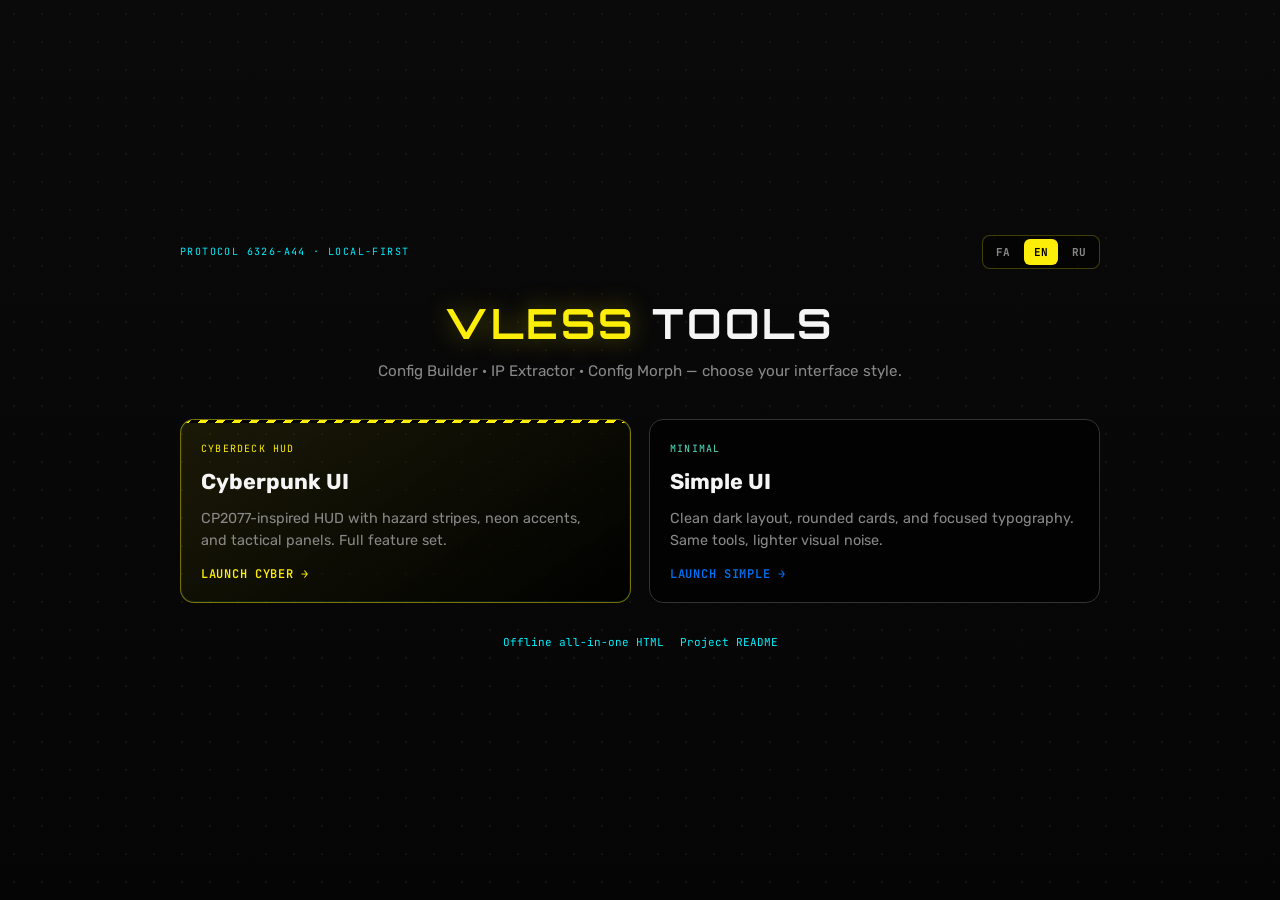
<file: index.html>
<!doctype html>
<html lang="en" dir="ltr">
<head>
  <meta charset="utf-8" />
  <meta name="viewport" content="width=device-width,initial-scale=1" />
  <title>VLESS Tools — Choose Theme</title>
  <meta name="description" content="VLESS config toolkit — Config Builder, IP Extractor, Config Morph. Pick CyberDeck or Simple UI." />
  <link rel="preconnect" href="https://fonts.googleapis.com">
  <link rel="preconnect" href="https://fonts.gstatic.com" crossorigin>
  <link href="https://fonts.googleapis.com/css2?family=Estedad:wght@500;700;800&family=JetBrains+Mono:wght@400;600&family=Orbitron:wght@700&family=Rubik:wght@400;500;600;700&display=swap" rel="stylesheet">
  <style>
    :root {
      --bg: #050505;
      --fg: #f5f5f5;
      --dim: #888;
      --yellow: #fcee09;
      --cyan: #00f0ff;
      --border: rgba(252, 238, 9, 0.25);
      --font: "Rubik", system-ui, sans-serif;
      --mono: "JetBrains Mono", monospace;
      --display: "Orbitron", "Rubik", sans-serif;
    }

    html[lang="fa"] { --font: "Estedad", "Rubik", system-ui, sans-serif; }

    *, *::before, *::after { box-sizing: border-box; }

    body {
      margin: 0;
      min-height: 100vh;
      font-family: var(--font);
      color: var(--fg);
      background: var(--bg);
      display: flex;
      flex-direction: column;
      align-items: center;
      justify-content: center;
      padding: 24px 16px 40px;
      background-image:
        radial-gradient(rgba(252, 238, 9, 0.06) 1px, transparent 1px),
        linear-gradient(180deg, #0a0a0a 0%, #050505 100%);
      background-size: 28px 28px, auto;
    }

    .wrap { width: min(920px, 100%); }

    .topbar {
      display: flex;
      justify-content: space-between;
      align-items: center;
      gap: 12px;
      margin-bottom: 28px;
      flex-wrap: wrap;
    }

    .lang-switch {
      display: flex;
      gap: 4px;
      border: 1px solid var(--border);
      border-radius: 8px;
      padding: 3px;
      background: rgba(0,0,0,0.5);
    }

    .lang-btn {
      border: none;
      background: transparent;
      color: var(--dim);
      font-family: var(--mono);
      font-size: 11px;
      font-weight: 700;
      padding: 6px 10px;
      border-radius: 6px;
      cursor: pointer;
    }

    .lang-btn.active { background: var(--yellow); color: #000; }

    .badge {
      font-family: var(--mono);
      font-size: 10px;
      letter-spacing: 0.14em;
      color: var(--cyan);
      text-transform: uppercase;
    }

    .hero { text-align: center; margin-bottom: 36px; }

    .hero h1 {
      font-family: var(--display);
      font-size: clamp(1.8rem, 5vw, 2.6rem);
      margin: 0 0 10px;
      letter-spacing: 0.08em;
      text-transform: uppercase;
    }

    .hero h1 em {
      font-style: normal;
      color: var(--yellow);
      text-shadow: 0 0 24px rgba(252, 238, 9, 0.35);
    }

    .hero p {
      margin: 0 auto;
      max-width: 560px;
      color: var(--dim);
      line-height: 1.6;
      font-size: 0.95rem;
    }

    .cards {
      display: grid;
      grid-template-columns: 1fr;
      gap: 18px;
    }

    @media (min-width: 720px) {
      .cards { grid-template-columns: 1fr 1fr; }
    }

    .card {
      position: relative;
      display: flex;
      flex-direction: column;
      gap: 14px;
      padding: 22px 20px 20px;
      border-radius: 14px;
      text-decoration: none;
      color: inherit;
      transition: transform 0.2s, box-shadow 0.2s, border-color 0.2s;
      overflow: hidden;
    }

    .card:hover { transform: translateY(-3px); }

    .card-cyber {
      border: 1px solid rgba(252, 238, 9, 0.45);
      background: linear-gradient(145deg, rgba(252, 238, 9, 0.08), rgba(0,0,0,0.85));
      box-shadow: inset 0 0 0 1px rgba(0, 240, 255, 0.08);
    }

    .card-cyber:hover {
      border-color: var(--yellow);
      box-shadow: 0 0 32px rgba(252, 238, 9, 0.15);
    }

    .card-cyber::before {
      content: "";
      position: absolute;
      inset: 0 auto auto 0;
      width: 100%;
      height: 3px;
      background: repeating-linear-gradient(-45deg, var(--yellow) 0 6px, #000 6px 12px);
    }

    .card-simple {
      border: 1px solid #333;
      background: rgba(0,0,0,0.65);
      backdrop-filter: blur(8px);
    }

    .card-simple:hover {
      border-color: #0070f3;
      box-shadow: 0 12px 40px rgba(0, 112, 243, 0.12);
    }

    .card-tag {
      font-family: var(--mono);
      font-size: 10px;
      letter-spacing: 0.12em;
      text-transform: uppercase;
      color: var(--dim);
    }

    .card-cyber .card-tag { color: var(--yellow); }
    .card-simple .card-tag { color: #50e3c2; }

    .card h2 {
      margin: 0;
      font-size: 1.35rem;
      font-weight: 700;
    }

    .card p {
      margin: 0;
      color: var(--dim);
      line-height: 1.55;
      font-size: 0.9rem;
      flex: 1;
    }

    .card-cta {
      display: inline-flex;
      align-items: center;
      gap: 8px;
      font-family: var(--mono);
      font-size: 12px;
      font-weight: 600;
      letter-spacing: 0.06em;
      text-transform: uppercase;
    }

    .card-cyber .card-cta { color: var(--yellow); }
    .card-simple .card-cta { color: #0070f3; }

    .footer-links {
      margin-top: 32px;
      text-align: center;
      font-family: var(--mono);
      font-size: 11px;
      color: var(--dim);
      display: flex;
      flex-wrap: wrap;
      justify-content: center;
      gap: 8px 16px;
    }

    .footer-links a { color: var(--cyan); text-decoration: none; }
    .footer-links a:hover { text-decoration: underline; }
  </style>
</head>
<body>
  <div class="wrap">
    <div class="topbar">
      <span class="badge" data-i18n="badge">Protocol 6326-A44 · Local-first</span>
      <div class="lang-switch" role="group" aria-label="Language">
        <button type="button" class="lang-btn" data-lang="fa">FA</button>
        <button type="button" class="lang-btn active" data-lang="en">EN</button>
        <button type="button" class="lang-btn" data-lang="ru">RU</button>
      </div>
    </div>

    <section class="hero">
      <h1><em>VLESS</em> <span data-i18n="title">TOOLS</span></h1>
      <p data-i18n="subtitle">Config Builder · IP Extractor · Config Morph — choose your interface style.</p>
    </section>

    <div class="cards">
      <a class="card card-cyber" href="vless-tools-cyber.html">
        <span class="card-tag" data-i18n="cyber.tag">CyberDeck HUD</span>
        <h2 data-i18n="cyber.title">Cyberpunk UI</h2>
        <p data-i18n="cyber.desc">CP2077-inspired HUD with hazard stripes, neon accents, and tactical panels. Full feature set.</p>
        <span class="card-cta" data-i18n="cyber.cta">Launch Cyber →</span>
      </a>

      <a class="card card-simple" href="vless-tools-simple.html">
        <span class="card-tag" data-i18n="simple.tag">Minimal</span>
        <h2 data-i18n="simple.title">Simple UI</h2>
        <p data-i18n="simple.desc">Clean dark layout, rounded cards, and focused typography. Same tools, lighter visual noise.</p>
        <span class="card-cta" data-i18n="simple.cta">Launch Simple →</span>
      </a>
    </div>

    <div class="footer-links">
      <a href="vless-tools-all-in-one.html" data-i18n="aio">Offline all-in-one HTML</a>
      <a href="README.md" data-i18n="github">Project README</a>
    </div>
  </div>

  <script>
    const I18N = {
      en: {
        badge: "Protocol 6326-A44 · Local-first",
        title: "TOOLS",
        subtitle: "Config Builder · IP Extractor · Config Morph — choose your interface style.",
        "cyber.tag": "CyberDeck HUD",
        "cyber.title": "Cyberpunk UI",
        "cyber.desc": "CP2077-inspired HUD with hazard stripes, neon accents, and tactical panels. Full feature set.",
        "cyber.cta": "Launch Cyber →",
        "simple.tag": "Minimal",
        "simple.title": "Simple UI",
        "simple.desc": "Clean dark layout, rounded cards, and focused typography. Same tools, lighter visual noise.",
        "simple.cta": "Launch Simple →",
        aio: "Offline all-in-one HTML",
        github: "Project README",
      },
      fa: {
        badge: "پروتکل 6326-A44 · پردازش محلی",
        title: "TOOLS",
        subtitle: "سازنده کانفیگ · استخراج IP · Morph کانفیگ — قالب رابط را انتخاب کنید.",
        "cyber.tag": "CyberDeck HUD",
        "cyber.title": "رابط سایبرپانک",
        "cyber.desc": "HUD الهام‌گرفته از CP2077 با خطوط هشدار، نئون و پنل‌های تاکتیکی. تمام قابلیت‌ها.",
        "cyber.cta": "ورود Cyber →",
        "simple.tag": "مینیمال",
        "simple.title": "رابط ساده",
        "simple.desc": "چیدمان تیره و تمیز، کارت‌های گرد و تایپوگرافی خوانا. همان ابزارها، UI سبک‌تر.",
        "simple.cta": "ورود Simple →",
        aio: "نسخه آفلاین all-in-one",
        github: "README پروژه",
      },
      ru: {
        badge: "Протокол 6326-A44 · Локально",
        title: "TOOLS",
        subtitle: "Генератор · IP Extractor · Morph — выберите стиль интерфейса.",
        "cyber.tag": "CyberDeck HUD",
        "cyber.title": "Киберпанк UI",
        "cyber.desc": "HUD в стиле CP2077: hazard-полосы, неон и тактические панели. Полный функционал.",
        "cyber.cta": "Открыть Cyber →",
        "simple.tag": "Минимализм",
        "simple.title": "Простой UI",
        "simple.desc": "Чистая тёмная вёрстка, скруглённые карточки и спокойная типографика. Те же инструменты.",
        "simple.cta": "Открыть Simple →",
        aio: "Автономный all-in-one HTML",
        github: "README проекта",
      },
    };

    const LANG_KEY = "vless-lang";
    let lang = "en";

    function t(key) {
      return (I18N[lang] && I18N[lang][key]) || I18N.en[key] || key;
    }

    function applyLang(code) {
      lang = I18N[code] ? code : "en";
      document.documentElement.lang = lang;
      document.documentElement.dir = lang === "fa" ? "rtl" : "ltr";
      document.querySelectorAll("[data-i18n]").forEach(el => {
        el.textContent = t(el.getAttribute("data-i18n"));
      });
      document.querySelectorAll(".lang-btn").forEach(btn => {
        btn.classList.toggle("active", btn.dataset.lang === lang);
      });
      try { localStorage.setItem(LANG_KEY, lang); } catch (_) {}
    }

    document.querySelectorAll(".lang-btn").forEach(btn => {
      btn.addEventListener("click", () => applyLang(btn.dataset.lang));
    });

    try { applyLang(localStorage.getItem(LANG_KEY) || "en"); }
    catch (_) { applyLang("en"); }
  </script>
</body>
</html>
</file>
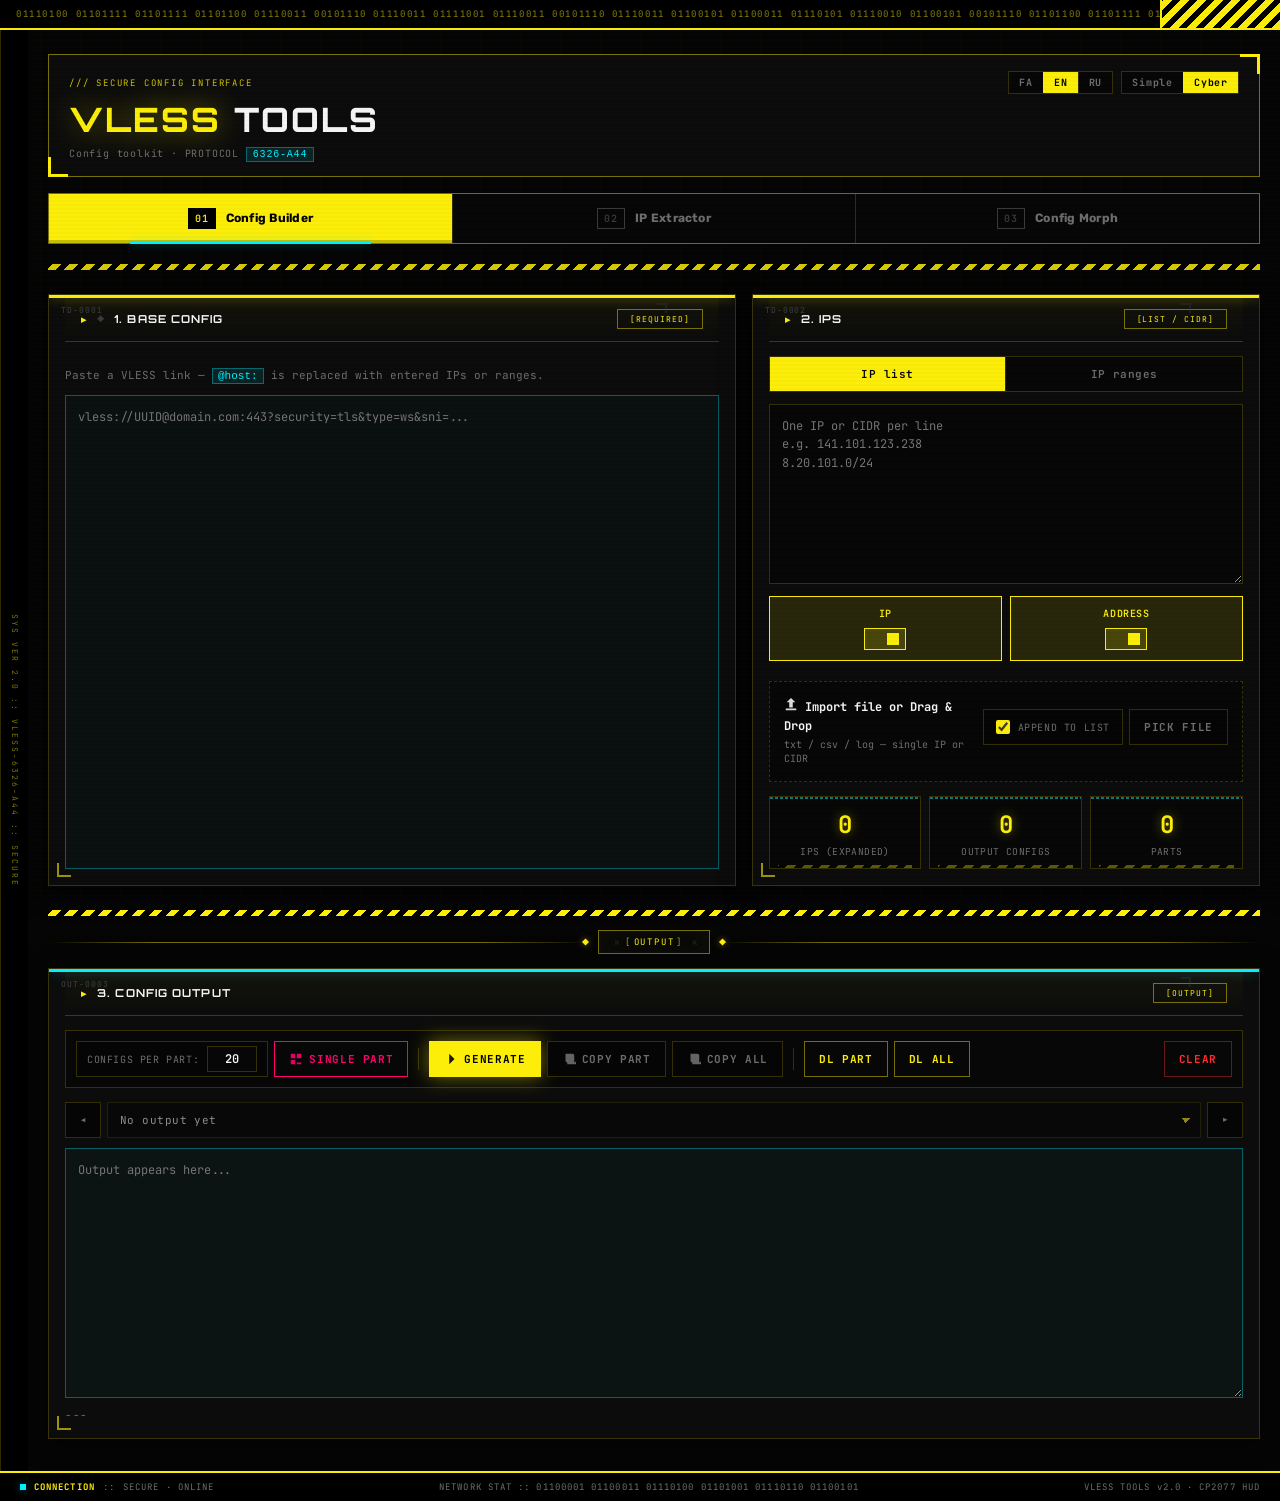
<file: vless-tools-all-in-one.html>
<!doctype html>
<html lang="en" dir="ltr">
<head>
  <meta charset="utf-8" />
  <meta name="viewport" content="width=device-width,initial-scale=1" />
  <title>VLESS Tools</title>
  <script>
    (function () {
      var theme = "cyber";
      try { theme = localStorage.getItem("vless-ui-theme") || "cyber"; } catch (_) {}
      document.documentElement.setAttribute("data-ui-theme", theme === "simple" ? "simple" : "cyber");
    })();
  </script>
  <link rel="preconnect" href="https://fonts.googleapis.com">
  <link rel="preconnect" href="https://fonts.gstatic.com" crossorigin>
  <link href="https://fonts.googleapis.com/css2?family=Estedad:wght@400;500;600;700;800&family=JetBrains+Mono:wght@400;500;600&family=Orbitron:wght@500;700;800&family=Rubik:wght@400;500;600;700&display=swap" rel="stylesheet">
  <style id="theme-cyber">/* ═══ VLESS Tools — CP2077 / CyberDeck HUD ═══ */html[data-ui-theme="cyber"] {
  --bg: #050505;
  --bg-2: #0a0a0a;
  --bg-panel: #0c0c0c;
  --bg-inset: #070707;
  --fg: #f5f5f5;
  --fg-dim: #6e6e6e;
  --fg-muted: #3a3a3a;
  --yellow: #fcee09;
  --yellow-dim: rgba(252, 238, 9, 0.12);
  --yellow-glow: rgba(252, 238, 9, 0.45);
  --cyan: #00f0ff;
  --cyan-dim: rgba(0, 240, 255, 0.1);
  --cyan-glow: rgba(0, 240, 255, 0.35);
  --magenta: #ff006e;
  --magenta-dim: rgba(255, 0, 110, 0.12);
  --red: #ff2d2d;
  --orange: #ff8c00;
  --purple: #b026ff;
  --success: #00f0ff;
  --error: #ff2d2d;
  --border-y: rgba(252, 238, 9, 0.45);
  --border-y-soft: rgba(252, 238, 9, 0.18);
  --border-c: rgba(0, 240, 255, 0.35);
  --font-sans: "Rubik", system-ui, sans-serif;
  --font-sans-fa: "Estedad", "Rubik", system-ui, sans-serif;
  --font-display: "Orbitron", "Rubik", sans-serif;
  --font-mono: "JetBrains Mono", "SFMono-Regular", Consolas, monospace;
  --hazard: repeating-linear-gradient(-45deg, var(--yellow) 0 6px, #000 6px 12px);
}html[data-ui-theme="cyber"][lang="fa"] {
  --font-sans: var(--font-sans-fa);
}html[data-ui-theme="cyber"][lang="fa"] .brand h1, html[data-ui-theme="cyber"][lang="fa"] .card-title {
  font-family: var(--font-sans-fa);
  letter-spacing: 0.02em;
  text-transform: none;
}html[data-ui-theme="cyber"] *, html[data-ui-theme="cyber"] *::before, html[data-ui-theme="cyber"] *::after { box-sizing: border-box; outline: none; }html[data-ui-theme="cyber"] { scroll-behavior: smooth; }html[data-ui-theme="cyber"] body {
  margin: 0;
  min-height: 100vh;
  background: var(--bg);
  color: var(--fg);
  font-family: var(--font-sans);
  overflow-x: hidden;
}/* ── System chrome ── */html[data-ui-theme="cyber"] .sys-top {
  position: sticky;
  top: 0;
  z-index: 100;
  display: grid;
  grid-template-columns: 1fr auto;
  align-items: stretch;
  border-bottom: 2px solid var(--yellow);
  background: #000;
}html[data-ui-theme="cyber"] .sys-top-inner {
  display: flex;
  align-items: center;
  gap: 16px;
  padding: 4px 16px;
  overflow: hidden;
  min-height: 28px;
}html[data-ui-theme="cyber"] .sys-binary {
  font-family: var(--font-mono);
  font-size: 9px;
  letter-spacing: 0.18em;
  color: var(--yellow);
  opacity: 0.55;
  white-space: nowrap;
  animation: binaryScroll 40s linear infinite;
}@keyframes binaryScroll {
  from { transform: translateX(0); }
  to { transform: translateX(-50%); }
}html[data-ui-theme="cyber"] .sys-top-tag {
  font-family: var(--font-mono);
  font-size: 9px;
  letter-spacing: 0.14em;
  color: var(--fg-dim);
  white-space: nowrap;
}html[data-ui-theme="cyber"] .sys-top-tag strong { color: var(--yellow); }html[data-ui-theme="cyber"] .sys-hazard {
  width: 120px;
  background: var(--hazard);
  border-left: 2px solid var(--yellow);
  flex-shrink: 0;
}html[data-ui-theme="cyber"] .sys-footer {
  border-top: 2px solid var(--yellow);
  background: #000;
  padding: 8px 20px;
  display: flex;
  flex-wrap: wrap;
  justify-content: space-between;
  align-items: center;
  gap: 8px 20px;
  font-family: var(--font-mono);
  font-size: 9px;
  letter-spacing: 0.12em;
  color: var(--fg-dim);
}html[data-ui-theme="cyber"] .sys-footer strong { color: var(--yellow); }html[data-ui-theme="cyber"] .sys-footer-status {
  display: flex;
  align-items: center;
  gap: 8px;
}html[data-ui-theme="cyber"] .sys-footer-status::before {
  content: "";
  width: 6px;
  height: 6px;
  background: var(--cyan);
  box-shadow: 0 0 8px var(--cyan-glow);
  animation: blink 2s ease infinite;
}@keyframes blink {
  0%, 100% { opacity: 1; }
  50% { opacity: 0.35; }
}/* ── App shell + rail ── */html[data-ui-theme="cyber"] .app-shell {
  display: flex;
  min-height: calc(100vh - 28px - 36px);
  position: relative;
}html[data-ui-theme="cyber"] .sys-rail {
  width: 28px;
  flex-shrink: 0;
  background: #000;
  border-left: 1px solid var(--border-y-soft);
  display: flex;
  align-items: center;
  justify-content: center;
  writing-mode: vertical-rl;
  text-orientation: mixed;
  font-family: var(--font-mono);
  font-size: 8px;
  letter-spacing: 0.25em;
  color: var(--fg-muted);
  padding: 20px 0;
  user-select: none;
}html[data-ui-theme="cyber"] .sys-rail span { color: var(--yellow); opacity: 0.5; }html[data-ui-theme="cyber"] body::before {
  content: "";
  position: fixed;
  inset: 0;
  pointer-events: none;
  z-index: 0;
  background:
    linear-gradient(rgba(252, 238, 9, 0.015) 1px, transparent 1px),
    linear-gradient(90deg, rgba(252, 238, 9, 0.015) 1px, transparent 1px);
  background-size: 40px 40px;
}html[data-ui-theme="cyber"] body::after {
  content: "";
  position: fixed;
  inset: 0;
  pointer-events: none;
  z-index: 9998;
  opacity: 0.035;
  background: repeating-linear-gradient(0deg, transparent, transparent 2px, rgba(0,0,0,0.5) 2px, rgba(0,0,0,0.5) 4px);
}html[data-ui-theme="cyber"] ::-webkit-scrollbar { width: 5px; height: 5px; }html[data-ui-theme="cyber"] ::-webkit-scrollbar-track { background: var(--bg); }html[data-ui-theme="cyber"] ::-webkit-scrollbar-thumb {
  background: var(--yellow);
  border: 1px solid #000;
}html[data-ui-theme="cyber"] .container {
  position: relative;
  z-index: 1;
  flex: 1;
  max-width: 1280px;
  margin: 0 auto;
  padding: 24px 20px 32px;
  width: 100%;
}/* ── Header ── */html[data-ui-theme="cyber"] header {
  margin-bottom: 24px;
  position: relative;
}html[data-ui-theme="cyber"] header::after {
  content: "";
  display: block;
  height: 6px;
  margin-top: 20px;
  background: var(--hazard);
  opacity: 0.85;
}html[data-ui-theme="cyber"] .brand {
  position: relative;
  padding: 16px 20px;
  border: 1px solid var(--border-y);
  background: var(--bg-panel);
}html[data-ui-theme="cyber"] .brand::before, html[data-ui-theme="cyber"] .brand::after {
  content: "";
  position: absolute;
  width: 20px;
  height: 20px;
  pointer-events: none;
}html[data-ui-theme="cyber"] .brand::before {
  top: -1px;
  right: -1px;
  border-top: 3px solid var(--yellow);
  border-right: 3px solid var(--yellow);
}html[data-ui-theme="cyber"] .brand::after {
  bottom: -1px;
  left: -1px;
  border-bottom: 3px solid var(--yellow);
  border-left: 3px solid var(--yellow);
}html[data-ui-theme="cyber"] .brand-kicker {
  font-family: var(--font-mono);
  font-size: 9px;
  letter-spacing: 0.2em;
  color: var(--yellow);
  margin-bottom: 0;
  opacity: 0.8;
}html[data-ui-theme="cyber"] .brand-top {
  display: flex;
  align-items: center;
  justify-content: space-between;
  gap: 12px;
  margin-bottom: 6px;
}html[data-ui-theme="cyber"] .lang-switch {
  display: flex;
  border: 1px solid var(--border-y-soft);
  background: var(--bg-inset);
}html[data-ui-theme="cyber"] .lang-btn {
  background: transparent;
  border: none;
  border-inline-start: 1px solid var(--border-y-soft);
  color: var(--fg-dim);
  font-family: var(--font-mono);
  font-size: 10px;
  font-weight: 700;
  letter-spacing: 0.08em;
  padding: 4px 10px;
  cursor: pointer;
  transition: all 0.18s;
}html[data-ui-theme="cyber"] .lang-btn:first-child { border-inline-start: none; }html[data-ui-theme="cyber"] .lang-btn:hover { color: var(--yellow); background: var(--yellow-dim); }html[data-ui-theme="cyber"] .lang-btn.active {
  color: #000;
  background: var(--yellow);
}html[data-ui-theme="cyber"] .header-actions {
  display: flex;
  gap: 8px;
  align-items: stretch;
  flex-wrap: wrap;
}html[data-ui-theme="cyber"] .theme-switch {
  display: flex;
  border: 1px solid var(--border-y-soft);
  background: var(--bg-inset);
}html[data-ui-theme="cyber"] .theme-btn {
  background: transparent;
  border: none;
  border-inline-start: 1px solid var(--border-y-soft);
  color: var(--fg-dim);
  font-family: var(--font-mono);
  font-size: 10px;
  font-weight: 700;
  letter-spacing: 0.08em;
  padding: 4px 10px;
  cursor: pointer;
  text-decoration: none;
  transition: all 0.18s;
}html[data-ui-theme="cyber"] .theme-switch .theme-btn:first-child { border-inline-start: none; }html[data-ui-theme="cyber"] .theme-btn:hover { color: var(--yellow); background: var(--yellow-dim); }html[data-ui-theme="cyber"] .theme-btn.active {
  color: #000;
  background: var(--yellow);
  pointer-events: none;
}html[data-ui-theme="cyber"] .brand h1 {
  font-family: var(--font-display);
  font-size: clamp(1.35rem, 3.5vw, 2.1rem);
  font-weight: 800;
  margin: 0;
  letter-spacing: 0.06em;
  text-transform: uppercase;
  color: var(--fg);
  line-height: 1.15;
}html[data-ui-theme="cyber"] .brand h1 em {
  font-style: normal;
  color: var(--yellow);
  text-shadow: 0 0 30px var(--yellow-glow);
}html[data-ui-theme="cyber"] .brand p {
  margin: 8px 0 0;
  font-family: var(--font-mono);
  font-size: 10px;
  letter-spacing: 0.08em;
  color: var(--fg-dim);
}html[data-ui-theme="cyber"] .brand p code {
  color: var(--cyan);
  background: var(--cyan-dim);
  padding: 1px 6px;
  border: 1px solid var(--border-c);
}/* ── Tabs ── */html[data-ui-theme="cyber"] .tabs-nav {
  display: flex;
  gap: 0;
  margin-top: 16px;
  border: 1px solid var(--border-y);
  background: var(--bg-inset);
}html[data-ui-theme="cyber"] .tab-btn {
  flex: 1;
  display: flex;
  align-items: center;
  justify-content: center;
  gap: 10px;
  background: transparent;
  border: none;
  border-left: 1px solid var(--border-y-soft);
  color: var(--fg-dim);
  padding: 14px 12px;
  font-family: var(--font-sans);
  font-weight: 700;
  font-size: 12px;
  cursor: pointer;
  transition: color 0.2s, background 0.2s, box-shadow 0.2s;
  position: relative;
}html[data-ui-theme="cyber"] .tab-btn:first-child { border-left: none; }html[data-ui-theme="cyber"] .tab-id {
  font-family: var(--font-mono);
  font-size: 10px;
  font-weight: 600;
  letter-spacing: 0.1em;
  padding: 3px 6px;
  border: 1px solid var(--fg-muted);
  color: var(--fg-muted);
  transition: all 0.2s;
}html[data-ui-theme="cyber"] .tab-label { letter-spacing: 0.02em; }html[data-ui-theme="cyber"] .tab-btn:hover {
  color: var(--yellow);
  background: var(--yellow-dim);
}html[data-ui-theme="cyber"] .tab-btn:hover .tab-id {
  border-color: var(--yellow);
  color: var(--yellow);
}html[data-ui-theme="cyber"] .tab-btn.active {
  color: #000;
  background: var(--yellow);
  box-shadow: inset 0 -3px 0 rgba(0,0,0,0.2);
}html[data-ui-theme="cyber"] .tab-btn.active .tab-id {
  background: #000;
  border-color: #000;
  color: var(--yellow);
}html[data-ui-theme="cyber"] .tab-btn.active::after {
  content: "";
  position: absolute;
  bottom: -1px;
  left: 20%;
  right: 20%;
  height: 3px;
  background: var(--cyan);
  box-shadow: 0 0 10px var(--cyan-glow);
}html[data-ui-theme="cyber"] .tab-content { display: none; animation: panelIn 0.3s ease; }html[data-ui-theme="cyber"] .tab-content.active { display: block; }@keyframes panelIn {
  from { opacity: 0; transform: translateY(6px); }
  to { opacity: 1; transform: translateY(0); }
}/* ── Grid ── */html[data-ui-theme="cyber"] .grid { display: grid; grid-template-columns: 1fr; gap: 16px; }@media (min-width: 900px){html[data-ui-theme="cyber"] .grid { grid-template-columns: 1.15fr 0.85fr; }}html[data-ui-theme="cyber"] .grid.generator-grid { align-items: stretch; }html[data-ui-theme="cyber"] .grid.generator-grid > .card { min-height: 420px; }/* ── Cards / HUD panels ── */html[data-ui-theme="cyber"] .card {
  position: relative;
  background: var(--bg-panel);
  border: 1px solid var(--border-y-soft);
  padding: 0 16px 16px;
  display: flex;
  flex-direction: column;
  box-shadow: 0 4px 24px rgba(0,0,0,0.6);
  min-width: 0;
  overflow: hidden;
}/* هدر تمام‌عرض داخل کارت — بدون overflow */html[data-ui-theme="cyber"] .card > .card-head {
  margin-inline: -16px;
}html[data-ui-theme="cyber"] .card::before {
  content: "";
  position: absolute;
  top: 0;
  left: 0;
  right: 0;
  height: 3px;
  background: var(--yellow);
  box-shadow: 0 0 12px var(--yellow-glow);
  pointer-events: none;
}html[data-ui-theme="cyber"] .card::after {
  content: "";
  position: absolute;
  width: 14px;
  height: 14px;
  bottom: 8px;
  inset-inline-start: 8px;
  border-bottom: 2px solid var(--yellow);
  border-inline-start: 2px solid var(--yellow);
  opacity: 0.6;
  pointer-events: none;
}html[data-ui-theme="cyber"] .panel-serial {
  position: absolute;
  top: 10px;
  inset-inline-start: 12px;
  font-family: var(--font-mono);
  font-size: 8px;
  font-weight: 500;
  letter-spacing: 0.12em;
  font-variant-numeric: tabular-nums;
  font-feature-settings: "zero" 0;
  color: var(--fg-muted);
  z-index: 2;
  pointer-events: none;
}html[data-ui-theme="cyber"] .card-head {
  display: flex;
  justify-content: space-between;
  align-items: center;
  padding: 14px 16px 12px;
  margin: 0 !important;
  border-bottom: 1px solid var(--border-y-soft);
  background: linear-gradient(180deg, rgba(252,238,9,0.04) 0%, transparent 100%);
  position: relative;
}html[data-ui-theme="cyber"] .card-head::before {
  content: "";
  position: absolute;
  top: 8px;
  inset-inline-end: 52px;
  width: 10px;
  height: 10px;
  border-top: 2px solid var(--fg-muted);
  border-inline-end: 2px solid var(--fg-muted);
  opacity: 0.35;
  pointer-events: none;
}html[data-ui-theme="cyber"] .card > .card-head + *:not(.panel-serial) {
  margin-top: 14px;
}html[data-ui-theme="cyber"] .card-stack { margin-top: 20px; }/* ── Textarea sizing ── */html[data-ui-theme="cyber"] textarea {
  display: block;
  max-width: 100%;
  box-sizing: border-box;
}html[data-ui-theme="cyber"] .area-xs { height: 90px; min-height: 90px; resize: vertical; margin-bottom: 12px; }html[data-ui-theme="cyber"] .area-sm { height: 140px; min-height: 140px; resize: vertical; }html[data-ui-theme="cyber"] .area-md { height: 180px; min-height: 180px; resize: vertical; }html[data-ui-theme="cyber"] .area-lg { height: 250px; min-height: 250px; resize: vertical; }html[data-ui-theme="cyber"] .area-xl { height: 280px; min-height: 280px; resize: vertical; }html[data-ui-theme="cyber"] .area-fill { flex: 1; min-height: 220px; height: 220px; resize: none; }html[data-ui-theme="cyber"] .card textarea, html[data-ui-theme="cyber"] .card select, html[data-ui-theme="cyber"] .card input:not([type="checkbox"]):not([type="range"]):not(.input-mini):not(.cdn-output-num) {
  width: 100%;
  max-width: 100%;
}html[data-ui-theme="cyber"] .card-title {
  font-weight: 700;
  display: flex;
  align-items: center;
  gap: 10px;
  font-family: var(--font-display);
  font-size: 11px;
  letter-spacing: 0.1em;
  text-transform: uppercase;
  color: var(--fg);
}html[data-ui-theme="cyber"] .card-title::before {
  content: "▸";
  color: var(--yellow);
  font-size: 10px;
}html[data-ui-theme="cyber"] .tag {
  font-size: 8px;
  padding: 4px 10px;
  background: transparent;
  color: var(--yellow);
  border: 1px solid var(--border-y);
  font-family: var(--font-mono);
  letter-spacing: 0.12em;
  text-transform: uppercase;
}html[data-ui-theme="cyber"] .tag::before { content: "["; margin-left: 2px; }html[data-ui-theme="cyber"] .tag::after { content: "]"; margin-right: 2px; }html[data-ui-theme="cyber"] .card-config .config-body {
  flex: 1;
  display: flex;
  flex-direction: column;
  min-height: 0;
  margin-top: 12px;
}html[data-ui-theme="cyber"] .config-hint {
  font-size: 11px;
  color: var(--fg-dim);
  margin-bottom: 10px;
  line-height: 1.6;
  font-family: var(--font-mono);
}html[data-ui-theme="cyber"] .config-hint code {
  color: var(--cyan);
  background: var(--cyan-dim);
  padding: 1px 5px;
  border: 1px solid var(--border-c);
}/* ── Inputs ── */html[data-ui-theme="cyber"] label { display: block; color: var(--fg-dim); font-size: 12px; margin-bottom: 8px; font-family: var(--font-mono); letter-spacing: 0.04em; }html[data-ui-theme="cyber"] textarea, html[data-ui-theme="cyber"] input:not([type="checkbox"]):not([type="range"]), html[data-ui-theme="cyber"] select {
  width: 100%;
  background: var(--bg-inset);
  border: 1px solid var(--border-y-soft);
  color: var(--fg);
  padding: 12px;
  font-family: var(--font-mono);
  font-size: 12px;
  transition: border-color 0.2s, box-shadow 0.2s;
}html[data-ui-theme="cyber"] textarea {
  resize: vertical;
  line-height: 1.55;
  word-break: break-all;
}html[data-ui-theme="cyber"] textarea:focus, html[data-ui-theme="cyber"] input:focus, html[data-ui-theme="cyber"] select:focus {
  border-color: var(--yellow);
  box-shadow: 0 0 0 1px var(--yellow-dim), inset 0 0 20px rgba(252,238,9,0.03);
}/* مخفی کردن فلش بالا/پایین input number */html[data-ui-theme="cyber"] input[type="number"] {
  -moz-appearance: textfield;
  appearance: textfield;
}html[data-ui-theme="cyber"] input[type="number"]::-webkit-outer-spin-button, html[data-ui-theme="cyber"] input[type="number"]::-webkit-inner-spin-button {
  -webkit-appearance: none;
  margin: 0;
}html[data-ui-theme="cyber"] #config {
  border-color: var(--border-c);
  color: var(--cyan);
  background: rgba(0, 240, 255, 0.02);
}html[data-ui-theme="cyber"] #config:focus {
  border-color: var(--cyan);
  box-shadow: 0 0 0 1px var(--cyan-dim), 0 0 20px rgba(0,240,255,0.08);
}html[data-ui-theme="cyber"] #out {
  border-color: var(--border-c);
  background: rgba(0, 240, 255, 0.03);
  color: var(--cyan);
}html[data-ui-theme="cyber"] #extOut {
  border-color: rgba(255, 0, 110, 0.35);
  background: var(--magenta-dim);
  color: #ffb3d9;
}html[data-ui-theme="cyber"] #extDiff {
  border-color: var(--border-y-soft);
  background: var(--yellow-dim);
  color: var(--yellow);
}html[data-ui-theme="cyber"] #morphOutput, html[data-ui-theme="cyber"] #spoofOutput {
  border-color: rgba(176, 38, 255, 0.35);
  background: rgba(176, 38, 255, 0.04);
}html[data-ui-theme="cyber"] #ips, html[data-ui-theme="cyber"] #ipRanges {
  flex: 1;
}html[data-ui-theme="cyber"] #ip-panel-list {
  gap: 12px;
}html[data-ui-theme="cyber"] #ip-panel-list .gen-host-filters {
  margin-top: 0;
  margin-bottom: 0;
}html[data-ui-theme="cyber"] #ip-panel-list .dropzone {
  margin-top: 0;
}html[data-ui-theme="cyber"] .card input.input-mini {
  width: 50px;
  flex-shrink: 0;
}/* ── IP subtabs ── */html[data-ui-theme="cyber"] .ip-subtabs {
  display: flex;
  gap: 0;
  margin-top: 12px;
  border: 1px solid var(--border-y-soft);
  background: var(--bg-inset);
}html[data-ui-theme="cyber"] .ip-subtab {
  flex: 1;
  background: transparent;
  border: none;
  border-left: 1px solid var(--border-y-soft);
  color: var(--fg-dim);
  padding: 10px;
  font-weight: 600;
  font-size: 11px;
  font-family: var(--font-mono);
  letter-spacing: 0.04em;
  cursor: pointer;
  transition: all 0.2s;
}html[data-ui-theme="cyber"] .ip-subtab:first-child { border-left: none; }html[data-ui-theme="cyber"] .ip-subtab:hover { color: var(--yellow); background: var(--yellow-dim); }html[data-ui-theme="cyber"] .ip-subtab.active {
  color: #000;
  background: var(--yellow);
}html[data-ui-theme="cyber"] .ip-panel { display: none; flex: 1; flex-direction: column; min-height: 0; margin-top: 12px; }html[data-ui-theme="cyber"] .ip-panel.active { display: flex; }/* ── CDN toolbar ── */html[data-ui-theme="cyber"] .cdn-toolbar {
  display: flex;
  flex-wrap: wrap;
  gap: 6px;
  margin-bottom: 10px;
}html[data-ui-theme="cyber"] .btn-cdn {
  flex: 1;
  min-width: 90px;
  height: 34px;
  font-size: 9px;
  font-weight: 700;
  letter-spacing: 0.1em;
  text-transform: uppercase;
  cursor: pointer;
  border: 1px solid var(--border-y-soft);
  background: var(--bg-inset);
  color: var(--fg-dim);
  font-family: var(--font-display);
  transition: all 0.2s;
}html[data-ui-theme="cyber"] .btn-cdn:hover { color: var(--fg); border-color: var(--yellow); }html[data-ui-theme="cyber"] .btn-cdn.cf:hover { border-color: #f38020; color: #f38020; }html[data-ui-theme="cyber"] .btn-cdn.fastly:hover { border-color: #ff0200; color: #ff0200; }html[data-ui-theme="cyber"] .btn-cdn.gcore:hover { border-color: #ff5722; color: #ff5722; }html[data-ui-theme="cyber"] .btn-shuffle {
  border-color: var(--yellow) !important;
  color: var(--yellow) !important;
  background: var(--yellow-dim) !important;
}html[data-ui-theme="cyber"] .btn-shuffle:hover {
  background: var(--yellow) !important;
  color: #000 !important;
}html[data-ui-theme="cyber"] .range-actions { display: flex; flex-wrap: wrap; gap: 8px; margin-bottom: 10px; }html[data-ui-theme="cyber"] .range-actions .btn-shuffle { width: 100%; }html[data-ui-theme="cyber"] .cdn-output-row { margin-bottom: 10px; }html[data-ui-theme="cyber"] .cdn-output-head {
  display: flex;
  align-items: center;
  justify-content: space-between;
  gap: 10px;
  margin-bottom: 8px;
}html[data-ui-theme="cyber"] .cdn-output-head label {
  margin: 0;
  font-size: 10px;
  color: var(--fg-dim);
  text-transform: uppercase;
}html[data-ui-theme="cyber"] .cdn-output-num {
  width: 90px;
  padding: 8px;
  font-size: 13px;
  text-align: center;
  border-color: var(--border-y);
  color: var(--yellow);
}html[data-ui-theme="cyber"] .cdn-output-row input[type="range"] {
  -webkit-appearance: none;
  appearance: none;
  width: 100%;
  height: 6px;
  background: var(--bg-inset);
  border: 1px solid var(--border-y-soft);
  padding: 0;
  cursor: pointer;
}html[data-ui-theme="cyber"] .cdn-output-row input[type="range"]::-webkit-slider-thumb {
  -webkit-appearance: none;
  width: 16px;
  height: 16px;
  background: var(--yellow);
  border: 2px solid #000;
  cursor: pointer;
  clip-path: polygon(50% 0%, 100% 50%, 50% 100%, 0% 50%);
}html[data-ui-theme="cyber"] .cdn-output-row input[type="range"]::-moz-range-thumb {
  width: 16px;
  height: 16px;
  background: var(--yellow);
  border: 2px solid #000;
  cursor: pointer;
}html[data-ui-theme="cyber"] .range-hint {
  font-size: 10px;
  color: var(--fg-dim);
  margin-bottom: 8px;
  line-height: 1.55;
  font-family: var(--font-mono);
}/* ── Metrics (diamond HUD style) ── */html[data-ui-theme="cyber"] .metrics {
  display: grid;
  grid-template-columns: repeat(3, 1fr);
  gap: 8px;
  margin-top: 14px;
}html[data-ui-theme="cyber"] .metric {
  background: var(--bg-inset);
  border: 1px solid var(--border-y-soft);
  padding: 14px 8px 10px;
  text-align: center;
  position: relative;
  overflow: hidden;
}html[data-ui-theme="cyber"] .metric::before {
  content: "";
  position: absolute;
  top: 0;
  left: 0;
  right: 0;
  height: 2px;
  background: repeating-linear-gradient(90deg, var(--cyan) 0 3px, transparent 3px 5px);
  opacity: 0.5;
}html[data-ui-theme="cyber"] .metric::after {
  content: "";
  position: absolute;
  bottom: 0;
  left: 8px;
  right: 8px;
  height: 3px;
  background: var(--hazard);
  opacity: 0.35;
}html[data-ui-theme="cyber"] .metric-val {
  font-size: 1.5rem;
  font-weight: 700;
  color: var(--yellow);
  font-family: var(--font-mono);
  font-variant-numeric: tabular-nums;
  font-feature-settings: "zero" 0;
  text-shadow: 0 0 12px var(--yellow-glow);
  line-height: 1.2;
}html[data-ui-theme="cyber"] .metric-lbl {
  font-size: 0.6rem;
  color: var(--fg-dim);
  margin-top: 6px;
  font-family: var(--font-mono);
  letter-spacing: 0.04em;
  text-transform: uppercase;
}html[data-ui-theme="cyber"] .metrics-ext-input {
  grid-template-columns: repeat(2, 1fr);
}html[data-ui-theme="cyber"] .metrics-ext-input.show-ws-filter {
  grid-template-columns: repeat(3, 1fr);
}html[data-ui-theme="cyber"] #extFilterMetricWrap[hidden] {
  display: none !important;
}/* ── Toolbar ── */html[data-ui-theme="cyber"] .toolbar {
  display: flex;
  flex-wrap: wrap;
  gap: 6px;
  align-items: center;
  margin-bottom: 14px;
  background: var(--bg-inset);
  padding: 10px;
  border: 1px solid var(--border-y-soft);
}html[data-ui-theme="cyber"] .control-group {
  display: inline-flex;
  align-items: center;
  gap: 8px;
  height: 36px;
  padding: 0 10px;
  background: var(--bg);
  border: 1px solid var(--border-y-soft);
  font-family: var(--font-mono);
}html[data-ui-theme="cyber"] .control-group label {
  margin: 0;
  font-size: 10px;
  letter-spacing: 0.06em;
  text-transform: uppercase;
  color: var(--fg-dim);
  white-space: nowrap;
}html[data-ui-theme="cyber"] .input-mini {
  width: 50px;
  height: 26px;
  padding: 0 13px 0 11px;
  text-align: center;
  background: var(--bg-inset);
  border: 1px solid var(--border-y-soft);
  color: var(--yellow);
  font-family: var(--font-mono);
  font-size: 12px;
  font-weight: 600;
  font-variant-numeric: tabular-nums;
  font-feature-settings: "zero" 0;
}html[data-ui-theme="cyber"] .input-mini:focus {
  border-color: var(--yellow);
  box-shadow: 0 0 0 1px var(--yellow-dim);
}html[data-ui-theme="cyber"] .vertical-separator {
  width: 1px;
  height: 22px;
  background: var(--border-y-soft);
  margin: 0 4px;
}html[data-ui-theme="cyber"] .spacer-div { flex-grow: 1; }/* ── Buttons ── */html[data-ui-theme="cyber"] .btn {
  cursor: pointer;
  display: inline-flex;
  align-items: center;
  justify-content: center;
  padding: 0 14px;
  height: 36px;
  font-weight: 700;
  font-size: 11px;
  letter-spacing: 0.06em;
  text-transform: uppercase;
  transition: all 0.18s;
  border: 1px solid transparent;
  font-family: var(--font-mono);
  gap: 6px;
  white-space: nowrap;
}html[data-ui-theme="cyber"] .btn-block { width: 100%; }html[data-ui-theme="cyber"] .btn-flex { flex: 1; }html[data-ui-theme="cyber"] .btn-morph { margin-bottom: 15px; }html[data-ui-theme="cyber"] .toolbar-block {
  margin-top: 10px;
  margin-bottom: 14px;
}html[data-ui-theme="cyber"] .ico {
  width: 14px;
  height: 14px;
  flex-shrink: 0;
  opacity: 0.9;
}html[data-ui-theme="cyber"] .btn-secondary {
  background: var(--bg);
  color: var(--fg-dim);
  border-color: var(--border-y-soft);
}html[data-ui-theme="cyber"] .btn-secondary:hover {
  color: var(--yellow);
  border-color: var(--yellow);
  background: var(--yellow-dim);
}html[data-ui-theme="cyber"] .btn-blue {
  background: var(--yellow);
  color: #000;
  border-color: var(--yellow);
  box-shadow: 0 0 20px var(--yellow-glow);
}html[data-ui-theme="cyber"] .btn-blue:hover {
  background: #fff;
  border-color: #fff;
  box-shadow: 0 0 28px rgba(255,255,255,0.3);
}html[data-ui-theme="cyber"] .btn-purple {
  background: transparent;
  color: var(--magenta);
  border-color: var(--magenta);
}html[data-ui-theme="cyber"] .btn-purple:hover {
  background: var(--magenta);
  color: #fff;
  box-shadow: 0 0 20px rgba(255,0,110,0.4);
}html[data-ui-theme="cyber"] .btn-gold {
  background: transparent;
  color: var(--yellow);
  border-color: var(--border-y);
}html[data-ui-theme="cyber"] .btn-gold:hover {
  background: var(--yellow);
  color: #000;
}html[data-ui-theme="cyber"] .btn-danger {
  color: var(--red);
  background: transparent;
  border-color: rgba(255,45,45,0.4);
}html[data-ui-theme="cyber"] .btn-danger:hover {
  background: var(--red);
  color: #fff;
}html[data-ui-theme="cyber"] .btn-nav {
  min-width: 36px;
  width: 36px;
  height: 36px;
  padding: 0;
  font-size: 14px;
}html[data-ui-theme="cyber"] .status-dot {
  width: 7px;
  height: 7px;
  background: var(--fg-muted);
  display: inline-block;
  clip-path: polygon(50% 0%, 100% 50%, 50% 100%, 0% 50%);
}html[data-ui-theme="cyber"] .status-dot.ok {
  background: var(--cyan);
  box-shadow: 0 0 10px var(--cyan-glow);
  animation: pulseDot 2s ease infinite;
}@keyframes pulseDot {
  0%, 100% { opacity: 1; }
  50% { opacity: 0.4; }
}html[data-ui-theme="cyber"] .action-bar { display: flex; justify-content: space-between; align-items: center; margin-top: 10px; }/* ── Toast notification (bottom cyber bar) ── */html[data-ui-theme="cyber"] .toast-host {
  position: fixed;
  inset-inline: 0;
  bottom: 42px;
  z-index: 10001;
  display: flex;
  justify-content: center;
  padding: 0 16px;
  pointer-events: none;
}html[data-ui-theme="cyber"] .toast {
  pointer-events: auto;
  display: flex;
  align-items: center;
  gap: 12px;
  width: min(540px, 100%);
  min-height: 48px;
  padding: 12px 16px 12px 14px;
  background: rgba(7, 7, 7, 0.96);
  border: 1px solid var(--border-y-soft);
  border-inline-start: 3px solid var(--yellow);
  box-shadow:
    0 -8px 40px rgba(0, 0, 0, 0.65),
    0 0 24px rgba(252, 238, 9, 0.08);
  font-family: var(--font-mono);
  font-size: 12px;
  letter-spacing: 0.03em;
  color: var(--fg);
  opacity: 0;
  transform: translateY(calc(100% + 24px));
  transition:
    transform 0.38s cubic-bezier(0.22, 1, 0.36, 1),
    opacity 0.32s ease;
  position: relative;
  overflow: hidden;
  backdrop-filter: blur(8px);
}html[data-ui-theme="cyber"] .toast-accent {
  position: absolute;
  bottom: 0;
  left: 0;
  right: 0;
  height: 4px;
  background: var(--hazard);
  opacity: 0.75;
  pointer-events: none;
}html[data-ui-theme="cyber"] .toast::before {
  content: "";
  position: absolute;
  top: 0;
  left: 0;
  right: 0;
  height: 2px;
  background: linear-gradient(90deg, transparent, var(--yellow), transparent);
  opacity: 0.55;
  pointer-events: none;
}html[data-ui-theme="cyber"] .toast.visible {
  opacity: 1;
  transform: translateY(0);
}html[data-ui-theme="cyber"] .toast-icon {
  flex-shrink: 0;
  width: 26px;
  height: 26px;
  display: flex;
  align-items: center;
  justify-content: center;
  font-size: 13px;
  font-weight: 800;
  color: #000;
  background: var(--yellow);
  border: 1px solid var(--yellow);
  box-shadow: 0 0 12px var(--yellow-glow);
}html[data-ui-theme="cyber"] .toast-text {
  flex: 1;
  line-height: 1.45;
  min-width: 0;
  word-break: break-word;
}html[data-ui-theme="cyber"] .toast-tag {
  flex-shrink: 0;
  font-size: 8px;
  letter-spacing: 0.22em;
  color: var(--fg-muted);
  opacity: 0.7;
  padding-inline-start: 8px;
  border-inline-start: 1px solid var(--border-y-soft);
}html[data-ui-theme="cyber"] .toast--success {
  border-inline-start-color: var(--cyan);
  color: #d4fffb;
}html[data-ui-theme="cyber"] .toast--success .toast-icon {
  background: var(--cyan);
  border-color: var(--cyan);
  color: #000;
  box-shadow: 0 0 14px var(--cyan-glow);
}html[data-ui-theme="cyber"] .toast--success::before {
  background: linear-gradient(90deg, transparent, var(--cyan), transparent);
}html[data-ui-theme="cyber"] .toast--warn {
  border-inline-start-color: var(--yellow);
  color: #fff9c4;
}html[data-ui-theme="cyber"] .toast--warn .toast-icon {
  background: var(--yellow);
  border-color: var(--yellow);
  color: #000;
}html[data-ui-theme="cyber"] .toast--error {
  border-inline-start-color: var(--red);
  color: #ffd4d4;
}html[data-ui-theme="cyber"] .toast--error .toast-icon {
  background: var(--red);
  border-color: var(--red);
  color: #fff;
  box-shadow: 0 0 14px rgba(255, 45, 45, 0.45);
}html[data-ui-theme="cyber"] .toast--error::before {
  background: linear-gradient(90deg, transparent, var(--red), transparent);
}html[data-ui-theme="cyber"] .toast--error .toast-accent {
  background: repeating-linear-gradient(-45deg, var(--red) 0 6px, #000 6px 12px);
}html[data-ui-theme="cyber"] .toast--info {
  border-inline-start-color: var(--cyan);
}html[data-ui-theme="cyber"] .toast--info .toast-icon {
  background: transparent;
  color: var(--cyan);
  border-color: var(--cyan);
  box-shadow: 0 0 10px var(--cyan-glow);
  animation: toastPulse 1.2s ease infinite;
}@keyframes toastPulse {
  0%, 100% { opacity: 1; }
  50% { opacity: 0.45; }
}@media (max-width: 768px){html[data-ui-theme="cyber"] .toast-host { bottom: 56px; padding: 0 10px; }html[data-ui-theme="cyber"] .toast { min-height: 44px; padding: 10px 12px; font-size: 11px; }html[data-ui-theme="cyber"] .toast-tag { display: none; }}html[data-ui-theme="cyber"] .part-info {
  font-size: 11px;
  color: var(--fg-dim);
  font-family: var(--font-mono);
  letter-spacing: 0.06em;
}/* ── Dropzone ── */html[data-ui-theme="cyber"] .dropzone {
  margin-top: 12px;
  border: 1px dashed var(--border-y-soft);
  padding: 14px;
  background: var(--bg-inset);
  display: flex;
  align-items: center;
  justify-content: space-between;
  gap: 10px;
  transition: 0.2s;
  user-select: none;
}html[data-ui-theme="cyber"] .dropzone strong { font-size: 12px; color: var(--fg); font-family: var(--font-mono); }html[data-ui-theme="cyber"] .dropzone small { color: var(--fg-dim); display: block; margin-top: 4px; font-size: 10px; line-height: 1.45; font-family: var(--font-mono); }html[data-ui-theme="cyber"] .dropzone.dragover { border-color: var(--yellow); background: var(--yellow-dim); }html[data-ui-theme="cyber"] .drop-actions {
  display: flex;
  gap: 6px;
  align-items: flex-start;
  flex-wrap: wrap;
  justify-content: flex-end;
}html[data-ui-theme="cyber"] .drop-actions .btn, html[data-ui-theme="cyber"] .drop-actions .toggle {
  height: 36px;
  flex-shrink: 0;
}html[data-ui-theme="cyber"] .toggle {
  display: inline-flex;
  align-items: center;
  gap: 8px;
  height: 36px;
  padding: 0 12px;
  font-size: 10px;
  letter-spacing: 0.06em;
  text-transform: uppercase;
  color: var(--fg-dim);
  background: var(--bg);
  border: 1px solid var(--border-y-soft);
  cursor: pointer;
  white-space: nowrap;
  font-family: var(--font-mono);
  transition: border-color 0.18s, color 0.18s, background 0.18s;
}html[data-ui-theme="cyber"] .toggle:hover {
  border-color: var(--yellow);
  color: var(--yellow);
  background: var(--yellow-dim);
}html[data-ui-theme="cyber"] .toggle input {
  accent-color: var(--yellow);
  width: 14px;
  height: 14px;
  margin: 0;
  flex-shrink: 0;
}html[data-ui-theme="cyber"] #ipFile { display: none; }/* ── Switches ── */html[data-ui-theme="cyber"] .extract-switches {
  display: flex;
  flex-wrap: wrap;
  gap: 8px;
  margin-top: 0;
  margin-bottom: 14px;
  justify-content: center;
  clear: both;
}html[data-ui-theme="cyber"] .extract-filter {
  margin-bottom: 14px;
  display: block;
  clear: both;
}html[data-ui-theme="cyber"] .extract-filter + .extract-switches {
  margin-top: 0;
}html[data-ui-theme="cyber"] .switch-item {
  flex: 1;
  min-width: 100px;
  display: flex;
  flex-direction: column;
  align-items: center;
  gap: 8px;
  padding: 10px 12px;
  background: var(--bg-inset);
  border: 1px solid var(--border-y-soft);
  cursor: pointer;
  user-select: none;
  transition: border-color 0.2s, background 0.2s;
}html[data-ui-theme="cyber"] .switch-item:hover { border-color: var(--border-y); }html[data-ui-theme="cyber"] .switch-item:has(input:checked) {
  border-color: var(--yellow);
  background: var(--yellow-dim);
}html[data-ui-theme="cyber"] .switch-item .switch-label {
  font-size: 10px;
  font-weight: 600;
  color: var(--fg-dim);
  transition: color 0.2s;
  font-family: var(--font-mono);
  letter-spacing: 0.06em;
  text-transform: uppercase;
}html[data-ui-theme="cyber"] .switch-item:has(input:checked) .switch-label { color: var(--yellow); }html[data-ui-theme="cyber"] .extract-filter .switch-item {
  flex-direction: row;
  justify-content: space-between;
  width: 100%;
}html[data-ui-theme="cyber"] .extract-filter .switch-item:has(input:checked) {
  border-color: var(--magenta);
  background: var(--magenta-dim);
}html[data-ui-theme="cyber"] .extract-filter .switch-item:has(input:checked) .switch-label { color: var(--magenta); }html[data-ui-theme="cyber"] .extract-filter .switch input:checked + .switch-slider {
  background: var(--magenta);
}html[data-ui-theme="cyber"] .ext-cidr-switch { margin-top: 12px; margin-bottom: 0; }html[data-ui-theme="cyber"] .ext-cidr-switch .switch-item:has(input:checked) {
  border-color: var(--yellow);
  background: var(--yellow-dim);
}html[data-ui-theme="cyber"] .ext-cidr-switch .switch-item:has(input:checked) .switch-label { color: var(--yellow); }html[data-ui-theme="cyber"] .ext-cidr-switch .switch input:checked + .switch-slider { background: var(--yellow); }html[data-ui-theme="cyber"] .switch {
  position: relative;
  display: inline-block;
  width: 42px;
  height: 22px;
  flex-shrink: 0;
}html[data-ui-theme="cyber"] .switch input {
  opacity: 0;
  width: 0;
  height: 0;
  position: absolute;
}html[data-ui-theme="cyber"] .switch-slider {
  position: absolute;
  inset: 0;
  background: var(--bg);
  transition: background 0.25s;
  cursor: pointer;
  border: 1px solid var(--border-y-soft);
}html[data-ui-theme="cyber"] .switch-slider::before {
  content: "";
  position: absolute;
  width: 12px;
  height: 12px;
  left: 4px;
  top: 50%;
  transform: translateY(-50%);
  background: var(--fg-dim);
  transition: transform 0.25s, background 0.25s;
}html[data-ui-theme="cyber"] .switch input:checked + .switch-slider {
  background: rgba(252, 238, 9, 0.15);
  border-color: var(--yellow);
}html[data-ui-theme="cyber"] .switch input:checked + .switch-slider::before {
  transform: translate(18px, -50%);
  background: var(--yellow);
}html[data-ui-theme="cyber"] .info-box {
  background: var(--cyan-dim);
  border: 1px solid var(--border-c);
  border-right: 3px solid var(--cyan);
  padding: 12px 14px;
  font-size: 11px;
  color: var(--fg-dim);
  margin-bottom: 14px;
  line-height: 1.65;
  font-family: var(--font-mono);
}html[data-ui-theme="cyber"] .info-box strong { color: var(--cyan); }html[data-ui-theme="cyber"] #btnExtract {
  white-space: normal;
  line-height: 1.4;
  min-height: 38px;
  height: auto;
  padding: 10px 12px;
}html[data-ui-theme="cyber"] #morphAddrFields { margin-bottom: 14px; }html[data-ui-theme="cyber"] .spoof-fields {
  display: grid;
  grid-template-columns: 1fr 1fr;
  gap: 12px;
  margin-bottom: 14px;
}html[data-ui-theme="cyber"] .dropzone-text { min-width: 0; flex: 1; }html[data-ui-theme="cyber"] .spoof-field label { font-size: 11px; font-weight: 600; }html[data-ui-theme="cyber"] .spoof-field input { font-family: var(--font-mono); }html[data-ui-theme="cyber"] .sni-host-switch { margin-bottom: 14px; }html[data-ui-theme="cyber"] .sni-host-switch .switch-item {
  flex-direction: row;
  justify-content: space-between;
  width: 100%;
  padding: 12px 14px;
}html[data-ui-theme="cyber"] .sni-host-switch .switch-label code {
  color: var(--cyan);
  font-family: var(--font-mono);
  font-size: 10px;
}html[data-ui-theme="cyber"] .morph-spoof-bar { margin-bottom: 14px; }html[data-ui-theme="cyber"] .morph-spoof-bar .switch-item {
  flex-direction: row;
  justify-content: space-between;
  width: 100%;
  padding: 14px 16px;
}html[data-ui-theme="cyber"] .morph-spoof-bar .switch-item:has(input:checked) {
  border-color: var(--purple);
  background: rgba(176, 38, 255, 0.08);
}html[data-ui-theme="cyber"] .morph-spoof-bar .switch-item:has(input:checked) .switch-label { color: var(--purple); }html[data-ui-theme="cyber"] .morph-spoof-bar .switch-label small {
  display: block;
  font-size: 9px;
  font-weight: 400;
  color: var(--fg-dim);
  margin-top: 3px;
  text-transform: none;
}html[data-ui-theme="cyber"] .morph-spoof-bar .switch input:checked + .switch-slider { background: var(--purple); }html[data-ui-theme="cyber"] .morph-switch-grid {
  display: grid;
  grid-template-columns: repeat(3, 1fr);
  gap: 8px;
  margin-bottom: 14px;
}html[data-ui-theme="cyber"] .morph-panel { display: none; }html[data-ui-theme="cyber"] .morph-panel.active { display: block; }/* ── Output divider (hazard + HUD rail) ── */html[data-ui-theme="cyber"] .hud-divider {
  margin-top: 24px;
  position: relative;
}html[data-ui-theme="cyber"] .hud-divider::before {
  content: "";
  display: block;
  height: 6px;
  margin-bottom: 14px;
  background: var(--hazard);
}html[data-ui-theme="cyber"] .hud-rail {
  display: flex;
  align-items: center;
  gap: 10px;
  margin-bottom: 14px;
}html[data-ui-theme="cyber"] .hud-rail-line {
  flex: 1;
  height: 1px;
  background: linear-gradient(90deg, transparent, var(--border-y) 20%, var(--border-y) 80%, transparent);
  position: relative;
}html[data-ui-theme="cyber"] .hud-rail-line:first-child::after {
  content: "";
  position: absolute;
  top: 50%;
  inset-inline-end: 0;
  width: 5px;
  height: 5px;
  background: var(--yellow);
  transform: translateY(-50%) rotate(45deg);
  box-shadow: 0 0 6px var(--yellow-glow);
}html[data-ui-theme="cyber"] .hud-rail-line:last-child::before {
  content: "";
  position: absolute;
  top: 50%;
  inset-inline-start: 0;
  width: 5px;
  height: 5px;
  background: var(--yellow);
  transform: translateY(-50%) rotate(45deg);
  box-shadow: 0 0 6px var(--yellow-glow);
}html[data-ui-theme="cyber"] .hud-rail-badge {
  display: inline-flex;
  align-items: center;
  gap: 8px;
  padding: 5px 14px;
  border: 1px solid var(--border-y);
  background: var(--bg-inset);
  font-family: var(--font-mono);
  font-size: 9px;
  letter-spacing: 0.2em;
  text-transform: uppercase;
  color: var(--yellow);
  white-space: nowrap;
  box-shadow: inset 0 0 20px rgba(252, 238, 9, 0.04);
}html[data-ui-theme="cyber"] .hud-rail-chevron {
  color: var(--fg-muted);
  font-size: 9px;
  letter-spacing: -3px;
  opacity: 0.65;
}html[data-ui-theme="cyber"] .hud-rail-tag::before { content: "["; margin-inline-end: 2px; opacity: 0.6; }html[data-ui-theme="cyber"] .hud-rail-tag::after { content: "]"; margin-inline-start: 2px; opacity: 0.6; }html[data-ui-theme="cyber"] .hud-divider .card::before { background: var(--cyan); box-shadow: 0 0 12px var(--cyan-glow); }html[data-ui-theme="cyber"] .part-nav {
  display: flex;
  gap: 6px;
  align-items: stretch;
  margin-bottom: 10px;
}html[data-ui-theme="cyber"] .part-nav select {
  flex: 1;
  height: 36px;
  padding: 0 12px;
  font-family: var(--font-mono);
  font-size: 11px;
  letter-spacing: 0.04em;
  background: var(--bg-inset);
  border: 1px solid var(--border-y-soft);
  color: var(--fg);
  cursor: pointer;
  appearance: none;
  background-image: linear-gradient(45deg, transparent 50%, var(--yellow) 50%), linear-gradient(135deg, var(--yellow) 50%, transparent 50%);
  background-position: calc(100% - 14px) 50%, calc(100% - 9px) 50%;
  background-size: 5px 5px, 5px 5px;
  background-repeat: no-repeat;
  padding-inline-end: 28px;
}html[data-ui-theme="cyber"] .part-nav select:focus {
  border-color: var(--yellow);
  box-shadow: 0 0 0 1px var(--yellow-dim);
}html[data-ui-theme="cyber"] .part-nav select:disabled {
  opacity: 0.55;
  cursor: not-allowed;
}html[data-ui-theme="cyber"] .part-nav .btn-nav {
  width: 36px;
  min-width: 36px;
  height: 36px;
  padding: 0;
  font-size: 14px;
  flex-shrink: 0;
}/* ── Responsive ── */@media (max-width: 768px){html[data-ui-theme="cyber"] .sys-rail { display: none; }html[data-ui-theme="cyber"] .sys-hazard { width: 60px; }html[data-ui-theme="cyber"] .tabs-nav { flex-direction: column; }html[data-ui-theme="cyber"] .tab-btn { border-left: none; border-top: 1px solid var(--border-y-soft); }html[data-ui-theme="cyber"] .tab-btn:first-child { border-top: none; }html[data-ui-theme="cyber"] .toolbar { flex-direction: column; align-items: stretch; }html[data-ui-theme="cyber"] .control-group { width: 100%; justify-content: space-between; height: 42px; }html[data-ui-theme="cyber"] .vertical-separator, html[data-ui-theme="cyber"] .spacer-div { display: none; }html[data-ui-theme="cyber"] .toolbar .btn { width: 100%; height: 42px; }html[data-ui-theme="cyber"] .extract-switches { flex-direction: column; }html[data-ui-theme="cyber"] .switch-item { flex-direction: row !important; justify-content: space-between; width: 100%; }html[data-ui-theme="cyber"] .dropzone { flex-direction: column; align-items: stretch; }html[data-ui-theme="cyber"] .drop-actions { justify-content: space-between; }html[data-ui-theme="cyber"] .drop-actions .btn { width: 100%; }html[data-ui-theme="cyber"] .morph-switch-grid { grid-template-columns: 1fr; }html[data-ui-theme="cyber"] .metrics { grid-template-columns: 1fr; }}html[data-ui-theme="cyber"] .gen-host-filters {
  margin-top: 12px;
  margin-bottom: 0;
}
html[data-ui-theme="cyber"] .site-footer { display: none !important; }
</style>
  <style id="theme-simple">html[data-ui-theme="simple"] {
      --bg: #000000;
      --fg: #ffffff;
      --accents-1: #111111;
      --accents-2: #333333;
      --accents-3: #444444;
      --accents-4: #666666;
      --accents-5: #888888;

      --border: #333333;
      --success: #0070f3;
      --error: #e00;
      --cyan: #50e3c2;
      --purple: #7928ca;
      --gold: #f5a623;

      --font-sans: "Rubik", -apple-system, BlinkMacSystemFont, "Segoe UI", Roboto, sans-serif;
      --font-mono: "JetBrains Mono", "SFMono-Regular", Consolas, monospace;
      --radius: 8px;
    }html[data-ui-theme="simple"] * { box-sizing: border-box; outline: none; }html[data-ui-theme="simple"] body {
      margin: 0;
      background-color: var(--bg);
      color: var(--fg);
      font-family: var(--font-sans);
      min-height: 100vh;
      display: flex;
      flex-direction: column;
      overflow-x: hidden;
      background-image: radial-gradient(var(--accents-2) 1px, transparent 1px);
      background-size: 32px 32px;
    }html[data-ui-theme="simple"] ::-webkit-scrollbar { width: 8px; height: 8px; }html[data-ui-theme="simple"] ::-webkit-scrollbar-track { background: var(--bg); }html[data-ui-theme="simple"] ::-webkit-scrollbar-thumb { background: var(--accents-2); border-radius: 4px; }html[data-ui-theme="simple"] .container { max-width: 1200px; margin: 0 auto; padding: 20px; width: 100%; }html[data-ui-theme="simple"] header {
      margin-bottom: 20px;
      display: flex;
      justify-content: space-between;
      align-items: center;
      border-bottom: 1px solid var(--border);
      padding-bottom: 20px;
      flex-wrap: wrap;
      gap: 15px;
    }html[data-ui-theme="simple"] .brand h1 {
      font-size: 1.8rem;
      font-weight: 800;
      margin: 0;
      background: linear-gradient(180deg, #fff, #888);
      -webkit-background-clip: text;
      -webkit-text-fill-color: transparent;
    }html[data-ui-theme="simple"] .brand p { color: var(--accents-5); margin: 5px 0 0; font-size: 0.9rem; }html[data-ui-theme="simple"] .tabs-nav {
      display: flex;
      gap: 10px;
      margin-bottom: 25px;
      background: var(--accents-1);
      padding: 5px;
      border-radius: 12px;
      border: 1px solid var(--border);
    }html[data-ui-theme="simple"] .tab-btn {
      flex: 1;
      background: transparent;
      border: none;
      color: var(--accents-5);
      padding: 12px;
      font-family: var(--font-sans);
      font-weight: 700;
      font-size: 14px;
      cursor: pointer;
      border-radius: var(--radius);
      transition: all 0.2s;
    }html[data-ui-theme="simple"] .tab-btn:hover { color: var(--fg); background: rgba(255,255,255,0.05); }html[data-ui-theme="simple"] .tab-btn.active {
      background: var(--bg);
      color: var(--fg);
      border: 1px solid var(--border);
      box-shadow: 0 4px 12px rgba(0,0,0,0.5);
    }html[data-ui-theme="simple"] .tab-content { display: none; animation: fadeIn 0.3s ease; }html[data-ui-theme="simple"] .tab-content.active { display: block; }@keyframes fadeIn { from { opacity: 0; transform: translateY(5px); } to { opacity: 1; transform: translateY(0); } }html[data-ui-theme="simple"] .grid { display: grid; grid-template-columns: 1fr; gap: 20px; }@media (min-width: 900px){html[data-ui-theme="simple"] .grid { grid-template-columns: 1.2fr 0.8fr; }}html[data-ui-theme="simple"] .grid.generator-grid { align-items: stretch; }html[data-ui-theme="simple"] .grid.generator-grid > .card { min-height: 400px; }html[data-ui-theme="simple"] .card {
      background: rgba(0,0,0,0.6);
      border: 1px solid var(--border);
      border-radius: 12px;
      padding: 20px;
      backdrop-filter: blur(10px);
      display: flex;
      flex-direction: column;
    }html[data-ui-theme="simple"] .card-config .config-body {
      flex: 1;
      display: flex;
      flex-direction: column;
      min-height: 0;
    }html[data-ui-theme="simple"] .config-hint {
      font-size: 11px;
      color: var(--accents-5);
      margin-bottom: 10px;
      line-height: 1.5;
    }html[data-ui-theme="simple"] #config {
      flex: 1;
      min-height: 220px;
      resize: none;
      border-color: rgba(0, 112, 243, 0.35);
      background: rgba(0, 112, 243, 0.05);
      line-height: 1.55;
      word-break: break-all;
    }html[data-ui-theme="simple"] #config:focus { border-color: var(--success); box-shadow: 0 0 0 3px rgba(0, 112, 243, 0.12); }html[data-ui-theme="simple"] .ip-subtabs {
      display: flex;
      gap: 6px;
      margin-bottom: 12px;
      background: var(--accents-1);
      padding: 4px;
      border-radius: 10px;
      border: 1px solid var(--border);
    }html[data-ui-theme="simple"] .ip-subtab {
      flex: 1;
      background: transparent;
      border: none;
      color: var(--accents-5);
      padding: 8px 10px;
      font-family: var(--font-sans);
      font-weight: 600;
      font-size: 12px;
      cursor: pointer;
      border-radius: 7px;
      transition: all 0.2s;
    }html[data-ui-theme="simple"] .ip-subtab:hover { color: var(--fg); }html[data-ui-theme="simple"] .ip-subtab.active {
      background: var(--bg);
      color: var(--fg);
      border: 1px solid var(--border);
      box-shadow: 0 2px 8px rgba(0,0,0,0.35);
    }html[data-ui-theme="simple"] .ip-panel { display: none; flex: 1; flex-direction: column; min-height: 0; }html[data-ui-theme="simple"] .ip-panel.active { display: flex; }html[data-ui-theme="simple"] #ips, html[data-ui-theme="simple"] #ipRanges {
      flex: 1;
      min-height: 140px;
      resize: vertical;
    }html[data-ui-theme="simple"] #ip-panel-list {
      gap: 12px;
    }html[data-ui-theme="simple"] #ip-panel-list .gen-host-filters {
      margin-top: 0;
      margin-bottom: 0;
    }html[data-ui-theme="simple"] #ip-panel-list .dropzone {
      margin-top: 0;
    }html[data-ui-theme="simple"] .cdn-toolbar {
      display: flex;
      flex-wrap: wrap;
      gap: 6px;
      margin-bottom: 10px;
    }html[data-ui-theme="simple"] .btn-cdn {
      flex: 1;
      min-width: 90px;
      height: 34px;
      font-size: 11px;
      font-weight: 700;
      border-radius: var(--radius);
      cursor: pointer;
      border: 1px solid var(--border);
      background: var(--accents-1);
      color: var(--accents-5);
      font-family: var(--font-sans);
      transition: all 0.2s;
    }html[data-ui-theme="simple"] .btn-cdn:hover { color: var(--fg); border-color: var(--accents-4); }html[data-ui-theme="simple"] .btn-cdn.cf:hover { border-color: #f38020; color: #f38020; }html[data-ui-theme="simple"] .btn-cdn.fastly:hover { border-color: #ff0200; color: #ff0200; }html[data-ui-theme="simple"] .btn-cdn.gcore:hover { border-color: #ff5722; color: #ff5722; }html[data-ui-theme="simple"] .btn-shuffle {
      border-color: var(--purple);
      color: var(--purple);
      background: rgba(121, 40, 202, 0.08);
    }html[data-ui-theme="simple"] .btn-shuffle:hover { background: var(--purple); color: #fff; }html[data-ui-theme="simple"] .range-actions {
      display: flex;
      flex-wrap: wrap;
      gap: 8px;
      align-items: stretch;
      margin-bottom: 10px;
    }html[data-ui-theme="simple"] .range-actions .btn-shuffle { width: 100%; }html[data-ui-theme="simple"] .cdn-output-row { margin-bottom: 10px; }html[data-ui-theme="simple"] .cdn-output-head {
      display: flex;
      align-items: center;
      justify-content: space-between;
      gap: 10px;
      margin-bottom: 8px;
    }html[data-ui-theme="simple"] .cdn-output-head label {
      margin: 0;
      font-size: 12px;
      color: var(--accents-5);
      white-space: nowrap;
    }html[data-ui-theme="simple"] .cdn-output-num {
      width: 96px;
      padding: 6px 8px;
      font-size: 13px;
      text-align: center;
      font-family: var(--font-mono);
    }html[data-ui-theme="simple"] .cdn-output-row input[type="range"] {
      -webkit-appearance: none;
      appearance: none;
      width: 100%;
      height: 6px;
      background: var(--accents-2);
      border: none;
      padding: 0;
      border-radius: 3px;
      cursor: pointer;
    }html[data-ui-theme="simple"] .cdn-output-row input[type="range"]::-webkit-slider-thumb {
      -webkit-appearance: none;
      width: 16px;
      height: 16px;
      border-radius: 50%;
      background: var(--success);
      box-shadow: 0 0 8px rgba(0, 112, 243, 0.45);
      cursor: pointer;
    }html[data-ui-theme="simple"] .cdn-output-row input[type="range"]::-moz-range-thumb {
      width: 16px;
      height: 16px;
      border-radius: 50%;
      background: var(--success);
      border: none;
      box-shadow: 0 0 8px rgba(0, 112, 243, 0.45);
      cursor: pointer;
    }html[data-ui-theme="simple"] .range-hint {
      font-size: 11px;
      color: var(--accents-5);
      margin-bottom: 8px;
      line-height: 1.45;
    }html[data-ui-theme="simple"] .card-head { display: flex; justify-content: space-between; align-items: center; margin-bottom: 15px; }html[data-ui-theme="simple"] .card-title { font-weight: 700; display: flex; align-items: center; gap: 8px; }html[data-ui-theme="simple"] .tag { font-size: 10px; padding: 3px 6px; border-radius: 4px; background: var(--accents-2); color: var(--accents-5); }html[data-ui-theme="simple"] label { display: block; color: var(--accents-5); font-size: 13px; margin-bottom: 8px; }html[data-ui-theme="simple"] textarea, html[data-ui-theme="simple"] input, html[data-ui-theme="simple"] select {
      width: 100%;
      background: #000;
      border: 1px solid var(--border);
      color: var(--fg);
      border-radius: var(--radius);
      padding: 12px;
      font-family: var(--font-mono);
      font-size: 14px;
    }html[data-ui-theme="simple"] textarea:focus, html[data-ui-theme="simple"] input:focus { border-color: var(--fg); }html[data-ui-theme="simple"] .metrics { display: grid; grid-template-columns: repeat(3, 1fr); gap: 8px; margin-top: 15px; }html[data-ui-theme="simple"] .metric {
      background: var(--accents-1);
      border: 1px solid var(--border);
      border-radius: var(--radius);
      padding: 10px 5px;
      text-align: center;
    }html[data-ui-theme="simple"] .metric-val { font-size: 1.4rem; font-weight: 800; color: var(--fg); }html[data-ui-theme="simple"] .metric-lbl { font-size: 0.7rem; color: var(--accents-5); margin-top: 4px; }html[data-ui-theme="simple"] .metrics-ext-input { grid-template-columns: repeat(2, 1fr); }html[data-ui-theme="simple"] .metrics-ext-input.show-ws-filter { grid-template-columns: repeat(3, 1fr); }html[data-ui-theme="simple"] #extFilterMetricWrap[hidden] { display: none !important; }html[data-ui-theme="simple"] .toolbar {
      display: flex; flex-wrap: wrap; gap: 8px; align-items: center; margin-bottom: 16px;
      background: var(--accents-1); padding: 12px; border-radius: 12px; border: 1px solid var(--border);
    }html[data-ui-theme="simple"] .control-group {
      display: flex; align-items: center; gap: 8px; background: var(--bg);
      padding: 4px 8px; border-radius: var(--radius); border: 1px solid var(--border);
    }html[data-ui-theme="simple"] .input-mini { width: 70px; padding: 6px; text-align: center; background: transparent; border: none; }html[data-ui-theme="simple"] .vertical-separator { width: 1px; height: 24px; background: var(--border); margin: 0 5px; }html[data-ui-theme="simple"] .spacer-div { flex-grow: 1; }@media (max-width: 768px){html[data-ui-theme="simple"] .toolbar { flex-direction: column; align-items: stretch; padding: 15px; gap: 10px; }html[data-ui-theme="simple"] .control-group { width: 100%; justify-content: space-between; height: 45px; }html[data-ui-theme="simple"] .vertical-separator, html[data-ui-theme="simple"] .spacer-div { display: none; }html[data-ui-theme="simple"] .toolbar .btn { width: 100%; height: 45px; justify-content: center; }}html[data-ui-theme="simple"] .btn {
      cursor: pointer; display: inline-flex; align-items: center; justify-content: center;
      padding: 0 12px; height: 38px; border-radius: var(--radius); font-weight: 600; font-size: 13px;
      transition: all 0.2s; border: 1px solid transparent; font-family: var(--font-sans); gap: 6px; white-space: nowrap;
    }html[data-ui-theme="simple"] .btn-secondary { background: var(--accents-1); color: var(--accents-5); border: 1px solid var(--border); }html[data-ui-theme="simple"] .btn-secondary:hover { color: var(--fg); border-color: var(--accents-5); }html[data-ui-theme="simple"] .btn-blue { background: var(--success); color: white; box-shadow: 0 0 10px rgba(0,112,243,0.3); }html[data-ui-theme="simple"] .btn-purple { background: transparent; color: var(--purple); border: 1px solid var(--purple); }html[data-ui-theme="simple"] .btn-purple:hover { background: var(--purple); color: white; }html[data-ui-theme="simple"] .btn-gold { background: transparent; color: var(--gold); border: 1px solid var(--gold); }html[data-ui-theme="simple"] .btn-gold:hover { background: var(--gold); color: black; }html[data-ui-theme="simple"] .btn-danger { color: var(--error); background: rgba(255,0,0,0.05); border-color: rgba(255,0,0,0.2); }html[data-ui-theme="simple"] .status-dot { width: 8px; height: 8px; border-radius: 50%; background: var(--accents-3); display: inline-block; margin-left: 5px; }html[data-ui-theme="simple"] .status-dot.ok { background: var(--cyan); box-shadow: 0 0 8px var(--cyan); }html[data-ui-theme="simple"] .action-bar { display: flex; justify-content: space-between; align-items: center; margin-top: 10px; }html[data-ui-theme="simple"] .toast { font-size: 13px; color: var(--cyan); opacity: 0; transition: all 0.3s; }html[data-ui-theme="simple"] .toast.visible { opacity: 1; }html[data-ui-theme="simple"] #out { border-color: var(--success); background: rgba(0,112,243,0.05); min-height: 200px; }html[data-ui-theme="simple"] #extOut { border-color: var(--purple); background: rgba(121, 40, 202, 0.05); min-height: 200px; }html[data-ui-theme="simple"] #extDiff { border-color: var(--gold); background: rgba(245, 166, 35, 0.05); min-height: 120px; }html[data-ui-theme="simple"] .dropzone {
      margin-top: 12px; border: 1px dashed var(--accents-4); border-radius: 12px; padding: 14px;
      background: rgba(255,255,255,0.02); display: flex; align-items: center; justify-content: space-between;
      gap: 10px; transition: 0.2s; user-select: none;
    }html[data-ui-theme="simple"] .dropzone strong { font-size: 13px; }html[data-ui-theme="simple"] .dropzone small { color: var(--accents-5); display:block; margin-top:4px; font-size:12px; line-height: 1.4; }html[data-ui-theme="simple"] .dropzone.dragover { border-color: var(--cyan); box-shadow: 0 0 0 3px rgba(80,227,194,0.12); }html[data-ui-theme="simple"] .drop-actions { display: flex; gap: 8px; align-items: center; flex-wrap: wrap; justify-content: flex-end; }html[data-ui-theme="simple"] .toggle {
      display: inline-flex; align-items: center; gap: 6px; font-size: 12px; color: var(--accents-5);
      background: var(--bg); border: 1px solid var(--border); padding: 6px 10px; border-radius: 999px; cursor: pointer; white-space: nowrap;
    }html[data-ui-theme="simple"] .toggle input { accent-color: var(--cyan); }html[data-ui-theme="simple"] #ipFile { display:none; }html[data-ui-theme="simple"] .extract-switches {
      display: flex;
      flex-wrap: wrap;
      gap: 10px;
      margin-top: 0;
      margin-bottom: 14px;
      justify-content: center;
      clear: both;
    }html[data-ui-theme="simple"] .extract-filter {
      margin-bottom: 14px;
      display: block;
      clear: both;
    }html[data-ui-theme="simple"] .extract-filter + .extract-switches {
      margin-top: 0;
    }html[data-ui-theme="simple"] .extract-filter .switch-item {
      flex-direction: row;
      justify-content: space-between;
      width: 100%;
      border-color: rgba(121, 40, 202, 0.25);
    }html[data-ui-theme="simple"] .extract-filter .switch-item:has(input:checked) {
      border-color: rgba(121, 40, 202, 0.55);
      background: rgba(121, 40, 202, 0.08);
    }html[data-ui-theme="simple"] .extract-filter .switch-item:has(input:checked) .switch-label { color: var(--purple); }html[data-ui-theme="simple"] .extract-filter .switch input:checked + .switch-slider {
      background: var(--purple);
      box-shadow: 0 0 10px rgba(121, 40, 202, 0.35);
    }html[data-ui-theme="simple"] .ext-cidr-switch { margin-top: 12px; margin-bottom: 0; }html[data-ui-theme="simple"] .ext-cidr-switch .switch-item {
      border-color: rgba(245, 166, 35, 0.3);
    }html[data-ui-theme="simple"] .ext-cidr-switch .switch-item:has(input:checked) {
      border-color: rgba(245, 166, 35, 0.55);
      background: rgba(245, 166, 35, 0.08);
    }html[data-ui-theme="simple"] .ext-cidr-switch .switch-item:has(input:checked) .switch-label { color: var(--gold); }html[data-ui-theme="simple"] .ext-cidr-switch .switch input:checked + .switch-slider {
      background: var(--gold);
      box-shadow: 0 0 10px rgba(245, 166, 35, 0.35);
    }html[data-ui-theme="simple"] .switch-item {
      flex: 1;
      min-width: 100px;
      display: flex;
      flex-direction: column;
      align-items: center;
      gap: 8px;
      padding: 10px 12px;
      background: var(--accents-1);
      border: 1px solid var(--border);
      border-radius: 10px;
      cursor: pointer;
      user-select: none;
      transition: border-color 0.2s, background 0.2s;
    }html[data-ui-theme="simple"] .switch-item:hover { border-color: var(--accents-4); }html[data-ui-theme="simple"] .switch-item:has(input:checked) {
      border-color: rgba(80, 227, 194, 0.35);
      background: rgba(80, 227, 194, 0.06);
    }html[data-ui-theme="simple"] .switch-item .switch-label {
      font-size: 12px;
      font-weight: 600;
      color: var(--accents-5);
      transition: color 0.2s;
    }html[data-ui-theme="simple"] .switch-item:has(input:checked) .switch-label { color: var(--cyan); }html[data-ui-theme="simple"] .switch {
      position: relative;
      display: inline-block;
      width: 44px;
      height: 24px;
      flex-shrink: 0;
    }html[data-ui-theme="simple"] .switch input {
      opacity: 0;
      width: 0;
      height: 0;
      position: absolute;
    }html[data-ui-theme="simple"] .switch-slider {
      position: absolute;
      inset: 0;
      background: var(--accents-3);
      border-radius: 999px;
      transition: background 0.25s;
      cursor: pointer;
    }html[data-ui-theme="simple"] .switch-slider::before {
      content: "";
      position: absolute;
      width: 18px;
      height: 18px;
      left: 3px;
      top: 3px;
      background: var(--fg);
      border-radius: 50%;
      transition: transform 0.25s, background 0.25s;
      box-shadow: 0 1px 4px rgba(0,0,0,0.4);
    }html[data-ui-theme="simple"] .switch input:checked + .switch-slider {
      background: var(--cyan);
      box-shadow: 0 0 10px rgba(80, 227, 194, 0.35);
    }html[data-ui-theme="simple"] .switch input:checked + .switch-slider::before {
      transform: translateX(20px);
      background: #000;
    }html[data-ui-theme="simple"] .switch input:focus-visible + .switch-slider {
      outline: 2px solid var(--cyan);
      outline-offset: 2px;
    }@media (max-width: 768px){html[data-ui-theme="simple"] .extract-switches { flex-direction: column; }html[data-ui-theme="simple"] .switch-item {
        flex-direction: row;
        justify-content: space-between;
        width: 100%;
      }}@media (max-width: 768px){html[data-ui-theme="simple"] .dropzone { flex-direction: column; align-items: stretch; }html[data-ui-theme="simple"] .drop-actions { justify-content: space-between; }html[data-ui-theme="simple"] .drop-actions .btn { width: 100%; }html[data-ui-theme="simple"] .toggle { justify-content: space-between; }}/* Info box for SNI tab */html[data-ui-theme="simple"] .info-box {
      background: rgba(80, 227, 194, 0.05);
      border: 1px solid rgba(80, 227, 194, 0.2);
      border-radius: var(--radius);
      padding: 10px 14px;
      font-size: 12px;
      color: var(--accents-5);
      margin-bottom: 15px;
      line-height: 1.6;
    }html[data-ui-theme="simple"] #btnExtract { white-space: normal; line-height: 1.4; min-height: 38px; height: auto; padding: 10px 12px; }html[data-ui-theme="simple"] .info-box strong { color: var(--cyan); }html[data-ui-theme="simple"] .spoof-fields {
      display: grid;
      grid-template-columns: 1fr 1fr;
      gap: 12px;
      margin-bottom: 15px;
    }html[data-ui-theme="simple"] .spoof-field label {
      font-size: 12px;
      font-weight: 600;
      margin-bottom: 6px;
    }html[data-ui-theme="simple"] .spoof-field input {
      font-family: var(--font-mono);
    }html[data-ui-theme="simple"] #spoofOutput {
      border-color: rgba(80, 227, 194, 0.35);
      background: rgba(80, 227, 194, 0.05);
    }html[data-ui-theme="simple"] .sni-host-switch { margin-bottom: 15px; }html[data-ui-theme="simple"] .sni-host-switch .switch-item {
      flex-direction: row;
      justify-content: space-between;
      width: 100%;
      padding: 12px 14px;
    }html[data-ui-theme="simple"] .sni-host-switch .switch-label code {
      color: var(--cyan);
      font-family: var(--font-mono);
      font-size: 11px;
    }html[data-ui-theme="simple"] .morph-spoof-bar {
      margin-bottom: 14px;
    }html[data-ui-theme="simple"] .morph-spoof-bar .switch-item {
      flex-direction: row;
      justify-content: space-between;
      width: 100%;
      padding: 14px 16px;
      border-color: rgba(121, 40, 202, 0.35);
    }html[data-ui-theme="simple"] .morph-spoof-bar .switch-item:has(input:checked) {
      border-color: rgba(121, 40, 202, 0.65);
      background: rgba(121, 40, 202, 0.1);
    }html[data-ui-theme="simple"] .morph-spoof-bar .switch-item:has(input:checked) .switch-label { color: var(--purple); }html[data-ui-theme="simple"] .morph-spoof-bar .switch-label small {
      display: block;
      font-size: 10px;
      font-weight: 400;
      color: var(--accents-5);
      margin-top: 3px;
    }html[data-ui-theme="simple"] .morph-spoof-bar .switch input:checked + .switch-slider {
      background: var(--purple);
      box-shadow: 0 0 10px rgba(121, 40, 202, 0.35);
    }html[data-ui-theme="simple"] .morph-switch-grid {
      display: grid;
      grid-template-columns: repeat(3, 1fr);
      gap: 8px;
      margin-bottom: 14px;
    }@media (max-width: 600px){html[data-ui-theme="simple"] .morph-switch-grid { grid-template-columns: 1fr; }}html[data-ui-theme="simple"] .morph-panel { display: none; }html[data-ui-theme="simple"] .morph-panel.active { display: block; }html[data-ui-theme="simple"] #morphOutput {
      border-color: rgba(121, 40, 202, 0.35);
      background: rgba(121, 40, 202, 0.05);
    }@media (max-width: 768px){html[data-ui-theme="simple"] .tabs-nav { flex-wrap: wrap; }html[data-ui-theme="simple"] .tab-btn { flex: 1 1 45%; font-size: 12px; padding: 10px 6px; }}/* ── Extensions (current feature set) ── */html[data-ui-theme="simple"][lang="fa"] { --font-sans: "Estedad", "Vazirmatn", system-ui, sans-serif; }html[data-ui-theme="simple"] .brand-top { display: flex; align-items: center; justify-content: space-between; gap: 12px; flex-wrap: wrap; margin-bottom: 8px; }html[data-ui-theme="simple"] .brand-kicker { font-size: 0.75rem; color: var(--accents-5); margin: 0; }html[data-ui-theme="simple"] .brand h1 em { font-style: normal; color: var(--success); }html[data-ui-theme="simple"] .lang-switch, html[data-ui-theme="simple"] .theme-switch { display: flex; gap: 4px; background: var(--accents-1); border: 1px solid var(--border); border-radius: var(--radius); padding: 3px; }html[data-ui-theme="simple"] .lang-btn, html[data-ui-theme="simple"] .theme-btn {
  background: transparent; border: none; color: var(--accents-5);
  font-size: 11px; font-weight: 700; padding: 5px 10px; border-radius: 6px;
  cursor: pointer; text-decoration: none; font-family: var(--font-mono);
}html[data-ui-theme="simple"] .lang-btn:hover, html[data-ui-theme="simple"] .theme-btn:hover { color: var(--fg); background: rgba(255,255,255,0.05); }html[data-ui-theme="simple"] .lang-btn.active, html[data-ui-theme="simple"] .theme-btn.active { background: var(--bg); color: var(--fg); border: 1px solid var(--border); }html[data-ui-theme="simple"] .header-actions { display: flex; gap: 8px; align-items: center; flex-wrap: wrap; }html[data-ui-theme="simple"] .panel-serial { display: none; }html[data-ui-theme="simple"] .card { padding: 20px; }html[data-ui-theme="simple"] .card-head { border-bottom: 1px solid var(--border); padding-bottom: 12px; margin-bottom: 14px; }html[data-ui-theme="simple"] .card-title::before { content: none; }html[data-ui-theme="simple"] .tag::before, html[data-ui-theme="simple"] .tag::after { content: none; }html[data-ui-theme="simple"] .tab-id { display: none; }html[data-ui-theme="simple"] .tab-btn { display: flex; align-items: center; justify-content: center; gap: 6px; }html[data-ui-theme="simple"] .area-xs { height: 90px; min-height: 90px; resize: vertical; margin-bottom: 12px; }html[data-ui-theme="simple"] .area-sm { height: 140px; min-height: 140px; resize: vertical; }html[data-ui-theme="simple"] .area-md { height: 180px; min-height: 180px; resize: vertical; }html[data-ui-theme="simple"] .area-lg { height: 250px; min-height: 250px; resize: vertical; }html[data-ui-theme="simple"] .area-xl { height: 280px; min-height: 280px; resize: vertical; }html[data-ui-theme="simple"] .area-fill { flex: 1; min-height: 220px; height: 220px; resize: none; }html[data-ui-theme="simple"] .card textarea, html[data-ui-theme="simple"] .card select, html[data-ui-theme="simple"] .card input:not([type="checkbox"]):not([type="range"]):not(.input-mini):not(.cdn-output-num) {
  width: 100%; max-width: 100%; box-sizing: border-box;
}html[data-ui-theme="simple"] .card input.input-mini { width: 50px; flex-shrink: 0; }html[data-ui-theme="simple"] input[type="number"] { -moz-appearance: textfield; appearance: textfield; }html[data-ui-theme="simple"] input[type="number"]::-webkit-outer-spin-button, html[data-ui-theme="simple"] input[type="number"]::-webkit-inner-spin-button { -webkit-appearance: none; margin: 0; }html[data-ui-theme="simple"] .input-mini {
  width: 50px; height: 26px; padding: 0; text-indent: 11px; text-align: start;
  background: var(--accents-1); border: 1px solid var(--border); border-radius: 6px;
  color: var(--fg); font-size: 12px;
}html[data-ui-theme="simple"] .control-group { height: 36px; padding: 0 10px; }html[data-ui-theme="simple"] .control-group label { margin: 0; font-size: 11px; white-space: nowrap; }html[data-ui-theme="simple"] .toggle { height: 36px; padding: 0 12px; border-radius: var(--radius); }html[data-ui-theme="simple"] .drop-actions { align-items: center; gap: 6px; }html[data-ui-theme="simple"] .drop-actions .btn, html[data-ui-theme="simple"] .drop-actions .toggle { height: 36px; }html[data-ui-theme="simple"] .btn-block { width: 100%; }html[data-ui-theme="simple"] .btn-flex { flex: 1; }html[data-ui-theme="simple"] .btn-morph { margin-bottom: 15px; }html[data-ui-theme="simple"] .toolbar-block { margin-top: 10px; margin-bottom: 14px; }html[data-ui-theme="simple"] .btn-nav { min-width: 36px; width: 36px; height: 36px; padding: 0; }html[data-ui-theme="simple"] .ico { width: 14px; height: 14px; flex-shrink: 0; opacity: 0.85; }html[data-ui-theme="simple"] .part-nav { display: flex; gap: 6px; margin-bottom: 10px; align-items: stretch; }html[data-ui-theme="simple"] .part-nav select { flex: 1; height: 36px; padding: 0 12px; border-radius: var(--radius); }html[data-ui-theme="simple"] .part-info { font-size: 11px; color: var(--accents-5); font-family: var(--font-mono); }html[data-ui-theme="simple"] .hud-divider { margin-top: 24px; }html[data-ui-theme="simple"] .hud-divider::before {
  content: ""; display: block; height: 4px; margin-bottom: 14px;
  background: linear-gradient(90deg, transparent, var(--border), transparent);
}html[data-ui-theme="simple"] .hud-rail { display: flex; align-items: center; gap: 10px; margin-bottom: 14px; }html[data-ui-theme="simple"] .hud-rail-line { flex: 1; height: 1px; background: var(--border); }html[data-ui-theme="simple"] .hud-rail-badge {
  font-size: 10px; letter-spacing: 0.12em; text-transform: uppercase;
  color: var(--accents-5); padding: 4px 12px; border: 1px solid var(--border);
  border-radius: 999px; background: var(--accents-1);
}html[data-ui-theme="simple"] .hud-rail-chevron { display: none; }html[data-ui-theme="simple"] .hud-rail-tag::before, html[data-ui-theme="simple"] .hud-rail-tag::after { content: none; }html[data-ui-theme="simple"] .card-stack { margin-top: 20px; }html[data-ui-theme="simple"] .metric-val { font-family: var(--font-mono); font-variant-numeric: tabular-nums; font-size: 1.35rem; }/* Toast — simple bottom bar */html[data-ui-theme="simple"] .toast-host {
  position: fixed; inset-inline: 0; bottom: 16px; z-index: 10001;
  display: flex; justify-content: center; padding: 0 16px; pointer-events: none;
}html[data-ui-theme="simple"] .toast {
  pointer-events: auto; display: flex; align-items: center; gap: 10px;
  width: min(480px, 100%); min-height: 44px; padding: 10px 14px;
  background: rgba(10,10,10,0.95); border: 1px solid var(--border);
  border-radius: 12px; box-shadow: 0 8px 32px rgba(0,0,0,0.45);
  font-family: var(--font-mono); font-size: 12px; color: var(--fg);
  opacity: 0; transform: translateY(calc(100% + 20px));
  transition: transform 0.35s cubic-bezier(0.22,1,0.36,1), opacity 0.3s;
}html[data-ui-theme="simple"] .toast.visible { opacity: 1; transform: translateY(0); }html[data-ui-theme="simple"] .toast-accent, html[data-ui-theme="simple"] .toast-tag { display: none; }html[data-ui-theme="simple"] .toast-icon {
  width: 22px; height: 22px; border-radius: 50%; display: flex; align-items: center;
  justify-content: center; font-size: 11px; font-weight: 700; flex-shrink: 0;
}html[data-ui-theme="simple"] .toast--success .toast-icon { background: var(--cyan); color: #000; }html[data-ui-theme="simple"] .toast--warn .toast-icon { background: var(--gold); color: #000; }html[data-ui-theme="simple"] .toast--error .toast-icon { background: var(--error); color: #fff; }html[data-ui-theme="simple"] .toast--info .toast-icon { background: var(--success); color: #fff; }html[data-ui-theme="simple"] .toast-text { flex: 1; line-height: 1.45; }html[data-ui-theme="simple"] .site-footer {
  margin-top: 32px; padding: 14px 20px; border-top: 1px solid var(--border);
  font-family: var(--font-mono); font-size: 11px; color: var(--accents-5);
  display: flex; flex-wrap: wrap; justify-content: space-between; gap: 8px;
}/* Hide cyber-only chrome in simple theme */html[data-ui-theme="simple"] .sys-top, html[data-ui-theme="simple"] .sys-rail, html[data-ui-theme="simple"] .sys-footer, html[data-ui-theme="simple"] .app-shell > .sys-rail { display: none !important; }html[data-ui-theme="simple"] .app-shell { display: block; }html[data-ui-theme="simple"] .gen-host-filters {
  margin-top: 12px;
  margin-bottom: 0;
}
html[data-ui-theme="simple"] .sys-top,
html[data-ui-theme="simple"] .sys-rail,
html[data-ui-theme="simple"] .sys-footer { display: none !important; }
html[data-ui-theme="simple"] .app-shell { display: block; }
html[data-ui-theme="simple"] .app-shell.simple-layout { display: block; }
</style>
</head>

<body>
  <div class="sys-top">
    <div class="sys-top-inner">
      <span class="sys-binary">01110100 01101111 01101111 01101100 01110011 00101110 01110011 01111001 01110011 00101110 01110011 01100101 01100011 01110101 01110010 01100101 00101110 01101100 01101111 01100011 01101011 01100101 01100100 00101110 01101111 01101110 00101110 01101111 01101110 01101100 01101001 01101110 01100101 00101110 01110100 01110010 01110101 01100101 00101110 01100001 01100011 01110100 01101001 01110110 01100101</span>
      <span class="sys-top-tag"><strong>NET STAT</strong> :: 01100001 01100011 01110100 01101001 01110110 01100101</span>
    </div>
    <div class="sys-hazard" aria-hidden="true"></div>
  </div>

  <div class="app-shell">
    <aside class="sys-rail" aria-hidden="true"><span>SYS VER 2.0 :: VLESS-6326-A44 :: SECURE</span></aside>

  <div class="container">
    <header>
      <div class="brand">
                <div class="brand-top">
          <div class="brand-kicker" data-i18n="brand.kicker">/// SECURE CONFIG INTERFACE</div>
          <div class="header-actions">
            <div class="lang-switch" role="group" aria-label="Language">
              <button type="button" class="lang-btn" data-lang="fa">FA</button>
              <button type="button" class="lang-btn active" data-lang="en">EN</button>
              <button type="button" class="lang-btn" data-lang="ru">RU</button>
            </div>
            <div class="theme-switch" role="group" aria-label="UI theme">
              <button type="button" class="theme-btn" data-ui-theme="simple" data-i18n="theme.simple">Simple</button>
              <button type="button" class="theme-btn active" data-ui-theme="cyber" data-i18n="theme.cyber">Cyber</button>
            </div>
          </div>
        </div>
<h1><em>VLESS</em> TOOLS</h1>
        <p data-i18n-html="brand.subtitle">Config toolkit · PROTOCOL <code>6326-A44</code></p>
      </div>
      <div class="tabs-nav">
        <button class="tab-btn active" onclick="switchTab('generator')"><span class="tab-id">01</span><span class="tab-label" data-i18n="tab.generator">Config Builder</span></button>
        <button class="tab-btn" onclick="switchTab('extractor')"><span class="tab-id">02</span><span class="tab-label" data-i18n="tab.extractor">IP Extractor</span></button>
        <button class="tab-btn" onclick="switchTab('morph')"><span class="tab-id">03</span><span class="tab-label" data-i18n="tab.morph">Config Morph</span></button>
      </div>
    </header>

    <main>
      <!-- TAB 1: GENERATOR -->
      <div id="tab-generator" class="tab-content active">
        <div class="grid generator-grid">
          <section class="card card-config">
            <span class="panel-serial">TD-0001</span>
            <div class="card-head">
              <div class="card-title"><span id="statusIndicator" class="status-dot"></span><span data-i18n="gen.configTitle">1. Base config</span></div>
              <span class="tag" data-i18n="tag.required">Required</span>
            </div>
            <div class="config-body">
              <p class="config-hint" data-i18n-html="gen.configHint">Paste a VLESS link — <code>@host:</code> is replaced with entered IPs or ranges.</p>
              <textarea id="config" class="area-fill" data-i18n-placeholder="ph.config" placeholder="vless://UUID@domain.com:443?security=tls&type=ws&sni=..."></textarea>
            </div>
          </section>
  
          <section class="card">
            <span class="panel-serial">TD-0002</span>
            <div class="card-head">
              <div class="card-title" data-i18n="gen.ipsTitle">2. IPs</div>
              <span class="tag" id="ipSourceTag" data-i18n="tag.listCidr">List / CIDR</span>
            </div>

            <div class="ip-subtabs">
              <button type="button" class="ip-subtab active" data-ip-tab="list" data-i18n="gen.ipList">IP list</button>
              <button type="button" class="ip-subtab" data-ip-tab="range" data-i18n="gen.ipRange">IP ranges</button>
            </div>

            <div id="ip-panel-list" class="ip-panel active">
              <textarea id="ips" class="area-md" data-i18n-placeholder="ph.ips" placeholder="One IP or CIDR per line"></textarea>
              <div class="extract-switches gen-host-filters">
                <label class="switch-item" data-i18n-title="gen.useIpTitle">
                  <span class="switch-label" data-i18n="gen.useIp">IP</span>
                  <span class="switch">
                    <input type="checkbox" id="genUseIp" checked>
                    <span class="switch-slider"></span>
                  </span>
                </label>
                <label class="switch-item" data-i18n-title="gen.useAddrTitle">
                  <span class="switch-label" data-i18n="gen.useAddr">Address</span>
                  <span class="switch">
                    <input type="checkbox" id="genUseAddr" checked>
                    <span class="switch-slider"></span>
                  </span>
                </label>
              </div>
              <div id="dropzone" class="dropzone" data-i18n-title="gen.dropTitle">
                <div class="dropzone-text">
                  <strong><svg class="ico" viewBox="0 0 16 16" aria-hidden="true"><path fill="currentColor" d="M8 1L3 6h3v6h4V6h3L8 1zm-6 12v2h12v-2H2z"/></svg> <span data-i18n="gen.dropTitle">Import file or Drag &amp; Drop</span></strong>
                  <small data-i18n="gen.dropHint">txt / csv / log — single IP or CIDR</small>
                </div>
                <div class="drop-actions">
                  <label class="toggle" data-i18n-title="gen.appendTitle">
                    <input type="checkbox" id="appendMode" checked>
                    <span data-i18n="gen.appendMode">Append to list</span>
                  </label>
                  <input id="ipFile" type="file" accept=".txt,.csv,.log,.json,text/plain">
                  <button type="button" id="pickFile" class="btn btn-secondary" data-i18n="gen.pickFile">Pick file</button>
                </div>
              </div>
            </div>

            <div id="ip-panel-range" class="ip-panel">
              <p class="range-hint" data-i18n="gen.rangeHint">One CIDR per line. Large CDN ranges auto-sample as /24.</p>
              <div class="cdn-toolbar">
                <button type="button" class="btn-cdn cf" data-cdn="cloudflare">Cloudflare</button>
                <button type="button" class="btn-cdn fastly" data-cdn="fastly">Fastly</button>
                <button type="button" class="btn-cdn gcore" data-cdn="gcore">Gcore</button>
              </div>
              <div class="range-actions">
                <button type="button" class="btn-cdn btn-shuffle" id="btnShuffleRanges">SHUFFLE</button>
              </div>
              <div class="cdn-output-row">
                <div class="cdn-output-head">
                  <label for="cdnOutputCountNum" data-i18n="gen.cdnCount">Ranges in box:</label>
                  <input type="number" id="cdnOutputCountNum" class="cdn-output-num" min="0" max="50000" value="1">
                </div>
                <input type="range" id="cdnOutputCount" min="0" max="50000" step="1" value="1">
              </div>
              <textarea id="ipRanges" class="area-md" data-i18n-placeholder="ph.ranges" placeholder="8.20.101.0/24"></textarea>
            </div>
  
            <div class="metrics">
              <div class="metric"><div class="metric-val" id="ipCount">0</div><div class="metric-lbl" data-i18n="gen.metricIp">IPs (expanded)</div></div>
              <div class="metric"><div class="metric-val" id="cfgCount">0</div><div class="metric-lbl" data-i18n="gen.metricCfg">Output configs</div></div>
              <div class="metric"><div class="metric-val" id="partCount">0</div><div class="metric-lbl" data-i18n="gen.metricPart">Parts</div></div>
            </div>
          </section>
        </div>
  
        <div class="hud-divider">
          <div class="hud-rail" aria-hidden="true">
            <span class="hud-rail-line"></span>
            <span class="hud-rail-badge">
              <span class="hud-rail-chevron">››</span>
              <span class="hud-rail-tag" data-i18n="tag.output">Output</span>
              <span class="hud-rail-chevron">‹‹</span>
            </span>
            <span class="hud-rail-line"></span>
          </div>
          <div class="card">
            <span class="panel-serial">OUT-0003</span>
            <div class="card-head">
              <div class="card-title" data-i18n="gen.outputTitle">3. Config output</div>
              <span class="tag">OUTPUT</span>
            </div>
            <div class="toolbar">
              <div class="control-group" data-i18n-title="gen.perPartTitle">
                <label for="perPart" data-i18n="gen.perPart">Configs per part:</label>
                <input id="perPart" type="number" value="20" min="1" class="input-mini">
              </div>
              <button id="btnOnePart" class="btn btn-purple" data-i18n-title="gen.onePartTitle"><svg class="ico" viewBox="0 0 16 16" aria-hidden="true"><path fill="currentColor" d="M2 2h5v5H2V2zm7 0h5v5H9V2zM2 9h5v5H2V9zm7 3h5v2H9v-2z"/></svg> <span data-i18n="gen.onePart">Single part</span></button>
              <div class="vertical-separator"></div>
              <button id="build" class="btn btn-blue" data-i18n-title="gen.buildTitle"><svg class="ico" viewBox="0 0 16 16" aria-hidden="true"><path fill="currentColor" d="M6 2l6 6-6 6V2z"/></svg> <span data-i18n="gen.build">Generate</span></button>
              <button id="copyPart" class="btn btn-secondary"><svg class="ico" viewBox="0 0 16 16" aria-hidden="true"><path fill="currentColor" d="M4 2h8a2 2 0 012 2v8H6a2 2 0 01-2-2V2zm2 10h8a2 2 0 002-2V4h2v6a4 4 0 01-4 4H6v-2z"/></svg> <span data-i18n="gen.copyPart">Copy part</span></button>
              <button id="copyAll" class="btn btn-secondary"><svg class="ico" viewBox="0 0 16 16" aria-hidden="true"><path fill="currentColor" d="M4 2h8a2 2 0 012 2v8H6a2 2 0 01-2-2V2zm2 10h8a2 2 0 002-2V4h2v6a4 4 0 01-4 4H6v-2z"/></svg> <span data-i18n="gen.copyAll">Copy all</span></button>
              <div class="vertical-separator"></div>
              <button id="dlPart" class="btn btn-gold" data-i18n="gen.dlPart">DL part</button>
              <button id="dlAll" class="btn btn-gold" data-i18n="gen.dlAll">DL all</button>
              <div class="spacer-div"></div>
              <button id="clear" class="btn btn-danger" data-i18n="gen.clear">Clear</button>
            </div>
  
            <div class="part-nav">
              <button id="prev" class="btn btn-secondary btn-nav" disabled data-i18n-aria="gen.partPrev" aria-label="Previous part">◂</button>
              <select id="partSelect" disabled><option data-i18n="gen.noOutput">No output yet</option></select>
              <button id="next" class="btn btn-secondary btn-nav" disabled data-i18n-aria="gen.partNext" aria-label="Next part">▸</button>
            </div>
  
            <textarea id="out" class="area-lg" readonly data-i18n-placeholder="ph.out" placeholder="Output appears here..."></textarea>
  
            <div class="action-bar">
              <div id="partInfo" class="part-info">---</div>
            </div>
          </div>
        </div>
      </div>

      <!-- TAB 2: EXTRACTOR -->
      <div id="tab-extractor" class="tab-content">
        <div class="grid">
          <section class="card">
            <span class="panel-serial">EXT-0001</span>
            <div class="card-head">
              <div class="card-title" data-i18n="ext.inputTitle">1. Config list</div>
              <span class="tag" data-i18n="tag.input">Input</span>
            </div>
            <textarea id="extInput" class="area-lg" data-i18n-placeholder="ph.extInput" placeholder="VLESS configs or IP/CIDR, one per line"></textarea>
            <div id="extCidrSwitchWrap" class="extract-filter ext-cidr-switch" style="display:none;">
              <label class="switch-item" data-i18n-title="ext.expandTitle">
                <span class="switch-label" data-i18n="ext.expandCidr">Expand CIDR to IP list</span>
                <span class="switch">
                  <input type="checkbox" id="extExpandCidr">
                  <span class="switch-slider"></span>
                </span>
              </label>
            </div>
            <div class="metrics metrics-ext-input" id="extInputMetrics">
              <div class="metric"><div class="metric-val" id="extInCount">0</div><div class="metric-lbl" data-i18n="ext.inLines">Input lines</div></div>
              <div class="metric" id="extFilterMetricWrap" hidden>
                <div class="metric-val" id="extFilterCount">0</div>
                <div class="metric-lbl" data-i18n="ext.filterWs">WS+TLS pass</div>
              </div>
              <div class="metric"><div class="metric-val" id="extOutCount">0</div><div class="metric-lbl" data-i18n="ext.result">Extract result</div></div>
            </div>
            <div class="toolbar toolbar-block">
              <button id="extInputClear" type="button" class="btn btn-danger btn-block" data-i18n="ext.clearInput">Clear input</button>
            </div>
          </section>

          <section class="card">
            <span class="panel-serial">EXT-0002</span>
            <div class="card-head">
              <div class="card-title" data-i18n="ext.outputTitle">2. Extraction output</div>
              <span class="tag" data-i18n="tag.output">Output</span>
            </div>
            <div class="toolbar toolbar-block">
              <button id="btnExtract" class="btn btn-purple btn-block"><svg class="ico" viewBox="0 0 16 16" aria-hidden="true"><path fill="currentColor" d="M6 2h4l4 4v8H2V2h4zm0 1v3h3V3H6zm-2 9h8V7H4v7zm2-5h1v3H6V7zm2 0h3v3H8V7z"/></svg> <span id="btnExtractLabel" data-i18n="ext.extract">Extract IPs</span></button>
            </div>
            <div class="extract-filter ext-ws-tls">
              <label class="switch-item" data-i18n-title="ext.wsTlsTitle">
                <span class="switch-label" data-i18n="ext.wsTls">WS + TLS only</span>
                <span class="switch">
                  <input type="checkbox" id="extWsTls">
                  <span class="switch-slider"></span>
                </span>
              </label>
            </div>
            <div class="extract-switches">
              <label class="switch-item" data-i18n-title="ext.addrsTitle">
                <span class="switch-label" data-i18n="ext.addrs">Addresses</span>
                <span class="switch">
                  <input type="checkbox" id="extAddr" checked>
                  <span class="switch-slider"></span>
                </span>
              </label>
              <label class="switch-item" data-i18n-title="ext.sniTitle">
                <span class="switch-label">SNI</span>
                <span class="switch">
                  <input type="checkbox" id="extSni">
                  <span class="switch-slider"></span>
                </span>
              </label>
              <label class="switch-item" data-i18n-title="ext.hostTitle">
                <span class="switch-label">HOST</span>
                <span class="switch">
                  <input type="checkbox" id="extHost">
                  <span class="switch-slider"></span>
                </span>
              </label>
            </div>
            <textarea id="extOut" class="area-md" readonly data-i18n-placeholder="ph.extOut" placeholder="Results appear here..."></textarea>
            <div class="toolbar toolbar-block">
              <button id="extCopy" class="btn btn-secondary btn-flex"><svg class="ico" viewBox="0 0 16 16" aria-hidden="true"><path fill="currentColor" d="M4 2h8a2 2 0 012 2v8H6a2 2 0 01-2-2V2zm2 10h8a2 2 0 002-2V4h2v6a4 4 0 01-4 4H6v-2z"/></svg> <span data-i18n="ext.copyOut">Copy output</span></button>
              <button id="extClear" type="button" class="btn btn-danger" data-i18n="ext.clearOutput">Clear output</button>
            </div>
          </section>
        </div>

        <div class="card-stack">
          <section class="card">
            <span class="panel-serial">EXT-0003</span>
            <div class="card-head">
              <div class="card-title" data-i18n="ext.dupTitle">3. Duplicate IPs</div>
              <span class="tag" data-i18n="tag.duplicate">Duplicates</span>
            </div>
            <textarea id="extDiff" class="area-sm" readonly data-i18n-placeholder="ph.extDiff" placeholder="Duplicate IPs between input lines..."></textarea>
            <div class="metrics">
              <div class="metric"><div class="metric-val" id="extDiffCount">0</div><div class="metric-lbl" data-i18n="ext.dupCount">Duplicates</div></div>
              <div class="metric"><div class="metric-val" id="extDiffUnique">0</div><div class="metric-lbl" data-i18n="ext.dupUnique">Unique dupes</div></div>
              <div class="metric"><div class="metric-val" id="extDiffGap">0</div><div class="metric-lbl" data-i18n="ext.dupGap">Gap (in − out)</div></div>
            </div>
            <div class="toolbar toolbar-block">
              <button id="extDiffCopy" class="btn btn-secondary btn-flex"><svg class="ico" viewBox="0 0 16 16" aria-hidden="true"><path fill="currentColor" d="M4 2h8a2 2 0 012 2v8H6a2 2 0 01-2-2V2zm2 10h8a2 2 0 002-2V4h2v6a4 4 0 01-4 4H6v-2z"/></svg> <span data-i18n="ext.copyDup">Copy duplicates</span></button>
            </div>
          </section>
        </div>
      </div>

      <!-- TAB 3: MORPH CONFIG (SNI + Spoof unified) -->
      <div id="tab-morph" class="tab-content">
        <div class="grid">
          <section class="card">
            <span class="panel-serial">MRP-0001</span>
            <div class="card-head">
              <div class="card-title" data-i18n="morph.inputTitle">1. Input configs</div>
              <span class="tag">VLESS List</span>
            </div>
            <textarea id="morphInput" class="area-xl" data-i18n-placeholder="ph.morphInput" placeholder="One VLESS config per line..."></textarea>
            <div class="metrics">
              <div class="metric">
                <div class="metric-val" id="morphInCount">0</div>
                <div class="metric-lbl" data-i18n="morph.inCount">Input count</div>
              </div>
              <div class="metric">
                <div class="metric-val" id="morphOutCount">0</div>
                <div class="metric-lbl" data-i18n="morph.outCount">Output count</div>
              </div>
            </div>
          </section>

          <section class="card">
            <span class="panel-serial">MRP-0002</span>
            <div class="card-head">
              <div class="card-title" data-i18n="morph.settingsTitle">2. Morph settings</div>
              <span class="tag" data-i18n="tag.transform">Transform</span>
            </div>

            <div class="morph-spoof-bar">
              <label class="switch-item" data-i18n-title="morph.spoofTitle">
                <span class="switch-label">
                  SNI Spoof
                  <small data-i18n="morph.spoofHint">Local proxy — SNI &amp; host unchanged</small>
                </span>
                <span class="switch">
                  <input type="checkbox" id="morphSpoofMode">
                  <span class="switch-slider"></span>
                </span>
              </label>
            </div>

            <div id="morphSpoofPanel" class="morph-panel">
              <div class="info-box" data-i18n-html="morph.spoofInfo">Only <strong>Address</strong> changes. <strong>SNI</strong>, <strong>HOST</strong> and config name are kept.</div>
              <div class="spoof-fields">
                <div class="spoof-field">
                  <label for="morphSpoofIp" data-i18n="morph.addr">Address</label>
                  <input id="morphSpoofIp" type="text" value="127.0.0.1" placeholder="127.0.0.1">
                </div>
                <div class="spoof-field">
                  <label for="morphSpoofPort" data-i18n="morph.port">Port</label>
                  <input id="morphSpoofPort" type="text" value="40443" placeholder="40443">
                </div>
              </div>
            </div>

            <div id="morphAdvancedPanel" class="morph-panel active">
              <div class="info-box" data-i18n-html="morph.advancedInfo"><strong>Advanced:</strong> Toggle what to change. Domain list is used for <strong>SNI</strong> and <strong>HOST</strong>.</div>

              <label data-i18n="morph.domainsLabel">Domain list (one per line):</label>
              <textarea id="morphDomains" class="area-xs" data-i18n-placeholder="ph.domains" placeholder="example.com"></textarea>

              <div class="morph-switch-grid">
                <label class="switch-item" data-i18n-title="morph.addrSwitchTitle">
                  <span class="switch-label">Address</span>
                  <span class="switch">
                    <input type="checkbox" id="morphChangeAddr" checked>
                    <span class="switch-slider"></span>
                  </span>
                </label>
                <label class="switch-item" data-i18n-title="morph.sniSwitchTitle">
                  <span class="switch-label">SNI</span>
                  <span class="switch">
                    <input type="checkbox" id="morphChangeSni" checked>
                    <span class="switch-slider"></span>
                  </span>
                </label>
                <label class="switch-item" data-i18n-title="morph.hostSwitchTitle">
                  <span class="switch-label">HOST</span>
                  <span class="switch">
                    <input type="checkbox" id="morphChangeHost">
                    <span class="switch-slider"></span>
                  </span>
                </label>
              </div>

              <div id="morphAddrFields" class="spoof-fields">
                <div class="spoof-field">
                  <label for="morphAddrHost" data-i18n="morph.newAddr">New address</label>
                  <input id="morphAddrHost" type="text" data-i18n-placeholder="ph.emptyDomain" placeholder="empty = from domain list">
                </div>
                <div class="spoof-field">
                  <label for="morphAddrPort" data-i18n="morph.addrPort">Address port</label>
                  <input id="morphAddrPort" type="text" data-i18n-placeholder="ph.keepPort" placeholder="empty = keep port">
                </div>
              </div>
            </div>

            <button id="btnMorphBuild" class="btn btn-blue btn-block btn-morph"><svg class="ico" viewBox="0 0 16 16" aria-hidden="true"><path fill="currentColor" d="M6 2l6 6-6 6V2z"/></svg> <span data-i18n="morph.apply">Apply Morph</span></button>

            <textarea id="morphOutput" class="area-md" readonly data-i18n-placeholder="ph.morphOut" placeholder="Final output..."></textarea>

            <div class="toolbar toolbar-block">
              <button id="morphCopy" class="btn btn-secondary btn-flex"><svg class="ico" viewBox="0 0 16 16" aria-hidden="true"><path fill="currentColor" d="M4 2h8a2 2 0 012 2v8H6a2 2 0 01-2-2V2zm2 10h8a2 2 0 002-2V4h2v6a4 4 0 01-4 4H6v-2z"/></svg> <span data-i18n="ext.copyOut">Copy output</span></button>
              <button id="morphClear" class="btn btn-danger" data-i18n="gen.clear">Clear</button>
            </div>
          </section>
        </div>
      </div>

    </main>
  </div>
  </div>

  <div class="toast-host" aria-live="polite" aria-atomic="true">
    <div id="copyMsg" class="toast" role="status">
      <span class="toast-accent" aria-hidden="true"></span>
      <span class="toast-icon" aria-hidden="true">◆</span>
      <span class="toast-text"></span>
      <span class="toast-tag">NOTIFY</span>
    </div>
  </div>
  <footer class="site-footer">
    <span data-i18n="footer.secure">SECURE · ONLINE</span>
    <span data-i18n="footer.versionSimple">VLESS TOOLS v2.0 · Simple UI</span>
  </footer>


  <footer class="sys-footer">
    <div class="sys-footer-status"><strong>CONNECTION</strong> :: <span data-i18n="footer.secure">SECURE · ONLINE</span></div>
    <div>NETWORK STAT :: 01100001 01100011 01110100 01101001 01110110 01100101</div>
    <div data-i18n="footer.version">VLESS TOOLS v2.0 · CP2077 HUD</div>
  </footer>

      <script id="cdn-embedded">const CDN_EMBEDDED = {"cloudflare":{"ipv4":["1.0.0.0/24","1.1.1.0/24","3.25.205.0/24","5.10.214.0/24","5.10.215.0/24","5.226.179.0/24","5.226.181.0/24","5.226.183.0/24","5.252.81.0/24","8.6.112.0/24","8.6.144.0/24","8.6.145.0/24","8.6.146.0/24","8.9.231.0/24","8.10.148.0/24","8.12.10.0/24","8.14.199.0/24","8.14.201.0/24","8.14.202.0/24","8.14.203.0/24","8.14.204.0/24","8.17.205.0/24","8.17.206.0/24","8.17.207.0/24","8.18.50.0/24","8.18.113.0/24","8.18.194.0/24","8.18.195.0/24","8.18.196.0/24","8.19.8.0/24","8.20.100.0/24","8.20.101.0/24","8.20.103.0/24","8.20.122.0/24","8.20.123.0/24","8.20.124.0/24","8.20.125.0/24","8.20.126.0/24","8.20.127.0/24","8.20.253.0/24","8.21.8.0/24","8.21.9.0/24","8.21.10.0/24","8.21.12.0/24","8.21.13.0/24","8.21.110.0/24","8.21.111.0/24","8.21.239.0/24","8.23.139.0/24","8.23.240.0/24","8.24.87.0/24","8.24.242.0/24","8.24.243.0/24","8.24.244.0/24","8.25.96.0/24","8.25.97.0/24","8.25.249.0/24","8.26.180.0/24","8.26.182.0/24","8.27.64.0/24","8.27.66.0/24","8.27.67.0/24","8.27.68.0/24","8.27.69.0/24","8.27.79.0/24","8.28.20.0/24","8.28.82.0/24","8.28.126.0/24","8.28.213.0/24","8.29.105.0/24","8.29.109.0/24","8.29.228.0/24","8.29.230.0/24","8.29.231.0/24","8.30.234.0/24","8.31.2.0/24","8.31.160.0/24","8.31.161.0/24","8.34.69.0/24","8.34.70.0/24","8.34.71.0/24","8.34.146.0/24","8.34.200.0/24","8.34.201.0/24","8.34.202.0/24","8.35.57.0/24","8.35.58.0/24","8.35.59.0/24","8.35.149.0/24","8.35.211.0/24","8.36.216.0/24","8.36.217.0/24","8.36.218.0/24","8.36.219.0/24","8.37.41.0/24","8.37.43.0/24","8.38.147.0/24","8.38.148.0/24","8.38.149.0/24","8.38.172.0/24","8.39.6.0/24","8.39.18.0/24","8.39.125.0/24","8.39.126.0/24","8.39.201.0/24","8.39.202.0/24","8.39.203.0/24","8.39.204.0/24","8.39.205.0/24","8.39.206.0/24","8.39.207.0/24","8.39.212.0/24","8.39.213.0/24","8.39.214.0/24","8.39.215.0/24","8.40.26.0/24","8.40.27.0/24","8.40.28.0/24","8.40.29.0/24","8.40.30.0/24","8.40.31.0/24","8.40.107.0/24","8.40.111.0/24","8.40.140.0/24","8.41.5.0/24","8.41.6.0/24","8.41.7.0/24","8.41.36.0/24","8.41.37.0/24","8.42.51.0/24","8.42.52.0/24","8.42.54.0/24","8.42.55.0/24","8.42.161.0/24","8.42.164.0/24","8.42.172.0/24","8.42.245.0/24","8.43.121.0/24","8.43.122.0/24","8.43.123.0/24","8.43.224.0/24","8.43.225.0/24","8.43.226.0/24","8.44.0.0/24","8.44.1.0/24","8.44.2.0/24","8.44.3.0/24","8.44.6.0/24","8.44.58.0/24","8.44.60.0/24","8.44.61.0/24","8.44.62.0/24","8.44.63.0/24","8.45.41.0/24","8.45.43.0/24","8.45.44.0/24","8.45.45.0/24","8.45.46.0/24","8.45.47.0/24","8.45.97.0/24","8.45.101.0/24","8.45.102.0/24","8.45.108.0/24","8.45.111.0/24","8.45.144.0/24","8.45.145.0/24","8.45.146.0/24","8.45.147.0/24","8.46.113.0/24","8.46.114.0/24","8.46.115.0/24","8.46.117.0/24","8.46.118.0/24","8.46.119.0/24","8.47.9.0/24","8.47.12.0/24","8.47.13.0/24","8.47.14.0/24","8.47.15.0/24","8.47.69.0/24","8.47.71.0/24","8.48.130.0/24","8.48.131.0/24","8.48.132.0/24","8.48.133.0/24","8.48.134.0/24","8.209.97.0/24","8.219.146.0/24","12.221.133.0/24","23.131.204.0/24","23.141.168.0/24","23.178.112.0/24","23.227.37.0/24","23.227.38.0/23","23.227.38.0/24","23.227.39.0/24","23.227.42.0/23","23.227.48.0/23","23.227.60.0/24","23.247.163.0/24","31.12.75.0/24","31.22.116.0/24","31.43.179.0/24","31.185.108.0/24","35.154.57.0/24","37.153.170.0/24","37.153.171.0/24","38.67.242.0/24","38.96.28.0/23","43.228.232.0/24","43.228.233.0/24","43.230.112.0/24","43.230.113.0/24","43.230.114.0/24","45.8.104.0/24","45.8.105.0/24","45.8.106.0/24","45.8.107.0/24","45.8.211.0/24","45.12.30.0/24","45.12.31.0/24","45.14.174.0/24","45.32.177.0/24","45.45.255.0/24","45.67.215.0/24","45.76.0.0/24","45.76.85.0/24","45.76.131.0/24","45.76.135.0/24","45.77.0.0/24","45.77.38.0/24","45.77.58.0/24","45.77.139.0/24","45.80.111.0/24","45.84.59.0/24","45.85.118.0/24","45.85.119.0/24","45.87.175.0/24","45.94.169.0/24","45.95.241.0/24","45.128.76.0/24","45.130.125.0/24","45.131.4.0/24","45.131.5.0/24","45.131.6.0/24","45.131.7.0/24","45.131.208.0/24","45.131.209.0/24","45.131.210.0/24","45.131.211.0/24","45.133.247.0/24","45.137.99.0/24","45.142.120.0/24","45.145.28.0/24","45.145.29.0/24","45.146.130.0/24","45.148.100.0/24","45.157.17.0/24","45.158.56.0/24","45.159.216.0/24","45.159.217.0/24","45.159.218.0/24","45.159.219.0/24","45.192.223.0/24","45.192.224.0/24","45.195.62.0/24","45.195.153.0/24","45.196.29.0/24","45.198.114.0/24","45.198.116.0/24","45.199.183.0/24","45.199.188.0/24","45.250.152.0/22","47.74.4.0/24","47.90.134.0/24","47.90.163.0/24","47.90.165.0/24","47.90.167.0/24","47.90.182.0/24","47.90.189.0/24","47.90.204.0/24","47.91.89.0/24","47.245.180.0/24","47.251.5.0/24","47.253.81.0/24","49.238.236.0/22","49.238.236.0/24","49.238.237.0/24","49.238.238.0/24","49.238.239.0/24","51.75.188.0/24","51.241.128.0/23","51.255.231.0/24","52.211.230.0/24","54.188.32.0/24","57.250.49.0/24","61.32.240.0/24","61.245.108.0/24","62.146.255.0/24","63.141.128.0/24","64.8.255.0/24","64.21.2.0/24","64.40.138.0/24","64.40.140.0/24","64.68.192.0/24","64.239.31.0/24","65.110.63.0/24","65.205.150.0/24","66.71.220.0/24","66.80.5.0/24","66.81.247.0/24","66.81.255.0/24","66.84.82.0/24","66.92.62.0/24","66.93.178.0/24","66.94.39.0/24","66.203.249.0/24","66.235.200.0/24","66.242.60.0/23","67.131.109.0/24","68.67.65.0/24","68.182.187.0/24","69.84.182.0/24","69.90.210.0/24","72.52.113.0/24","74.1.17.0/24","77.73.113.0/24","78.128.122.0/24","78.142.193.0/24","80.94.83.0/24","80.240.93.0/24","82.21.82.0/24","82.22.16.0/24","82.26.156.0/24","82.139.216.0/23","84.75.180.0/23","88.216.69.0/24","89.46.251.0/24","89.47.56.0/24","89.106.90.0/24","89.116.250.0/24","89.207.18.0/24","89.249.200.0/24","91.192.107.0/24","91.193.58.0/24","91.195.110.0/24","91.199.81.0/24","91.206.71.0/24","91.221.116.0/24","91.224.186.0/24","91.234.202.0/24","91.234.214.0/24","92.8.0.0/15","92.44.1.0/24","93.114.64.0/24","94.140.0.0/24","94.156.10.0/24","95.179.128.0/24","95.179.129.0/24","95.179.130.0/24","95.179.131.0/24","95.179.137.0/24","95.179.138.0/24","95.179.139.0/24","95.179.140.0/24","95.179.141.0/24","95.179.142.0/24","95.179.143.0/24","95.179.144.0/24","95.179.145.0/24","95.179.155.0/24","95.179.162.0/24","95.179.241.0/24","95.179.246.0/24","95.214.178.0/24","95.214.179.0/24","96.43.100.0/23","98.98.234.0/24","103.11.212.0/24","103.11.214.0/24","103.21.244.0/22","103.21.244.0/24","103.21.246.0/24","103.21.247.0/24","103.22.200.0/22","103.22.200.0/24","103.22.201.0/24","103.22.202.0/24","103.22.203.0/24","103.31.4.0/22","103.31.4.0/24","103.31.5.0/24","103.31.79.0/24","103.50.96.0/24","103.50.97.0/24","103.51.12.0/24","103.51.13.0/24","103.54.128.0/24","103.54.129.0/24","103.79.228.0/24","103.81.228.0/24","103.112.176.0/24","103.121.59.0/24","103.156.22.0/24","103.160.204.0/24","103.168.172.0/24","103.169.142.0/24","103.172.110.0/24","103.172.111.0/24","103.184.44.0/24","103.184.45.0/24","103.186.74.0/24","103.198.92.0/24","103.204.13.0/24","103.215.22.0/24","103.219.64.0/22","103.235.4.0/24","103.244.116.0/24","104.16.0.0/12","104.16.0.0/13","104.16.0.0/20","104.16.0.0/24","104.16.1.0/24","104.16.2.0/24","104.16.3.0/24","104.16.4.0/24","104.16.5.0/24","104.16.6.0/24","104.16.7.0/24","104.16.8.0/24","104.16.9.0/24","104.16.10.0/24","104.16.11.0/24","104.16.12.0/24","104.16.13.0/24","104.16.14.0/24","104.16.15.0/24","104.16.16.0/20","104.16.16.0/24","104.16.17.0/24","104.16.18.0/24","104.16.19.0/24","104.16.20.0/24","104.16.21.0/24","104.16.22.0/24","104.16.23.0/24","104.16.24.0/24","104.16.25.0/24","104.16.26.0/24","104.16.27.0/24","104.16.28.0/24","104.16.29.0/24","104.16.30.0/24","104.16.31.0/24","104.16.32.0/20","104.16.32.0/24","104.16.33.0/24","104.16.34.0/24","104.16.35.0/24","104.16.36.0/24","104.16.37.0/24","104.16.38.0/24","104.16.39.0/24","104.16.40.0/24","104.16.41.0/24","104.16.42.0/24","104.16.43.0/24","104.16.44.0/24","104.16.45.0/24","104.16.46.0/24","104.16.47.0/24","104.16.48.0/20","104.16.48.0/24","104.16.49.0/24","104.16.50.0/24","104.16.51.0/24","104.16.52.0/24","104.16.53.0/24","104.16.54.0/24","104.16.55.0/24","104.16.56.0/24","104.16.57.0/24","104.16.58.0/24","104.16.59.0/24","104.16.60.0/24","104.16.61.0/24","104.16.62.0/24","104.16.63.0/24","104.16.64.0/20","104.16.64.0/24","104.16.65.0/24","104.16.66.0/24","104.16.67.0/24","104.16.68.0/24","104.16.69.0/24","104.16.70.0/24","104.16.71.0/24","104.16.72.0/24","104.16.73.0/24","104.16.74.0/24","104.16.75.0/24","104.16.76.0/24","104.16.77.0/24","104.16.78.0/24","104.16.79.0/24","104.16.80.0/20","104.16.80.0/24","104.16.81.0/24","104.16.82.0/24","104.16.83.0/24","104.16.84.0/24","104.16.85.0/24","104.16.86.0/24","104.16.87.0/24","104.16.88.0/24","104.16.89.0/24","104.16.90.0/24","104.16.91.0/24","104.16.92.0/24","104.16.93.0/24","104.16.94.0/24","104.16.95.0/24","104.16.96.0/20","104.16.96.0/24","104.16.97.0/24","104.16.98.0/24","104.16.99.0/24","104.16.100.0/24","104.16.101.0/24","104.16.102.0/24","104.16.103.0/24","104.16.104.0/24","104.16.105.0/24","104.16.106.0/24","104.16.107.0/24","104.16.108.0/24","104.16.109.0/24","104.16.110.0/24","104.16.111.0/24","104.16.112.0/20","104.16.112.0/24","104.16.113.0/24","104.16.114.0/24","104.16.115.0/24","104.16.116.0/24","104.16.117.0/24","104.16.118.0/24","104.16.119.0/24","104.16.120.0/24","104.16.121.0/24","104.16.122.0/24","104.16.123.0/24","104.16.124.0/24","104.16.125.0/24","104.16.126.0/24","104.16.127.0/24","104.16.128.0/20","104.16.128.0/24","104.16.129.0/24","104.16.130.0/24","104.16.131.0/24","104.16.132.0/24","104.16.133.0/24","104.16.134.0/24","104.16.135.0/24","104.16.136.0/24","104.16.137.0/24","104.16.138.0/24","104.16.139.0/24","104.16.140.0/24","104.16.141.0/24","104.16.142.0/24","104.16.143.0/24","104.16.144.0/20","104.16.144.0/24","104.16.145.0/24","104.16.146.0/24","104.16.147.0/24","104.16.148.0/24","104.16.149.0/24","104.16.150.0/24","104.16.151.0/24","104.16.152.0/24","104.16.153.0/24","104.16.154.0/24","104.16.155.0/24","104.16.156.0/24","104.16.157.0/24","104.16.158.0/24","104.16.159.0/24","104.16.160.0/20","104.16.160.0/24","104.16.161.0/24","104.16.162.0/24","104.16.163.0/24","104.16.164.0/24","104.16.165.0/24","104.16.166.0/24","104.16.167.0/24","104.16.168.0/24","104.16.169.0/24","104.16.170.0/24","104.16.171.0/24","104.16.172.0/24","104.16.173.0/24","104.16.174.0/24","104.16.175.0/24","104.16.176.0/20","104.16.176.0/24","104.16.177.0/24","104.16.178.0/24","104.16.179.0/24","104.16.180.0/24","104.16.181.0/24","104.16.182.0/24","104.16.183.0/24","104.16.184.0/24","104.16.185.0/24","104.16.186.0/24","104.16.187.0/24","104.16.188.0/24","104.16.189.0/24","104.16.190.0/24","104.16.191.0/24","104.16.192.0/20","104.16.192.0/24","104.16.193.0/24","104.16.194.0/24","104.16.195.0/24","104.16.196.0/24","104.16.197.0/24","104.16.198.0/24","104.16.199.0/24","104.16.200.0/24","104.16.201.0/24","104.16.202.0/24","104.16.203.0/24","104.16.204.0/24","104.16.205.0/24","104.16.206.0/24","104.16.207.0/24","104.16.208.0/20","104.16.208.0/24","104.16.209.0/24","104.16.210.0/24","104.16.211.0/24","104.16.212.0/24","104.16.213.0/24","104.16.214.0/24","104.16.215.0/24","104.16.216.0/24","104.16.217.0/24","104.16.218.0/24","104.16.219.0/24","104.16.220.0/24","104.16.221.0/24","104.16.222.0/24","104.16.223.0/24","104.16.224.0/20","104.16.224.0/24","104.16.225.0/24","104.16.226.0/24","104.16.227.0/24","104.16.228.0/24","104.16.229.0/24","104.16.230.0/24","104.16.231.0/24","104.16.232.0/24","104.16.233.0/24","104.16.234.0/24","104.16.235.0/24","104.16.236.0/24","104.16.237.0/24","104.16.238.0/24","104.16.239.0/24","104.16.240.0/20","104.16.240.0/24","104.16.241.0/24","104.16.242.0/24","104.16.243.0/24","104.16.244.0/24","104.16.245.0/24","104.16.246.0/24","104.16.247.0/24","104.16.248.0/24","104.16.249.0/24","104.16.250.0/24","104.16.251.0/24","104.16.252.0/24","104.16.253.0/24","104.16.254.0/24","104.16.255.0/24","104.17.0.0/20","104.17.0.0/24","104.17.1.0/24","104.17.2.0/24","104.17.3.0/24","104.17.4.0/24","104.17.5.0/24","104.17.6.0/24","104.17.7.0/24","104.17.8.0/24","104.17.9.0/24","104.17.10.0/24","104.17.11.0/24","104.17.12.0/24","104.17.13.0/24","104.17.14.0/24","104.17.15.0/24","104.17.16.0/20","104.17.16.0/24","104.17.17.0/24","104.17.18.0/24","104.17.19.0/24","104.17.20.0/24","104.17.21.0/24","104.17.22.0/24","104.17.23.0/24","104.17.24.0/24","104.17.25.0/24","104.17.26.0/24","104.17.27.0/24","104.17.28.0/24","104.17.29.0/24","104.17.30.0/24","104.17.31.0/24","104.17.32.0/20","104.17.32.0/24","104.17.33.0/24","104.17.34.0/24","104.17.35.0/24","104.17.36.0/24","104.17.37.0/24","104.17.38.0/24","104.17.39.0/24","104.17.40.0/24","104.17.41.0/24","104.17.42.0/24","104.17.43.0/24","104.17.44.0/24","104.17.45.0/24","104.17.46.0/24","104.17.47.0/24","104.17.48.0/20","104.17.48.0/24","104.17.49.0/24","104.17.50.0/24","104.17.51.0/24","104.17.52.0/24","104.17.53.0/24","104.17.54.0/24","104.17.55.0/24","104.17.56.0/24","104.17.57.0/24","104.17.58.0/24","104.17.59.0/24","104.17.60.0/24","104.17.61.0/24","104.17.62.0/24","104.17.63.0/24","104.17.64.0/20","104.17.64.0/24","104.17.65.0/24","104.17.66.0/24","104.17.67.0/24","104.17.68.0/24","104.17.69.0/24","104.17.70.0/24","104.17.71.0/24","104.17.72.0/24","104.17.73.0/24","104.17.74.0/24","104.17.75.0/24","104.17.76.0/24","104.17.77.0/24","104.17.78.0/24","104.17.79.0/24","104.17.80.0/20","104.17.80.0/24","104.17.81.0/24","104.17.82.0/24","104.17.83.0/24","104.17.84.0/24","104.17.85.0/24","104.17.86.0/24","104.17.87.0/24","104.17.88.0/24","104.17.89.0/24","104.17.90.0/24","104.17.91.0/24","104.17.92.0/24","104.17.93.0/24","104.17.94.0/24","104.17.95.0/24","104.17.96.0/20","104.17.96.0/24","104.17.97.0/24","104.17.98.0/24","104.17.99.0/24","104.17.100.0/24","104.17.101.0/24","104.17.102.0/24","104.17.103.0/24","104.17.104.0/24","104.17.105.0/24","104.17.106.0/24","104.17.107.0/24","104.17.108.0/24","104.17.109.0/24","104.17.110.0/24","104.17.111.0/24","104.17.112.0/20","104.17.112.0/24","104.17.113.0/24","104.17.114.0/24","104.17.115.0/24","104.17.116.0/24","104.17.117.0/24","104.17.118.0/24","104.17.119.0/24","104.17.120.0/24","104.17.121.0/24","104.17.122.0/24","104.17.123.0/24","104.17.124.0/24","104.17.125.0/24","104.17.126.0/24","104.17.127.0/24","104.17.128.0/20","104.17.128.0/24","104.17.129.0/24","104.17.130.0/24","104.17.131.0/24","104.17.132.0/24","104.17.133.0/24","104.17.134.0/24","104.17.135.0/24","104.17.136.0/24","104.17.137.0/24","104.17.138.0/24","104.17.139.0/24","104.17.140.0/24","104.17.141.0/24","104.17.142.0/24","104.17.143.0/24","104.17.144.0/20","104.17.144.0/24","104.17.145.0/24","104.17.146.0/24","104.17.147.0/24","104.17.148.0/24","104.17.149.0/24","104.17.150.0/24","104.17.151.0/24","104.17.152.0/24","104.17.153.0/24","104.17.154.0/24","104.17.155.0/24","104.17.156.0/24","104.17.157.0/24","104.17.158.0/24","104.17.159.0/24","104.17.160.0/20","104.17.160.0/24","104.17.161.0/24","104.17.162.0/24","104.17.163.0/24","104.17.164.0/24","104.17.165.0/24","104.17.166.0/24","104.17.167.0/24","104.17.168.0/24","104.17.169.0/24","104.17.170.0/24","104.17.171.0/24","104.17.172.0/24","104.17.173.0/24","104.17.174.0/24","104.17.175.0/24","104.17.176.0/20","104.17.176.0/24","104.17.177.0/24","104.17.178.0/24","104.17.179.0/24","104.17.180.0/24","104.17.181.0/24","104.17.182.0/24","104.17.183.0/24","104.17.184.0/24","104.17.185.0/24","104.17.186.0/24","104.17.187.0/24","104.17.188.0/24","104.17.189.0/24","104.17.190.0/24","104.17.191.0/24","104.17.192.0/20","104.17.192.0/24","104.17.193.0/24","104.17.194.0/24","104.17.195.0/24","104.17.196.0/24","104.17.197.0/24","104.17.198.0/24","104.17.199.0/24","104.17.200.0/24","104.17.201.0/24","104.17.202.0/24","104.17.203.0/24","104.17.204.0/24","104.17.205.0/24","104.17.206.0/24","104.17.207.0/24","104.17.208.0/20","104.17.208.0/24","104.17.209.0/24","104.17.210.0/24","104.17.211.0/24","104.17.212.0/24","104.17.213.0/24","104.17.214.0/24","104.17.215.0/24","104.17.216.0/24","104.17.217.0/24","104.17.218.0/24","104.17.219.0/24","104.17.220.0/24","104.17.221.0/24","104.17.222.0/24","104.17.223.0/24","104.17.224.0/20","104.17.224.0/24","104.17.225.0/24","104.17.226.0/24","104.17.227.0/24","104.17.228.0/24","104.17.229.0/24","104.17.230.0/24","104.17.231.0/24","104.17.232.0/24","104.17.233.0/24","104.17.234.0/24","104.17.235.0/24","104.17.236.0/24","104.17.237.0/24","104.17.238.0/24","104.17.239.0/24","104.17.240.0/20","104.17.240.0/24","104.17.241.0/24","104.17.242.0/24","104.17.243.0/24","104.17.244.0/24","104.17.245.0/24","104.17.246.0/24","104.17.247.0/24","104.17.248.0/24","104.17.249.0/24","104.17.250.0/24","104.17.251.0/24","104.17.252.0/24","104.17.253.0/24","104.17.254.0/24","104.17.255.0/24","104.18.0.0/20","104.18.0.0/24","104.18.1.0/24","104.18.2.0/24","104.18.3.0/24","104.18.4.0/24","104.18.5.0/24","104.18.6.0/24","104.18.7.0/24","104.18.8.0/24","104.18.9.0/24","104.18.10.0/24","104.18.11.0/24","104.18.12.0/24","104.18.13.0/24","104.18.14.0/24","104.18.15.0/24","104.18.16.0/20","104.18.16.0/24","104.18.17.0/24","104.18.18.0/24","104.18.19.0/24","104.18.20.0/24","104.18.21.0/24","104.18.22.0/24","104.18.23.0/24","104.18.24.0/24","104.18.25.0/24","104.18.26.0/24","104.18.27.0/24","104.18.28.0/24","104.18.29.0/24","104.18.30.0/24","104.18.31.0/24","104.18.32.0/19","104.18.32.0/20","104.18.32.0/24","104.18.33.0/24","104.18.34.0/24","104.18.35.0/24","104.18.36.0/24","104.18.37.0/24","104.18.38.0/24","104.18.39.0/24","104.18.40.0/24","104.18.41.0/24","104.18.42.0/24","104.18.43.0/24","104.18.44.0/24","104.18.45.0/24","104.18.46.0/24","104.18.47.0/24","104.18.48.0/24","104.18.49.0/24","104.18.50.0/24","104.18.51.0/24","104.18.52.0/24","104.18.53.0/24","104.18.54.0/24","104.18.55.0/24","104.18.56.0/24","104.18.57.0/24","104.18.58.0/24","104.18.59.0/24","104.18.60.0/24","104.18.61.0/24","104.18.62.0/24","104.18.63.0/24","104.18.64.0/20","104.18.64.0/24","104.18.65.0/24","104.18.66.0/24","104.18.67.0/24","104.18.68.0/24","104.18.69.0/24","104.18.70.0/24","104.18.71.0/24","104.18.72.0/24","104.18.73.0/24","104.18.74.0/24","104.18.75.0/24","104.18.76.0/24","104.18.77.0/24","104.18.78.0/24","104.18.79.0/24","104.18.80.0/20","104.18.80.0/24","104.18.81.0/24","104.18.82.0/24","104.18.83.0/24","104.18.84.0/24","104.18.85.0/24","104.18.86.0/24","104.18.87.0/24","104.18.88.0/24","104.18.89.0/24","104.18.90.0/24","104.18.91.0/24","104.18.92.0/24","104.18.93.0/24","104.18.94.0/24","104.18.95.0/24","104.18.96.0/20","104.18.96.0/24","104.18.97.0/24","104.18.98.0/24","104.18.99.0/24","104.18.100.0/24","104.18.101.0/24","104.18.102.0/24","104.18.103.0/24","104.18.104.0/24","104.18.105.0/24","104.18.106.0/24","104.18.107.0/24","104.18.108.0/24","104.18.109.0/24","104.18.110.0/24","104.18.111.0/24","104.18.112.0/20","104.18.112.0/24","104.18.113.0/24","104.18.114.0/24","104.18.115.0/24","104.18.116.0/24","104.18.117.0/24","104.18.118.0/24","104.18.119.0/24","104.18.120.0/24","104.18.121.0/24","104.18.122.0/24","104.18.123.0/24","104.18.124.0/24","104.18.125.0/24","104.18.126.0/24","104.18.127.0/24","104.18.128.0/20","104.18.128.0/24","104.18.129.0/24","104.18.130.0/24","104.18.131.0/24","104.18.132.0/24","104.18.133.0/24","104.18.134.0/24","104.18.135.0/24","104.18.136.0/24","104.18.137.0/24","104.18.138.0/24","104.18.139.0/24","104.18.140.0/24","104.18.141.0/24","104.18.142.0/24","104.18.143.0/24","104.18.144.0/20","104.18.144.0/24","104.18.145.0/24","104.18.146.0/24","104.18.147.0/24","104.18.148.0/24","104.18.149.0/24","104.18.150.0/24","104.18.151.0/24","104.18.152.0/24","104.18.153.0/24","104.18.154.0/24","104.18.155.0/24","104.18.156.0/24","104.18.157.0/24","104.18.158.0/24","104.18.159.0/24","104.18.160.0/20","104.18.160.0/24","104.18.161.0/24","104.18.162.0/24","104.18.163.0/24","104.18.164.0/24","104.18.165.0/24","104.18.166.0/24","104.18.167.0/24","104.18.168.0/24","104.18.169.0/24","104.18.170.0/24","104.18.171.0/24","104.18.172.0/24","104.18.173.0/24","104.18.174.0/24","104.18.175.0/24","104.18.176.0/20","104.18.176.0/24","104.18.177.0/24","104.18.178.0/24","104.18.179.0/24","104.18.180.0/24","104.18.181.0/24","104.18.182.0/24","104.18.183.0/24","104.18.184.0/24","104.18.185.0/24","104.18.186.0/24","104.18.187.0/24","104.18.188.0/24","104.18.189.0/24","104.18.190.0/24","104.18.191.0/24","104.18.192.0/20","104.18.192.0/24","104.18.193.0/24","104.18.194.0/24","104.18.195.0/24","104.18.196.0/24","104.18.197.0/24","104.18.198.0/24","104.18.199.0/24","104.18.200.0/24","104.18.201.0/24","104.18.202.0/24","104.18.203.0/24","104.18.204.0/24","104.18.205.0/24","104.18.206.0/24","104.18.207.0/24","104.18.208.0/20","104.18.208.0/24","104.18.209.0/24","104.18.210.0/24","104.18.211.0/24","104.18.212.0/24","104.18.213.0/24","104.18.214.0/24","104.18.215.0/24","104.18.216.0/24","104.18.217.0/24","104.18.218.0/24","104.18.219.0/24","104.18.220.0/24","104.18.221.0/24","104.18.222.0/24","104.18.223.0/24","104.18.224.0/20","104.18.224.0/24","104.18.225.0/24","104.18.226.0/24","104.18.227.0/24","104.18.228.0/24","104.18.229.0/24","104.18.230.0/24","104.18.231.0/24","104.18.232.0/24","104.18.233.0/24","104.18.234.0/24","104.18.235.0/24","104.18.236.0/24","104.18.237.0/24","104.18.238.0/24","104.18.239.0/24","104.18.240.0/20","104.18.240.0/24","104.18.241.0/24","104.18.242.0/24","104.18.243.0/24","104.18.244.0/24","104.18.245.0/24","104.18.246.0/24","104.18.247.0/24","104.18.248.0/24","104.18.249.0/24","104.18.250.0/24","104.18.251.0/24","104.18.252.0/24","104.18.253.0/24","104.18.254.0/24","104.18.255.0/24","104.19.0.0/20","104.19.0.0/24","104.19.1.0/24","104.19.2.0/24","104.19.3.0/24","104.19.4.0/24","104.19.5.0/24","104.19.6.0/24","104.19.7.0/24","104.19.8.0/24","104.19.9.0/24","104.19.10.0/24","104.19.11.0/24","104.19.12.0/24","104.19.13.0/24","104.19.14.0/24","104.19.15.0/24","104.19.16.0/20","104.19.16.0/24","104.19.17.0/24","104.19.18.0/24","104.19.19.0/24","104.19.20.0/24","104.19.21.0/24","104.19.22.0/24","104.19.23.0/24","104.19.24.0/24","104.19.25.0/24","104.19.26.0/24","104.19.27.0/24","104.19.28.0/24","104.19.29.0/24","104.19.30.0/24","104.19.31.0/24","104.19.32.0/24","104.19.33.0/24","104.19.34.0/24","104.19.35.0/24","104.19.36.0/24","104.19.37.0/24","104.19.38.0/24","104.19.39.0/24","104.19.40.0/24","104.19.41.0/24","104.19.42.0/24","104.19.43.0/24","104.19.44.0/24","104.19.45.0/24","104.19.46.0/24","104.19.47.0/24","104.19.48.0/24","104.19.49.0/24","104.19.50.0/24","104.19.51.0/24","104.19.52.0/24","104.19.53.0/24","104.19.54.0/24","104.19.55.0/24","104.19.56.0/24","104.19.57.0/24","104.19.58.0/24","104.19.59.0/24","104.19.60.0/24","104.19.61.0/24","104.19.62.0/24","104.19.63.0/24","104.19.64.0/24","104.19.65.0/24","104.19.66.0/24","104.19.67.0/24","104.19.68.0/24","104.19.69.0/24","104.19.70.0/24","104.19.71.0/24","104.19.72.0/24","104.19.73.0/24","104.19.74.0/24","104.19.75.0/24","104.19.76.0/24","104.19.77.0/24","104.19.78.0/24","104.19.79.0/24","104.19.80.0/24","104.19.81.0/24","104.19.82.0/24","104.19.83.0/24","104.19.84.0/24","104.19.85.0/24","104.19.86.0/24","104.19.87.0/24","104.19.88.0/24","104.19.89.0/24","104.19.90.0/24","104.19.91.0/24","104.19.92.0/24","104.19.93.0/24","104.19.94.0/24","104.19.95.0/24","104.19.96.0/24","104.19.97.0/24","104.19.98.0/24","104.19.99.0/24","104.19.100.0/24","104.19.101.0/24","104.19.102.0/24","104.19.103.0/24","104.19.104.0/24","104.19.105.0/24","104.19.106.0/24","104.19.107.0/24","104.19.108.0/24","104.19.109.0/24","104.19.110.0/24","104.19.111.0/24","104.19.112.0/24","104.19.113.0/24","104.19.114.0/24","104.19.115.0/24","104.19.116.0/24","104.19.117.0/24","104.19.118.0/24","104.19.119.0/24","104.19.120.0/24","104.19.121.0/24","104.19.122.0/24","104.19.123.0/24","104.19.124.0/24","104.19.125.0/24","104.19.126.0/24","104.19.127.0/24","104.19.128.0/24","104.19.129.0/24","104.19.130.0/24","104.19.131.0/24","104.19.132.0/24","104.19.133.0/24","104.19.134.0/24","104.19.135.0/24","104.19.136.0/24","104.19.137.0/24","104.19.138.0/24","104.19.139.0/24","104.19.140.0/24","104.19.141.0/24","104.19.142.0/24","104.19.143.0/24","104.19.144.0/24","104.19.145.0/24","104.19.146.0/24","104.19.147.0/24","104.19.148.0/24","104.19.149.0/24","104.19.150.0/24","104.19.151.0/24","104.19.152.0/24","104.19.153.0/24","104.19.154.0/24","104.19.155.0/24","104.19.156.0/24","104.19.157.0/24","104.19.158.0/24","104.19.159.0/24","104.19.160.0/24","104.19.161.0/24","104.19.162.0/24","104.19.163.0/24","104.19.164.0/24","104.19.165.0/24","104.19.166.0/24","104.19.167.0/24","104.19.168.0/24","104.19.169.0/24","104.19.170.0/24","104.19.171.0/24","104.19.172.0/24","104.19.173.0/24","104.19.174.0/24","104.19.175.0/24","104.19.176.0/24","104.19.177.0/24","104.19.178.0/24","104.19.179.0/24","104.19.180.0/24","104.19.181.0/24","104.19.182.0/24","104.19.183.0/24","104.19.184.0/24","104.19.185.0/24","104.19.186.0/24","104.19.187.0/24","104.19.188.0/24","104.19.189.0/24","104.19.190.0/24","104.19.191.0/24","104.19.192.0/24","104.19.193.0/24","104.19.194.0/24","104.19.195.0/24","104.19.196.0/24","104.19.197.0/24","104.19.198.0/24","104.19.199.0/24","104.19.200.0/24","104.19.201.0/24","104.19.202.0/24","104.19.203.0/24","104.19.204.0/24","104.19.205.0/24","104.19.206.0/24","104.19.207.0/24","104.19.208.0/24","104.19.209.0/24","104.19.210.0/24","104.19.211.0/24","104.19.212.0/24","104.19.213.0/24","104.19.214.0/24","104.19.215.0/24","104.19.216.0/24","104.19.217.0/24","104.19.218.0/24","104.19.219.0/24","104.19.220.0/24","104.19.221.0/24","104.19.222.0/24","104.19.223.0/24","104.19.224.0/24","104.19.225.0/24","104.19.226.0/24","104.19.227.0/24","104.19.228.0/24","104.19.229.0/24","104.19.230.0/24","104.19.231.0/24","104.19.232.0/24","104.19.233.0/24","104.19.234.0/24","104.19.235.0/24","104.19.236.0/24","104.19.237.0/24","104.19.238.0/24","104.19.239.0/24","104.19.240.0/24","104.19.241.0/24","104.19.242.0/24","104.19.243.0/24","104.19.244.0/24","104.19.245.0/24","104.19.246.0/24","104.19.247.0/24","104.19.248.0/24","104.19.249.0/24","104.19.250.0/24","104.19.251.0/24","104.19.252.0/24","104.19.253.0/24","104.19.254.0/24","104.19.255.0/24","104.20.0.0/24","104.20.1.0/24","104.20.2.0/24","104.20.3.0/24","104.20.4.0/24","104.20.5.0/24","104.20.6.0/24","104.20.7.0/24","104.20.8.0/24","104.20.9.0/24","104.20.10.0/24","104.20.11.0/24","104.20.12.0/24","104.20.13.0/24","104.20.14.0/24","104.20.15.0/24","104.20.16.0/24","104.20.17.0/24","104.20.18.0/24","104.20.19.0/24","104.20.20.0/24","104.20.21.0/24","104.20.22.0/24","104.20.23.0/24","104.20.24.0/24","104.20.25.0/24","104.20.26.0/24","104.20.27.0/24","104.20.28.0/24","104.20.29.0/24","104.20.30.0/24","104.20.31.0/24","104.20.32.0/24","104.20.33.0/24","104.20.34.0/24","104.20.35.0/24","104.20.36.0/24","104.20.37.0/24","104.20.38.0/24","104.20.39.0/24","104.20.40.0/24","104.20.41.0/24","104.20.42.0/24","104.20.43.0/24","104.20.44.0/24","104.20.45.0/24","104.20.46.0/24","104.20.47.0/24","104.20.48.0/24","104.20.49.0/24","104.20.50.0/24","104.20.51.0/24","104.20.52.0/24","104.20.53.0/24","104.20.54.0/24","104.20.55.0/24","104.20.56.0/24","104.20.57.0/24","104.20.58.0/24","104.20.59.0/24","104.20.60.0/24","104.20.61.0/24","104.20.62.0/24","104.20.63.0/24","104.20.64.0/24","104.20.65.0/24","104.20.66.0/24","104.20.67.0/24","104.20.68.0/24","104.20.69.0/24","104.20.70.0/24","104.20.71.0/24","104.20.72.0/24","104.20.73.0/24","104.20.74.0/24","104.20.75.0/24","104.20.76.0/24","104.20.77.0/24","104.20.78.0/24","104.20.79.0/24","104.20.80.0/24","104.20.81.0/24","104.20.82.0/24","104.20.83.0/24","104.20.84.0/24","104.20.85.0/24","104.20.86.0/24","104.20.87.0/24","104.20.88.0/24","104.20.89.0/24","104.20.90.0/24","104.20.91.0/24","104.20.92.0/24","104.20.93.0/24","104.20.94.0/24","104.20.95.0/24","104.20.96.0/24","104.20.97.0/24","104.20.98.0/24","104.20.99.0/24","104.20.100.0/24","104.20.101.0/24","104.20.102.0/24","104.20.103.0/24","104.20.104.0/24","104.20.105.0/24","104.20.106.0/24","104.20.107.0/24","104.20.108.0/24","104.20.109.0/24","104.20.110.0/24","104.20.111.0/24","104.20.112.0/24","104.20.113.0/24","104.20.114.0/24","104.20.115.0/24","104.20.116.0/24","104.20.117.0/24","104.20.118.0/24","104.20.119.0/24","104.20.120.0/24","104.20.121.0/24","104.20.122.0/24","104.20.123.0/24","104.20.124.0/24","104.20.125.0/24","104.20.126.0/24","104.20.127.0/24","104.20.128.0/24","104.20.129.0/24","104.20.130.0/24","104.20.131.0/24","104.20.132.0/24","104.20.133.0/24","104.20.134.0/24","104.20.135.0/24","104.20.136.0/24","104.20.137.0/24","104.20.138.0/24","104.20.139.0/24","104.20.140.0/24","104.20.141.0/24","104.20.142.0/24","104.20.143.0/24","104.20.144.0/24","104.20.145.0/24","104.20.146.0/24","104.20.147.0/24","104.20.148.0/24","104.20.149.0/24","104.20.150.0/24","104.20.151.0/24","104.20.152.0/24","104.20.153.0/24","104.20.154.0/24","104.20.155.0/24","104.20.156.0/24","104.20.157.0/24","104.20.158.0/24","104.20.159.0/24","104.20.160.0/24","104.20.161.0/24","104.20.162.0/24","104.20.163.0/24","104.20.164.0/24","104.20.165.0/24","104.20.166.0/24","104.20.167.0/24","104.20.168.0/24","104.20.169.0/24","104.20.170.0/24","104.20.171.0/24","104.20.172.0/24","104.20.173.0/24","104.20.174.0/24","104.20.175.0/24","104.20.176.0/24","104.20.177.0/24","104.20.178.0/24","104.20.179.0/24","104.20.180.0/24","104.20.181.0/24","104.20.182.0/24","104.20.183.0/24","104.20.184.0/24","104.20.185.0/24","104.20.186.0/24","104.20.187.0/24","104.20.188.0/24","104.20.189.0/24","104.20.190.0/24","104.20.191.0/24","104.20.192.0/24","104.20.193.0/24","104.20.194.0/24","104.20.195.0/24","104.20.196.0/24","104.20.197.0/24","104.20.198.0/24","104.20.199.0/24","104.20.200.0/24","104.20.201.0/24","104.20.202.0/24","104.20.203.0/24","104.20.204.0/24","104.20.205.0/24","104.20.206.0/24","104.20.207.0/24","104.20.208.0/24","104.20.209.0/24","104.20.210.0/24","104.20.211.0/24","104.20.212.0/24","104.20.213.0/24","104.20.214.0/24","104.20.215.0/24","104.20.216.0/24","104.20.217.0/24","104.20.218.0/24","104.20.219.0/24","104.20.220.0/24","104.20.221.0/24","104.20.222.0/24","104.20.223.0/24","104.20.224.0/24","104.20.225.0/24","104.20.226.0/24","104.20.227.0/24","104.20.228.0/24","104.20.229.0/24","104.20.230.0/24","104.20.231.0/24","104.20.232.0/24","104.20.233.0/24","104.20.234.0/24","104.20.235.0/24","104.20.236.0/24","104.20.237.0/24","104.20.238.0/24","104.20.239.0/24","104.20.240.0/24","104.20.241.0/24","104.20.242.0/24","104.20.243.0/24","104.20.244.0/24","104.20.245.0/24","104.20.246.0/24","104.20.247.0/24","104.20.248.0/24","104.20.249.0/24","104.20.250.0/24","104.20.251.0/24","104.20.252.0/24","104.20.253.0/24","104.20.254.0/24","104.20.255.0/24","104.21.0.0/24","104.21.1.0/24","104.21.2.0/24","104.21.3.0/24","104.21.4.0/24","104.21.5.0/24","104.21.6.0/24","104.21.7.0/24","104.21.8.0/24","104.21.9.0/24","104.21.10.0/24","104.21.11.0/24","104.21.12.0/24","104.21.13.0/24","104.21.14.0/24","104.21.15.0/24","104.21.16.0/24","104.21.17.0/24","104.21.18.0/24","104.21.19.0/24","104.21.20.0/24","104.21.21.0/24","104.21.22.0/24","104.21.23.0/24","104.21.24.0/24","104.21.25.0/24","104.21.26.0/24","104.21.27.0/24","104.21.28.0/24","104.21.29.0/24","104.21.30.0/24","104.21.31.0/24","104.21.32.0/24","104.21.33.0/24","104.21.34.0/24","104.21.35.0/24","104.21.36.0/24","104.21.37.0/24","104.21.38.0/24","104.21.39.0/24","104.21.40.0/24","104.21.41.0/24","104.21.42.0/24","104.21.43.0/24","104.21.44.0/24","104.21.45.0/24","104.21.46.0/24","104.21.47.0/24","104.21.48.0/24","104.21.49.0/24","104.21.50.0/24","104.21.51.0/24","104.21.52.0/24","104.21.53.0/24","104.21.54.0/24","104.21.55.0/24","104.21.56.0/24","104.21.57.0/24","104.21.58.0/24","104.21.59.0/24","104.21.60.0/24","104.21.61.0/24","104.21.62.0/24","104.21.63.0/24","104.21.64.0/24","104.21.65.0/24","104.21.66.0/24","104.21.67.0/24","104.21.68.0/24","104.21.69.0/24","104.21.70.0/24","104.21.71.0/24","104.21.72.0/24","104.21.73.0/24","104.21.74.0/24","104.21.75.0/24","104.21.76.0/24","104.21.77.0/24","104.21.78.0/24","104.21.79.0/24","104.21.80.0/24","104.21.81.0/24","104.21.82.0/24","104.21.83.0/24","104.21.84.0/24","104.21.85.0/24","104.21.86.0/24","104.21.87.0/24","104.21.88.0/24","104.21.89.0/24","104.21.90.0/24","104.21.91.0/24","104.21.92.0/24","104.21.93.0/24","104.21.94.0/24","104.21.95.0/24","104.21.96.0/24","104.21.97.0/24","104.21.98.0/24","104.21.99.0/24","104.21.100.0/24","104.21.101.0/24","104.21.102.0/24","104.21.103.0/24","104.21.104.0/24","104.21.105.0/24","104.21.106.0/24","104.21.107.0/24","104.21.108.0/24","104.21.109.0/24","104.21.110.0/24","104.21.111.0/24","104.21.112.0/24","104.21.113.0/24","104.21.114.0/24","104.21.115.0/24","104.21.116.0/24","104.21.117.0/24","104.21.118.0/24","104.21.119.0/24","104.21.120.0/24","104.21.121.0/24","104.21.122.0/24","104.21.123.0/24","104.21.124.0/24","104.21.125.0/24","104.21.126.0/24","104.21.127.0/24","104.21.192.0/24","104.21.193.0/24","104.21.194.0/24","104.21.195.0/24","104.21.196.0/24","104.21.197.0/24","104.21.198.0/24","104.21.199.0/24","104.21.200.0/24","104.21.201.0/24","104.21.202.0/24","104.21.203.0/24","104.21.204.0/24","104.21.205.0/24","104.21.206.0/24","104.21.207.0/24","104.21.208.0/24","104.21.209.0/24","104.21.210.0/24","104.21.211.0/24","104.21.212.0/24","104.21.213.0/24","104.21.214.0/24","104.21.215.0/24","104.21.216.0/24","104.21.217.0/24","104.21.218.0/24","104.21.219.0/24","104.21.220.0/24","104.21.221.0/24","104.21.222.0/24","104.21.223.0/24","104.21.224.0/24","104.21.225.0/24","104.21.226.0/24","104.21.227.0/24","104.21.228.0/24","104.21.229.0/24","104.21.230.0/24","104.21.231.0/24","104.21.232.0/24","104.21.233.0/24","104.21.234.0/24","104.21.235.0/24","104.21.236.0/24","104.21.237.0/24","104.21.238.0/24","104.21.239.0/24","104.22.0.0/24","104.22.1.0/24","104.22.2.0/24","104.22.3.0/24","104.22.4.0/24","104.22.5.0/24","104.22.6.0/24","104.22.7.0/24","104.22.8.0/24","104.22.9.0/24","104.22.10.0/24","104.22.11.0/24","104.22.12.0/24","104.22.13.0/24","104.22.14.0/24","104.22.15.0/24","104.22.16.0/24","104.22.17.0/24","104.22.18.0/24","104.22.19.0/24","104.22.20.0/24","104.22.21.0/24","104.22.22.0/24","104.22.23.0/24","104.22.24.0/24","104.22.25.0/24","104.22.26.0/24","104.22.27.0/24","104.22.28.0/24","104.22.29.0/24","104.22.30.0/24","104.22.31.0/24","104.22.32.0/24","104.22.33.0/24","104.22.34.0/24","104.22.35.0/24","104.22.36.0/24","104.22.37.0/24","104.22.38.0/24","104.22.39.0/24","104.22.40.0/24","104.22.41.0/24","104.22.42.0/24","104.22.43.0/24","104.22.44.0/24","104.22.45.0/24","104.22.46.0/24","104.22.47.0/24","104.22.48.0/24","104.22.49.0/24","104.22.50.0/24","104.22.51.0/24","104.22.52.0/24","104.22.53.0/24","104.22.54.0/24","104.22.55.0/24","104.22.56.0/24","104.22.57.0/24","104.22.58.0/24","104.22.59.0/24","104.22.60.0/24","104.22.61.0/24","104.22.62.0/24","104.22.63.0/24","104.22.64.0/24","104.22.65.0/24","104.22.66.0/24","104.22.67.0/24","104.22.68.0/24","104.22.69.0/24","104.22.70.0/24","104.22.71.0/24","104.22.72.0/24","104.22.73.0/24","104.22.74.0/24","104.22.75.0/24","104.22.76.0/24","104.22.77.0/24","104.22.78.0/24","104.22.79.0/24","104.22.81.0/24","104.22.82.0/24","104.22.95.0/24","104.22.96.0/24","104.22.121.0/24","104.22.135.0/24","104.22.151.0/24","104.22.164.0/24","104.22.240.0/20","104.23.0.0/19","104.23.32.0/19","104.23.64.0/19","104.23.96.0/24","104.23.97.0/24","104.23.98.0/24","104.23.99.0/24","104.23.100.0/24","104.23.101.0/24","104.23.102.0/24","104.23.103.0/24","104.23.104.0/24","104.23.105.0/24","104.23.106.0/24","104.23.107.0/24","104.23.108.0/24","104.23.109.0/24","104.23.110.0/24","104.23.111.0/24","104.23.112.0/24","104.23.113.0/24","104.23.114.0/24","104.23.115.0/24","104.23.116.0/24","104.23.117.0/24","104.23.118.0/24","104.23.119.0/24","104.23.120.0/24","104.23.121.0/24","104.23.122.0/24","104.23.123.0/24","104.23.124.0/24","104.23.125.0/24","104.23.126.0/24","104.23.127.0/24","104.23.128.0/24","104.23.129.0/24","104.23.130.0/24","104.23.131.0/24","104.23.132.0/24","104.23.133.0/24","104.23.134.0/24","104.23.135.0/24","104.23.136.0/24","104.23.137.0/24","104.23.138.0/24","104.23.139.0/24","104.23.140.0/24","104.23.141.0/24","104.23.142.0/24","104.23.143.0/24","104.23.193.0/24","104.23.200.0/24","104.23.205.0/24","104.24.0.0/14","104.24.0.0/24","104.24.1.0/24","104.24.2.0/24","104.24.3.0/24","104.24.4.0/24","104.24.5.0/24","104.24.6.0/24","104.24.7.0/24","104.24.8.0/24","104.24.9.0/24","104.24.10.0/24","104.24.11.0/24","104.24.12.0/24","104.24.13.0/24","104.24.14.0/24","104.24.15.0/24","104.24.16.0/24","104.24.17.0/24","104.24.18.0/24","104.24.19.0/24","104.24.20.0/24","104.24.21.0/24","104.24.22.0/24","104.24.23.0/24","104.24.24.0/24","104.24.25.0/24","104.24.26.0/24","104.24.27.0/24","104.24.28.0/24","104.24.29.0/24","104.24.30.0/24","104.24.31.0/24","104.24.32.0/24","104.24.33.0/24","104.24.34.0/24","104.24.35.0/24","104.24.36.0/24","104.24.37.0/24","104.24.38.0/24","104.24.39.0/24","104.24.40.0/24","104.24.41.0/24","104.24.42.0/24","104.24.43.0/24","104.24.44.0/24","104.24.45.0/24","104.24.46.0/24","104.24.47.0/24","104.24.48.0/24","104.24.49.0/24","104.24.50.0/24","104.24.51.0/24","104.24.52.0/24","104.24.53.0/24","104.24.54.0/24","104.24.55.0/24","104.24.56.0/24","104.24.57.0/24","104.24.58.0/24","104.24.59.0/24","104.24.60.0/24","104.24.61.0/24","104.24.62.0/24","104.24.63.0/24","104.24.64.0/24","104.24.65.0/24","104.24.66.0/24","104.24.67.0/24","104.24.68.0/24","104.24.69.0/24","104.24.70.0/24","104.24.71.0/24","104.24.72.0/24","104.24.73.0/24","104.24.74.0/24","104.24.75.0/24","104.24.76.0/24","104.24.77.0/24","104.24.78.0/24","104.24.79.0/24","104.24.80.0/24","104.24.81.0/24","104.24.82.0/24","104.24.83.0/24","104.24.84.0/24","104.24.85.0/24","104.24.86.0/24","104.24.87.0/24","104.24.88.0/24","104.24.89.0/24","104.24.90.0/24","104.24.91.0/24","104.24.92.0/24","104.24.93.0/24","104.24.94.0/24","104.24.95.0/24","104.24.128.0/24","104.24.129.0/24","104.24.130.0/24","104.24.131.0/24","104.24.132.0/24","104.24.133.0/24","104.24.134.0/24","104.24.135.0/24","104.24.136.0/24","104.24.137.0/24","104.24.138.0/24","104.24.139.0/24","104.24.140.0/24","104.24.141.0/24","104.24.142.0/24","104.24.143.0/24","104.24.144.0/24","104.24.145.0/24","104.24.146.0/24","104.24.147.0/24","104.24.148.0/24","104.24.149.0/24","104.24.150.0/24","104.24.151.0/24","104.24.152.0/24","104.24.153.0/24","104.24.154.0/24","104.24.155.0/24","104.24.156.0/24","104.24.157.0/24","104.24.158.0/24","104.24.159.0/24","104.24.160.0/24","104.24.161.0/24","104.24.162.0/24","104.24.163.0/24","104.24.164.0/24","104.24.165.0/24","104.24.166.0/24","104.24.167.0/24","104.24.168.0/24","104.24.169.0/24","104.24.170.0/24","104.24.171.0/24","104.24.172.0/24","104.24.173.0/24","104.24.174.0/24","104.24.175.0/24","104.24.176.0/24","104.24.177.0/24","104.24.178.0/24","104.24.179.0/24","104.24.180.0/24","104.24.181.0/24","104.24.182.0/24","104.24.183.0/24","104.24.184.0/24","104.24.185.0/24","104.24.186.0/24","104.24.187.0/24","104.24.188.0/24","104.24.189.0/24","104.24.190.0/24","104.24.191.0/24","104.24.192.0/24","104.24.193.0/24","104.24.194.0/24","104.24.195.0/24","104.24.196.0/24","104.24.197.0/24","104.24.198.0/24","104.24.199.0/24","104.24.200.0/24","104.24.201.0/24","104.24.202.0/24","104.24.203.0/24","104.24.204.0/24","104.24.205.0/24","104.24.206.0/24","104.24.207.0/24","104.24.208.0/24","104.24.209.0/24","104.24.210.0/24","104.24.211.0/24","104.24.212.0/24","104.24.213.0/24","104.24.214.0/24","104.24.215.0/24","104.24.216.0/24","104.24.217.0/24","104.24.218.0/24","104.24.219.0/24","104.24.220.0/24","104.24.221.0/24","104.24.222.0/24","104.24.223.0/24","104.24.224.0/24","104.24.225.0/24","104.24.226.0/24","104.24.227.0/24","104.24.228.0/24","104.24.229.0/24","104.24.230.0/24","104.24.231.0/24","104.24.232.0/24","104.24.233.0/24","104.24.234.0/24","104.24.235.0/24","104.24.236.0/24","104.24.237.0/24","104.24.238.0/24","104.24.239.0/24","104.24.240.0/24","104.24.241.0/24","104.24.242.0/24","104.24.243.0/24","104.24.244.0/24","104.24.245.0/24","104.24.246.0/24","104.24.247.0/24","104.24.248.0/24","104.24.249.0/24","104.24.250.0/24","104.24.251.0/24","104.24.252.0/24","104.24.253.0/24","104.24.254.0/24","104.24.255.0/24","104.25.0.0/24","104.25.1.0/24","104.25.2.0/24","104.25.3.0/24","104.25.4.0/24","104.25.5.0/24","104.25.6.0/24","104.25.7.0/24","104.25.8.0/24","104.25.9.0/24","104.25.10.0/24","104.25.11.0/24","104.25.12.0/24","104.25.13.0/24","104.25.14.0/24","104.25.15.0/24","104.25.16.0/24","104.25.17.0/24","104.25.18.0/24","104.25.19.0/24","104.25.20.0/24","104.25.21.0/24","104.25.22.0/24","104.25.23.0/24","104.25.24.0/24","104.25.25.0/24","104.25.26.0/24","104.25.27.0/24","104.25.28.0/24","104.25.29.0/24","104.25.30.0/24","104.25.31.0/24","104.25.32.0/24","104.25.33.0/24","104.25.34.0/24","104.25.35.0/24","104.25.36.0/24","104.25.37.0/24","104.25.38.0/24","104.25.39.0/24","104.25.40.0/24","104.25.41.0/24","104.25.42.0/24","104.25.43.0/24","104.25.44.0/24","104.25.45.0/24","104.25.46.0/24","104.25.47.0/24","104.25.48.0/24","104.25.49.0/24","104.25.50.0/24","104.25.51.0/24","104.25.52.0/24","104.25.53.0/24","104.25.54.0/24","104.25.55.0/24","104.25.56.0/24","104.25.57.0/24","104.25.58.0/24","104.25.59.0/24","104.25.60.0/24","104.25.61.0/24","104.25.62.0/24","104.25.63.0/24","104.25.64.0/24","104.25.65.0/24","104.25.66.0/24","104.25.67.0/24","104.25.68.0/24","104.25.69.0/24","104.25.70.0/24","104.25.71.0/24","104.25.72.0/24","104.25.73.0/24","104.25.74.0/24","104.25.75.0/24","104.25.76.0/24","104.25.77.0/24","104.25.78.0/24","104.25.79.0/24","104.25.80.0/24","104.25.81.0/24","104.25.82.0/24","104.25.83.0/24","104.25.84.0/24","104.25.85.0/24","104.25.86.0/24","104.25.87.0/24","104.25.88.0/24","104.25.89.0/24","104.25.90.0/24","104.25.91.0/24","104.25.92.0/24","104.25.93.0/24","104.25.94.0/24","104.25.95.0/24","104.25.96.0/24","104.25.97.0/24","104.25.98.0/24","104.25.99.0/24","104.25.100.0/24","104.25.101.0/24","104.25.102.0/24","104.25.103.0/24","104.25.104.0/24","104.25.105.0/24","104.25.106.0/24","104.25.107.0/24","104.25.108.0/24","104.25.109.0/24","104.25.110.0/24","104.25.111.0/24","104.25.112.0/24","104.25.113.0/24","104.25.114.0/24","104.25.115.0/24","104.25.116.0/24","104.25.117.0/24","104.25.118.0/24","104.25.119.0/24","104.25.120.0/24","104.25.121.0/24","104.25.122.0/24","104.25.123.0/24","104.25.124.0/24","104.25.125.0/24","104.25.126.0/24","104.25.127.0/24","104.25.128.0/24","104.25.129.0/24","104.25.130.0/24","104.25.131.0/24","104.25.132.0/24","104.25.133.0/24","104.25.134.0/24","104.25.135.0/24","104.25.136.0/24","104.25.137.0/24","104.25.138.0/24","104.25.139.0/24","104.25.140.0/24","104.25.141.0/24","104.25.142.0/24","104.25.143.0/24","104.25.144.0/24","104.25.145.0/24","104.25.146.0/24","104.25.147.0/24","104.25.148.0/24","104.25.149.0/24","104.25.150.0/24","104.25.151.0/24","104.25.152.0/24","104.25.153.0/24","104.25.154.0/24","104.25.155.0/24","104.25.156.0/24","104.25.157.0/24","104.25.158.0/24","104.25.159.0/24","104.25.160.0/24","104.25.161.0/24","104.25.162.0/24","104.25.163.0/24","104.25.164.0/24","104.25.165.0/24","104.25.166.0/24","104.25.167.0/24","104.25.168.0/24","104.25.169.0/24","104.25.170.0/24","104.25.171.0/24","104.25.172.0/24","104.25.173.0/24","104.25.174.0/24","104.25.175.0/24","104.25.176.0/24","104.25.177.0/24","104.25.178.0/24","104.25.179.0/24","104.25.180.0/24","104.25.181.0/24","104.25.182.0/24","104.25.183.0/24","104.25.184.0/24","104.25.185.0/24","104.25.186.0/24","104.25.187.0/24","104.25.188.0/24","104.25.189.0/24","104.25.190.0/24","104.25.191.0/24","104.25.192.0/24","104.25.193.0/24","104.25.194.0/24","104.25.195.0/24","104.25.196.0/24","104.25.197.0/24","104.25.198.0/24","104.25.199.0/24","104.25.200.0/24","104.25.201.0/24","104.25.202.0/24","104.25.203.0/24","104.25.204.0/24","104.25.205.0/24","104.25.206.0/24","104.25.207.0/24","104.25.208.0/24","104.25.209.0/24","104.25.210.0/24","104.25.211.0/24","104.25.212.0/24","104.25.213.0/24","104.25.214.0/24","104.25.215.0/24","104.25.216.0/24","104.25.217.0/24","104.25.218.0/24","104.25.219.0/24","104.25.220.0/24","104.25.221.0/24","104.25.222.0/24","104.25.223.0/24","104.25.224.0/24","104.25.225.0/24","104.25.226.0/24","104.25.227.0/24","104.25.228.0/24","104.25.229.0/24","104.25.230.0/24","104.25.231.0/24","104.25.232.0/24","104.25.233.0/24","104.25.234.0/24","104.25.235.0/24","104.25.236.0/24","104.25.237.0/24","104.25.238.0/24","104.25.239.0/24","104.25.240.0/24","104.25.241.0/24","104.25.242.0/24","104.25.243.0/24","104.25.244.0/24","104.25.245.0/24","104.25.246.0/24","104.25.247.0/24","104.25.248.0/24","104.25.249.0/24","104.25.250.0/24","104.25.251.0/24","104.25.252.0/24","104.25.253.0/24","104.25.254.0/24","104.25.255.0/24","104.26.0.0/24","104.26.1.0/24","104.26.2.0/24","104.26.3.0/24","104.26.4.0/24","104.26.5.0/24","104.26.6.0/24","104.26.7.0/24","104.26.8.0/24","104.26.9.0/24","104.26.10.0/24","104.26.11.0/24","104.26.12.0/24","104.26.13.0/24","104.26.14.0/24","104.26.15.0/24","104.27.0.0/24","104.27.1.0/24","104.27.2.0/24","104.27.3.0/24","104.27.4.0/24","104.27.5.0/24","104.27.6.0/24","104.27.7.0/24","104.27.8.0/24","104.27.9.0/24","104.27.10.0/24","104.27.11.0/24","104.27.12.0/24","104.27.13.0/24","104.27.14.0/24","104.27.15.0/24","104.27.16.0/24","104.27.17.0/24","104.27.18.0/24","104.27.19.0/24","104.27.20.0/24","104.27.21.0/24","104.27.22.0/24","104.27.23.0/24","104.27.24.0/24","104.27.25.0/24","104.27.26.0/24","104.27.27.0/24","104.27.28.0/24","104.27.29.0/24","104.27.30.0/24","104.27.31.0/24","104.27.32.0/24","104.27.33.0/24","104.27.34.0/24","104.27.35.0/24","104.27.36.0/24","104.27.37.0/24","104.27.38.0/24","104.27.39.0/24","104.27.40.0/24","104.27.41.0/24","104.27.42.0/24","104.27.43.0/24","104.27.44.0/24","104.27.45.0/24","104.27.46.0/24","104.27.47.0/24","104.27.48.0/24","104.27.49.0/24","104.27.50.0/24","104.27.51.0/24","104.27.52.0/24","104.27.53.0/24","104.27.54.0/24","104.27.55.0/24","104.27.56.0/24","104.27.57.0/24","104.27.58.0/24","104.27.59.0/24","104.27.60.0/24","104.27.61.0/24","104.27.62.0/24","104.27.63.0/24","104.27.64.0/24","104.27.65.0/24","104.27.66.0/24","104.27.67.0/24","104.27.68.0/24","104.27.69.0/24","104.27.70.0/24","104.27.71.0/24","104.27.72.0/24","104.27.73.0/24","104.27.74.0/24","104.27.75.0/24","104.27.76.0/24","104.27.77.0/24","104.27.78.0/24","104.27.79.0/24","104.27.80.0/24","104.27.81.0/24","104.27.82.0/24","104.27.83.0/24","104.27.84.0/24","104.27.85.0/24","104.27.86.0/24","104.27.87.0/24","104.27.88.0/24","104.27.89.0/24","104.27.90.0/24","104.27.91.0/24","104.27.92.0/24","104.27.93.0/24","104.27.94.0/24","104.27.95.0/24","104.27.96.0/24","104.27.97.0/24","104.27.98.0/24","104.27.99.0/24","104.27.100.0/24","104.27.101.0/24","104.27.102.0/24","104.27.103.0/24","104.27.104.0/24","104.27.105.0/24","104.27.106.0/24","104.27.107.0/24","104.27.108.0/24","104.27.109.0/24","104.27.110.0/24","104.27.111.0/24","104.27.112.0/24","104.27.113.0/24","104.27.114.0/24","104.27.115.0/24","104.27.116.0/24","104.27.117.0/24","104.27.118.0/24","104.27.119.0/24","104.27.120.0/24","104.27.121.0/24","104.27.122.0/24","104.27.123.0/24","104.27.124.0/24","104.27.125.0/24","104.27.126.0/24","104.27.127.0/24","104.27.192.0/24","104.27.193.0/24","104.27.194.0/24","104.27.195.0/24","104.27.196.0/24","104.27.197.0/24","104.27.198.0/24","104.27.199.0/24","104.27.200.0/24","104.27.201.0/24","104.27.202.0/24","104.27.203.0/24","104.27.204.0/24","104.27.205.0/24","104.27.206.0/24","104.27.207.0/24","104.28.0.0/24","104.28.1.0/24","104.28.2.0/24","104.28.3.0/24","104.28.4.0/24","104.28.6.0/24","104.28.7.0/24","104.28.8.0/24","104.28.9.0/24","104.28.10.0/24","104.28.11.0/24","104.28.12.0/24","104.28.13.0/24","104.28.14.0/24","104.28.15.0/24","104.28.16.0/24","104.28.17.0/24","104.28.18.0/24","104.28.19.0/24","104.28.20.0/24","104.28.21.0/24","104.28.22.0/24","104.28.23.0/24","104.28.24.0/24","104.28.25.0/24","104.28.26.0/24","104.28.27.0/24","104.28.28.0/24","104.28.29.0/24","104.28.30.0/24","104.28.31.0/24","104.28.32.0/24","104.28.33.0/24","104.28.34.0/24","104.28.35.0/24","104.28.36.0/24","104.28.37.0/24","104.28.38.0/24","104.28.39.0/24","104.28.40.0/24","104.28.41.0/24","104.28.42.0/24","104.28.43.0/24","104.28.44.0/24","104.28.45.0/24","104.28.46.0/24","104.28.47.0/24","104.28.48.0/24","104.28.49.0/24","104.28.50.0/24","104.28.51.0/24","104.28.52.0/24","104.28.53.0/24","104.28.54.0/24","104.28.55.0/24","104.28.56.0/24","104.28.57.0/24","104.28.58.0/24","104.28.59.0/24","104.28.60.0/24","104.28.61.0/24","104.28.62.0/24","104.28.63.0/24","104.28.64.0/24","104.28.65.0/24","104.28.66.0/24","104.28.67.0/24","104.28.68.0/24","104.28.69.0/24","104.28.70.0/24","104.28.71.0/24","104.28.72.0/24","104.28.73.0/24","104.28.74.0/24","104.28.75.0/24","104.28.76.0/24","104.28.77.0/24","104.28.78.0/24","104.28.79.0/24","104.28.80.0/24","104.28.81.0/24","104.28.82.0/24","104.28.83.0/24","104.28.84.0/24","104.28.85.0/24","104.28.86.0/24","104.28.87.0/24","104.28.88.0/24","104.28.89.0/24","104.28.90.0/24","104.28.91.0/24","104.28.92.0/24","104.28.93.0/24","104.28.94.0/24","104.28.95.0/24","104.28.96.0/24","104.28.97.0/24","104.28.98.0/24","104.28.99.0/24","104.28.100.0/24","104.28.101.0/24","104.28.102.0/24","104.28.103.0/24","104.28.104.0/24","104.28.105.0/24","104.28.106.0/24","104.28.107.0/24","104.28.108.0/24","104.28.109.0/24","104.28.110.0/24","104.28.111.0/24","104.28.112.0/24","104.28.113.0/24","104.28.114.0/24","104.28.115.0/24","104.28.116.0/24","104.28.117.0/24","104.28.118.0/24","104.28.119.0/24","104.28.120.0/24","104.28.121.0/24","104.28.122.0/24","104.28.123.0/24","104.28.124.0/24","104.28.125.0/24","104.28.126.0/24","104.28.127.0/24","104.28.128.0/24","104.28.129.0/24","104.28.130.0/24","104.28.131.0/24","104.28.132.0/24","104.28.133.0/24","104.28.134.0/24","104.28.135.0/24","104.28.144.0/24","104.28.145.0/24","104.28.146.0/24","104.28.147.0/24","104.28.148.0/24","104.28.149.0/24","104.28.150.0/24","104.28.151.0/24","104.28.152.0/24","104.28.153.0/24","104.28.154.0/24","104.28.155.0/24","104.28.156.0/24","104.28.157.0/24","104.28.158.0/24","104.28.159.0/24","104.28.192.0/24","104.28.193.0/24","104.28.194.0/24","104.28.195.0/24","104.28.196.0/24","104.28.197.0/24","104.28.198.0/24","104.28.199.0/24","104.28.200.0/24","104.28.201.0/24","104.28.202.0/24","104.28.203.0/24","104.28.204.0/24","104.28.205.0/24","104.28.206.0/24","104.28.207.0/24","104.28.208.0/24","104.28.209.0/24","104.28.210.0/24","104.28.211.0/24","104.28.212.0/24","104.28.213.0/24","104.28.214.0/24","104.28.215.0/24","104.28.216.0/24","104.28.217.0/24","104.28.218.0/24","104.28.219.0/24","104.28.220.0/24","104.28.221.0/24","104.28.222.0/24","104.28.223.0/24","104.28.224.0/24","104.28.225.0/24","104.28.226.0/24","104.28.227.0/24","104.28.228.0/24","104.28.229.0/24","104.28.230.0/24","104.28.231.0/24","104.28.232.0/24","104.28.233.0/24","104.28.234.0/24","104.28.235.0/24","104.28.236.0/24","104.28.237.0/24","104.28.238.0/24","104.28.239.0/24","104.28.240.0/24","104.28.241.0/24","104.28.242.0/24","104.28.243.0/24","104.28.244.0/24","104.28.245.0/24","104.28.246.0/24","104.28.247.0/24","104.28.248.0/24","104.28.249.0/24","104.28.250.0/24","104.28.251.0/24","104.28.252.0/24","104.28.253.0/24","104.28.254.0/24","104.28.255.0/24","104.29.0.0/24","104.29.1.0/24","104.29.2.0/24","104.29.3.0/24","104.29.4.0/24","104.29.5.0/24","104.29.6.0/24","104.29.7.0/24","104.29.8.0/24","104.29.9.0/24","104.29.10.0/24","104.29.11.0/24","104.29.12.0/24","104.29.13.0/24","104.29.14.0/24","104.29.15.0/24","104.29.16.0/24","104.29.17.0/24","104.29.18.0/24","104.29.19.0/24","104.29.20.0/24","104.29.21.0/24","104.29.22.0/24","104.29.23.0/24","104.29.24.0/24","104.29.25.0/24","104.29.26.0/24","104.29.27.0/24","104.29.28.0/24","104.29.29.0/24","104.29.30.0/24","104.29.31.0/24","104.29.32.0/24","104.29.33.0/24","104.29.34.0/24","104.29.35.0/24","104.29.36.0/24","104.29.37.0/24","104.29.38.0/24","104.29.39.0/24","104.29.40.0/24","104.29.41.0/24","104.29.42.0/24","104.29.43.0/24","104.29.44.0/24","104.29.45.0/24","104.29.46.0/24","104.29.47.0/24","104.29.48.0/24","104.29.49.0/24","104.29.50.0/24","104.29.53.0/24","104.29.54.0/24","104.29.55.0/24","104.29.56.0/24","104.29.57.0/24","104.29.58.0/24","104.29.59.0/24","104.29.60.0/24","104.29.61.0/24","104.29.62.0/24","104.29.63.0/24","104.29.65.0/24","104.29.66.0/24","104.29.67.0/24","104.29.68.0/24","104.29.69.0/24","104.29.70.0/24","104.29.71.0/24","104.29.72.0/24","104.29.73.0/24","104.29.76.0/24","104.29.77.0/24","104.29.78.0/24","104.29.79.0/24","104.29.80.0/24","104.29.81.0/24","104.29.82.0/24","104.29.83.0/24","104.29.84.0/24","104.29.85.0/24","104.29.86.0/24","104.29.87.0/24","104.29.88.0/24","104.29.89.0/24","104.29.90.0/24","104.29.91.0/24","104.29.92.0/24","104.29.93.0/24","104.29.94.0/24","104.29.95.0/24","104.29.96.0/24","104.29.97.0/24","104.29.98.0/24","104.29.99.0/24","104.29.100.0/24","104.29.101.0/24","104.29.102.0/24","104.29.103.0/24","104.29.104.0/24","104.29.105.0/24","104.29.106.0/24","104.29.107.0/24","104.30.0.0/19","104.30.0.0/24","104.30.1.0/24","104.30.2.0/24","104.30.3.0/24","104.30.4.0/24","104.30.5.0/24","104.30.8.0/24","104.30.16.0/24","104.30.32.0/24","104.30.64.0/24","104.30.128.0/24","104.31.0.0/24","104.31.16.0/24","104.193.213.0/24","104.234.158.0/24","104.238.177.0/24","104.254.140.0/24","108.61.99.0/24","108.162.192.0/18","108.162.192.0/24","108.162.193.0/24","108.162.194.0/24","108.162.195.0/24","108.162.196.0/24","108.162.198.0/24","108.162.209.0/24","108.162.210.0/24","108.162.211.0/24","108.162.212.0/24","108.162.213.0/24","108.162.216.0/24","108.162.217.0/24","108.162.218.0/24","108.162.226.0/24","108.162.227.0/24","108.162.235.0/24","108.162.236.0/24","108.162.237.0/24","108.162.238.0/24","108.162.239.0/24","108.162.240.0/24","108.162.241.0/24","108.162.242.0/24","108.162.243.0/24","108.162.244.0/24","108.162.245.0/24","108.162.246.0/24","108.162.247.0/24","108.162.248.0/24","108.162.249.0/24","108.162.250.0/24","108.162.255.0/24","108.165.48.0/24","108.165.216.0/24","123.253.174.0/24","130.162.158.0/24","131.0.72.0/22","131.0.72.0/24","134.195.26.0/23","136.244.87.0/24","136.244.103.0/24","136.244.111.0/24","139.180.198.0/24","140.27.79.0/24","140.82.34.0/24","140.82.57.0/24","140.238.170.0/24","140.238.174.0/24","141.11.194.0/24","141.101.64.0/18","141.101.64.0/24","141.101.65.0/24","141.101.66.0/24","141.101.67.0/24","141.101.68.0/24","141.101.69.0/24","141.101.70.0/24","141.101.71.0/24","141.101.72.0/24","141.101.73.0/24","141.101.74.0/24","141.101.75.0/24","141.101.76.0/24","141.101.82.0/24","141.101.83.0/24","141.101.84.0/24","141.101.85.0/24","141.101.86.0/24","141.101.87.0/24","141.101.88.0/24","141.101.89.0/24","141.101.90.0/24","141.101.91.0/24","141.101.92.0/24","141.101.93.0/24","141.101.94.0/24","141.101.95.0/24","141.101.96.0/24","141.101.97.0/24","141.101.98.0/24","141.101.99.0/24","141.101.100.0/24","141.101.106.0/24","141.101.108.0/24","141.101.109.0/24","141.101.110.0/24","141.101.112.0/21","141.101.112.0/24","141.101.113.0/24","141.101.114.0/24","141.101.115.0/24","141.101.120.0/24","141.101.121.0/24","141.101.122.0/24","141.101.123.0/24","141.193.213.0/24","145.36.144.0/24","146.19.22.0/24","147.78.121.0/24","147.78.140.0/24","147.78.178.0/24","147.185.161.0/24","154.51.129.0/24","154.51.160.0/24","154.83.2.0/24","154.83.22.0/24","154.83.30.0/24","154.84.14.0/24","154.84.16.0/24","154.84.20.0/24","154.84.24.0/24","154.84.26.0/24","154.84.175.0/24","154.85.8.0/24","154.85.9.0/24","154.85.99.0/24","154.94.8.0/24","154.219.2.0/24","154.219.3.0/24","156.237.4.0/24","156.238.14.0/24","156.238.18.0/24","156.239.152.0/24","156.239.154.0/24","158.51.64.0/23","159.65.138.0/24","159.112.235.0/24","159.246.55.0/24","160.153.0.0/24","162.44.104.0/24","162.158.0.0/15","162.158.0.0/24","162.158.4.0/24","162.158.5.0/24","162.158.8.0/24","162.158.9.0/24","162.158.10.0/24","162.158.11.0/24","162.158.12.0/24","162.158.16.0/24","162.158.20.0/24","162.158.21.0/24","162.158.22.0/24","162.158.23.0/24","162.158.24.0/24","162.158.25.0/24","162.158.26.0/24","162.158.27.0/24","162.158.28.0/24","162.158.29.0/24","162.158.30.0/24","162.158.31.0/24","162.158.32.0/24","162.158.34.0/24","162.158.36.0/24","162.158.37.0/24","162.158.38.0/24","162.158.39.0/24","162.158.40.0/24","162.158.41.0/24","162.158.42.0/24","162.158.43.0/24","162.158.44.0/24","162.158.48.0/24","162.158.51.0/24","162.158.52.0/24","162.158.56.0/24","162.158.57.0/24","162.158.58.0/24","162.158.59.0/24","162.158.60.0/24","162.158.61.0/24","162.158.62.0/24","162.158.63.0/24","162.158.64.0/24","162.158.71.0/24","162.158.72.0/24","162.158.73.0/24","162.158.74.0/24","162.158.75.0/24","162.158.76.0/24","162.158.80.0/24","162.158.81.0/24","162.158.82.0/24","162.158.84.0/24","162.158.88.0/24","162.158.89.0/24","162.158.90.0/24","162.158.91.0/24","162.158.92.0/24","162.158.93.0/24","162.158.94.0/24","162.158.95.0/24","162.158.96.0/24","162.158.97.0/24","162.158.98.0/24","162.158.99.0/24","162.158.100.0/24","162.158.101.0/24","162.158.102.0/24","162.158.103.0/24","162.158.104.0/24","162.158.105.0/24","162.158.106.0/24","162.158.107.0/24","162.158.108.0/24","162.158.109.0/24","162.158.110.0/24","162.158.111.0/24","162.158.112.0/24","162.158.113.0/24","162.158.114.0/24","162.158.116.0/24","162.158.117.0/24","162.158.118.0/24","162.158.119.0/24","162.158.124.0/24","162.158.128.0/24","162.158.132.0/24","162.158.133.0/24","162.158.134.0/24","162.158.135.0/24","162.158.136.0/24","162.158.140.0/24","162.158.141.0/24","162.158.142.0/24","162.158.143.0/24","162.158.144.0/24","162.158.145.0/24","162.158.146.0/24","162.158.147.0/24","162.158.148.0/24","162.158.149.0/24","162.158.150.0/24","162.158.151.0/24","162.158.152.0/24","162.158.153.0/24","162.158.154.0/24","162.158.155.0/24","162.158.156.0/24","162.158.157.0/24","162.158.158.0/24","162.158.159.0/24","162.158.160.0/24","162.158.161.0/24","162.158.162.0/24","162.158.163.0/24","162.158.164.0/24","162.158.165.0/24","162.158.166.0/24","162.158.167.0/24","162.158.168.0/24","162.158.169.0/24","162.158.170.0/24","162.158.171.0/24","162.158.172.0/24","162.158.173.0/24","162.158.174.0/24","162.158.175.0/24","162.158.176.0/24","162.158.177.0/24","162.158.178.0/24","162.158.179.0/24","162.158.180.0/24","162.158.184.0/24","162.158.185.0/24","162.158.186.0/24","162.158.187.0/24","162.158.188.0/24","162.158.189.0/24","162.158.190.0/24","162.158.191.0/24","162.158.192.0/24","162.158.193.0/24","162.158.194.0/24","162.158.195.0/24","162.158.196.0/24","162.158.198.0/24","162.158.199.0/24","162.158.200.0/24","162.158.204.0/24","162.158.205.0/24","162.158.206.0/24","162.158.207.0/24","162.158.208.0/24","162.158.212.0/24","162.158.214.0/24","162.158.215.0/24","162.158.216.0/24","162.158.218.0/24","162.158.220.0/24","162.158.224.0/24","162.158.225.0/24","162.158.226.0/24","162.158.228.0/24","162.158.231.0/24","162.158.232.0/24","162.158.234.0/24","162.158.236.0/24","162.158.240.0/24","162.158.244.0/24","162.158.248.0/24","162.158.249.0/24","162.158.250.0/24","162.158.252.0/24","162.158.253.0/24","162.158.254.0/24","162.158.255.0/24","162.159.0.0/24","162.159.1.0/24","162.159.2.0/24","162.159.3.0/24","162.159.4.0/24","162.159.5.0/24","162.159.6.0/24","162.159.7.0/24","162.159.8.0/24","162.159.9.0/24","162.159.10.0/24","162.159.11.0/24","162.159.12.0/24","162.159.13.0/24","162.159.14.0/24","162.159.15.0/24","162.159.16.0/24","162.159.17.0/24","162.159.18.0/24","162.159.19.0/24","162.159.20.0/24","162.159.21.0/24","162.159.22.0/24","162.159.23.0/24","162.159.24.0/24","162.159.25.0/24","162.159.26.0/24","162.159.27.0/24","162.159.28.0/24","162.159.29.0/24","162.159.30.0/24","162.159.31.0/24","162.159.32.0/24","162.159.33.0/24","162.159.34.0/24","162.159.35.0/24","162.159.36.0/24","162.159.38.0/24","162.159.39.0/24","162.159.40.0/24","162.159.41.0/24","162.159.42.0/24","162.159.43.0/24","162.159.44.0/24","162.159.45.0/24","162.159.46.0/24","162.159.48.0/24","162.159.49.0/24","162.159.58.0/24","162.159.60.0/24","162.159.61.0/24","162.159.62.0/24","162.159.64.0/24","162.159.72.0/24","162.159.76.0/24","162.159.78.0/24","162.159.79.0/24","162.159.103.0/24","162.159.127.0/24","162.159.128.0/24","162.159.129.0/24","162.159.130.0/24","162.159.133.0/24","162.159.134.0/24","162.159.135.0/24","162.159.136.0/24","162.159.137.0/24","162.159.138.0/24","162.159.140.0/24","162.159.141.0/24","162.159.142.0/24","162.159.143.0/24","162.159.152.0/24","162.159.153.0/24","162.159.160.0/24","162.159.192.0/24","162.159.193.0/24","162.159.194.0/24","162.159.195.0/24","162.159.196.0/24","162.159.200.0/24","162.159.201.0/24","162.159.202.0/24","162.159.204.0/24","162.159.205.0/24","162.159.240.0/24","162.159.241.0/24","162.159.242.0/24","162.159.243.0/24","162.159.244.0/24","162.159.245.0/24","162.159.246.0/24","162.159.247.0/24","162.159.248.0/24","162.159.249.0/24","162.159.250.0/24","162.159.251.0/24","162.159.252.0/24","162.159.253.0/24","162.159.254.0/24","162.159.255.0/24","162.251.82.0/24","164.38.155.0/24","167.1.148.0/24","167.1.150.0/24","167.224.32.0/24","167.235.68.0/24","168.100.6.0/24","170.114.45.0/24","170.114.46.0/24","170.114.52.0/24","172.64.0.0/13","172.64.0.0/24","172.64.16.0/24","172.64.17.0/24","172.64.18.0/24","172.64.19.0/24","172.64.20.0/24","172.64.21.0/24","172.64.22.0/24","172.64.23.0/24","172.64.24.0/24","172.64.25.0/24","172.64.26.0/24","172.64.27.0/24","172.64.28.0/24","172.64.29.0/24","172.64.30.0/24","172.64.31.0/24","172.64.32.0/24","172.64.33.0/24","172.64.34.0/24","172.64.35.0/24","172.64.36.0/24","172.64.38.0/24","172.64.40.0/24","172.64.41.0/24","172.64.42.0/24","172.64.48.0/24","172.64.49.0/24","172.64.50.0/24","172.64.51.0/24","172.64.52.0/24","172.64.53.0/24","172.64.54.0/24","172.64.55.0/24","172.64.56.0/24","172.64.57.0/24","172.64.58.0/24","172.64.59.0/24","172.64.60.0/24","172.64.61.0/24","172.64.62.0/24","172.64.63.0/24","172.64.68.0/24","172.64.69.0/24","172.64.80.0/24","172.64.81.0/24","172.64.82.0/24","172.64.83.0/24","172.64.84.0/24","172.64.85.0/24","172.64.86.0/24","172.64.87.0/24","172.64.88.0/24","172.64.89.0/24","172.64.90.0/24","172.64.91.0/24","172.64.92.0/24","172.64.93.0/24","172.64.94.0/24","172.64.95.0/24","172.64.96.0/24","172.64.97.0/24","172.64.98.0/24","172.64.99.0/24","172.64.100.0/24","172.64.101.0/24","172.64.102.0/24","172.64.103.0/24","172.64.104.0/24","172.64.105.0/24","172.64.106.0/24","172.64.107.0/24","172.64.108.0/24","172.64.109.0/24","172.64.110.0/24","172.64.111.0/24","172.64.128.0/24","172.64.129.0/24","172.64.130.0/24","172.64.131.0/24","172.64.132.0/24","172.64.133.0/24","172.64.134.0/24","172.64.135.0/24","172.64.136.0/24","172.64.137.0/24","172.64.138.0/24","172.64.139.0/24","172.64.140.0/24","172.64.141.0/24","172.64.142.0/24","172.64.143.0/24","172.64.144.0/24","172.64.145.0/24","172.64.146.0/24","172.64.147.0/24","172.64.148.0/24","172.64.149.0/24","172.64.150.0/24","172.64.151.0/24","172.64.152.0/24","172.64.153.0/24","172.64.154.0/24","172.64.155.0/24","172.64.156.0/24","172.64.157.0/24","172.64.158.0/24","172.64.159.0/24","172.64.160.0/24","172.64.161.0/24","172.64.162.0/24","172.64.163.0/24","172.64.164.0/24","172.64.165.0/24","172.64.166.0/24","172.64.167.0/24","172.64.168.0/24","172.64.169.0/24","172.64.170.0/24","172.64.171.0/24","172.64.172.0/24","172.64.173.0/24","172.64.174.0/24","172.64.175.0/24","172.64.192.0/24","172.64.193.0/24","172.64.194.0/24","172.64.195.0/24","172.64.196.0/24","172.64.197.0/24","172.64.198.0/24","172.64.199.0/24","172.64.200.0/24","172.64.201.0/24","172.64.202.0/24","172.64.203.0/24","172.64.204.0/24","172.64.205.0/24","172.64.206.0/24","172.64.207.0/24","172.64.228.0/24","172.64.229.0/24","172.64.236.0/24","172.64.237.0/24","172.64.238.0/24","172.64.239.0/24","172.64.240.0/24","172.65.0.0/24","172.65.16.0/24","172.65.32.0/24","172.65.48.0/24","172.65.64.0/24","172.65.80.0/24","172.65.90.0/24","172.65.96.0/24","172.65.112.0/24","172.65.128.0/24","172.65.144.0/24","172.65.160.0/24","172.65.176.0/24","172.65.192.0/24","172.65.196.0/24","172.65.203.0/24","172.65.208.0/24","172.65.221.0/24","172.65.222.0/24","172.65.224.0/24","172.65.230.0/24","172.65.232.0/24","172.65.240.0/24","172.66.0.0/24","172.66.1.0/24","172.66.2.0/24","172.66.3.0/24","172.66.40.0/24","172.66.41.0/24","172.66.42.0/24","172.66.43.0/24","172.66.44.0/24","172.66.45.0/24","172.66.46.0/24","172.66.47.0/24","172.67.0.0/24","172.67.1.0/24","172.67.2.0/24","172.67.3.0/24","172.67.4.0/24","172.67.5.0/24","172.67.6.0/24","172.67.7.0/24","172.67.8.0/24","172.67.9.0/24","172.67.10.0/24","172.67.11.0/24","172.67.12.0/24","172.67.13.0/24","172.67.14.0/24","172.67.15.0/24","172.67.16.0/24","172.67.17.0/24","172.67.18.0/24","172.67.19.0/24","172.67.20.0/24","172.67.21.0/24","172.67.22.0/24","172.67.23.0/24","172.67.24.0/24","172.67.25.0/24","172.67.26.0/24","172.67.27.0/24","172.67.28.0/24","172.67.29.0/24","172.67.30.0/24","172.67.31.0/24","172.67.32.0/24","172.67.33.0/24","172.67.34.0/24","172.67.35.0/24","172.67.36.0/24","172.67.37.0/24","172.67.38.0/24","172.67.39.0/24","172.67.40.0/24","172.67.41.0/24","172.67.42.0/24","172.67.43.0/24","172.67.44.0/24","172.67.45.0/24","172.67.46.0/24","172.67.47.0/24","172.67.48.0/24","172.67.49.0/24","172.67.50.0/24","172.67.51.0/24","172.67.52.0/24","172.67.53.0/24","172.67.54.0/24","172.67.55.0/24","172.67.56.0/24","172.67.57.0/24","172.67.58.0/24","172.67.59.0/24","172.67.60.0/24","172.67.61.0/24","172.67.62.0/24","172.67.63.0/24","172.67.64.0/24","172.67.65.0/24","172.67.66.0/24","172.67.67.0/24","172.67.68.0/24","172.67.69.0/24","172.67.70.0/24","172.67.71.0/24","172.67.72.0/24","172.67.73.0/24","172.67.74.0/24","172.67.75.0/24","172.67.76.0/24","172.67.77.0/24","172.67.78.0/24","172.67.79.0/24","172.67.80.0/24","172.67.81.0/24","172.67.82.0/24","172.67.83.0/24","172.67.84.0/24","172.67.85.0/24","172.67.86.0/24","172.67.87.0/24","172.67.88.0/24","172.67.89.0/24","172.67.90.0/24","172.67.91.0/24","172.67.92.0/24","172.67.93.0/24","172.67.94.0/24","172.67.95.0/24","172.67.96.0/24","172.67.97.0/24","172.67.98.0/24","172.67.99.0/24","172.67.100.0/24","172.67.101.0/24","172.67.102.0/24","172.67.103.0/24","172.67.104.0/24","172.67.105.0/24","172.67.106.0/24","172.67.107.0/24","172.67.108.0/24","172.67.109.0/24","172.67.110.0/24","172.67.111.0/24","172.67.112.0/24","172.67.113.0/24","172.67.114.0/24","172.67.115.0/24","172.67.116.0/24","172.67.117.0/24","172.67.118.0/24","172.67.119.0/24","172.67.120.0/24","172.67.121.0/24","172.67.122.0/24","172.67.123.0/24","172.67.124.0/24","172.67.125.0/24","172.67.126.0/24","172.67.127.0/24","172.67.128.0/24","172.67.129.0/24","172.67.130.0/24","172.67.131.0/24","172.67.132.0/24","172.67.133.0/24","172.67.134.0/24","172.67.135.0/24","172.67.136.0/24","172.67.137.0/24","172.67.138.0/24","172.67.139.0/24","172.67.140.0/24","172.67.141.0/24","172.67.142.0/24","172.67.143.0/24","172.67.144.0/24","172.67.145.0/24","172.67.146.0/24","172.67.147.0/24","172.67.148.0/24","172.67.149.0/24","172.67.150.0/24","172.67.151.0/24","172.67.152.0/24","172.67.153.0/24","172.67.154.0/24","172.67.155.0/24","172.67.156.0/24","172.67.157.0/24","172.67.158.0/24","172.67.159.0/24","172.67.160.0/24","172.67.161.0/24","172.67.162.0/24","172.67.163.0/24","172.67.164.0/24","172.67.165.0/24","172.67.166.0/24","172.67.167.0/24","172.67.168.0/24","172.67.169.0/24","172.67.170.0/24","172.67.171.0/24","172.67.172.0/24","172.67.173.0/24","172.67.174.0/24","172.67.175.0/24","172.67.176.0/24","172.67.177.0/24","172.67.178.0/24","172.67.179.0/24","172.67.180.0/24","172.67.181.0/24","172.67.182.0/24","172.67.183.0/24","172.67.184.0/24","172.67.185.0/24","172.67.186.0/24","172.67.187.0/24","172.67.188.0/24","172.67.189.0/24","172.67.190.0/24","172.67.191.0/24","172.67.192.0/24","172.67.193.0/24","172.67.194.0/24","172.67.195.0/24","172.67.196.0/24","172.67.197.0/24","172.67.198.0/24","172.67.199.0/24","172.67.200.0/24","172.67.201.0/24","172.67.202.0/24","172.67.203.0/24","172.67.204.0/24","172.67.205.0/24","172.67.206.0/24","172.67.207.0/24","172.67.208.0/24","172.67.209.0/24","172.67.210.0/24","172.67.211.0/24","172.67.212.0/24","172.67.213.0/24","172.67.214.0/24","172.67.215.0/24","172.67.216.0/24","172.67.217.0/24","172.67.218.0/24","172.67.219.0/24","172.67.220.0/24","172.67.221.0/24","172.67.222.0/24","172.67.223.0/24","172.67.224.0/24","172.67.225.0/24","172.67.226.0/24","172.67.227.0/24","172.67.228.0/24","172.67.229.0/24","172.67.230.0/24","172.67.231.0/24","172.67.232.0/24","172.67.233.0/24","172.67.234.0/24","172.67.235.0/24","172.67.236.0/24","172.67.237.0/24","172.67.238.0/24","172.67.239.0/24","172.67.240.0/24","172.67.241.0/24","172.67.242.0/24","172.67.243.0/24","172.67.244.0/24","172.67.245.0/24","172.67.246.0/24","172.67.247.0/24","172.67.248.0/24","172.67.249.0/24","172.67.250.0/24","172.67.251.0/24","172.67.252.0/24","172.67.253.0/24","172.67.254.0/24","172.67.255.0/24","172.68.0.0/24","172.68.4.0/24","172.68.5.0/24","172.68.8.0/24","172.68.11.0/24","172.68.12.0/24","172.68.16.0/24","172.68.24.0/24","172.68.28.0/24","172.68.29.0/24","172.68.30.0/24","172.68.31.0/24","172.68.32.0/24","172.68.36.0/24","172.68.37.0/24","172.68.38.0/24","172.68.39.0/24","172.68.40.0/24","172.68.44.0/24","172.68.45.0/24","172.68.46.0/24","172.68.47.0/24","172.68.48.0/24","172.68.52.0/24","172.68.56.0/24","172.68.57.0/24","172.68.58.0/24","172.68.59.0/24","172.68.60.0/24","172.68.64.0/24","172.68.65.0/24","172.68.66.0/24","172.68.67.0/24","172.68.68.0/24","172.68.72.0/24","172.68.74.0/24","172.68.75.0/24","172.68.76.0/24","172.68.78.0/24","172.68.79.0/24","172.68.80.0/24","172.68.81.0/24","172.68.83.0/24","172.68.84.0/24","172.68.88.0/24","172.68.89.0/24","172.68.90.0/24","172.68.91.0/24","172.68.92.0/24","172.68.93.0/24","172.68.94.0/24","172.68.95.0/24","172.68.96.0/24","172.68.97.0/24","172.68.98.0/24","172.68.99.0/24","172.68.100.0/24","172.68.104.0/24","172.68.106.0/24","172.68.108.0/24","172.68.112.0/24","172.68.113.0/24","172.68.114.0/24","172.68.115.0/24","172.68.116.0/24","172.68.117.0/24","172.68.118.0/24","172.68.119.0/24","172.68.120.0/24","172.68.121.0/24","172.68.123.0/24","172.68.124.0/24","172.68.125.0/24","172.68.126.0/24","172.68.127.0/24","172.68.128.0/24","172.68.129.0/24","172.68.130.0/24","172.68.131.0/24","172.68.132.0/24","172.68.133.0/24","172.68.134.0/24","172.68.135.0/24","172.68.136.0/24","172.68.137.0/24","172.68.140.0/24","172.68.141.0/24","172.68.142.0/24","172.68.143.0/24","172.68.144.0/24","172.68.145.0/24","172.68.146.0/24","172.68.147.0/24","172.68.148.0/24","172.68.152.0/24","172.68.153.0/24","172.68.154.0/24","172.68.155.0/24","172.68.157.0/24","172.68.160.0/24","172.68.161.0/24","172.68.162.0/24","172.68.163.0/24","172.68.164.0/24","172.68.166.0/24","172.68.168.0/24","172.68.169.0/24","172.68.170.0/24","172.68.171.0/24","172.68.172.0/24","172.68.176.0/24","172.68.177.0/24","172.68.179.0/24","172.68.180.0/24","172.68.184.0/24","172.68.188.0/24","172.68.189.0/24","172.68.190.0/24","172.68.191.0/24","172.68.196.0/24","172.68.197.0/24","172.68.200.0/24","172.68.201.0/24","172.68.202.0/24","172.68.203.0/24","172.68.204.0/24","172.68.206.0/24","172.68.207.0/24","172.68.208.0/24","172.68.209.0/24","172.68.210.0/24","172.68.211.0/24","172.68.212.0/24","172.68.216.0/24","172.68.217.0/24","172.68.218.0/24","172.68.219.0/24","172.68.220.0/24","172.68.222.0/24","172.68.223.0/24","172.68.224.0/24","172.68.228.0/24","172.68.230.0/24","172.68.231.0/24","172.68.232.0/24","172.68.236.0/24","172.68.240.0/24","172.68.244.0/24","172.68.248.0/24","172.68.249.0/24","172.68.250.0/24","172.68.251.0/24","172.68.252.0/24","172.68.253.0/24","172.68.255.0/24","172.69.0.0/24","172.69.2.0/24","172.69.3.0/24","172.69.4.0/24","172.69.8.0/24","172.69.12.0/24","172.69.13.0/24","172.69.14.0/24","172.69.15.0/24","172.69.16.0/24","172.69.18.0/24","172.69.19.0/24","172.69.20.0/24","172.69.21.0/24","172.69.22.0/24","172.69.23.0/24","172.69.24.0/21","172.69.24.0/24","172.69.32.0/24","172.69.33.0/24","172.69.34.0/24","172.69.35.0/24","172.69.36.0/24","172.69.38.0/24","172.69.40.0/24","172.69.44.0/24","172.69.45.0/24","172.69.46.0/24","172.69.47.0/24","172.69.48.0/24","172.69.52.0/24","172.69.53.0/24","172.69.54.0/24","172.69.55.0/24","172.69.56.0/24","172.69.57.0/24","172.69.58.0/24","172.69.59.0/24","172.69.60.0/24","172.69.61.0/24","172.69.62.0/24","172.69.63.0/24","172.69.64.0/24","172.69.65.0/24","172.69.66.0/24","172.69.67.0/24","172.69.68.0/24","172.69.69.0/24","172.69.70.0/24","172.69.71.0/24","172.69.72.0/24","172.69.76.0/24","172.69.78.0/24","172.69.79.0/24","172.69.80.0/24","172.69.84.0/24","172.69.88.0/24","172.69.92.0/24","172.69.96.0/24","172.69.97.0/24","172.69.100.0/24","172.69.101.0/24","172.69.102.0/24","172.69.103.0/24","172.69.105.0/24","172.69.106.0/24","172.69.107.0/24","172.69.108.0/24","172.69.110.0/24","172.69.111.0/24","172.69.112.0/24","172.69.116.0/24","172.69.124.0/24","172.69.128.0/24","172.69.132.0/24","172.69.133.0/24","172.69.134.0/24","172.69.135.0/24","172.69.136.0/24","172.69.140.0/24","172.69.144.0/24","172.69.148.0/24","172.69.156.0/24","172.69.157.0/24","172.69.158.0/24","172.69.159.0/24","172.69.160.0/24","172.69.161.0/24","172.69.162.0/24","172.69.163.0/24","172.69.164.0/24","172.69.168.0/24","172.69.172.0/24","172.69.180.0/24","172.69.181.0/24","172.69.182.0/24","172.69.183.0/24","172.69.184.0/24","172.69.188.0/24","172.69.192.0/24","172.69.196.0/24","172.69.197.0/24","172.69.198.0/24","172.69.199.0/24","172.69.200.0/24","172.69.204.0/24","172.69.205.0/24","172.69.208.0/24","172.69.209.0/24","172.69.210.0/24","172.69.211.0/24","172.69.212.0/24","172.69.213.0/24","172.69.216.0/24","172.69.217.0/24","172.69.218.0/24","172.69.219.0/24","172.69.220.0/24","172.69.221.0/24","172.69.224.0/24","172.69.226.0/24","172.69.227.0/24","172.69.228.0/24","172.69.232.0/24","172.69.233.0/24","172.69.234.0/24","172.69.235.0/24","172.69.236.0/24","172.69.237.0/24","172.69.238.0/24","172.69.239.0/24","172.69.240.0/24","172.69.241.0/24","172.69.242.0/24","172.69.244.0/24","172.69.246.0/24","172.69.248.0/24","172.69.250.0/24","172.69.251.0/24","172.69.252.0/24","172.69.253.0/24","172.69.254.0/24","172.69.255.0/24","172.70.0.0/19","172.70.0.0/24","172.70.32.0/24","172.70.33.0/24","172.70.34.0/24","172.70.35.0/24","172.70.36.0/24","172.70.37.0/24","172.70.38.0/24","172.70.39.0/24","172.70.40.0/24","172.70.41.0/24","172.70.42.0/24","172.70.43.0/24","172.70.44.0/24","172.70.45.0/24","172.70.46.0/24","172.70.47.0/24","172.70.48.0/24","172.70.49.0/24","172.70.51.0/24","172.70.52.0/24","172.70.53.0/24","172.70.54.0/24","172.70.55.0/24","172.70.56.0/24","172.70.57.0/24","172.70.58.0/24","172.70.59.0/24","172.70.60.0/24","172.70.61.0/24","172.70.62.0/24","172.70.63.0/24","172.70.64.0/21","172.70.64.0/24","172.70.72.0/24","172.70.80.0/24","172.70.81.0/24","172.70.82.0/24","172.70.83.0/24","172.70.84.0/24","172.70.85.0/24","172.70.86.0/24","172.70.87.0/24","172.70.88.0/24","172.70.89.0/24","172.70.90.0/24","172.70.91.0/24","172.70.92.0/24","172.70.93.0/24","172.70.94.0/24","172.70.95.0/24","172.70.96.0/24","172.70.97.0/24","172.70.98.0/24","172.70.99.0/24","172.70.100.0/24","172.70.101.0/24","172.70.102.0/24","172.70.103.0/24","172.70.104.0/24","172.70.105.0/24","172.70.106.0/24","172.70.107.0/24","172.70.108.0/24","172.70.109.0/24","172.70.110.0/24","172.70.111.0/24","172.70.112.0/24","172.70.113.0/24","172.70.114.0/24","172.70.115.0/24","172.70.116.0/24","172.70.117.0/24","172.70.120.0/24","172.70.121.0/24","172.70.122.0/24","172.70.123.0/24","172.70.124.0/24","172.70.125.0/24","172.70.126.0/24","172.70.127.0/24","172.70.128.0/24","172.70.129.0/24","172.70.130.0/24","172.70.131.0/24","172.70.132.0/24","172.70.133.0/24","172.70.134.0/24","172.70.135.0/24","172.70.136.0/24","172.70.138.0/24","172.70.139.0/24","172.70.140.0/24","172.70.141.0/24","172.70.142.0/24","172.70.143.0/24","172.70.144.0/24","172.70.145.0/24","172.70.146.0/24","172.70.147.0/24","172.70.148.0/24","172.70.149.0/24","172.70.150.0/24","172.70.152.0/24","172.70.153.0/24","172.70.154.0/24","172.70.155.0/24","172.70.156.0/24","172.70.157.0/24","172.70.158.0/24","172.70.160.0/24","172.70.161.0/24","172.70.162.0/24","172.70.163.0/24","172.70.172.0/24","172.70.173.0/24","172.70.174.0/24","172.70.175.0/24","172.70.176.0/24","172.70.177.0/24","172.70.178.0/24","172.70.179.0/24","172.70.180.0/24","172.70.181.0/24","172.70.182.0/24","172.70.183.0/24","172.70.184.0/24","172.70.185.0/24","172.70.186.0/24","172.70.187.0/24","172.70.188.0/24","172.70.189.0/24","172.70.190.0/24","172.70.191.0/24","172.70.192.0/24","172.70.193.0/24","172.70.194.0/24","172.70.195.0/24","172.70.196.0/24","172.70.197.0/24","172.70.198.0/24","172.70.199.0/24","172.70.200.0/24","172.70.202.0/24","172.70.203.0/24","172.70.204.0/24","172.70.205.0/24","172.70.206.0/24","172.70.207.0/24","172.70.208.0/24","172.70.209.0/24","172.70.210.0/24","172.70.211.0/24","172.70.212.0/24","172.70.213.0/24","172.70.214.0/24","172.70.215.0/24","172.70.216.0/24","172.70.217.0/24","172.70.218.0/24","172.70.219.0/24","172.70.220.0/24","172.70.221.0/24","172.70.222.0/24","172.70.223.0/24","172.70.224.0/24","172.70.225.0/24","172.70.226.0/24","172.70.227.0/24","172.70.228.0/24","172.70.229.0/24","172.70.230.0/24","172.70.231.0/24","172.70.232.0/24","172.70.233.0/24","172.70.234.0/24","172.70.235.0/24","172.70.236.0/24","172.70.237.0/24","172.70.238.0/24","172.70.239.0/24","172.70.240.0/24","172.70.241.0/24","172.70.242.0/24","172.70.243.0/24","172.70.244.0/24","172.70.245.0/24","172.70.246.0/24","172.70.247.0/24","172.70.248.0/24","172.70.249.0/24","172.70.250.0/24","172.70.251.0/24","172.70.252.0/24","172.70.253.0/24","172.70.254.0/24","172.70.255.0/24","172.71.0.0/24","172.71.2.0/24","172.71.3.0/24","172.71.4.0/24","172.71.5.0/24","172.71.6.0/24","172.71.7.0/24","172.71.8.0/24","172.71.9.0/24","172.71.10.0/24","172.71.11.0/24","172.71.12.0/24","172.71.13.0/24","172.71.14.0/24","172.71.15.0/24","172.71.16.0/24","172.71.17.0/24","172.71.18.0/24","172.71.19.0/24","172.71.20.0/24","172.71.21.0/24","172.71.22.0/24","172.71.23.0/24","172.71.24.0/24","172.71.25.0/24","172.71.26.0/24","172.71.27.0/24","172.71.28.0/24","172.71.29.0/24","172.71.30.0/24","172.71.31.0/24","172.71.32.0/19","172.71.32.0/24","172.71.64.0/20","172.71.80.0/24","172.71.81.0/24","172.71.82.0/24","172.71.83.0/24","172.71.84.0/24","172.71.85.0/24","172.71.86.0/24","172.71.87.0/24","172.71.88.0/24","172.71.89.0/24","172.71.90.0/24","172.71.91.0/24","172.71.92.0/24","172.71.93.0/24","172.71.94.0/24","172.71.95.0/24","172.71.96.0/24","172.71.97.0/24","172.71.98.0/24","172.71.99.0/24","172.71.100.0/24","172.71.101.0/24","172.71.102.0/24","172.71.103.0/24","172.71.108.0/24","172.71.109.0/24","172.71.110.0/24","172.71.111.0/24","172.71.112.0/24","172.71.113.0/24","172.71.114.0/24","172.71.115.0/24","172.71.116.0/24","172.71.117.0/24","172.71.118.0/24","172.71.119.0/24","172.71.120.0/24","172.71.121.0/24","172.71.122.0/24","172.71.123.0/24","172.71.124.0/24","172.71.125.0/24","172.71.126.0/24","172.71.127.0/24","172.71.128.0/24","172.71.129.0/24","172.71.130.0/24","172.71.131.0/24","172.71.132.0/24","172.71.133.0/24","172.71.134.0/24","172.71.135.0/24","172.71.136.0/24","172.71.137.0/24","172.71.138.0/24","172.71.139.0/24","172.71.140.0/24","172.71.141.0/24","172.71.142.0/24","172.71.143.0/24","172.71.144.0/24","172.71.145.0/24","172.71.146.0/24","172.71.147.0/24","172.71.148.0/24","172.71.149.0/24","172.71.150.0/24","172.71.151.0/24","172.71.152.0/24","172.71.153.0/24","172.71.154.0/24","172.71.155.0/24","172.71.156.0/24","172.71.157.0/24","172.71.158.0/24","172.71.159.0/24","172.71.160.0/24","172.71.161.0/24","172.71.162.0/24","172.71.163.0/24","172.71.164.0/24","172.71.165.0/24","172.71.166.0/24","172.71.167.0/24","172.71.168.0/24","172.71.169.0/24","172.71.170.0/24","172.71.171.0/24","172.71.172.0/24","172.71.173.0/24","172.71.174.0/24","172.71.175.0/24","172.71.176.0/24","172.71.177.0/24","172.71.178.0/24","172.71.179.0/24","172.71.180.0/24","172.71.181.0/24","172.71.182.0/24","172.71.183.0/24","172.71.184.0/24","172.71.185.0/24","172.71.186.0/24","172.71.187.0/24","172.71.188.0/24","172.71.189.0/24","172.71.190.0/24","172.71.191.0/24","172.71.192.0/24","172.71.193.0/24","172.71.194.0/24","172.71.195.0/24","172.71.196.0/24","172.71.197.0/24","172.71.198.0/24","172.71.199.0/24","172.71.200.0/24","172.71.201.0/24","172.71.202.0/24","172.71.203.0/24","172.71.204.0/24","172.71.205.0/24","172.71.206.0/24","172.71.207.0/24","172.71.208.0/24","172.71.209.0/24","172.71.210.0/24","172.71.211.0/24","172.71.212.0/24","172.71.213.0/24","172.71.214.0/24","172.71.215.0/24","172.71.216.0/24","172.71.217.0/24","172.71.218.0/24","172.71.219.0/24","172.71.220.0/24","172.71.221.0/24","172.71.222.0/24","172.71.223.0/24","172.71.224.0/24","172.71.225.0/24","172.71.226.0/24","172.71.227.0/24","172.71.228.0/24","172.71.229.0/24","172.71.230.0/24","172.71.231.0/24","172.71.232.0/24","172.71.233.0/24","172.71.234.0/24","172.71.235.0/24","172.71.236.0/24","172.71.237.0/24","172.71.238.0/24","172.71.239.0/24","172.71.240.0/24","172.71.241.0/24","172.71.242.0/24","172.71.243.0/24","172.71.244.0/24","172.71.245.0/24","172.71.246.0/24","172.71.247.0/24","172.71.248.0/24","172.71.249.0/24","172.71.250.0/24","172.71.251.0/24","172.71.252.0/24","172.71.253.0/24","172.71.254.0/24","172.71.255.0/24","172.83.72.0/24","172.83.73.0/24","172.83.76.0/24","173.245.48.0/20","173.245.48.0/24","173.245.49.0/24","173.245.54.0/24","173.245.58.0/24","173.245.59.0/24","173.245.60.0/24","173.245.63.0/24","174.136.134.0/24","176.126.206.0/24","178.32.27.0/24","185.3.214.0/24","185.7.190.0/24","185.16.110.0/24","185.18.250.0/24","185.38.135.0/24","185.59.218.0/24","185.66.15.0/24","185.67.124.0/24","185.72.49.0/24","185.109.21.0/24","185.122.0.0/22","185.122.0.0/24","185.133.35.0/24","185.135.9.0/24","185.143.232.0/24","185.143.233.0/24","185.143.234.0/24","185.143.235.0/24","185.146.172.0/24","185.146.173.0/24","185.148.104.0/24","185.148.105.0/24","185.148.106.0/24","185.148.107.0/24","185.156.137.0/24","185.162.228.0/24","185.162.229.0/24","185.162.230.0/24","185.162.231.0/24","185.166.104.0/24","185.170.166.0/24","185.173.35.0/24","185.174.138.0/24","185.176.24.0/24","185.176.26.0/24","185.193.28.0/24","185.193.29.0/24","185.193.30.0/24","185.193.31.0/24","185.201.139.0/24","185.207.92.0/24","185.209.154.0/24","185.212.144.0/24","185.213.240.0/24","185.213.243.0/24","185.215.234.0/24","185.215.235.0/24","185.221.160.0/24","185.234.22.0/24","185.238.228.0/24","185.244.106.0/24","188.42.88.0/24","188.42.89.0/24","188.114.96.0/20","188.114.96.0/22","188.114.96.0/24","188.114.97.0/24","188.114.98.0/24","188.114.99.0/24","188.114.100.0/22","188.114.100.0/24","188.114.102.0/24","188.114.103.0/24","188.114.106.0/24","188.114.108.0/22","188.114.108.0/24","188.114.111.0/24","188.244.122.0/24","190.2.130.0/24","190.93.240.0/20","190.93.240.0/24","190.93.244.0/24","190.93.245.0/24","190.93.246.0/24","190.93.247.0/24","191.101.251.0/24","192.0.54.0/24","192.0.63.0/24","192.65.217.0/24","192.133.11.0/24","192.200.160.0/24","193.9.49.0/24","193.16.63.0/24","193.17.206.0/24","193.67.144.0/24","193.124.188.0/24","193.188.14.0/24","193.227.99.0/24","194.1.194.0/24","194.36.49.0/24","194.36.55.0/24","194.36.216.0/24","194.36.217.0/24","194.36.218.0/24","194.36.219.0/24","194.40.240.0/24","194.40.241.0/24","194.53.53.0/24","194.76.18.0/24","194.87.58.0/24","194.87.59.0/24","194.113.223.0/24","194.152.44.0/24","194.169.194.0/24","195.85.23.0/24","195.85.59.0/24","195.137.167.0/24","195.242.122.0/24","195.242.123.0/24","195.245.221.0/24","196.13.241.0/24","196.207.45.0/24","197.234.240.0/22","197.234.240.0/24","197.234.241.0/24","197.234.242.0/24","198.41.128.0/17","198.41.128.0/24","198.41.129.0/24","198.41.130.0/24","198.41.132.0/24","198.41.133.0/24","198.41.136.0/24","198.41.137.0/24","198.41.143.0/24","198.41.144.0/22","198.41.144.0/24","198.41.148.0/24","198.41.150.0/24","198.41.152.0/24","198.41.192.0/24","198.41.193.0/24","198.41.194.0/24","198.41.195.0/24","198.41.196.0/24","198.41.197.0/24","198.41.198.0/24","198.41.199.0/24","198.41.200.0/24","198.41.201.0/24","198.41.202.0/24","198.41.203.0/24","198.41.204.0/24","198.41.205.0/24","198.41.206.0/24","198.41.207.0/24","198.41.208.0/24","198.41.209.0/24","198.41.211.0/24","198.41.212.0/24","198.41.214.0/24","198.41.215.0/24","198.41.216.0/24","198.41.217.0/24","198.41.218.0/24","198.41.219.0/24","198.41.220.0/24","198.41.221.0/24","198.41.222.0/24","198.41.223.0/24","198.41.224.0/24","198.41.228.0/24","198.41.232.0/24","198.41.234.0/24","198.41.236.0/24","198.41.240.0/24","198.41.241.0/24","198.41.242.0/24","198.41.243.0/24","198.41.245.0/24","198.41.246.0/23","198.41.246.0/24","198.41.247.0/24","198.41.248.0/24","198.41.249.0/24","198.41.250.0/24","198.41.251.0/24","198.41.252.0/24","198.41.253.0/24","198.41.254.0/24","198.41.255.0/24","198.62.62.0/24","198.96.214.0/24","198.141.192.0/24","198.217.251.0/24","199.27.128.0/21","199.27.128.0/24","199.27.132.0/24","199.27.134.0/24","199.60.103.0/24","199.181.197.0/24","199.212.90.0/24","199.247.20.0/24","202.82.250.0/24","203.13.32.0/24","203.17.126.0/24","203.19.222.0/24","203.22.223.0/24","203.23.103.0/24","203.23.104.0/24","203.23.106.0/24","203.24.102.0/24","203.24.103.0/24","203.24.108.0/24","203.24.109.0/24","203.28.8.0/24","203.28.9.0/24","203.29.52.0/24","203.29.53.0/24","203.29.54.0/24","203.29.55.0/24","203.30.188.0/24","203.30.189.0/24","203.30.190.0/24","203.30.191.0/24","203.32.120.0/24","203.32.121.0/24","203.34.28.0/24","203.34.80.0/24","203.55.107.0/24","203.89.5.0/24","203.107.173.0/24","203.193.21.0/24","204.62.141.0/24","204.68.111.0/24","204.209.72.0/24","204.209.73.0/24","205.233.181.0/24","206.196.23.0/24","207.127.93.0/24","207.189.149.0/24","208.100.60.0/24","209.250.224.0/24","209.250.225.0/24","209.250.232.0/24","209.250.233.0/24","209.250.236.0/24","209.250.240.0/24","209.250.241.0/24","212.24.127.0/24","212.110.134.0/24","212.110.135.0/24","212.183.88.0/24","212.239.86.0/24","216.24.57.0/24","216.116.134.0/24","216.120.180.0/24","216.120.181.0/24"],"ipv6":["2400:cb00::/32","2606:4700::/32","2803:f800::/32","2405:b500::/32","2405:8100::/32","2a06:98c0::/29","2c0f:f248::/32"]},"fastly":{"ipv4":["23.235.32.0/20","43.249.72.0/22","103.244.50.0/24","103.245.222.0/23","103.245.224.0/24","104.156.80.0/20","140.248.64.0/18","140.248.128.0/17","146.75.0.0/17","151.101.0.0/16","157.52.64.0/18","167.82.0.0/17","167.82.128.0/20","167.82.160.0/20","167.82.224.0/20","172.111.64.0/18","185.31.16.0/22","199.27.72.0/21","199.232.0.0/16"],"ipv6":["2a04:4e40::/32","2a04:4e42::/32"]},"gcore":{"ipv4":["1.37.77.98/32","5.1.107.249/32","5.8.43.4/32","5.8.43.5/32","5.8.92.4/32","5.8.92.5/32","5.8.92.6/32","5.101.68.5/32","5.101.68.8/32","5.101.217.4/32","5.101.219.5/32","5.101.219.6/32","5.101.222.4/32","5.101.222.5/32","5.101.222.6/32","5.101.222.7/32","5.188.94.5/32","5.188.121.132/32","5.188.121.133/32","5.188.121.135/32","5.188.121.138/32","5.188.121.161/32","5.188.121.162/32","5.188.121.165/32","5.188.121.166/32","5.188.121.181/32","5.188.121.182/32","5.188.121.183/32","5.188.121.184/32","5.188.121.185/32","5.188.121.191/32","5.188.121.192/32","5.188.126.4/32","5.188.126.5/32","5.188.126.6/32","5.188.126.7/32","5.188.132.5/32","5.188.132.6/32","5.188.133.10/32","5.188.133.13/32","5.189.207.4/32","5.189.207.5/32","5.252.26.4/32","5.252.26.5/32","5.252.26.6/32","5.252.26.7/32","5.252.26.8/32","5.252.26.9/32","5.252.26.10/32","5.252.26.11/32","31.184.207.4/32","31.184.207.5/32","31.184.207.6/32","31.184.207.7/32","31.184.207.8/32","31.184.207.9/32","31.184.207.10/32","31.184.207.11/32","31.184.207.12/32","37.17.119.210/32","37.17.119.211/32","37.17.119.212/32","37.110.209.228/32","37.239.145.2/32","37.239.145.3/32","41.210.189.22/32","41.226.6.202/32","43.245.140.2/32","45.65.8.4/32","45.68.4.2/32","45.80.213.4/32","45.80.213.5/32","45.80.213.6/32","45.80.213.7/32","45.80.213.8/32","45.82.100.4/32","45.82.100.5/32","45.82.101.5/32","45.82.101.6/32","45.82.101.7/32","45.82.101.8/32","45.82.101.9/32","45.82.103.4/32","45.82.103.5/32","45.82.103.6/32","45.82.103.8/32","46.49.10.229/32","46.49.10.231/32","62.112.216.5/32","62.112.216.6/32","62.112.216.8/32","62.112.216.9/32","62.112.216.10/32","62.112.216.11/32","62.112.216.12/32","62.112.223.4/32","62.112.223.5/32","62.209.27.232/32","66.84.78.129/32","66.84.78.137/32","66.84.78.145/32","66.84.78.146/32","78.111.101.4/32","78.111.101.5/32","78.111.103.4/32","78.111.103.5/32","78.111.110.4/32","78.111.110.5/32","78.111.110.6/32","79.133.108.4/32","79.133.108.5/32","79.133.108.6/32","79.133.108.7/32","79.133.108.8/32","79.133.108.9/32","79.133.108.10/32","79.133.108.13/32","79.133.108.14/32","79.133.108.15/32","79.133.108.16/32","79.133.108.17/32","79.133.108.23/32","79.133.108.24/32","79.133.108.25/32","79.133.108.26/32","79.133.108.27/32","79.133.108.28/32","79.133.108.29/32","79.133.108.30/32","79.133.108.31/32","79.133.108.32/32","80.15.228.1/32","80.15.228.3/32","80.15.229.1/32","80.15.229.3/32","80.15.230.1/32","80.15.230.3/32","80.15.230.13/32","80.15.230.15/32","80.15.231.1/32","80.15.231.3/32","80.15.232.1/32","80.15.232.3/32","80.15.233.1/32","80.15.233.3/32","80.15.235.1/32","80.15.235.3/32","80.15.235.13/32","80.15.235.15/32","80.15.235.25/32","80.15.235.27/32","80.15.243.1/32","80.15.243.3/32","80.15.243.13/32","80.15.243.15/32","80.15.244.1/32","80.15.244.3/32","80.15.244.13/32","80.15.244.15/32","80.15.246.1/32","80.15.246.3/32","80.15.246.13/32","80.15.246.15/32","80.15.247.1/32","80.15.247.3/32","80.15.247.13/32","80.15.247.15/32","80.15.248.1/32","80.15.248.3/32","80.15.248.13/32","80.15.248.15/32","80.15.250.1/32","80.15.250.9/32","80.15.251.1/32","80.15.251.9/32","80.15.251.11/32","80.15.251.13/32","80.15.251.15/32","80.15.251.21/32","80.15.251.23/32","80.15.251.25/32","80.15.251.29/32","80.15.251.31/32","80.15.252.9/32","80.15.252.17/32","80.15.252.33/32","80.15.252.41/32","80.15.252.43/32","80.15.252.45/32","80.15.252.47/32","80.15.252.61/32","80.15.252.63/32","80.15.252.65/32","80.15.252.67/32","80.15.252.209/32","80.93.210.4/32","80.93.215.4/32","80.93.215.5/32","80.93.215.6/32","80.93.215.7/32","80.93.215.8/32","80.93.215.9/32","80.93.215.10/32","80.93.215.11/32","80.93.215.12/32","80.93.219.4/32","80.93.219.5/32","80.93.221.4/32","80.93.223.4/32","80.240.113.4/32","80.240.113.5/32","80.240.113.6/32","80.240.113.7/32","80.240.113.8/32","80.240.113.9/32","80.240.113.10/32","80.240.113.11/32","80.240.113.12/32","80.240.113.13/32","80.240.113.14/32","80.240.124.4/32","80.240.124.5/32","80.240.124.6/32","80.240.124.7/32","80.240.124.8/32","80.240.124.9/32","80.240.124.10/32","80.240.124.11/32","82.97.205.4/32","82.97.205.5/32","82.148.98.42/32","82.200.205.204/32","82.213.5.50/32","85.92.120.117/32","87.120.164.4/32","87.120.164.5/32","87.120.164.6/32","87.120.164.7/32","87.120.167.42/32","87.120.167.72/32","87.120.167.96/32","89.223.90.4/32","90.84.153.17/32","90.84.153.18/32","90.84.153.19/32","90.84.153.33/32","90.84.153.34/32","90.84.153.35/32","90.84.153.65/32","90.84.153.66/32","90.84.153.67/32","90.84.153.97/32","90.84.153.98/32","90.84.153.99/32","90.84.153.129/32","90.84.153.130/32","90.84.153.131/32","90.84.153.161/32","90.84.153.162/32","90.84.153.163/32","90.84.153.193/32","90.84.153.194/32","90.84.153.195/32","90.84.153.225/32","90.84.153.226/32","90.84.153.227/32","91.149.176.68/32","91.149.176.70/32","91.185.14.226/32","91.243.81.20/32","91.243.81.66/32","91.243.81.199/32","91.243.83.5/32","91.243.87.4/32","91.243.87.5/32","92.38.142.21/32","92.38.142.25/32","92.38.159.4/32","92.38.159.5/32","92.38.159.6/32","92.38.159.7/32","92.38.168.5/32","92.38.168.6/32","92.38.168.7/32","92.38.170.6/32","92.38.170.7/32","92.38.170.8/32","92.38.170.10/32","92.223.12.4/32","92.223.12.5/32","92.223.12.6/32","92.223.12.7/32","92.223.12.8/32","92.223.12.9/32","92.223.12.10/32","92.223.12.11/32","92.223.12.12/32","92.223.12.13/32","92.223.12.14/32","92.223.12.15/32","92.223.12.16/32","92.223.12.17/32","92.223.12.18/32","92.223.12.19/32","92.223.12.20/32","92.223.12.22/32","92.223.12.23/32","92.223.12.24/32","92.223.12.25/32","92.223.12.26/32","92.223.12.27/32","92.223.40.4/32","92.223.40.5/32","92.223.40.6/32","92.223.40.7/32","92.223.40.8/32","92.223.40.9/32","92.223.40.10/32","92.223.40.11/32","92.223.40.12/32","92.223.40.14/32","92.223.40.15/32","92.223.40.16/32","92.223.40.17/32","92.223.40.18/32","92.223.40.19/32","92.223.43.13/32","92.223.43.14/32","92.223.47.4/32","92.223.47.5/32","92.223.47.6/32","92.223.55.4/32","92.223.55.5/32","92.223.55.6/32","92.223.55.16/32","92.223.55.17/32","92.223.61.21/32","92.223.61.25/32","92.223.63.4/32","92.223.63.5/32","92.223.63.6/32","92.223.63.7/32","92.223.63.8/32","92.223.63.9/32","92.223.63.10/32","92.223.63.11/32","92.223.63.21/32","92.223.63.22/32","92.223.63.23/32","92.223.63.24/32","92.223.63.25/32","92.223.63.26/32","92.223.63.27/32","92.223.63.28/32","92.223.63.29/32","92.223.64.4/32","92.223.64.12/32","92.223.74.20/32","92.223.74.21/32","92.223.74.26/32","92.223.76.21/32","92.223.76.22/32","92.223.76.23/32","92.223.76.24/32","92.223.76.25/32","92.223.76.26/32","92.223.76.27/32","92.223.76.28/32","92.223.78.22/32","92.223.78.23/32","92.223.107.36/32","92.223.107.38/32","92.223.107.39/32","92.223.107.40/32","92.223.107.42/32","92.223.107.43/32","92.223.107.44/32","92.223.107.45/32","92.223.107.46/32","92.223.107.47/32","92.223.107.48/32","92.223.107.49/32","92.223.107.50/32","92.223.107.51/32","92.223.107.52/32","92.223.107.53/32","92.223.107.54/32","92.223.107.55/32","92.223.107.56/32","92.223.107.57/32","92.223.107.58/32","92.223.107.59/32","92.223.107.60/32","92.223.108.5/32","92.223.108.13/32","92.223.110.4/32","92.223.112.12/32","92.223.112.28/32","92.223.114.6/32","92.223.114.7/32","92.223.114.14/32","92.223.116.200/32","92.223.116.201/32","92.223.116.204/32","92.223.116.211/32","92.223.116.212/32","92.223.116.213/32","92.223.116.214/32","92.223.116.215/32","92.223.116.216/32","92.223.116.220/32","92.223.116.221/32","92.223.116.222/32","92.223.116.223/32","92.223.116.224/32","92.223.116.225/32","92.223.116.226/32","92.223.116.227/32","92.223.116.228/32","92.223.116.229/32","92.223.116.230/32","92.223.116.231/32","92.223.116.232/32","92.223.116.233/32","92.223.116.234/32","92.223.116.235/32","92.223.116.236/32","92.223.116.237/32","92.223.116.238/32","92.223.116.239/32","92.223.116.240/32","92.223.116.241/32","92.223.116.242/32","92.223.116.243/32","92.223.116.244/32","92.223.118.4/32","92.223.118.5/32","92.223.118.7/32","92.223.118.8/32","92.223.118.10/32","92.223.118.12/32","92.223.118.13/32","92.223.118.14/32","92.223.118.15/32","92.223.118.16/32","92.223.118.17/32","92.223.118.18/32","92.223.118.19/32","92.223.118.20/32","92.223.118.21/32","92.223.118.22/32","92.223.118.23/32","92.223.118.24/32","92.223.118.25/32","92.223.118.26/32","92.223.118.27/32","92.223.118.28/32","92.223.118.37/32","92.223.118.38/32","92.223.118.39/32","92.223.118.40/32","92.223.118.196/32","92.223.118.197/32","92.223.118.198/32","92.223.118.199/32","92.223.118.200/32","92.223.118.201/32","92.223.118.202/32","92.223.120.10/32","92.223.120.12/32","92.223.120.13/32","92.223.120.14/32","92.223.120.15/32","92.223.122.184/32","92.223.122.185/32","92.223.122.186/32","92.223.122.187/32","92.223.122.188/32","92.223.123.20/32","92.223.123.32/32","92.223.123.34/32","92.223.123.41/32","92.223.123.45/32","92.223.123.46/32","92.223.123.47/32","92.223.123.48/32","92.223.123.50/32","92.223.123.51/32","92.223.124.4/32","92.223.124.5/32","92.223.124.6/32","92.223.124.8/32","92.223.124.9/32","92.223.124.10/32","92.223.124.11/32","92.223.124.13/32","92.223.124.15/32","92.223.124.16/32","92.223.124.17/32","92.223.124.18/32","92.223.124.22/32","92.223.124.23/32","92.223.124.24/32","92.223.124.25/32","92.223.124.26/32","92.223.124.27/32","92.223.124.28/32","92.223.124.29/32","92.223.124.30/32","92.223.124.31/32","92.223.124.32/32","92.223.124.33/32","92.223.124.34/32","92.223.124.35/32","92.223.124.36/32","92.223.124.37/32","92.223.124.43/32","92.223.124.44/32","92.223.124.45/32","92.223.124.46/32","92.223.124.47/32","92.223.124.48/32","92.223.124.49/32","92.223.124.50/32","92.223.124.51/32","92.223.124.52/32","92.223.124.53/32","92.223.124.54/32","92.223.124.55/32","92.223.124.56/32","93.115.241.4/32","93.115.241.5/32","93.123.11.11/32","93.123.11.12/32","93.123.11.13/32","93.123.11.14/32","93.123.11.16/32","93.123.11.17/32","93.123.11.18/32","93.123.11.19/32","93.123.17.132/32","93.123.17.133/32","93.123.17.134/32","93.123.17.135/32","93.123.17.136/32","93.123.17.137/32","93.123.17.139/32","93.123.17.140/32","93.123.17.141/32","93.123.17.142/32","93.123.17.143/32","93.123.17.151/32","93.123.17.153/32","93.123.17.154/32","93.123.17.155/32","93.123.17.156/32","93.123.17.157/32","93.123.17.158/32","93.123.17.160/32","93.123.17.161/32","93.123.17.162/32","93.123.17.165/32","93.123.17.166/32","93.123.17.167/32","93.123.17.168/32","93.123.17.169/32","93.123.17.170/32","93.123.17.174/32","93.123.17.175/32","93.123.17.176/32","93.123.17.177/32","93.123.17.178/32","93.123.17.179/32","93.123.17.180/32","93.123.17.181/32","93.123.17.182/32","93.123.17.183/32","93.123.17.184/32","93.123.17.185/32","93.123.17.186/32","93.123.17.187/32","93.123.17.188/32","93.123.17.189/32","93.123.17.190/32","93.123.17.191/32","93.123.17.192/32","93.123.17.193/32","93.123.17.194/32","93.123.17.195/32","93.123.38.4/32","93.123.38.5/32","94.43.206.202/32","94.128.12.238/32","94.129.12.210/32","94.176.183.5/32","94.176.183.6/32","94.176.183.7/32","94.176.183.8/32","94.176.183.11/32","94.176.183.12/32","95.85.69.6/32","95.85.88.9/32","95.85.92.4/32","95.85.92.5/32","95.85.92.6/32","95.85.92.7/32","95.85.92.8/32","95.85.93.31/32","95.85.93.155/32","95.85.93.160/32","102.67.99.50/32","102.67.99.66/32","102.130.69.141/32","103.178.28.4/32","103.178.28.5/32","103.178.28.6/32","103.178.28.7/32","103.178.28.8/32","103.178.28.9/32","103.178.28.10/32","103.178.28.11/32","103.178.28.12/32","103.178.28.13/32","103.178.28.14/32","103.178.28.15/32","103.178.28.16/32","103.178.29.4/32","103.178.29.5/32","103.178.29.6/32","103.178.29.7/32","103.178.29.8/32","103.178.29.9/32","103.178.29.10/32","103.178.29.11/32","103.211.151.21/32","109.61.16.35/32","109.61.16.98/32","109.61.16.109/32","109.61.41.4/32","109.61.41.5/32","109.61.41.6/32","109.61.41.7/32","109.61.41.8/32","109.61.41.9/32","109.68.233.242/32","109.230.114.2/32","118.103.136.245/32","125.214.163.193/32","125.214.171.164/32","130.193.166.2/32","134.0.219.26/32","134.0.219.37/32","139.28.7.4/32","146.185.221.132/32","150.107.126.4/32","150.107.126.5/32","151.248.104.69/32","151.248.104.91/32","154.120.250.210/32","160.32.246.129/32","160.32.246.137/32","170.238.234.217/32","176.222.187.178/32","179.51.50.82/32","180.149.90.66/32","181.39.11.210/32","181.174.80.182/32","185.48.136.150/32","185.76.48.122/32","185.101.136.7/32","185.101.136.8/32","185.101.136.9/32","185.101.136.12/32","185.101.136.13/32","185.105.1.10/32","185.158.211.186/32","185.163.3.4/32","185.163.3.5/32","185.163.3.6/32","185.188.144.4/32","185.188.144.5/32","185.188.144.7/32","185.188.144.8/32","185.194.11.74/32","185.211.231.186/32","185.215.162.226/32","185.244.209.4/32","185.249.133.4/32","186.2.150.34/32","186.16.19.94/32","190.95.248.34/32","192.16.87.129/32","192.16.87.137/32","192.16.87.145/32","192.16.87.153/32","192.16.87.161/32","193.36.180.5/32","193.36.180.6/32","193.57.89.4/32","193.57.89.5/32","193.169.250.4/32","193.169.250.5/32","193.169.250.7/32","193.169.250.8/32","193.169.250.9/32","193.169.251.4/32","193.169.251.5/32","193.169.251.6/32","193.169.251.7/32","193.169.251.8/32","193.169.251.9/32","193.169.251.10/32","193.242.96.4/32","193.242.96.5/32","193.242.96.6/32","194.44.246.206/32","194.158.198.1/32","194.158.198.2/32","194.158.198.3/32","194.158.198.4/32","194.158.198.5/32","194.158.198.6/32","194.158.198.7/32","195.14.146.81/32","195.22.198.49/32","195.216.237.197/32","195.216.237.199/32","195.216.237.201/32","195.216.237.203/32","197.148.108.106/32","197.188.22.102/32","197.215.44.65/32","197.215.140.234/32","197.215.140.235/32","197.225.145.26/32","200.10.177.54/32","200.24.129.98/32","200.24.129.99/32","200.24.129.100/32","202.78.162.4/32","202.78.162.5/32","202.78.162.6/32","202.129.236.162/32","213.156.144.4/32","213.156.144.5/32","213.156.144.6/32","213.156.144.7/32","213.156.151.4/32","213.156.151.5/32","213.156.151.6/32","213.156.156.4/32","213.156.156.5/32","213.252.220.4/32","217.76.64.195/32","217.195.193.4/32","217.195.193.5/32","217.195.193.6/32","217.195.193.7/32"],"ipv6":["2a03:32c0:8:4006::195/128","2a03:90c0:460:2801::11/128","2a03:90c0:491:2801::17/128","2a03:90c0:491:2801::6/128","2a01:c9c0:c006:400::1/128","2a03:90c0:161:2801::21/128","2a03:90c0:e1:2801::21/128","2a03:90c0:611:2801::7/128","2a03:90c0:421:2801::5/128","2a01:c9c0:c006:200::1/128","2a03:90c0:41:2801::4/128","2a03:90c0:161:2801::25/128","2a03:90c0:470:2801::16/128","2a11:27c0:111:2801::8/128","2a03:90c0:321:2803::222/128","2a0b:6e40:0:3::186/128","2a03:90c0:321:2803::228/128","2c0f:ee00:1:acc1::2/128","2a03:90c0:5d1:2801::11/128","2a03:90c0:661:2801::5/128","2a03:90c0:31:2801::21/128","2a03:90c0:321:2803::227/128","2a03:90c0:21:2801::15/128","2a03:90c0:321:2803::211/128","2a01:c9c0:c000:6003::/128","2a03:90c0:460:2801::4/128","2a03:90c0:2b1:2801::5/128","2a03:90c0:5a1:2801::12/128","2a01:c9c0:c002:100::1/128","2a03:90c0:341:2801::6/128","2a03:90c0:11:2801::134/128","2a01:c9c0:c000:8001::/128","2a03:90c0:b1:2801::7/128","2a03:90c0:470:2801::6/128","2a11:27c0:1a1:2803::192/128","2a01:c9c0:c080::3/128","2c0f:f578:0:c::106/128","2405:ec00:fa02::245/128","2a01:c9c0:c014:100::3/128","2a03:90c0:5f1:2801::5/128","2a03:90c0:311:2801::7/128","2a03:90c0:180:2801::8/128","2a01:c9c0:c006:500::3/128","2a01:c9c0:c01c:100::3/128","2401:d600:0:1fff::31/128","2a03:90c0:611:2801::5/128","2a03:90c0:41:2801::8/128","2a03:90c0:11:2801::195/128","2a03:90c0:6b1:2801::4/128","2a03:90c0:501:2801::13/128","2a03:90c0:501:2801::11/128","2a03:90c0:111:2801::6/128","2a03:90c0:41:2801::55/128","2a03:90c0:591:2801::5/128","2a11:27c0:1a1:2803::185/128","2a03:90c0:f1:2801::22/128","2a04:2e80:5:7::163/128","2a03:90c0:5a1:2801::13/128","2a03:90c0:41:2801::23/128","2a03:90c0:41:2801::49/128","2a03:90c0:41:2801::52/128","2a0b:abc0::3/128","2407:1d80:401::4/128","2a03:90c0:521:2801::8/128","2a03:90c0:5b1:2801::5/128","2a03:90c0:11:2801::151/128","2a03:90c0:341:2801::5/128","2a03:90c0:41:2801::6/128","2800:2a0:ffff:1b::a/128","2a03:90c0:b1:2801::5/128","2a03:90c0:b1:2801::6/128","2a03:90c0:470:2801::17/128","2a11:27c0:161:2802::47/128","2a03:90c0:211:2801::6/128","2a03:90c0:551:2801::6/128","2a03:90c0:311:2801::11/128","2a03:90c0:31:2801::200/128","2a03:90c0:1a1:2801::6/128","2a03:90c0:321:2803::240/128","2a03:90c0:41:2801::50/128","2a11:27c0:1b1:2801::186/128","2a03:90c0:751:2801::10/128","2a03:90c0:c1:2801::59/128","2a03:90c0:491:2801::19/128","2a01:c9c0:c004:100::5/128","2a03:90c0:151:2801::4/128","2a03:90c0:341:2801::4/128","2a03:90c0:111:2801::25/128","2a03:90c0:2b1:2801::11/128","2a03:90c0:5d1:2801::4/128","2a03:90c0:321:2803::225/128","2a03:90c0:271:2801:1::7/128","2800:3a0:1:1::5e/128","2a11:27c0:1a1:2803::161/128","2a03:90c0:11:2801::177/128","2a03:90c0:2b1:2801::12/128","2a03:90c0:1b1:2801::9/128","2a03:90c0:611:2801::12/128","2a03:90c0:4b1:2801::8/128","2a11:27c0:1a1:2803::162/128","2a01:c9c0:c002::1/128","2a03:90c0:661:2801::6/128","2a03:90c0:251:2801::8/128","2a03:90c0:501:2801::14/128","2606:ca00:403::4/128","2a03:90c0:460:2801::12/128","2a01:c9c0:c000:6001::/128","2a03:90c0:111:2801::27/128","2a03:90c0:70:2801::5/128","2a03:90c0:521:2801::6/128","2a03:90c0:271:2801:1::10/128","2a03:90c0:170:2801::6/128","2a03:90c0:4b1:2801::5/128","2a03:90c0:441:2801::9/128","2001:1670::130:0:0:e2/128","2a03:90c0:41:2801::54/128","2a03:90c0:31:2801::22/128","2a03:90c0:111:2801::5/128","2a03:90c0:1a1:2801::7/128","2a03:90c0:4b1:2801::4/128","2a03:90c0:111:2801::7/128","2a11:27c0:121:2801::14/128","2a03:90c0:11:2801::139/128","2a03:90c0:391:2801::4/128","2a03:90c0:451:2801::4/128","2a03:90c0:5a1:2801::11/128","2a03:90c0:1f1:2801::13/128","2a01:c9c0:c000:2002::/128","2a01:c9c0:c006:100::1/128","2400:1a00:4:151::21/128","2a03:90c0:c1:2801::56/128","2a03:90c0:c1:2801::58/128","2a03:90c0:11:2801::135/128","2a03:9e00:408:2::4/128","2a03:90c0:c1:2801::44/128","2a03:90c0:6e1:2801::6/128","2a03:90c0:311:2801::5/128","2a03:90c0:321:2803::244/128","2a03:90c0:111:2801::9/128","2a03:90c0:321:2803::213/128","2a11:27c0:131:2801::9/128","2a01:c9c0:c000:7002::/128","2a02:f040:7:2::6/128","2a03:90c0:271:2801:1::4/128","2a03:90c0:41:2801::18/128","2a01:c9c0:c000:4002::/128","2a01:c9c0:c006:500::5/128","2a03:90c0:31:2801::7/128","2a03:90c0:11:2801::179/128","2a03:90c0:460:2801::5/128","2a03:90c0:5d1:2801::6/128","2a03:90c0:c1:2801::38/128","2a03:90c0:11:2801::190/128","2a03:90c0:231:2801::6/128","2a03:90c0:211:2801::7/128","2a03:90c0:321:2803::235/128","2a03:90c0:271:2801:1::5/128","2a03:90c0:1f1:2801::10/128","2a11:27c0:161:2802::46/128","2a03:90c0:591:2801::8/128","2a03:90c0:11:2801::165/128","2a03:90c0:11:2801::185/128","2a03:90c0:4c1:2801::6/128","2a03:90c0:231:2801::4/128","2a03:90c0:271:2801:1::15/128","2a03:90c0:31:2801::8/128","2a03:90c0:311:2801::9/128","2a03:90c0:5a1:2801::19/128","2a03:90c0:491:2801::11/128","2a03:90c0:c1:2801::55/128","2a03:90c0:501:2801::5/128","2a03:90c0:c1:2801::48/128","2a03:90c0:291:2801::37/128","2a03:90c0:371:2801::6/128","2a03:90c0:611:2801::6/128","2a11:27c0:161:2802::51/128","2a03:90c0:441:2801::6/128","2a03:90c0:751:2801::4/128","2a03:90c0:180:2801::6/128","2a03:90c0:5d1:2801::5/128","2a03:90c0:41:2801::53/128","2a03:90c0:501:2801::8/128","2a03:90c0:491:2801::4/128","2001:1a10:cd:9c01::2/128","2a03:90c0:11:2801::176/128","2a03:90c0:3a1:2801::7/128","2a01:c9c0:c062:200::1/128","2a03:90c0:c1:2801::45/128","2a03:90c0:501:2801::9/128","2a03:90c0:31:2801::12/128","2a01:c9c0:c004:300::1/128","2a03:90c0:11:2801::155/128","2a03:90c0:170:2801::5/128","2a03:90c0:51:2801::8/128","2a01:9c80:ada:5::202/128","2a03:90c0:41:2801::13/128","2a03:90c0:321:2803::201/128","2a03:90c0:691:2801::5/128","2a03:90c0:541:2801::4/128","2a03:90c0:41:2801::26/128","2a03:90c0:501:2801::6/128","2a03:90c0:251:2801::7/128","2a03:90c0:551:2801::4/128","2a03:90c0:271:2801:1::9/128","2c0f:ee00:1:c0eb::50/128","2a01:c9c0:c004:100::1/128","2a03:90c0:31:2801::14/128","2a03:90c0:751:2801::5/128","2a03:90c0:11:2801::183/128","2a03:90c0:211:2801::5/128","2a03:90c0:321:2803::221/128","2a03:90c0:321:2803::214/128","2a01:c9c0:c012:100::1/128","2a03:90c0:2b1:2801::4/128","2a03:90c0:5a1:2801::16/128","2a01:c9c0:c014::1/128","2a01:c9c0:c000:5001::/128","2a03:90c0:1a1:2801::8/128","2a03:90c0:591:2801::4/128","2001:4290:c:d::26/128","2a03:90c0:31:2801::5/128","2a03:90c0:271:2801:1::23/128","2a11:27c0:1a1:2803::184/128","2a03:90c0:101:2801::23/128","2a03:90c0:31:2801::202/128","2a03:90c0:421:2801::4/128","2a03:90c0:1b1:2801::5/128","2a11:27c0:1a1:2803::181/128","2a03:90c0:281:2801::10/128","2a01:c9c0:c01a::1/128","2a02:2208:e:1c::5/128","2a03:90c0:441:2801::5/128","2a03:90c0:170:2801::7/128","2a03:90c0:491:2801::16/128","2a03:90c0:311:2801::10/128","2a03:90c0:3a1:2801::5/128","2a03:90c0:491:2801::12/128","2a03:90c0:5a1:2801::14/128","2a01:c9c0:c020::3/128","2a11:27c0:161:2802::41/128","2a11:27c0:181:2801::4/128","2a03:90c0:11:2801::160/128","2a03:90c0:121:2801::25/128","2a03:90c0:271:2801:1::29/128","2a03:90c0:501:2801::12/128","2a03:90c0:c1:2801::36/128","2a03:90c0:41:2801::45/128","2a03:90c0:41:2801::16/128","2a03:90c0:41:2801::56/128","2a03:90c0:111:2801::28/128","2a03:90c0:5c1:2801::5/128","2a03:90c0:611:2801::11/128","2a03:90c0:271:2801:1::30/128","2a03:90c0:321:2803::212/128","2a03:90c0:451:2801::8/128","2a01:c9c0:c014:100::1/128","2a02:2208:e:1c::1/128","2a03:90c0:751:2801::6/128","2a03:90c0:b1:2801::4/128","2a03:90c0:460:2801::7/128","2a11:27c0:1b1:2801::185/128","2a03:90c0:4d1:2801::5/128","2a03:90c0:101:2801::22/128","2a01:c9c0:c012::3/128","2a03:90c0:111:2801::24/128","2a03:9e00:408:1::4/128","2a03:90c0:491:2801::7/128","2a03:90c0:2b1:2801::16/128","2a03:90c0:5a1:2801::18/128","2a03:90c0:11:2801::178/128","2a03:90c0:541:2801::5/128","2a11:27c0:161:2802::50/128","2a03:90c0:321:2803::216/128","2a03:90c0:11:2801::182/128","2a11:27c0:121:2801::13/128","2a03:90c0:41:2801::10/128","2a11:27c0:1b1:2801::187/128","2a03:90c0:180:2801::9/128","2a01:c9c0:c006:500::7/128","2a11:27c0:171:2801::14/128","2a03:90c0:271:2801:1::25/128","2a11:27c0:161:2802::48/128","2a01:c9c0:c004:200::3/128","2a01:c9c0:c062::3/128","2a03:90c0:271:2801:1::28/128","2407:1d80:401:1::4/128","2803:c800:0:9a::2/128","2a03:90c0:180:2801::10/128","2a03:90c0:51:2801::9/128","2a03:90c0:111:2801::4/128","2a03:90c0:a1:2801::5/128","2a03:9e00:408::4/128","2a03:90c0:11:2801::142/128","2a03:90c0:460:2801::10/128","2a03:90c0:4d1:2801::6/128","2801:12:e800:4::2/128","2a03:90c0:6a1:2801::4/128","2a03:90c0:180:2801::26/128","2a03:90c0:321:2803::242/128","2a03:90c0:11:2801::153/128","2a01:c9c0:c018:100::1/128","2a11:27c0:1a1:2803::133/128","2800:2a0:ffff:1b::23/128","2a11:27c0:171:2801::6/128","2a03:90c0:c1:2801::51/128","2a03:90c0:321:2803::232/128","2a03:90c0:f1:2801::28/128","2a11:27c0:1f1:2801::5/128","2a03:90c0:491:2801::14/128","2a03:90c0:291:2801::40/128","2a03:90c0:491:2801::18/128","2a03:90c0:501:2801::7/128","2a03:90c0:271:2801:1::32/128","2a03:90c0:521:2801::5/128","2a03:90c0:31:2801::201/128","2a03:90c0:491:2801::5/128","2a03:90c0:11:2801::158/128","2800:880:3:c00::2/128","2a03:90c0:271:2801:1::31/128","2a03:90c0:191:2801::7/128","2a03:90c0:180:2801::18/128","2a03:90c0:5a1:2801::17/128","2a03:90c0:2b1:2801::10/128","2803:2540:f:13::99/128","2a03:90c0:460:2801::6/128","2a03:90c0:c1:2801::53/128","2a03:90c0:121:2801::21/128","2a03:c343:1::12/128","2a03:90c0:11:2801::192/128","2a03:90c0:111:2801::21/128","2a11:27c0:1a1:2803::132/128","2a03:90c0:491:2801::15/128","2a03:90c0:31:2801::24/128","2a03:90c0:111:2801::23/128","2a03:90c0:41:2801::25/128","2a03:90c0:211:2801::4/128","2a11:27c0:161:2802::20/128","2a03:90c0:11:2801::170/128","2a03:90c0:521:2801::11/128","2a0b:1880:0:8::3:74/128","2a03:90c0:521:2801::4/128","2a03:90c0:381:2801::5/128","2a03:90c0:381:2801::4/128","2a03:90c0:41:2801::33/128","2001:41a8:40:2::2a6/128","2a01:c9c0:c004:100::7/128","2a03:90c0:1b1:2801::8/128","2a03:90c0:4b1:2801::6/128","2a03:90c0:4d1:2801::10/128","2a03:90c0:5d1:2801::9/128","2a01:c9c0:c018::1/128","2a01:c9c0:c012:100::3/128","2a03:90c0:551:2801::5/128","2a03:90c0:31:2801::10/128","2a03:90c0:31:2801::13/128","2a03:90c0:321:2803::234/128","2a03:90c0:51:2801::4/128","2a03:90c0:691:2801::6/128","2a03:90c0:4d1:2801::9/128","2a01:c9c0:c006:500::1/128","2a03:90c0:191:2801::8/128","2a03:90c0:1a1:2801::10/128","2a03:90c0:11:2801::157/128","2a03:90c0:751:2801::9/128","2a03:90c0:221:2801::4/128","2a03:90c0:2b1:2801::9/128","2a03:90c0:41:2801::36/128","2a01:c9c0:c000:8002::/128","2a03:90c0:321:2803::239/128","2a03:90c0:11:2801::162/128","2a03:90c0:180:2801::27/128","2a03:90c0:521:2801::9/128","2a03:90c0:f1:2801::23/128","2606:ca00:403:2::4/128","2a03:90c0:441:2801::12/128","2a00:1358:2000:e01::1/128","2a03:90c0:11:2801::174/128","2a03:90c0:501:2801::10/128","2a01:c9c0:c004:200::1/128","2a01:c9c0:c006:600::7/128","2a03:90c0:2b1:2801::15/128","2401:9700:22c0:2::162/128","2a02:2278:fffd:6::186/128","2a04:2e80:5:7::162/128","2a03:90c0:180:2801::19/128","2a03:90c0:11:2801::180/128","2a03:90c0:271:2801:1::24/128","2a03:90c0:11:2801::133/128","2a03:90c0:571:2801::5/128","2a03:90c0:e1:2801::20/128","2a01:c9c0:c022::1/128","2a03:90c0:321:2803::204/128","2a03:90c0:291:2801::38/128","2a03:90c0:4d1:2801::4/128","2a03:90c0:11:2801::169/128","2a03:90c0:c1:2801::52/128","2a03:90c0:711:2801::4/128","2a01:c9c0:c004:200::5/128","2a03:90c0:31:2801::25/128","2a01:c9c0:c014::3/128","2a03:90c0:41:2801::32/128","2a0b:6200:60:f::231/128","2a03:90c0:2b1:2801::6/128","2001:1670::130:0:0:107/128","2a03:90c0:271:2801:1::26/128","2c0f:f828:2::114/128","2a01:c9c0:c000:8003::/128","2606:ca00:403:1::4/128","2a03:90c0:41:2801::30/128","2a03:90c0:3f1:2801::6/128","2a03:90c0:41:2801::29/128","2a03:90c0:451:2801::6/128","2a03:90c0:751:2801::8/128","2a01:c9c0:c040::1/128","2a03:90c0:5e1:2801::4/128","2a01:c9c0:c026::3/128","2a03:90c0:691:2801::4/128","2a03:90c0:111:2801::26/128","2a03:90c0:11:2801::161/128","2a01:c9c0:c018::3/128","2a00:ab40:3000:15::226/128","2a11:27c0:181:2801::12/128","2a03:90c0:611:2801::8/128","2a01:c9c0:c000:4003::/128","2a11:27c0:1a1:2803::182/128","2a03:90c0:31:2801::26/128","2a03:90c0:470:2801::5/128","2a03:90c0:180:2801::13/128","2a03:90c0:271:2801:1::17/128","2a03:90c0:41:2801::24/128","2a03:90c0:491:2801::8/128","2a03:90c0:111:2801::29/128","2a03:90c0:5c1:2801::4/128","2a03:90c0:251:2801::12/128","2a03:90c0:180:2801::23/128","2a03:90c0:31:2801::18/128","2a03:90c0:321:2803::223/128","2a03:90c0:111:2801::10/128","2a03:90c0:11:2801::143/128","2a03:90c0:c1:2801::46/128","2a03:90c0:460:2801::8/128","2a03:90c0:321:2803::241/128","2a03:90c0:111:2801::11/128","2a01:c9c0:c000:1001::/128","2a03:90c0:11:2801::154/128","2a01:c9c0:c006:3000::1/128","2a03:90c0:41:2801::17/128","2a03:90c0:31:2801::27/128","2a03:90c0:2b1:2801::8/128","2a01:c9c0:c004:300::3/128","2a03:90c0:11:2801::137/128","2a11:27c0:111:2801::5/128","2a03:90c0:11:2801::187/128","2a01:c9c0:c004:100::3/128","2a03:90c0:331:2801::4/128","2a03:90c0:c1:2801::39/128","2a03:90c0:451:2801::9/128","2a03:90c0:31:2801::197/128","2a03:90c0:661:2801::4/128","2a01:c9c0:c000:5003::/128","2a03:90c0:271:2801:1::8/128","2a03:90c0:41:2801::28/128","2a03:90c0:441:2801::8/128","2a03:90c0:541:2801::6/128","2a03:90c0:460:2801::9/128","2a03:90c0:291:2801::39/128","2a03:90c0:271:2801:1::13/128","2a03:90c0:41:2801::51/128","2a03:90c0:6e1:2801::5/128","2a03:90c0:321:2803::226/128","2a03:90c0:4b1:2801::7/128","2a03:90c0:321:2803::238/128","2a03:90c0:341:2801::7/128","2a03:90c0:321:2803::231/128","2a03:90c0:321:2803::229/128","2a01:c9c0:c000:7003::/128","2a03:90c0:180:2801::5/128","2a00:fc00:1:1055::2/128","2a03:90c0:180:2801::22/128","2a03:90c0:41:2801::43/128","2a03:90c0:11:2801::184/128","2a03:90c0:180:2801::17/128","2a03:90c0:711:2801::5/128","2a03:90c0:41:2801::35/128","2a03:90c0:261:2801::5/128","2a03:90c0:221:2801::5/128","2a03:90c0:251:2801::9/128","2a11:27c0:161:2802::45/128","2c0f:4280:6400:2::202/128","2a03:90c0:180:2801::11/128","2a03:90c0:21:2801::10/128","2a03:90c0:4d1:2801::7/128","2a03:90c0:321:2803::230/128","2a03:90c0:321:2803::243/128","2a11:27c0:171:2801::7/128","2a03:90c0:491:2801::9/128","2a03:90c0:31:2801::20/128","2a02:f040:a::12/128","2a03:90c0:11:2801::188/128","2a03:90c0:4d1:2801::8/128","2a03:90c0:311:2801::6/128","2a03:90c0:541:2801::7/128","2a03:90c0:11:2801::186/128","2a03:90c0:180:2801::15/128","2a03:90c0:51:2801::5/128","2a03:90c0:321:2803::215/128","2a03:90c0:31:2801::28/128","2a03:90c0:5d1:2801::10/128","2a03:90c0:3a1:2801::4/128","2a01:410:1:5024::1/128","2a03:90c0:41:2801::27/128","2a02:2208:e:1c::3/128","2a03:90c0:21:2801::14/128","2a02:2208:e:1c::4/128","2a03:90c0:180:2801::24/128","2a03:9e00:408:1::5/128","2a01:c9c0:c062::1/128","2a01:c9c0:c000:1002::/128","2a01:c9c0:c004::1/128","2a03:90c0:571:2801::6/128","2a03:90c0:41:2801::22/128","2a03:90c0:571:2801::4/128","2a03:90c0:221:2801::7/128","2a03:90c0:3f1:2801::4/128","2a03:90c0:31:2801::19/128","2a03:90c0:c1:2801::47/128","2a01:c9c0:c01c::1/128","2a03:90c0:180:2801::7/128","2804:3674::400:42/128","2a11:27c0:191:2801::4/128","2a03:90c0:5d1:2801::8/128","2a03:90c0:11:2801::193/128","2a03:90c0:c1:2801::40/128","2606:ca00:403:3::4/128","2a11:27c0:141:2801::5/128","2a03:90c0:180:2801::4/128","2a03:90c0:6b1:2801::5/128","2a03:90c0:5e1:2801::5/128","2a03:90c0:31:2801::4/128","2a03:90c0:41:2801::5/128","2a03:90c0:70:2801::4/128","2a01:c9c0:c01c::3/128","2a01:4b40:1001:c::2/128","2a03:90c0:11:2801::167/128","2a03:90c0:41:2801::31/128","2a0b:6bc0::32/128","2a11:27c0:1a1:2803::138/128","2a11:27c0:1a1:2803::165/128","2a03:90c0:321:2803::220/128","2a03:90c0:c1:2801::57/128","2a11:27c0:1b1:2801::184/128","2a03:90c0:11:2801::189/128","2a03:90c0:31:2801::198/128","2a03:90c0:751:2801::7/128","2a03:90c0:e1:2801::26/128","2606:ca00:403:4::4/128","2a01:c9c0:c000:7001::/128","2a03:90c0:261:2801::4/128","2a03:90c0:191:2801::5/128","2a03:90c0:441:2801::10/128","2a03:90c0:311:2801::4/128","2a01:c9c0:c006:600::3/128","2a01:c9c0:c01a::3/128","2a11:27c0:1a1:2803::183/128","2a03:90c0:31:2801::196/128","2a03:90c0:3a1:2801::6/128","2a03:90c0:31:2801::16/128","2a03:90c0:c1:2801::49/128","2a01:c9c0:c022::3/128","2a03:90c0:4a1:2801::4/128","2405:1500:0:2::432/128","2a03:90c0:501:2801::4/128","2a03:90c0:180:2801::20/128","2a03:90c0:11:2801::140/128","2a03:90c0:180:2801::12/128","2a00:1760:6007:20::210/128","2a03:90c0:321:2803::233/128","2a03:90c0:441:2801::11/128","2a11:27c0:1b1:2801::188/128","2a03:90c0:521:2801::7/128","2a03:90c0:321:2803::237/128","2a03:90c0:2b1:2801::14/128","2a03:90c0:521:2801::10/128","2a03:90c0:321:2803::236/128","2a03:90c0:f1:2801::27/128","2a03:90c0:11:2801::156/128","2a03:90c0:80:2802::28/128","2a03:90c0:371:2801::5/128","2a03:90c0:11:2801::141/128","2a03:90c0:11:2801::132/128","2a03:90c0:6f1:2801::4/128","2a11:27c0:161:2802::34/128","2a01:c9c0:c01c:100::1/128","2a03:90c0:180:2801::25/128","2a03:90c0:41:2801::37/128","2a01:c9c0:c006:600::1/128","2a03:90c0:41:2801::44/128","2a03:90c0:41:2801::9/128","2a03:90c0:271:2801:1::16/128","2801:1d:a001:7::2/128","2a01:c9c0:c000:3001::/128","2a03:90c0:41:2801::48/128","2a01:c9c0:c000:2003::/128","2a03:90c0:321:2803::224/128","2a03:90c0:c1:2801::50/128","2803:2540:f:13::100/128","2a03:90c0:11:2801::191/128","2a03:90c0:4f1:2801::4/128","2a03:90c0:111:2801::22/128","2a03:90c0:80:2802::12/128","2a03:90c0:f1:2801::25/128","2a03:90c0:c1:2801::42/128","2a02:2208:e:1c::6/128","2a03:90c0:2b1:2801::13/128","2a03:90c0:c1:2801::43/128","2a03:90c0:331:2801::5/128","2a03:90c0:451:2801::5/128","2a03:90c0:1c1:2801::132/128","2a01:c9c0:c006:600::5/128","2a03:90c0:2f1:2801::4/128","2a0b:6200:60:f::229/128","2a03:90c0:5f1:2801::4/128","2a03:90c0:31:2801::23/128","2a01:c9c0:c062:100::1/128","2a03:90c0:2b1:2801::7/128","2a03:90c0:571:2801::7/128","2a03:90c0:f1:2801::26/128","2a03:90c0:271:2801:1::6/128","2a03:90c0:f1:2801::21/128","2a03:90c0:4f1:2801::5/128","2a01:c9c0:c018:100::3/128","2a02:2208:e:1c::2/128","2a01:c9c0:c040::3/128","2a03:90c0:591:2801::6/128","2a03:90c0:6d1:2801::4/128","2a00:d2c0:1e:20::15/128","2a11:27c0:161:2802::32/128","2a03:90c0:11:2801::175/128","2a03:90c0:f1:2801::24/128","2a03:90c0:a1:2801::6/128","2a03:90c0:321:2803::200/128","2a01:c9c0:c062:200::3/128","2a03:90c0:31:2801::17/128","2a01:c9c0:c000:3002::/128","2a03:90c0:41:2801::11/128","2a03:90c0:3f1:2801::5/128","2803:2540:f:13::98/128","2a01:c9c0:c062:100::3/128","2a03:90c0:11:2801::181/128","2a03:90c0:6e1:2801::4/128","2a03:90c0:41:2801::15/128","2a03:90c0:21:2801::13/128","2a01:c9c0:c000:4001::/128","2a03:90c0:641:2801::4/128","2a03:90c0:151:2801::5/128","2a03:90c0:51:2801::7/128","2a01:c9c0:c026::1/128","2a03:90c0:491:2801::10/128","2a03:90c0:c1:2801::60/128","2a03:90c0:41:2801::47/128","2a01:c9c0:c000:1003::/128","2a03:90c0:5d1:2801::7/128","2a03:90c0:31:2801::15/128","2a00:1760:6007:20::211/128","2a11:27c0:1a1:2803::166/128","2a11:27c0:1a1:2803::191/128","2a03:90c0:751:2801::11/128","2a03:90c0:1b1:2801::6/128","2a03:90c0:451:2801::7/128","2a01:c9c0:c000:3003::/128","2a03:90c0:381:2801::6/128","2a03:90c0:191:2801::4/128","2a01:c9c0:c000:5002::/128","2a03:90c0:271:2801:1::27/128","2a03:90c0:41:2801::46/128","2a11:27c0:1a1:2803::135/128","2a01:c9c0:c000:2001::/128","2a03:90c0:731:2801::4/128","2a01:c9c0:c080::1/128","2a03:90c0:180:2801::16/128","2a03:90c0:1e1:2801::5/128","2a03:90c0:5b1:2801::4/128","2a03:90c0:11:2801::166/128","2a03:90c0:721:2801::4/128","2a03:90c0:751:2801::12/128","2a03:90c0:180:2801::14/128","2a03:90c0:11:2801::136/128","2a03:90c0:41:2801::34/128","2a02:2208:e:1c::7/128","2a03:90c0:251:2801::13/128","2a11:27c0:1f1:2801::4/128","2a03:90c0:11:2801::168/128","2a03:90c0:221:2801::6/128","2a00:f500:c:3::34/128","2a03:90c0:1b1:2801::7/128","2a00:1760:6007:20::212/128","2a01:c9c0:c020::1/128","2a03:90c0:470:2801::4/128","2a11:27c0:1e1:2801::5/128","2a03:90c0:271:2801:1::14/128","2a03:90c0:11:2801::194/128","2a03:90c0:c1:2801::54/128","2a03:90c0:31:2801::199/128","2a03:90c0:311:2801::8/128","2a03:90c0:21:2801::12/128","2a11:27c0:1e1:2801::13/128","2a01:c9c0:c000:6002::/128","2a03:90c0:b1:2801::8/128","2a03:90c0:231:2801::5/128","2a03:90c0:111:2801::8/128","2a01:c9c0:c012::1/128"]}};</script>
<script>
    // --- i18n (EN default · FA · RU) ---
    const I18N = {
      en: {
        pageTitle: "VLESS Tools",
        "brand.kicker": "/// SECURE CONFIG INTERFACE",
        "brand.subtitle": "Config toolkit · PROTOCOL <code>6326-A44</code>",
        "tab.generator": "Config Builder",
        "tab.extractor": "IP Extractor",
        "tab.morph": "Config Morph",
        "tag.required": "Required",
        "tag.input": "Input",
        "tag.output": "Output",
        "tag.duplicate": "Duplicates",
        "tag.transform": "Transform",
        "tag.listCidr": "List / CIDR",
        "tag.listRange": "CDN ranges",
        "gen.configTitle": "1. Base config",
        "gen.configHint": "Paste a VLESS link — <code>@host:</code> is replaced with entered IPs or ranges.",
        "gen.ipsTitle": "2. IPs",
        "gen.ipList": "IP list",
        "gen.useIp": "IP",
        "gen.useAddr": "Address",
        "gen.useIpTitle": "Include IP and CIDR entries",
        "gen.useAddrTitle": "Include domain / host entries",
        "gen.ipRange": "IP ranges",
        "gen.dropTitle": "Import file or Drag & Drop",
        "gen.dropHint": "txt / csv / log — single IP or CIDR",
        "gen.appendTitle": "On: append to list / Off: replace",
        "gen.appendMode": "Append to list",
        "gen.pickFile": "Pick file",
        "gen.rangeHint": "One CIDR per line. Large CDN ranges auto-sample as /24.",
        "gen.cdnCount": "Ranges in box:",
        "gen.metricIp": "IPs (expanded)",
        "gen.metricCfg": "Output configs",
        "gen.metricPart": "Parts",
        "gen.outputModule": "◆◆◆ OUTPUT MODULE ◆◆◆",
        "gen.outputTitle": "3. Config output",
        "gen.perPartTitle": "Configs per part",
        "gen.perPart": "Configs per part:",
        "gen.onePartTitle": "All configs in one output",
        "gen.onePart": "Single part",
        "gen.buildTitle": "Generate from base config and IPs",
        "gen.build": "Generate",
        "gen.copyPart": "Copy part",
        "gen.copyAll": "Copy all",
        "gen.dlPart": "DL part",
        "gen.dlAll": "DL all",
        "gen.clear": "Clear",
        "gen.noOutput": "No output yet",
        "gen.partPrev": "Previous part",
        "gen.partNext": "Next part",
        "gen.partN": "Part {n}",
        "gen.partView": "Showing part {current} of {total}",
        "ext.inputTitle": "1. Config list",
        "ext.expandTitle": "Expand each CIDR to individual IPs",
        "ext.expandCidr": "Expand CIDR to IP list",
        "ext.inLines": "Input lines",
        "ext.filterWs": "WS+TLS pass",
        "ext.result": "Extract result",
        "ext.outputTitle": "2. Extraction output",
        "ext.extract": "Extract IPs",
        "ext.wsTlsTitle": "Only configs with type=ws and security=tls",
        "ext.wsTls": "WS + TLS only",
        "ext.addrsTitle": "@address from each config",
        "ext.addrs": "Addresses",
        "ext.sniTitle": "sni= query parameter",
        "ext.hostTitle": "host= query parameter",
        "ext.clearInput": "Clear input",
        "ext.clearOutput": "Clear output",
        "ext.clearInput": "Clear input",
        "ext.clearOutput": "Clear output",
        "ext.copyOut": "Copy output",
        "ext.dupTitle": "3. Duplicate IPs",
        "ext.dupCount": "Duplicates",
        "ext.dupUnique": "Unique dupes",
        "ext.dupGap": "Gap (in − out)",
        "ext.copyDup": "Copy duplicates",
        "morph.inputTitle": "1. Input configs",
        "morph.inCount": "Input count",
        "morph.outCount": "Output count",
        "morph.settingsTitle": "2. Morph settings",
        "morph.spoofTitle": "Quick mode: only @IP:Port to local address",
        "morph.spoofHint": "Local proxy — SNI & host unchanged",
        "morph.spoofInfo": "Only <strong>Address</strong> changes. <strong>SNI</strong>, <strong>HOST</strong> and config name are kept.",
        "morph.addr": "Address",
        "morph.port": "Port",
        "morph.advancedInfo": "<strong>Advanced:</strong> Toggle what to change. Domain list is used for <strong>SNI</strong> and <strong>HOST</strong>.",
        "morph.domainsLabel": "Domain list (one per line):",
        "morph.addrSwitchTitle": "Address field in config",
        "morph.sniSwitchTitle": "SNI parameter",
        "morph.hostSwitchTitle": "HOST parameter",
        "morph.newAddr": "New address",
        "morph.addrPort": "Address port",
        "morph.apply": "Apply Morph",
        "theme.simple": "Simple",
        "theme.cyber": "Cyber",
        "footer.secure": "SECURE · ONLINE",
        "footer.version": "VLESS TOOLS v2.0 · CP2077 HUD",
        "footer.versionSimple": "VLESS TOOLS v2.0 · Simple UI",
        "ph.config": "vless://UUID@domain.com:443?security=tls&type=ws&sni=...",
        "ph.ips": "One IP or CIDR per line\ne.g. 141.101.123.238\n8.20.101.0/24",
        "ph.ranges": "8.20.101.0/24\n104.16.0.0/24",
        "ph.out": "Output appears here...",
        "ph.extInput": "VLESS configs or IP/CIDR, one per line...",
        "ph.extOut": "Results appear here...",
        "ph.extDiff": "Duplicate IPs between input lines...",
        "ph.morphInput": "One VLESS config per line...",
        "ph.domains": "example.com\nletsencrypt.org",
        "ph.morphOut": "Final output...",
        "ph.emptyDomain": "empty = from domain list",
        "ph.keepPort": "empty = keep port",
        "toast.noRange": "No IP range found",
        "toast.fileDownloaded": "File downloaded",
        "toast.invalidBase": "Invalid base config",
        "toast.rangeOverflow": "Range {cidr} cannot be processed",
        "toast.noValidIp": "No valid IP or host found",
        "toast.built": "{count} configs generated · {parts} part(s){extra}",
        "toast.genFilterOff": "Enable IP or Address filter",
        "toast.noIpInSource": "No valid IP/CIDR in «{source}»",
        "toast.ipsAppended": "{count} IPs appended",
        "toast.ipsReplaced": "{count} IPs replaced",
        "toast.fileReadError": "File read error",
        "toast.emptyIpList": "IP list is empty",
        "toast.singlePartDone": "Single part output ready",
        "toast.copied": "Copied",
        "toast.allCopied": "All copied",
        "toast.cleared": "Cleared",
        "toast.fetchingRanges": "Fetching ranges...",
        "toast.rangesLoaded": "{count} {label} ranges loaded",
        "toast.fetchError": "Online fetch failed",
        "toast.enterRangeFirst": "Enter ranges first",
        "toast.shuffled": "Ranges shuffled",
        "toast.emptyInput": "Input is empty",
        "toast.noWsTls": "No WS+TLS configs found",
        "toast.found": "{count} items found{extra}",
        "toast.nothingFound": "Nothing found",
        "toast.nothingToCopy": "Nothing to copy",
        "toast.outputCopied": "Output copied",
        "toast.dupCopied": "Duplicates copied",
        "toast.noVless": "No valid VLESS configs",
        "toast.invalidSpoofAddr": "Invalid spoof address",
        "toast.invalidSpoofPort": "Invalid spoof port",
        "toast.enableSwitch": "Enable at least one switch",
        "toast.invalidPort": "Invalid @ port",
        "toast.invalidAddr": "Invalid @ address",
        "toast.emptyDomains": "Domain list is empty",
        "toast.noMorphOutput": "No output generated",
        "toast.morphed": "{count} configs morphed",
        "toast.expandNote": " [range→list]",
        "toast.wsTlsNote": " (from {count} WS+TLS configs)",
        "toast.truncNote": " (limited to {max})",
        "toast.sampleNote": " ({count} large ranges → /24 sample)",
        "toast.limitedNote": " (limited to {max})",
        "toast.input": "input",
        "toast.text": "text",
      },
      fa: {
        pageTitle: "VLESS Tools",
        "brand.kicker": "/// رابط امن کانفیگ",
        "brand.subtitle": "جعبه ابزار کانفیگ · PROTOCOL <code>6326-A44</code>",
        "tab.generator": "سازنده کانفیگ",
        "tab.extractor": "استخراج IP",
        "tab.morph": "Morph کانفیگ",
        "tag.required": "ضروری",
        "tag.input": "ورودی",
        "tag.output": "خروجی",
        "tag.duplicate": "تکراری",
        "tag.transform": "تبدیل",
        "tag.listCidr": "لیست / CIDR",
        "tag.listRange": "رنج CDN",
        "gen.configTitle": "۱. کانفیگ پایه",
        "gen.configHint": "یک لینک VLESS — آدرس <code>@host:</code> با IPها یا رنج‌های واردشده جایگزین می‌شود.",
        "gen.ipsTitle": "۲. IPها",
        "gen.ipList": "لیست IP",
        "gen.useIp": "IP",
        "gen.useAddr": "آدرس",
        "gen.useIpTitle": "شامل IP و CIDR",
        "gen.useAddrTitle": "شامل دامنه / آدرس",
        "gen.ipRange": "رنج IP",
        "gen.dropTitle": "وارد کردن از فایل یا Drag & Drop",
        "gen.dropHint": "txt / csv / log — IP تکی یا CIDR",
        "gen.appendTitle": "روشن: به لیست فعلی اضافه / خاموش: جایگزین",
        "gen.appendMode": "افزودن به لیست",
        "gen.pickFile": "انتخاب فایل",
        "gen.rangeHint": "هر خط یک رنج CIDR — رنج‌های بزرگ CDN به‌صورت خودکار /24 نمونه می‌شوند.",
        "gen.cdnCount": "تعداد رنج در باکس:",
        "gen.metricIp": "IP (پس از گسترش)",
        "gen.metricCfg": "کانفیگ خروجی",
        "gen.metricPart": "تعداد پارت",
        "gen.outputModule": "◆◆◆ ماژول خروجی ◆◆◆",
        "gen.outputTitle": "۳. خروجی کانفیگ",
        "gen.perPartTitle": "تعداد کانفیگ در هر پارت",
        "gen.perPart": "کانفیگ در هر پارت:",
        "gen.onePartTitle": "همه کانفیگ‌ها در یک خروجی",
        "gen.onePart": "خروجی تک‌پارت",
        "gen.buildTitle": "تولید خروجی براساس کانفیگ پایه و IPها",
        "gen.build": "تولید خروجی",
        "gen.copyPart": "کپی همین پارت",
        "gen.copyAll": "کپی کل خروجی",
        "gen.dlPart": "DL پارت",
        "gen.dlAll": "DL کل",
        "gen.clear": "پاک‌سازی",
        "gen.noOutput": "هنوز خروجی ساخته نشده",
        "gen.partPrev": "پارت قبلی",
        "gen.partNext": "پارت بعدی",
        "gen.partN": "پارت {n}",
        "gen.partView": "نمایش پارت {current} از {total}",
        "ext.inputTitle": "۱. لیست کانفیگ‌ها",
        "ext.expandTitle": "هر رنج CIDR به IPهای تکی تبدیل شود",
        "ext.expandCidr": "گسترش رنج IP به لیست",
        "ext.inLines": "خطوط ورودی",
        "ext.filterWs": "عبور فیلتر WS+TLS",
        "ext.result": "نتیجه استخراج",
        "ext.outputTitle": "۲. خروجی استخراج",
        "ext.extract": "استخراج IPها",
        "ext.wsTlsTitle": "فقط کانفیگ‌های type=ws و security=tls",
        "ext.wsTls": "فقط WS + TLS",
        "ext.addrsTitle": "بخش @آدرس از هر کانفیگ",
        "ext.addrs": "آدرس‌ها",
        "ext.sniTitle": "پارامتر sni=",
        "ext.hostTitle": "پارامتر host=",
        "ext.clearInput": "پاک ورودی",
        "ext.clearOutput": "پاک خروجی",
        "ext.clearInput": "پاک ورودی",
        "ext.clearOutput": "پاک خروجی",
        "ext.copyOut": "کپی خروجی",
        "ext.dupTitle": "۳. IPهای تکراری",
        "ext.dupCount": "تعداد تکراری",
        "ext.dupUnique": "IP یکتا تکراری",
        "ext.dupGap": "اختلاف (ورودی − نتیجه)",
        "ext.copyDup": "کپی تکراری‌ها",
        "morph.inputTitle": "۱. کانفیگ‌های ورودی",
        "morph.inCount": "تعداد ورودی",
        "morph.outCount": "تعداد خروجی",
        "morph.settingsTitle": "۲. تنظیمات Morph",
        "morph.spoofTitle": "حالت سریع: فقط @IP:Port به آدرس محلی",
        "morph.spoofHint": "اتصال به پروکسی محلی — SNI و host دست نخورده",
        "morph.spoofInfo": "فقط <strong>Address</strong> عوض می‌شود. <strong>SNI</strong>، <strong>HOST</strong> و نام کانفیگ حفظ می‌شوند.",
        "morph.addr": "آدرس",
        "morph.port": "پورت",
        "morph.advancedInfo": "<strong>حالت پیشرفته:</strong> با سوییچ‌ها مشخص کنید کدام بخش عوض شود. لیست دامنه برای <strong>SNI</strong> و <strong>HOST</strong> استفاده می‌شود.",
        "morph.domainsLabel": "لیست دامنه‌ها (هر خط یکی):",
        "morph.addrSwitchTitle": "بخش Address در کانفیگ",
        "morph.sniSwitchTitle": "پارامتر SNI",
        "morph.hostSwitchTitle": "پارامتر HOST",
        "morph.newAddr": "Address جدید",
        "morph.addrPort": "پورت Address",
        "morph.apply": "اعمال Morph",
        "theme.simple": "ساده",
        "theme.cyber": "سایبر",
        "footer.secure": "امن · آنلاین",
        "footer.version": "VLESS TOOLS v2.0 · CP2077 HUD",
        "footer.versionSimple": "VLESS TOOLS v2.0 · رابط ساده",
        "ph.config": "vless://UUID@domain.com:443?security=tls&type=ws&sni=...",
        "ph.ips": "هر خط یک IP یا CIDR\nمثال: 141.101.123.238\n8.20.101.0/24",
        "ph.ranges": "8.20.101.0/24\n104.16.0.0/24",
        "ph.out": "خروجی اینجا نمایش داده می‌شود...",
        "ph.extInput": "لیست کانفیگ VLESS یا IP/CIDR (هر خط یک مورد)...",
        "ph.extOut": "نتایج استخراج اینجا ظاهر می‌شوند...",
        "ph.extDiff": "IPهای تکراری بین خطوط ورودی...",
        "ph.morphInput": "هر خط یک کانفیگ VLESS...",
        "ph.domains": "example.com\nletsencrypt.org",
        "ph.morphOut": "خروجی نهایی...",
        "ph.emptyDomain": "خالی = از لیست دامنه",
        "ph.keepPort": "خالی = حفظ پورت",
        "toast.noRange": "رنج IP یافت نشد",
        "toast.fileDownloaded": "فایل دانلود شد",
        "toast.invalidBase": "کانفیگ پایه معتبر نیست",
        "toast.rangeOverflow": "رنج {cidr} قابل پردازش نیست",
        "toast.noValidIp": "IP یا آدرس معتبری یافت نشد",
        "toast.built": "{count} کانفیگ ساخته شد · {parts} پارت{extra}",
        "toast.genFilterOff": "حداقل IP یا آدرس را فعال کنید",
        "toast.noIpInSource": "از «{source}» هیچ IP/CIDR معتبر پیدا نشد",
        "toast.ipsAppended": "{count} IP اضافه شد",
        "toast.ipsReplaced": "{count} IP جایگزین شد",
        "toast.fileReadError": "خطا در خواندن فایل",
        "toast.emptyIpList": "لیست IP خالی است",
        "toast.singlePartDone": "تک‌پارت شد",
        "toast.copied": "کپی شد",
        "toast.allCopied": "همه کپی شد",
        "toast.cleared": "پاک شد",
        "toast.fetchingRanges": "در حال دریافت رنج‌ها...",
        "toast.rangesLoaded": "{count} رنج {label} دریافت شد",
        "toast.fetchError": "خطا در دریافت آنلاین",
        "toast.enterRangeFirst": "ابتدا رنج وارد کنید",
        "toast.shuffled": "لیست رنج‌ها shuffle شد",
        "toast.emptyInput": "ورودی خالی است",
        "toast.noWsTls": "هیچ کانفیگ WS+TLS پیدا نشد",
        "toast.found": "{count} مورد پیدا شد{extra}",
        "toast.nothingFound": "هیچ موردی پیدا نشد",
        "toast.nothingToCopy": "چیزی برای کپی نیست",
        "toast.outputCopied": "خروجی کپی شد",
        "toast.dupCopied": "تکراری‌ها کپی شد",
        "toast.noVless": "هیچ کانفیگ VLESS معتبری وارد نشده",
        "toast.invalidSpoofAddr": "آدرس Spoof نامعتبر است",
        "toast.invalidSpoofPort": "پورت Spoof نامعتبر است",
        "toast.enableSwitch": "حداقل یک سوییچ را فعال کنید",
        "toast.invalidPort": "پورت @ نامعتبر است",
        "toast.invalidAddr": "آدرس @ نامعتبر است",
        "toast.emptyDomains": "لیست دامنه‌ها خالی است",
        "toast.noMorphOutput": "هیچ خروجی تولید نشد",
        "toast.morphed": "{count} کانفیگ Morph شد",
        "toast.expandNote": " [رنج→لیست]",
        "toast.wsTlsNote": " (از {count} کانفیگ WS+TLS)",
        "toast.truncNote": " (محدود به {max})",
        "toast.sampleNote": " ({count} رنج بزرگ → /24 نمونه)",
        "toast.limitedNote": " (محدود به {max})",
        "toast.input": "ورودی",
        "toast.text": "متن",
      },
      ru: {
        pageTitle: "VLESS Tools",
        "brand.kicker": "/// ЗАЩИЩЁННЫЙ ИНТЕРФЕЙС",
        "brand.subtitle": "Набор инструментов · PROTOCOL <code>6326-A44</code>",
        "tab.generator": "Генератор",
        "tab.extractor": "Извлечение IP",
        "tab.morph": "Morph конфигов",
        "tag.required": "Обязательно",
        "tag.input": "Ввод",
        "tag.output": "Вывод",
        "tag.duplicate": "Дубликаты",
        "tag.transform": "Преобразование",
        "tag.listCidr": "Список / CIDR",
        "tag.listRange": "CDN диапазоны",
        "gen.configTitle": "1. Базовый конфиг",
        "gen.configHint": "VLESS ссылка — <code>@host:</code> заменяется на введённые IP или диапазоны.",
        "gen.ipsTitle": "2. IP адреса",
        "gen.ipList": "Список IP",
        "gen.useIp": "IP",
        "gen.useAddr": "Адрес",
        "gen.useIpTitle": "Включать IP и CIDR",
        "gen.useAddrTitle": "Включать домен / адрес",
        "gen.ipRange": "Диапазоны IP",
        "gen.dropTitle": "Импорт файла или Drag & Drop",
        "gen.dropHint": "txt / csv / log — один IP или CIDR",
        "gen.appendTitle": "Вкл: добавить / Выкл: заменить",
        "gen.appendMode": "Добавить в список",
        "gen.pickFile": "Выбрать файл",
        "gen.rangeHint": "Один CIDR на строку. Большие CDN диапазоны автоматически как /24.",
        "gen.cdnCount": "Диапазонов в поле:",
        "gen.metricIp": "IP (развёрнуто)",
        "gen.metricCfg": "Конфигов",
        "gen.metricPart": "Частей",
        "gen.outputModule": "◆◆◆ МОДУЛЬ ВЫВОДА ◆◆◆",
        "gen.outputTitle": "3. Вывод конфигов",
        "gen.perPartTitle": "Конфигов в каждой части",
        "gen.perPart": "Конфигов в части:",
        "gen.onePartTitle": "Все конфиги в одном выводе",
        "gen.onePart": "Одна часть",
        "gen.buildTitle": "Сгенерировать из базового конфига и IP",
        "gen.build": "Сгенерировать",
        "gen.copyPart": "Копировать часть",
        "gen.copyAll": "Копировать всё",
        "gen.dlPart": "DL часть",
        "gen.dlAll": "DL всё",
        "gen.clear": "Очистить",
        "gen.noOutput": "Вывод ещё не создан",
        "gen.partPrev": "Предыдущая часть",
        "gen.partNext": "Следующая часть",
        "gen.partN": "Часть {n}",
        "gen.partView": "Часть {current} из {total}",
        "ext.inputTitle": "1. Список конфигов",
        "ext.expandTitle": "Развернуть CIDR в список IP",
        "ext.expandCidr": "Развернуть диапазон в список",
        "ext.inLines": "Строк ввода",
        "ext.filterWs": "WS+TLS прошло",
        "ext.result": "Результат",
        "ext.outputTitle": "2. Результат извлечения",
        "ext.extract": "Извлечь IP",
        "ext.wsTlsTitle": "Только type=ws и security=tls",
        "ext.wsTls": "Только WS + TLS",
        "ext.addrsTitle": "@address из каждого конфига",
        "ext.addrs": "Адреса",
        "ext.sniTitle": "Параметр sni=",
        "ext.hostTitle": "Параметр host=",
        "ext.clearInput": "Очистить ввод",
        "ext.clearOutput": "Очистить вывод",
        "ext.clearInput": "Очистить ввод",
        "ext.clearOutput": "Очистить вывод",
        "ext.copyOut": "Копировать вывод",
        "ext.dupTitle": "3. Дубликаты IP",
        "ext.dupCount": "Дубликаты",
        "ext.dupUnique": "Уник. дубликаты",
        "ext.dupGap": "Разница (в − вы)",
        "ext.copyDup": "Копировать дубликаты",
        "morph.inputTitle": "1. Входные конфиги",
        "morph.inCount": "Входных",
        "morph.outCount": "Выходных",
        "morph.settingsTitle": "2. Настройки Morph",
        "morph.spoofTitle": "Быстрый режим: только @IP:Port на локальный",
        "morph.spoofHint": "Локальный прокси — SNI и host без изменений",
        "morph.spoofInfo": "Меняется только <strong>Address</strong>. <strong>SNI</strong>, <strong>HOST</strong> и имя сохраняются.",
        "morph.addr": "Адрес",
        "morph.port": "Порт",
        "morph.advancedInfo": "<strong>Расширенный:</strong> Выберите что менять. Список доменов для <strong>SNI</strong> и <strong>HOST</strong>.",
        "morph.domainsLabel": "Список доменов (по одному на строку):",
        "morph.addrSwitchTitle": "Поле Address",
        "morph.sniSwitchTitle": "Параметр SNI",
        "morph.hostSwitchTitle": "Параметр HOST",
        "morph.newAddr": "Новый адрес",
        "morph.addrPort": "Порт адреса",
        "morph.apply": "Применить Morph",
        "theme.simple": "Простой",
        "theme.cyber": "Кибер",
        "footer.secure": "БЕЗОПАСНО · ОНЛАЙН",
        "footer.version": "VLESS TOOLS v2.0 · CP2077 HUD",
        "footer.versionSimple": "VLESS TOOLS v2.0 · Простой UI",
        "ph.config": "vless://UUID@domain.com:443?security=tls&type=ws&sni=...",
        "ph.ips": "Один IP или CIDR на строку",
        "ph.ranges": "8.20.101.0/24\n104.16.0.0/24",
        "ph.out": "Вывод появится здесь...",
        "ph.extInput": "VLESS конфиги или IP/CIDR, по одному на строку...",
        "ph.extOut": "Результаты появятся здесь...",
        "ph.extDiff": "Дубликаты IP между строками...",
        "ph.morphInput": "Один VLESS конфиг на строку...",
        "ph.domains": "example.com\nletsencrypt.org",
        "ph.morphOut": "Итоговый вывод...",
        "ph.emptyDomain": "пусто = из списка доменов",
        "ph.keepPort": "пусто = сохранить порт",
        "toast.noRange": "Диапазон IP не найден",
        "toast.fileDownloaded": "Файл скачан",
        "toast.invalidBase": "Неверный базовый конфиг",
        "toast.rangeOverflow": "Диапазон {cidr} не обрабатывается",
        "toast.noValidIp": "IP или адрес не найден",
        "toast.built": "{count} конфигов · {parts} часть(ей){extra}",
        "toast.genFilterOff": "Включите IP или адрес",
        "toast.noIpInSource": "В «{source}» нет IP/CIDR",
        "toast.ipsAppended": "Добавлено {count} IP",
        "toast.ipsReplaced": "Заменено {count} IP",
        "toast.fileReadError": "Ошибка чтения файла",
        "toast.emptyIpList": "Список IP пуст",
        "toast.singlePartDone": "Одна часть готова",
        "toast.copied": "Скопировано",
        "toast.allCopied": "Всё скопировано",
        "toast.cleared": "Очищено",
        "toast.fetchingRanges": "Загрузка диапазонов...",
        "toast.rangesLoaded": "Загружено {count} диапазонов {label}",
        "toast.fetchError": "Ошибка онлайн-загрузки",
        "toast.enterRangeFirst": "Сначала введите диапазоны",
        "toast.shuffled": "Диапазоны перемешаны",
        "toast.emptyInput": "Ввод пуст",
        "toast.noWsTls": "Конфигов WS+TLS не найдено",
        "toast.found": "Найдено {count}{extra}",
        "toast.nothingFound": "Ничего не найдено",
        "toast.nothingToCopy": "Нечего копировать",
        "toast.outputCopied": "Вывод скопирован",
        "toast.dupCopied": "Дубликаты скопированы",
        "toast.noVless": "Нет действительных VLESS конфигов",
        "toast.invalidSpoofAddr": "Неверный spoof адрес",
        "toast.invalidSpoofPort": "Неверный spoof порт",
        "toast.enableSwitch": "Включите хотя бы один переключатель",
        "toast.invalidPort": "Неверный @ порт",
        "toast.invalidAddr": "Неверный @ адрес",
        "toast.emptyDomains": "Список доменов пуст",
        "toast.noMorphOutput": "Вывод не создан",
        "toast.morphed": "{count} конфигов morphed",
        "toast.expandNote": " [диап→список]",
        "toast.wsTlsNote": " (из {count} WS+TLS)",
        "toast.truncNote": " (лимит {max})",
        "toast.sampleNote": " ({count} больших → /24)",
        "toast.limitedNote": " (лимит {max})",
        "toast.input": "ввод",
        "toast.text": "текст",
      },
    };

    let currentLang = localStorage.getItem("vless-lang") || "en";

    function t(key, vars = {}) {
      let str = (I18N[currentLang] && I18N[currentLang][key]) || I18N.en[key] || key;
      Object.entries(vars).forEach(([k, v]) => { str = str.replace(new RegExp(`\\{${k}\\}`, "g"), v); });
      return str;
    }

    function applyI18n() {
      document.documentElement.lang = currentLang;
      document.documentElement.dir = currentLang === "fa" ? "rtl" : "ltr";
      document.title = t("pageTitle");

      document.querySelectorAll("[data-i18n]").forEach(el => {
        if (el.id === "btnExtractLabel") return;
        el.textContent = t(el.dataset.i18n);
      });
      document.querySelectorAll("[data-i18n-html]").forEach(el => {
        el.innerHTML = t(el.dataset.i18nHtml);
      });
      document.querySelectorAll("[data-i18n-placeholder]").forEach(el => {
        el.placeholder = t(el.dataset.i18nPlaceholder);
      });
      document.querySelectorAll("[data-i18n-title]").forEach(el => {
        el.title = t(el.dataset.i18nTitle);
      });
      document.querySelectorAll("[data-i18n-aria]").forEach(el => {
        el.setAttribute("aria-label", t(el.dataset.i18nAria));
      });
      document.querySelectorAll(".lang-btn").forEach(btn => {
        btn.classList.toggle("active", btn.dataset.lang === currentLang);
      });

      if (typeof updateExtractButtonText === "function") updateExtractButtonText();
      if (typeof switchIpTab === "function") switchIpTab(typeof activeIpTab !== "undefined" ? activeIpTab : "list");
      if (typeof refreshUI === "function") refreshUI();
    }

    function setLang(lang) {
      if (!I18N[lang]) return;
      currentLang = lang;
      localStorage.setItem("vless-lang", lang);
      applyI18n();
    }

    document.querySelectorAll(".lang-btn").forEach(btn => {
      btn.addEventListener("click", () => setLang(btn.dataset.lang));
    });

    // --- Tab Logic ---
    function switchTab(tabName) {
      document.querySelectorAll('.tab-content').forEach(el => el.classList.remove('active'));
      document.querySelectorAll('.tab-btn').forEach(el => el.classList.remove('active'));
      
      const targetContent = document.getElementById(`tab-${tabName}`);
      if (targetContent) targetContent.classList.add('active');
      
      const btns = document.querySelectorAll('.tab-btn');
      if (tabName === 'generator') btns[0].classList.add('active');
      if (tabName === 'extractor') btns[1].classList.add('active');
      if (tabName === 'morph') btns[2].classList.add('active');
    }

    // --- Global Helpers ---
    const IPV4_REGEX = /\b(?:\d{1,3}\.){3}\d{1,3}\b/g;
    const elCopyMsg = document.getElementById("copyMsg");
    let toastTimer = null;

    function parseToast(msg) {
      const raw = String(msg);
      const rules = [
        { re: /^✅\s*/, type: "success", icon: "✓" },
        { re: /^⚠️\s*/, type: "warn", icon: "!" },
        { re: /^⚠\s*/, type: "warn", icon: "!" },
        { re: /^❌\s*/, type: "error", icon: "✕" },
        { re: /^⏳\s*/, type: "info", icon: "…" },
      ];
      for (const rule of rules) {
        if (rule.re.test(raw)) {
          return { type: rule.type, icon: rule.icon, text: raw.replace(rule.re, "").trim() };
        }
      }
      return { type: "info", icon: "◆", text: raw.trim() };
    }

    function showToast(msg) {
      if (!elCopyMsg) { alert(msg); return; }

      const { type, icon, text } = parseToast(msg);
      const iconEl = elCopyMsg.querySelector(".toast-icon");
      const textEl = elCopyMsg.querySelector(".toast-text");
      if (iconEl) iconEl.textContent = icon;
      if (textEl) textEl.textContent = text;

      if (toastTimer) clearTimeout(toastTimer);
      elCopyMsg.className = `toast toast--${type}`;
      requestAnimationFrame(() => {
        requestAnimationFrame(() => elCopyMsg.classList.add("visible"));
      });
      toastTimer = setTimeout(() => {
        elCopyMsg.classList.remove("visible");
        toastTimer = null;
      }, 2800);
    }

    function extractIPs(text) {
      return parseAllIps(text);
    }

    const CIDR_REGEX = /^(\d{1,3}\.){3}\d{1,3}\/\d{1,2}$/;
    const CIDR_FIND_REGEX = /\b(\d{1,3}\.\d{1,3}\.\d{1,3}\.\d{1,3}\/\d{1,2})\b/g;
    const MAX_IP_EXPAND = 10000;

    function normalizeExtractLine(line) {
      return line.trim().replace(/^["']+|["',\s]+$/g, "").trim();
    }

    function isValidCidr(cidr) {
      const parts = cidr.split("/");
      if (parts.length !== 2) return false;
      const bits = Number(parts[1]);
      return isValidOctets(parts[0]) && Number.isInteger(bits) && bits >= 0 && bits <= 32;
    }

    function findCidrsInText(text) {
      const found = [];
      const seen = new Set();
      let m;
      CIDR_FIND_REGEX.lastIndex = 0;
      while ((m = CIDR_FIND_REGEX.exec(text)) !== null) {
        const cidr = m[1];
        if (isValidCidr(cidr) && !seen.has(cidr)) {
          seen.add(cidr);
          found.push(cidr);
        }
      }
      return found;
    }

    const IP_RANGE_FIND_REGEX = /\b(\d{1,3}\.\d{1,3}\.\d{1,3}\.\d{1,3})\s*-\s*(\d{1,3}\.\d{1,3}\.\d{1,3}\.\d{1,3})\b/g;

    function ipRangeToCidr(startIp, endIp) {
      if (!isValidOctets(startIp) || !isValidOctets(endIp)) return null;
      let start = ipToLong(startIp);
      let end = ipToLong(endIp);
      if (start > end) [start, end] = [end, start];
      const size = end - start + 1;
      if (!size || (size & (size - 1)) !== 0) return null;
      if ((start & (size - 1)) !== 0) return null;
      const prefix = 32 - Math.log2(size);
      return `${longToIp(start)}/${prefix}`;
    }

    function findIpRangesInText(text) {
      const found = [];
      const seen = new Set();
      let m;
      IP_RANGE_FIND_REGEX.lastIndex = 0;
      while ((m = IP_RANGE_FIND_REGEX.exec(text)) !== null) {
        const start = m[1];
        const end = m[2];
        if (!isValidOctets(start) || !isValidOctets(end)) continue;
        const cidr = ipRangeToCidr(start, end);
        const value = cidr || `${start} - ${end}`;
        if (seen.has(value)) continue;
        seen.add(value);
        found.push({ start, end, cidr, value });
      }
      return found;
    }

    function expandIpRange(startIp, endIp) {
      const cidr = ipRangeToCidr(startIp, endIp);
      if (cidr) return expandCidrForExtract(cidr);
      let start = ipToLong(startIp);
      let end = ipToLong(endIp);
      if (start > end) [start, end] = [end, start];
      const count = end - start + 1;
      if (count > MAX_IP_EXPAND) return { ips: [], tooLarge: true };
      const ips = [];
      for (let i = start; i <= end; i++) ips.push(longToIp(i));
      return { ips, tooLarge: false };
    }

    function detectCidrInInput(text) {
      return text.split(/\n+/).some(line => {
        const norm = normalizeExtractLine(line);
        return findCidrsInText(norm).length > 0 || findIpRangesInText(norm).length > 0;
      });
    }

    const CDN_ONLINE_REPO = "https://raw.githubusercontent.com/vUnkname/cdn-ip-ranges/main";

    function ipToLong(ip) {
      return ip.split(".").reduce((acc, o) => (acc << 8) + Number(o), 0) >>> 0;
    }

    function longToIp(n) {
      return [(n >>> 24) & 255, (n >>> 16) & 255, (n >>> 8) & 255, n & 255].join(".");
    }

    function isValidOctets(ip) {
      return ip.split(".").every(o => {
        const n = Number(o);
        return o !== "" && n >= 0 && n <= 255;
      });
    }

    function expandCidr(cidr) {
      const parts = cidr.trim().split("/");
      if (parts.length !== 2) return [];
      const [base, bitsStr] = parts;
      const bits = Number(bitsStr);
      if (!isValidOctets(base) || !Number.isInteger(bits) || bits < 0 || bits > 32) return [];
      const hostCount = 2 ** (32 - bits);
      if (hostCount > MAX_IP_EXPAND) return null;
      const mask = bits === 0 ? 0 : (~0 << (32 - bits)) >>> 0;
      const start = ipToLong(base) & mask;
      const end = start + hostCount - 1;
      const ips = [];
      for (let i = start; i <= end; i++) ips.push(longToIp(i));
      return ips;
    }

    function expandCidrSmart(cidr) {
      const full = expandCidr(cidr);
      if (full !== null) return { ips: full, sampled: false };
      const parts = cidr.trim().split("/");
      const bits = Number(parts[1]);
      if (bits < 24 && isValidOctets(parts[0])) {
        const mask = bits === 0 ? 0 : (~0 << (32 - bits)) >>> 0;
        const start = ipToLong(parts[0]) & mask;
        const sample = expandCidr(`${longToIp(start)}/24`);
        return { ips: sample || [], sampled: true, cidr };
      }
      return { ips: [], tooLarge: true, cidr };
    }

    function isGeneratorHostEntry(text) {
      const s = text.trim();
      if (!s || s.length > 253) return false;
      if (/^(\d{1,3}\.){3}\d{1,3}$/.test(s)) return isValidOctets(s);
      return /^[a-zA-Z0-9]([a-zA-Z0-9.-]*[a-zA-Z0-9])?(\.[a-zA-Z0-9]([a-zA-Z0-9-]*[a-zA-Z0-9])?)+$/.test(s);
    }

    function getGeneratorHostOpts() {
      return {
        useIp: elGenUseIp ? elGenUseIp.checked : true,
        useAddr: elGenUseAddr ? elGenUseAddr.checked : true,
      };
    }

    function isLineIpEntry(trimmed) {
      if (CIDR_REGEX.test(trimmed)) return true;
      if (/^(\d{1,3}\.){3}\d{1,3}$/.test(trimmed) && isValidOctets(trimmed)) return true;
      const matches = trimmed.match(IPV4_REGEX) || [];
      return matches.some(ip => isValidOctets(ip));
    }

    function parseLineToIps(line, opts = { useIp: true, useAddr: true }) {
      const trimmed = line.trim();
      if (!trimmed) return [];
      const useIp = opts.useIp !== false;
      const useAddr = opts.useAddr !== false;

      if (CIDR_REGEX.test(trimmed)) {
        if (!useIp) return [];
        const { ips, sampled, tooLarge, cidr } = expandCidrSmart(trimmed);
        if (tooLarge) return { overflow: true, cidr };
        if (sampled) return { ips, sampled: true, cidr };
        return ips;
      }
      if (/^(\d{1,3}\.){3}\d{1,3}$/.test(trimmed) && isValidOctets(trimmed)) {
        return useIp ? [trimmed] : [];
      }
      if (isGeneratorHostEntry(trimmed)) {
        if (isLineIpEntry(trimmed)) return useIp ? [trimmed] : [];
        return useAddr ? [trimmed] : [];
      }
      if (!useIp) return [];
      const matches = trimmed.match(IPV4_REGEX) || [];
      return [...new Set(matches.filter(ip => isValidOctets(ip)))];
    }

    function parseAllIps(text, maxTotal = MAX_IP_EXPAND, opts = { useIp: true, useAddr: true }) {
      const lines = text.split(/\n+/);
      const result = [];
      const seen = new Set();
      let truncated = false;
      let overflowCidr = null;
      let sampledCount = 0;

      for (const line of lines) {
        const parsed = parseLineToIps(line, opts);
        if (!Array.isArray(parsed)) {
          if (parsed && parsed.overflow) overflowCidr = parsed.cidr;
          if (parsed && parsed.sampled) {
            sampledCount++;
            for (const ip of parsed.ips) {
              if (!seen.has(ip)) {
                seen.add(ip);
                result.push(ip);
                if (result.length >= maxTotal) { truncated = true; break; }
              }
            }
          }
          continue;
        }
        for (const ip of parsed) {
          if (!seen.has(ip)) {
            seen.add(ip);
            result.push(ip);
            if (result.length >= maxTotal) {
              truncated = true;
              break;
            }
          }
        }
        if (truncated) break;
      }

      return { ips: result, truncated, overflowCidr, sampledCount };
    }

    function getAllGeneratorIps() {
      const opts = getGeneratorHostOpts();
      const listText = elIps.value.trim();
      const rangeText = elIpRanges.value.trim();
      const combined = [listText, rangeText].filter(Boolean).join("\n");
      return { ...parseAllIps(combined, MAX_IP_EXPAND, opts), opts };
    }

    // ==========================================
    // TOOL 1: GENERATOR LOGIC
    // ==========================================
    const elConfig = document.getElementById("config");
    const elIps = document.getElementById("ips");
    const elIpRanges = document.getElementById("ipRanges");
    const elOut = document.getElementById("out");
    const elStatusDot = document.getElementById("statusIndicator");
    const elIpCount = document.getElementById("ipCount");
    const elCfgCount = document.getElementById("cfgCount");
    const elPartCount = document.getElementById("partCount");
    const elPerPart = document.getElementById("perPart");
    const elPartSelect = document.getElementById("partSelect");
    const elPrev = document.getElementById("prev");
    const elNext = document.getElementById("next");
    const elPartInfo = document.getElementById("partInfo");
    const elDropzone = document.getElementById("dropzone");
    const elIpFile = document.getElementById("ipFile");
    const elPickFile = document.getElementById("pickFile");
    const elAppendMode = document.getElementById("appendMode");
    const elCdnOutputCount = document.getElementById("cdnOutputCount");
    const elCdnOutputCountNum = document.getElementById("cdnOutputCountNum");
    const elGenUseIp = document.getElementById("genUseIp");
    const elGenUseAddr = document.getElementById("genUseAddr");

    let allConfigs = [], parts = [], currentPartIndex = 0, activeIpTab = "list";

    function switchIpTab(tab) {
      activeIpTab = tab;
      document.querySelectorAll(".ip-subtab").forEach(btn => {
        btn.classList.toggle("active", btn.dataset.ipTab === tab);
      });
      document.getElementById("ip-panel-list").classList.toggle("active", tab === "list");
      document.getElementById("ip-panel-range").classList.toggle("active", tab === "range");
      document.getElementById("ipSourceTag").textContent = tab === "list" ? t("tag.listCidr") : t("tag.listRange");
    }

    function updateIpCount() {
      const { ips, truncated } = getAllGeneratorIps();
      elIpCount.textContent = truncated ? `${ips.length}+` : String(ips.length);
    }

    function shuffleArray(arr) {
      for (let i = arr.length - 1; i > 0; i--) {
        const j = Math.floor(Math.random() * (i + 1));
        [arr[i], arr[j]] = [arr[j], arr[i]];
      }
      return arr;
    }

    function shuffleLines(text) {
      const lines = text.split("\n").map(l => l.trim()).filter(Boolean);
      shuffleArray(lines);
      return lines.join("\n");
    }

    function clampCdnOutputCount(n) {
      const v = Number(n);
      if (!Number.isFinite(v)) return 500;
      return Math.min(50000, Math.max(0, Math.round(v)));
    }

    function getCdnOutputCount() {
      return clampCdnOutputCount(elCdnOutputCountNum.value);
    }

    function syncCdnOutputFromRange() {
      const v = clampCdnOutputCount(elCdnOutputCount.value);
      elCdnOutputCount.value = v;
      elCdnOutputCountNum.value = v;
    }

    function syncCdnOutputFromNum() {
      const v = clampCdnOutputCount(elCdnOutputCountNum.value);
      elCdnOutputCountNum.value = v;
      elCdnOutputCount.value = v;
    }

    async function loadIPRanges(service) {
      try {
        let data;
        if (typeof CDN_EMBEDDED !== "undefined" && CDN_EMBEDDED[service]) {
          data = CDN_EMBEDDED[service];
        } else {
          const url = `${CDN_ONLINE_REPO}/${service}.json`;
          const response = await fetch(url);
          if (!response.ok) throw new Error(response.statusText);
          data = await response.json();
        }
        const ipRanges = data.ipv4 || [];
        if (!ipRanges.length) {
          showToast("⚠️ " + t("toast.noRange"));
          return false;
        }
        const count = getCdnOutputCount();
        const limit = Math.min(count, ipRanges.length);
        const picked = shuffleArray([...ipRanges]).slice(0, limit);
        elIpRanges.value = picked.join("\n");
        return true;
      } catch (error) {
        console.error(error);
        return false;
      }
    }

    function downloadFile(content, fileName) {
      const blob = new Blob([content], { type: 'text/plain' });
      const url = window.URL.createObjectURL(blob);
      const a = document.createElement('a');
      a.href = url;
      a.download = fileName;
      a.click();
      window.URL.revokeObjectURL(url);
      showToast("✅ " + t("toast.fileDownloaded"));
    }

    function renderPart() {
      if (!parts.length) { elOut.value = ""; elPartInfo.textContent = "---"; return; }
      elOut.value = parts[currentPartIndex].join("\n\n");
      elPartInfo.textContent = t("gen.partView", { current: currentPartIndex + 1, total: parts.length });
    }

    function refreshUI() {
      elPartCount.textContent = parts.length;
      elCfgCount.textContent = allConfigs.length;

      const has = parts.length > 0;
      elPartSelect.disabled = !has;
      elPrev.disabled = !has || currentPartIndex <= 0;
      elNext.disabled = !has || currentPartIndex >= parts.length - 1;

      elPartSelect.innerHTML = "";
      if (has) {
        parts.forEach((_, i) => {
          const opt = document.createElement("option");
          opt.value = i;
          opt.textContent = t("gen.partN", { n: i + 1 });
          elPartSelect.appendChild(opt);
        });
        elPartSelect.value = currentPartIndex;
      } else {
        elPartSelect.innerHTML = `<option>${t("gen.noOutput")}</option>`;
      }

      renderPart();
      updateIpCount();
    }

    function buildOutput() {
      const base = elConfig.value.trim();
      if (!base || !base.includes("@")) return showToast("⚠️ " + t("toast.invalidBase"));

      const hostOpts = getGeneratorHostOpts();
      if (!hostOpts.useIp && !hostOpts.useAddr) {
        return showToast("⚠️ " + t("toast.genFilterOff"));
      }

      const { ips, truncated, overflowCidr, sampledCount } = getAllGeneratorIps();
      if (overflowCidr) return showToast("⚠️ " + t("toast.rangeOverflow", { cidr: overflowCidr }));
      if (!ips.length) return showToast("⚠️ " + t("toast.noValidIp"));

      allConfigs = ips.map(ip => base.replace(/@[^:]+:/, `@${ip}:`));

      const per = Math.max(1, Number(elPerPart.value) || 20);
      parts = [];
      for (let i = 0; i < allConfigs.length; i += per) parts.push(allConfigs.slice(i, i + per));

      currentPartIndex = 0;
      refreshUI();
      elStatusDot.className = "status-dot ok";
      let note = "";
      if (sampledCount) note += t("toast.sampleNote", { count: sampledCount });
      if (truncated) note += t("toast.limitedNote", { max: MAX_IP_EXPAND });
      showToast("✅ " + t("toast.built", { count: allConfigs.length, parts: parts.length, extra: note }));
    }

    function readFileAsText(file) {
      return new Promise((resolve, reject) => {
        const reader = new FileReader();
        reader.onload = () => resolve(String(reader.result || ""));
        reader.onerror = () => reject(reader.error || new Error("File read error"));
        reader.readAsText(file);
      });
    }

    function applyImportedText(text, sourceLabel) {
      const src = sourceLabel || t("toast.input");
      const { ips } = parseAllIps(text);
      if (!ips.length) {
        showToast("⚠️ " + t("toast.noIpInSource", { source: src }));
        return;
      }
      const append = !!elAppendMode.checked;
      const target = activeIpTab === "range" ? elIpRanges : elIps;
      const current = parseAllIps(target.value).ips;
      const merged = append ? [...new Set([...current, ...ips])] : ips;
      target.value = merged.join("\n");
      updateIpCount();
      showToast("✅ " + (append ? t("toast.ipsAppended", { count: merged.length }) : t("toast.ipsReplaced", { count: merged.length })));
    }

    async function handleFiles(fileList) {
      if (!fileList || !fileList.length) return;
      const file = fileList[0];
      try {
        const text = await readFileAsText(file);
        applyImportedText(text, file.name);
      } catch (e) {
        showToast("❌ " + t("toast.fileReadError"));
      }
    }

    document.getElementById("build").addEventListener("click", buildOutput);
    document.getElementById("btnOnePart").addEventListener("click", () => {
      const { ips } = getAllGeneratorIps();
      if (!ips.length) return showToast("⚠️ " + t("toast.emptyIpList"));
      elPerPart.value = ips.length;
      buildOutput();
      showToast("✅ " + t("toast.singlePartDone"));
    });
    document.getElementById("dlPart").addEventListener("click", () => {
      if (parts.length) downloadFile(elOut.value, `part_${currentPartIndex + 1}.txt`);
    });
    document.getElementById("dlAll").addEventListener("click", () => {
      if (allConfigs.length) downloadFile(allConfigs.join("\n\n"), `all_configs.txt`);
    });
    elPartSelect.addEventListener("change", () => { currentPartIndex = Number(elPartSelect.value); refreshUI(); });
    document.getElementById("prev").addEventListener("click", () => { if (currentPartIndex > 0) { currentPartIndex--; refreshUI(); } });
    document.getElementById("next").addEventListener("click", () => { if (currentPartIndex < parts.length - 1) { currentPartIndex++; refreshUI(); } });
    document.getElementById("copyPart").addEventListener("click", () => { navigator.clipboard.writeText(elOut.value); showToast("✅ " + t("toast.copied")); });
    document.getElementById("copyAll").addEventListener("click", () => { navigator.clipboard.writeText(allConfigs.join("\n\n")); showToast("✅ " + t("toast.allCopied")); });
    document.getElementById("clear").addEventListener("click", () => {
      elConfig.value = ""; elIps.value = ""; elIpRanges.value = ""; elOut.value = "";
      allConfigs = []; parts = []; elStatusDot.className = "status-dot"; refreshUI();
      showToast("✅ " + t("toast.cleared"));
    });
    elIps.addEventListener("input", updateIpCount);
    elIpRanges.addEventListener("input", updateIpCount);
    if (elGenUseIp) elGenUseIp.addEventListener("change", updateIpCount);
    if (elGenUseAddr) elGenUseAddr.addEventListener("change", updateIpCount);

    document.querySelectorAll(".ip-subtab").forEach(btn => {
      btn.addEventListener("click", () => switchIpTab(btn.dataset.ipTab));
    });

    document.querySelectorAll(".btn-cdn[data-cdn]").forEach(btn => {
      btn.addEventListener("click", async () => {
        const key = btn.dataset.cdn;
        const label = btn.textContent.trim();
        showToast("⏳ " + t("toast.fetchingRanges"));
        const ok = await loadIPRanges(key);
        if (ok) {
          switchIpTab("range");
          updateIpCount();
          const lines = elIpRanges.value.split("\n").filter(Boolean).length;
          showToast("✅ " + t("toast.rangesLoaded", { count: lines, label }));
        } else {
          showToast("❌ " + t("toast.fetchError"));
        }
      });
    });

    elCdnOutputCount.addEventListener("input", syncCdnOutputFromRange);
    elCdnOutputCountNum.addEventListener("input", syncCdnOutputFromNum);
    elCdnOutputCountNum.addEventListener("change", syncCdnOutputFromNum);

    document.getElementById("btnShuffleRanges").addEventListener("click", () => {
      if (!elIpRanges.value.trim()) return showToast("⚠️ " + t("toast.enterRangeFirst"));
      elIpRanges.value = shuffleLines(elIpRanges.value);
      updateIpCount();
      showToast("✅ " + t("toast.shuffled"));
    });
    elPickFile.addEventListener("click", () => elIpFile.click());
    elIpFile.addEventListener("change", (e) => handleFiles(e.target.files));
    elDropzone.addEventListener("click", (e) => {
      if (!e.target.closest(".toggle") && !e.target.closest("button")) elIpFile.click();
    });
    ["dragenter", "dragover"].forEach(ev => elDropzone.addEventListener(ev, (e) => { e.preventDefault(); elDropzone.classList.add("dragover"); }));
    ["dragleave", "drop"].forEach(ev => elDropzone.addEventListener(ev, (e) => { e.preventDefault(); elDropzone.classList.remove("dragover"); }));
    elDropzone.addEventListener("drop", async (e) => {
      if (e.dataTransfer.files.length) await handleFiles(e.dataTransfer.files);
      else {
        const dropped = e.dataTransfer.getData("text/plain");
        if (dropped) applyImportedText(dropped, t("toast.text"));
      }
    });

    // ==========================================
    // TOOL 2: EXTRACTOR LOGIC
    // ==========================================
    const elExtInput = document.getElementById("extInput");
    const elExtOut = document.getElementById("extOut");
    const elExtDiff = document.getElementById("extDiff");
    const elExtInCount = document.getElementById("extInCount");
    const elExtOutCount = document.getElementById("extOutCount");
    const elExtFilterCount = document.getElementById("extFilterCount");
    const elExtDiffCount = document.getElementById("extDiffCount");
    const elExtDiffUnique = document.getElementById("extDiffUnique");
    const elExtDiffGap = document.getElementById("extDiffGap");
    const elExtAddr = document.getElementById("extAddr");
    const elExtSni = document.getElementById("extSni");
    const elExtHost = document.getElementById("extHost");
    const elExtWsTls = document.getElementById("extWsTls");
    const elExtExpandCidr = document.getElementById("extExpandCidr");
    const elExtCidrSwitchWrap = document.getElementById("extCidrSwitchWrap");
    const elBtnExtract = document.getElementById("btnExtract");

    function updateExtCidrSwitchVisibility() {
      const hasCidr = detectCidrInInput(elExtInput.value);
      elExtCidrSwitchWrap.style.display = hasCidr ? "block" : "none";
      if (!hasCidr) elExtExpandCidr.checked = false;
    }

    function expandCidrForExtract(cidr) {
      const full = expandCidr(cidr);
      if (full !== null) return { ips: full, tooLarge: false };
      const smart = expandCidrSmart(cidr);
      if (smart.ips && smart.ips.length) return { ips: smart.ips, tooLarge: false };
      return { ips: [], tooLarge: true };
    }

    function lineHasOnlyCidr(line) {
      const norm = normalizeExtractLine(line);
      const cidrs = findCidrsInText(norm);
      if (!cidrs.length) return false;
      if (CIDR_REGEX.test(norm)) return true;
      const stripped = norm.replace(/["',]/g, "").trim();
      return cidrs.length === 1 && stripped === cidrs[0];
    }

    function updateExtractButtonText() {
      const extras = [];
      if (elExtAddr.checked) extras.push(t("ext.addrs"));
      if (elExtSni.checked) extras.push("SNI");
      if (elExtHost.checked) extras.push("HOST");
      let text = t("ext.extract");
      if (extras.length) text += " + " + extras.join(" + ");
      if (elExtWsTls.checked) text += " [WS+TLS]";
      const label = document.getElementById("btnExtractLabel");
      if (label) label.textContent = text;
      else elBtnExtract.textContent = text;
    }

    function hasQueryParam(line, param, value) {
      const m = line.match(new RegExp(`[?&]${param}=([^&^#\\s]+)`, "i"));
      return m && decodeURIComponent(m[1]).toLowerCase() === value.toLowerCase();
    }

    function isWsTlsConfig(line) {
      return hasQueryParam(line, "type", "ws") && hasQueryParam(line, "security", "tls");
    }

    function isPlainHostOrIp(text) {
      const s = text.trim();
      if (/^(?:\d{1,3}\.){3}\d{1,3}$/.test(s)) return true;
      return /^[a-zA-Z0-9]([a-zA-Z0-9.-]*[a-zA-Z0-9])?(\.[a-zA-Z0-9]([a-zA-Z0-9-]*[a-zA-Z0-9])?)+$/.test(s);
    }

    function looksLikeVlessConfig(line) {
      return /(?:vless|vmess|trojan|ss):\/\//i.test(line) || /@[^:\s]+:\d+/.test(line);
    }

    function findIpsInText(text) {
      const found = [];
      const seen = new Set();
      IPV4_REGEX.lastIndex = 0;
      let m;
      while ((m = IPV4_REGEX.exec(text)) !== null) {
        const ip = m[0];
        if (isValidOctets(ip) && !seen.has(ip)) {
          seen.add(ip);
          found.push(ip);
        }
      }
      return found;
    }

    function extractIpsFromLine(line) {
      const trimmed = normalizeExtractLine(line);
      if (lineHasOnlyCidr(line)) return [];
      const vlessMatch = trimmed.match(/@([^:]+):/);
      if (vlessMatch && vlessMatch[1]) {
        const host = vlessMatch[1];
        if (/^(?:\d{1,3}\.){3}\d{1,3}$/.test(host) && isValidOctets(host)) return [host];
      }
      if (findCidrsInText(trimmed).length) return [];
      return findIpsInText(trimmed);
    }

    function extractAddressesFromLine(line) {
      const trimmed = normalizeExtractLine(line);
      const cidrs = findCidrsInText(trimmed);
      if (cidrs.length === 1 && lineHasOnlyCidr(line)) return [cidrs[0]];

      const vlessMatch = trimmed.match(/@([^:]+):/);
      if (vlessMatch && vlessMatch[1]) return [vlessMatch[1]];

      if (isPlainHostOrIp(trimmed)) return [trimmed];

      if (findCidrsInText(trimmed).length) return [];
      return findIpsInText(trimmed);
    }

    function extractParamsFromLine(line, param) {
      const results = [];
      const seen = new Set();
      const re = new RegExp(`[?&]${param}=([^&^#\\s]+)`, "gi");
      let m;
      while ((m = re.exec(line)) !== null) {
        const val = decodeURIComponent(m[1]);
        if (!seen.has(val)) {
          seen.add(val);
          results.push(val);
        }
      }
      return results;
    }

    function collectFromLine(line, opts) {
      const items = [];
      const norm = normalizeExtractLine(line);
      const cidrs = findCidrsInText(norm);
      const ipRanges = findIpRangesInText(norm);
      const hasNetworkInfo = cidrs.length > 0 || ipRanges.length > 0;
      const cidrSet = new Set(cidrs);

      cidrs.forEach(cidr => {
        if (opts.expandCidr) {
          const result = expandCidrForExtract(cidr);
          if (!result.tooLarge) result.ips.forEach(ip => items.push(ip));
        } else {
          items.push(cidr);
        }
      });

      ipRanges.forEach(range => {
        if (range.cidr && cidrSet.has(range.cidr)) return;
        if (opts.expandCidr) {
          const result = range.cidr
            ? expandCidrForExtract(range.cidr)
            : expandIpRange(range.start, range.end);
          if (!result.tooLarge) result.ips.forEach(ip => items.push(ip));
        } else {
          items.push(range.cidr || range.value);
        }
      });

      if (hasNetworkInfo && !looksLikeVlessConfig(line)) {
        return items;
      }

      if (!hasNetworkInfo) {
        extractIpsFromLine(line).forEach(ip => items.push(ip));
      }

      if (opts.useAddr) {
        extractAddressesFromLine(line).forEach(addr => items.push(addr));
      }
      if (opts.useSni) {
        extractParamsFromLine(line, "sni").forEach(v => items.push(v));
      }
      if (opts.useHost) {
        extractParamsFromLine(line, "host").forEach(v => items.push(v));
      }
      return items;
    }

    function getLinePrimaryIp(line) {
      const norm = normalizeExtractLine(line);
      const cidrs = findCidrsInText(norm);
      if (cidrs.length) return cidrs[0];
      const ranges = findIpRangesInText(norm);
      if (ranges.length) return ranges[0].cidr || ranges[0].value;
      const ips = extractIpsFromLine(line);
      if (ips.length) return ips[0];
      const addrs = extractAddressesFromLine(line);
      return addrs.length ? addrs[0] : null;
    }

    function computeDuplicateIps(lines) {
      const seen = new Set();
      const duplicates = [];
      lines.forEach(line => {
        const ip = getLinePrimaryIp(line);
        if (!ip) return;
        if (seen.has(ip)) duplicates.push(ip);
        else seen.add(ip);
      });
      const uniqueDupes = [...new Set(duplicates)];
      return { duplicates, uniqueDupes };
    }

    function runExtraction() {
      const raw = elExtInput.value.trim();
      if (!raw) return showToast("⚠️ " + t("toast.emptyInput"));

      const opts = {
        useAddr: elExtAddr.checked,
        useSni: elExtSni.checked,
        useHost: elExtHost.checked,
        expandCidr: elExtExpandCidr.checked,
      };
      const filterWsTls = elExtWsTls.checked;

      const lines = raw.split(/\n+/).filter(l => l.trim());
      elExtInCount.textContent = lines.length;

      const processLines = filterWsTls ? lines.filter(isWsTlsConfig) : lines;
      if (filterWsTls) elExtFilterCount.textContent = processLines.length;
      updateExtFilterMetricVisibility();

      if (filterWsTls && !processLines.length) {
        elExtOut.value = "";
        elExtDiff.value = "";
        elExtOutCount.textContent = "0";
        elExtDiffCount.textContent = "0";
        elExtDiffUnique.textContent = "0";
        elExtDiffGap.textContent = "0";
        return showToast("⚠️ " + t("toast.noWsTls"));
      }

      const found = [];
      processLines.forEach(line => {
        collectFromLine(line, opts).forEach(item => found.push(item));
      });

      const unique = [...new Set(found)];
      elExtOut.value = unique.join("\n");
      elExtOutCount.textContent = unique.length;

      const { duplicates, uniqueDupes } = computeDuplicateIps(processLines);
      elExtDiff.value = duplicates.join("\n");
      elExtDiffCount.textContent = duplicates.length;
      elExtDiffUnique.textContent = uniqueDupes.length;
      elExtDiffGap.textContent = Math.max(0, processLines.length - unique.length);

      if (unique.length > 0) {
        let extra = "";
        if (opts.expandCidr) extra += t("toast.expandNote");
        if (filterWsTls) extra += t("toast.wsTlsNote", { count: processLines.length });
        showToast("✅ " + t("toast.found", { count: unique.length, extra }));
      } else {
        showToast("⚠️ " + t("toast.nothingFound"));
      }
    }

    const elExtInputMetrics = document.getElementById("extInputMetrics");
    const elExtFilterMetricWrap = document.getElementById("extFilterMetricWrap");

    function updateExtFilterMetricVisibility() {
      const on = elExtWsTls.checked;
      if (elExtFilterMetricWrap) elExtFilterMetricWrap.hidden = !on;
      if (elExtInputMetrics) elExtInputMetrics.classList.toggle("show-ws-filter", on);
    }

    function updateExtInCount() {
      const lines = elExtInput.value.split(/\n+/).filter(l => l.trim());
      elExtInCount.textContent = lines.length;
      if (elExtWsTls.checked) {
        elExtFilterCount.textContent = lines.filter(isWsTlsConfig).length;
      }
      updateExtFilterMetricVisibility();
    }

    [elExtAddr, elExtSni, elExtHost, elExtWsTls].forEach(el => {
      el.addEventListener("change", () => {
        updateExtractButtonText();
        updateExtInCount();
      });
    });
    elExtInput.addEventListener("input", () => {
      updateExtInCount();
      updateExtCidrSwitchVisibility();
    });
    updateExtractButtonText();
    updateExtInCount();
    updateExtCidrSwitchVisibility();

    document.getElementById("btnExtract").addEventListener("click", runExtraction);
    document.getElementById("extCopy").addEventListener("click", () => {
      if (!elExtOut.value) return showToast("⚠️ " + t("toast.nothingToCopy"));
      navigator.clipboard.writeText(elExtOut.value);
      showToast("✅ " + t("toast.outputCopied"));
    });
    document.getElementById("extDiffCopy").addEventListener("click", () => {
      if (!elExtDiff.value) return showToast("⚠️ " + t("toast.nothingToCopy"));
      navigator.clipboard.writeText(elExtDiff.value);
      showToast("✅ " + t("toast.dupCopied"));
    });
    document.getElementById("extInputClear").addEventListener("click", () => {
      elExtInput.value = "";
      elExtInCount.textContent = "0";
      elExtExpandCidr.checked = false;
      updateExtCidrSwitchVisibility();
      updateExtFilterMetricVisibility();
      showToast("✅ " + t("toast.cleared"));
    });
    document.getElementById("extClear").addEventListener("click", () => {
      elExtOut.value = "";
      elExtDiff.value = "";
      elExtOutCount.textContent = "0";
      elExtDiffCount.textContent = "0";
      elExtDiffUnique.textContent = "0";
      elExtDiffGap.textContent = "0";
      showToast("✅ " + t("toast.cleared"));
    });

    // ==========================================
    // TOOL 3: MORPH CONFIG (SNI + Spoof unified)
    // ==========================================
    const elMorphInput = document.getElementById("morphInput");
    const elMorphOutput = document.getElementById("morphOutput");
    const elMorphDomains = document.getElementById("morphDomains");
    const elMorphInCount = document.getElementById("morphInCount");
    const elMorphOutCount = document.getElementById("morphOutCount");
    const elMorphSpoofMode = document.getElementById("morphSpoofMode");
    const elMorphSpoofPanel = document.getElementById("morphSpoofPanel");
    const elMorphAdvancedPanel = document.getElementById("morphAdvancedPanel");
    const elMorphSpoofIp = document.getElementById("morphSpoofIp");
    const elMorphSpoofPort = document.getElementById("morphSpoofPort");
    const elMorphChangeAddr = document.getElementById("morphChangeAddr");
    const elMorphChangeSni = document.getElementById("morphChangeSni");
    const elMorphChangeHost = document.getElementById("morphChangeHost");
    const elMorphAddrFields = document.getElementById("morphAddrFields");
    const elMorphAddrHost = document.getElementById("morphAddrHost");
    const elMorphAddrPort = document.getElementById("morphAddrPort");

    function isValidHostOrIp(val) {
      const s = val.trim();
      if (/^(\d{1,3}\.){3}\d{1,3}$/.test(s)) {
        return s.split(".").every(o => Number(o) >= 0 && Number(o) <= 255);
      }
      return /^[a-zA-Z0-9]([a-zA-Z0-9.-]*[a-zA-Z0-9])?(\.[a-zA-Z0-9]([a-zA-Z0-9-]*[a-zA-Z0-9])?)+$/.test(s);
    }

    function isValidPortVal(port) {
      const n = Number(port);
      return Number.isInteger(n) && n >= 1 && n <= 65535;
    }

    function replaceAtAddress(config, host, port) {
      const m = config.match(/@([^:]+):(\d+)/);
      if (!m) return null;
      const usePort = port || m[2];
      return config.replace(/@([^:]+):(\d+)/, `@${host}:${usePort}`);
    }

    function replaceSniParam(config, domain) {
      let result = config;
      if (result.includes("sni=")) {
        result = result.replace(/([?&]sni=)[^&^#\s]+/, `$1${domain}`);
      } else {
        const hashIdx = result.indexOf("#");
        const base = hashIdx > -1 ? result.substring(0, hashIdx) : result;
        const fragment = hashIdx > -1 ? result.substring(hashIdx) : "";
        const connector = base.includes("?") ? "&" : "?";
        result = `${base}${connector}sni=${domain}${fragment}`;
      }
      return result;
    }

    function replaceHostParam(config, domain) {
      if (!config.includes("host=")) return config;
      return config.replace(/([?&]host=)[^&^#\s]+/, `$1${domain}`);
    }

    function updateMorphPanels() {
      const spoofOn = elMorphSpoofMode.checked;
      elMorphSpoofPanel.classList.toggle("active", spoofOn);
      elMorphAdvancedPanel.classList.toggle("active", !spoofOn);
    }

    function updateMorphAddrFieldsVisibility() {
      const show = elMorphChangeAddr.checked && !elMorphSpoofMode.checked;
      elMorphAddrFields.style.display = show ? "grid" : "none";
    }

    function morphConfig(cfg, domain, opts) {
      let result = cfg.trim();
      if (!result.startsWith("vless://")) return null;

      if (opts.spoofMode) {
        return replaceAtAddress(result, opts.spoofIp, opts.spoofPort);
      }

      if (opts.changeAddr) {
        const host = opts.customAddrHost || domain;
        if (!host) return null;
        const port = opts.customAddrPort || null;
        result = replaceAtAddress(result, host, port);
        if (!result) return null;
      }

      if (opts.changeSni) {
        if (!domain) return null;
        result = replaceSniParam(result, domain);
      }

      if (opts.changeHost) {
        if (!domain) return null;
        result = replaceHostParam(result, domain);
      }

      return result;
    }

    function buildMorphOutput() {
      const configs = elMorphInput.value
        .split("\n")
        .map(l => l.trim())
        .filter(l => l.startsWith("vless://"));

      if (!configs.length) return showToast("⚠️ " + t("toast.noVless"));

      const finalConfigs = [];

      if (elMorphSpoofMode.checked) {
        const spoofIp = elMorphSpoofIp.value.trim();
        const spoofPort = elMorphSpoofPort.value.trim();
        if (!isValidHostOrIp(spoofIp)) return showToast("⚠️ " + t("toast.invalidSpoofAddr"));
        if (!isValidPortVal(spoofPort)) return showToast("⚠️ " + t("toast.invalidSpoofPort"));

        configs.forEach(cfg => {
          const modified = morphConfig(cfg, null, {
            spoofMode: true,
            spoofIp,
            spoofPort,
          });
          if (modified) finalConfigs.push(modified);
        });
      } else {
        const changeAddr = elMorphChangeAddr.checked;
        const changeSni = elMorphChangeSni.checked;
        const changeHost = elMorphChangeHost.checked;

        if (!changeAddr && !changeSni && !changeHost) {
          return showToast("⚠️ " + t("toast.enableSwitch"));
        }

        const domains = elMorphDomains.value
          .split("\n")
          .map(d => d.trim())
          .filter(Boolean);

        const customAddrHost = elMorphAddrHost.value.trim();
        const customAddrPort = elMorphAddrPort.value.trim();

        if (customAddrPort && !isValidPortVal(customAddrPort)) {
          return showToast("⚠️ " + t("toast.invalidPort"));
        }
        if (customAddrHost && !isValidHostOrIp(customAddrHost)) {
          return showToast("⚠️ " + t("toast.invalidAddr"));
        }

        const needsDomain = (changeSni || changeHost) || (changeAddr && !customAddrHost);
        if (needsDomain && !domains.length) {
          return showToast("⚠️ " + t("toast.emptyDomains"));
        }

        const variants = domains.length ? domains : [""];

        configs.forEach(cfg => {
          variants.forEach(dom => {
            const modified = morphConfig(cfg, dom, {
              spoofMode: false,
              changeAddr,
              changeSni,
              changeHost,
              customAddrHost: customAddrHost || null,
              customAddrPort: customAddrPort || null,
            });
            if (modified) finalConfigs.push(modified);
          });
        });
      }

      if (!finalConfigs.length) return showToast("⚠️ " + t("toast.noMorphOutput"));

      elMorphOutput.value = finalConfigs.join("\n\n");
      elMorphInCount.textContent = configs.length;
      elMorphOutCount.textContent = finalConfigs.length;
      showToast("✅ " + t("toast.morphed", { count: finalConfigs.length }));
    }

    elMorphSpoofMode.addEventListener("change", () => {
      updateMorphPanels();
      updateMorphAddrFieldsVisibility();
    });
    elMorphChangeAddr.addEventListener("change", updateMorphAddrFieldsVisibility);

    document.getElementById("btnMorphBuild").addEventListener("click", buildMorphOutput);
    document.getElementById("morphCopy").addEventListener("click", () => {
      if (!elMorphOutput.value) return showToast("⚠️ " + t("toast.nothingToCopy"));
      navigator.clipboard.writeText(elMorphOutput.value);
      showToast("✅ " + t("toast.outputCopied"));
    });
    document.getElementById("morphClear").addEventListener("click", () => {
      elMorphInput.value = "";
      elMorphOutput.value = "";
      elMorphDomains.value = "";
      elMorphSpoofMode.checked = false;
      elMorphSpoofIp.value = "127.0.0.1";
      elMorphSpoofPort.value = "40443";
      elMorphChangeAddr.checked = true;
      elMorphChangeSni.checked = true;
      elMorphChangeHost.checked = false;
      elMorphAddrHost.value = "";
      elMorphAddrPort.value = "";
      elMorphInCount.textContent = "0";
      elMorphOutCount.textContent = "0";
      updateMorphPanels();
      updateMorphAddrFieldsVisibility();
      showToast("✅ " + t("toast.cleared"));
    });
    elMorphInput.addEventListener("input", () => {
      const lines = elMorphInput.value.split("\n").filter(l => l.trim().startsWith("vless://"));
      elMorphInCount.textContent = lines.length;
    });

    updateMorphPanels();
    updateMorphAddrFieldsVisibility();


    // --- UI theme (all-in-one) ---
    (function initUiTheme() {
      const KEY = "vless-ui-theme";
      const appShell = document.querySelector(".app-shell");

      function applyUiTheme(name) {
        const theme = name === "simple" ? "simple" : "cyber";
        document.documentElement.setAttribute("data-ui-theme", theme);
        if (appShell) appShell.classList.toggle("simple-layout", theme === "simple");
        document.querySelectorAll(".theme-btn[data-ui-theme]").forEach(btn => {
          btn.classList.toggle("active", btn.dataset.uiTheme === theme);
        });
        try { localStorage.setItem(KEY, theme); } catch (_) {}
      }

      document.querySelectorAll(".theme-btn[data-ui-theme]").forEach(btn => {
        btn.addEventListener("click", () => applyUiTheme(btn.dataset.uiTheme));
      });

      applyUiTheme(document.documentElement.getAttribute("data-ui-theme") || "cyber");
    })();

    // Init
    applyI18n();
    refreshUI();
  </script>
</body>
</html>
</file>
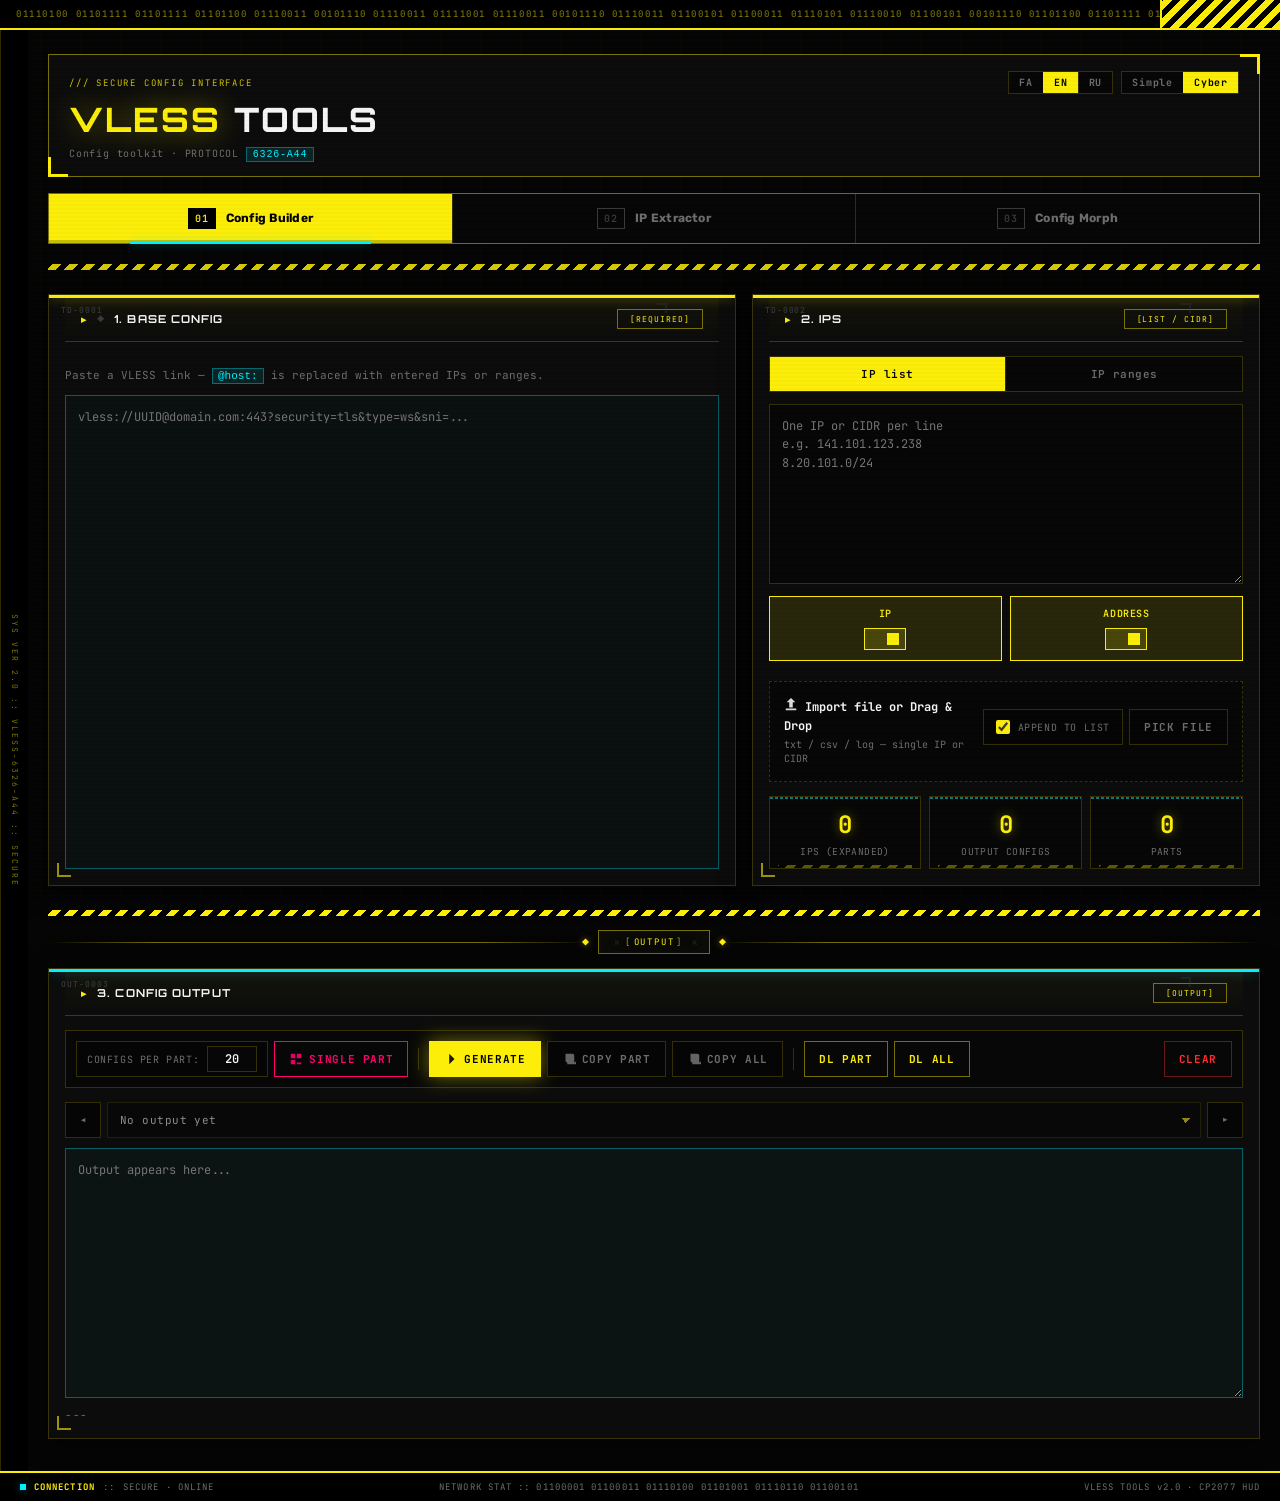
<file: vless-tools-cyber.html>
<!doctype html>
<html lang="en" dir="ltr">
<head>
  <meta charset="utf-8" />
  <meta name="viewport" content="width=device-width,initial-scale=1" />
  <title>VLESS Tools — CyberDeck</title>
  <link rel="preconnect" href="https://fonts.googleapis.com">
  <link rel="preconnect" href="https://fonts.gstatic.com" crossorigin>
  <link href="https://fonts.googleapis.com/css2?family=Estedad:wght@400;500;600;700;800&family=JetBrains+Mono:wght@400;500;600&family=Orbitron:wght@500;700;800&family=Rubik:wght@400;500;600;700&display=swap" rel="stylesheet">
  <link rel="stylesheet" href="cyber-theme.css">
</head>

<body>
  <div class="sys-top">
    <div class="sys-top-inner">
      <span class="sys-binary">01110100 01101111 01101111 01101100 01110011 00101110 01110011 01111001 01110011 00101110 01110011 01100101 01100011 01110101 01110010 01100101 00101110 01101100 01101111 01100011 01101011 01100101 01100100 00101110 01101111 01101110 00101110 01101111 01101110 01101100 01101001 01101110 01100101 00101110 01110100 01110010 01110101 01100101 00101110 01100001 01100011 01110100 01101001 01110110 01100101</span>
      <span class="sys-top-tag"><strong>NET STAT</strong> :: 01100001 01100011 01110100 01101001 01110110 01100101</span>
    </div>
    <div class="sys-hazard" aria-hidden="true"></div>
  </div>

  <div class="app-shell">
    <aside class="sys-rail" aria-hidden="true"><span>SYS VER 2.0 :: VLESS-6326-A44 :: SECURE</span></aside>

  <div class="container">
    <header>
      <div class="brand">
                <div class="brand-top">
          <div class="brand-kicker" data-i18n="brand.kicker">/// SECURE CONFIG INTERFACE</div>
          <div class="header-actions">
            <div class="lang-switch" role="group" aria-label="Language">
              <button type="button" class="lang-btn" data-lang="fa">FA</button>
              <button type="button" class="lang-btn active" data-lang="en">EN</button>
              <button type="button" class="lang-btn" data-lang="ru">RU</button>
            </div>
            <div class="theme-switch" role="group" aria-label="UI theme">
              <a href="vless-tools-simple.html" class="theme-btn" data-i18n="theme.simple">Simple</a>
              <span class="theme-btn active" data-i18n="theme.cyber">Cyber</span>
            </div>
          </div>
        </div>
<h1><em>VLESS</em> TOOLS</h1>
        <p data-i18n-html="brand.subtitle">Config toolkit · PROTOCOL <code>6326-A44</code></p>
      </div>
      <div class="tabs-nav">
        <button class="tab-btn active" onclick="switchTab('generator')"><span class="tab-id">01</span><span class="tab-label" data-i18n="tab.generator">Config Builder</span></button>
        <button class="tab-btn" onclick="switchTab('extractor')"><span class="tab-id">02</span><span class="tab-label" data-i18n="tab.extractor">IP Extractor</span></button>
        <button class="tab-btn" onclick="switchTab('morph')"><span class="tab-id">03</span><span class="tab-label" data-i18n="tab.morph">Config Morph</span></button>
      </div>
    </header>

    <main>
      <!-- TAB 1: GENERATOR -->
      <div id="tab-generator" class="tab-content active">
        <div class="grid generator-grid">
          <section class="card card-config">
            <span class="panel-serial">TD-0001</span>
            <div class="card-head">
              <div class="card-title"><span id="statusIndicator" class="status-dot"></span><span data-i18n="gen.configTitle">1. Base config</span></div>
              <span class="tag" data-i18n="tag.required">Required</span>
            </div>
            <div class="config-body">
              <p class="config-hint" data-i18n-html="gen.configHint">Paste a VLESS link — <code>@host:</code> is replaced with entered IPs or ranges.</p>
              <textarea id="config" class="area-fill" data-i18n-placeholder="ph.config" placeholder="vless://UUID@domain.com:443?security=tls&type=ws&sni=..."></textarea>
            </div>
          </section>
  
          <section class="card">
            <span class="panel-serial">TD-0002</span>
            <div class="card-head">
              <div class="card-title" data-i18n="gen.ipsTitle">2. IPs</div>
              <span class="tag" id="ipSourceTag" data-i18n="tag.listCidr">List / CIDR</span>
            </div>

            <div class="ip-subtabs">
              <button type="button" class="ip-subtab active" data-ip-tab="list" data-i18n="gen.ipList">IP list</button>
              <button type="button" class="ip-subtab" data-ip-tab="range" data-i18n="gen.ipRange">IP ranges</button>
            </div>

            <div id="ip-panel-list" class="ip-panel active">
              <textarea id="ips" class="area-md" data-i18n-placeholder="ph.ips" placeholder="One IP or CIDR per line"></textarea>
              <div class="extract-switches gen-host-filters">
                <label class="switch-item" data-i18n-title="gen.useIpTitle">
                  <span class="switch-label" data-i18n="gen.useIp">IP</span>
                  <span class="switch">
                    <input type="checkbox" id="genUseIp" checked>
                    <span class="switch-slider"></span>
                  </span>
                </label>
                <label class="switch-item" data-i18n-title="gen.useAddrTitle">
                  <span class="switch-label" data-i18n="gen.useAddr">Address</span>
                  <span class="switch">
                    <input type="checkbox" id="genUseAddr" checked>
                    <span class="switch-slider"></span>
                  </span>
                </label>
              </div>
              <div id="dropzone" class="dropzone" data-i18n-title="gen.dropTitle">
                <div class="dropzone-text">
                  <strong><svg class="ico" viewBox="0 0 16 16" aria-hidden="true"><path fill="currentColor" d="M8 1L3 6h3v6h4V6h3L8 1zm-6 12v2h12v-2H2z"/></svg> <span data-i18n="gen.dropTitle">Import file or Drag &amp; Drop</span></strong>
                  <small data-i18n="gen.dropHint">txt / csv / log — single IP or CIDR</small>
                </div>
                <div class="drop-actions">
                  <label class="toggle" data-i18n-title="gen.appendTitle">
                    <input type="checkbox" id="appendMode" checked>
                    <span data-i18n="gen.appendMode">Append to list</span>
                  </label>
                  <input id="ipFile" type="file" accept=".txt,.csv,.log,.json,text/plain">
                  <button type="button" id="pickFile" class="btn btn-secondary" data-i18n="gen.pickFile">Pick file</button>
                </div>
              </div>
            </div>

            <div id="ip-panel-range" class="ip-panel">
              <p class="range-hint" data-i18n="gen.rangeHint">One CIDR per line. Large CDN ranges auto-sample as /24.</p>
              <div class="cdn-toolbar">
                <button type="button" class="btn-cdn cf" data-cdn="cloudflare">Cloudflare</button>
                <button type="button" class="btn-cdn fastly" data-cdn="fastly">Fastly</button>
                <button type="button" class="btn-cdn gcore" data-cdn="gcore">Gcore</button>
              </div>
              <div class="range-actions">
                <button type="button" class="btn-cdn btn-shuffle" id="btnShuffleRanges">SHUFFLE</button>
              </div>
              <div class="cdn-output-row">
                <div class="cdn-output-head">
                  <label for="cdnOutputCountNum" data-i18n="gen.cdnCount">Ranges in box:</label>
                  <input type="number" id="cdnOutputCountNum" class="cdn-output-num" min="0" max="50000" value="1">
                </div>
                <input type="range" id="cdnOutputCount" min="0" max="50000" step="1" value="1">
              </div>
              <textarea id="ipRanges" class="area-md" data-i18n-placeholder="ph.ranges" placeholder="8.20.101.0/24"></textarea>
            </div>
  
            <div class="metrics">
              <div class="metric"><div class="metric-val" id="ipCount">0</div><div class="metric-lbl" data-i18n="gen.metricIp">IPs (expanded)</div></div>
              <div class="metric"><div class="metric-val" id="cfgCount">0</div><div class="metric-lbl" data-i18n="gen.metricCfg">Output configs</div></div>
              <div class="metric"><div class="metric-val" id="partCount">0</div><div class="metric-lbl" data-i18n="gen.metricPart">Parts</div></div>
            </div>
          </section>
        </div>
  
        <div class="hud-divider">
          <div class="hud-rail" aria-hidden="true">
            <span class="hud-rail-line"></span>
            <span class="hud-rail-badge">
              <span class="hud-rail-chevron">››</span>
              <span class="hud-rail-tag" data-i18n="tag.output">Output</span>
              <span class="hud-rail-chevron">‹‹</span>
            </span>
            <span class="hud-rail-line"></span>
          </div>
          <div class="card">
            <span class="panel-serial">OUT-0003</span>
            <div class="card-head">
              <div class="card-title" data-i18n="gen.outputTitle">3. Config output</div>
              <span class="tag">OUTPUT</span>
            </div>
            <div class="toolbar">
              <div class="control-group" data-i18n-title="gen.perPartTitle">
                <label for="perPart" data-i18n="gen.perPart">Configs per part:</label>
                <input id="perPart" type="number" value="20" min="1" class="input-mini">
              </div>
              <button id="btnOnePart" class="btn btn-purple" data-i18n-title="gen.onePartTitle"><svg class="ico" viewBox="0 0 16 16" aria-hidden="true"><path fill="currentColor" d="M2 2h5v5H2V2zm7 0h5v5H9V2zM2 9h5v5H2V9zm7 3h5v2H9v-2z"/></svg> <span data-i18n="gen.onePart">Single part</span></button>
              <div class="vertical-separator"></div>
              <button id="build" class="btn btn-blue" data-i18n-title="gen.buildTitle"><svg class="ico" viewBox="0 0 16 16" aria-hidden="true"><path fill="currentColor" d="M6 2l6 6-6 6V2z"/></svg> <span data-i18n="gen.build">Generate</span></button>
              <button id="copyPart" class="btn btn-secondary"><svg class="ico" viewBox="0 0 16 16" aria-hidden="true"><path fill="currentColor" d="M4 2h8a2 2 0 012 2v8H6a2 2 0 01-2-2V2zm2 10h8a2 2 0 002-2V4h2v6a4 4 0 01-4 4H6v-2z"/></svg> <span data-i18n="gen.copyPart">Copy part</span></button>
              <button id="copyAll" class="btn btn-secondary"><svg class="ico" viewBox="0 0 16 16" aria-hidden="true"><path fill="currentColor" d="M4 2h8a2 2 0 012 2v8H6a2 2 0 01-2-2V2zm2 10h8a2 2 0 002-2V4h2v6a4 4 0 01-4 4H6v-2z"/></svg> <span data-i18n="gen.copyAll">Copy all</span></button>
              <div class="vertical-separator"></div>
              <button id="dlPart" class="btn btn-gold" data-i18n="gen.dlPart">DL part</button>
              <button id="dlAll" class="btn btn-gold" data-i18n="gen.dlAll">DL all</button>
              <div class="spacer-div"></div>
              <button id="clear" class="btn btn-danger" data-i18n="gen.clear">Clear</button>
            </div>
  
            <div class="part-nav">
              <button id="prev" class="btn btn-secondary btn-nav" disabled data-i18n-aria="gen.partPrev" aria-label="Previous part">◂</button>
              <select id="partSelect" disabled><option data-i18n="gen.noOutput">No output yet</option></select>
              <button id="next" class="btn btn-secondary btn-nav" disabled data-i18n-aria="gen.partNext" aria-label="Next part">▸</button>
            </div>
  
            <textarea id="out" class="area-lg" readonly data-i18n-placeholder="ph.out" placeholder="Output appears here..."></textarea>
  
            <div class="action-bar">
              <div id="partInfo" class="part-info">---</div>
            </div>
          </div>
        </div>
      </div>

      <!-- TAB 2: EXTRACTOR -->
      <div id="tab-extractor" class="tab-content">
        <div class="grid">
          <section class="card">
            <span class="panel-serial">EXT-0001</span>
            <div class="card-head">
              <div class="card-title" data-i18n="ext.inputTitle">1. Config list</div>
              <span class="tag" data-i18n="tag.input">Input</span>
            </div>
            <textarea id="extInput" class="area-lg" data-i18n-placeholder="ph.extInput" placeholder="VLESS configs or IP/CIDR, one per line"></textarea>
            <div id="extCidrSwitchWrap" class="extract-filter ext-cidr-switch" style="display:none;">
              <label class="switch-item" data-i18n-title="ext.expandTitle">
                <span class="switch-label" data-i18n="ext.expandCidr">Expand CIDR to IP list</span>
                <span class="switch">
                  <input type="checkbox" id="extExpandCidr">
                  <span class="switch-slider"></span>
                </span>
              </label>
            </div>
            <div class="metrics metrics-ext-input" id="extInputMetrics">
              <div class="metric"><div class="metric-val" id="extInCount">0</div><div class="metric-lbl" data-i18n="ext.inLines">Input lines</div></div>
              <div class="metric" id="extFilterMetricWrap" hidden>
                <div class="metric-val" id="extFilterCount">0</div>
                <div class="metric-lbl" data-i18n="ext.filterWs">WS+TLS pass</div>
              </div>
              <div class="metric"><div class="metric-val" id="extOutCount">0</div><div class="metric-lbl" data-i18n="ext.result">Extract result</div></div>
            </div>
            <div class="toolbar toolbar-block">
              <button id="extInputClear" type="button" class="btn btn-danger btn-block" data-i18n="ext.clearInput">Clear input</button>
            </div>
          </section>

          <section class="card">
            <span class="panel-serial">EXT-0002</span>
            <div class="card-head">
              <div class="card-title" data-i18n="ext.outputTitle">2. Extraction output</div>
              <span class="tag" data-i18n="tag.output">Output</span>
            </div>
            <div class="toolbar toolbar-block">
              <button id="btnExtract" class="btn btn-purple btn-block"><svg class="ico" viewBox="0 0 16 16" aria-hidden="true"><path fill="currentColor" d="M6 2h4l4 4v8H2V2h4zm0 1v3h3V3H6zm-2 9h8V7H4v7zm2-5h1v3H6V7zm2 0h3v3H8V7z"/></svg> <span id="btnExtractLabel" data-i18n="ext.extract">Extract IPs</span></button>
            </div>
            <div class="extract-filter ext-ws-tls">
              <label class="switch-item" data-i18n-title="ext.wsTlsTitle">
                <span class="switch-label" data-i18n="ext.wsTls">WS + TLS only</span>
                <span class="switch">
                  <input type="checkbox" id="extWsTls">
                  <span class="switch-slider"></span>
                </span>
              </label>
            </div>
            <div class="extract-switches">
              <label class="switch-item" data-i18n-title="ext.addrsTitle">
                <span class="switch-label" data-i18n="ext.addrs">Addresses</span>
                <span class="switch">
                  <input type="checkbox" id="extAddr" checked>
                  <span class="switch-slider"></span>
                </span>
              </label>
              <label class="switch-item" data-i18n-title="ext.sniTitle">
                <span class="switch-label">SNI</span>
                <span class="switch">
                  <input type="checkbox" id="extSni">
                  <span class="switch-slider"></span>
                </span>
              </label>
              <label class="switch-item" data-i18n-title="ext.hostTitle">
                <span class="switch-label">HOST</span>
                <span class="switch">
                  <input type="checkbox" id="extHost">
                  <span class="switch-slider"></span>
                </span>
              </label>
            </div>
            <textarea id="extOut" class="area-md" readonly data-i18n-placeholder="ph.extOut" placeholder="Results appear here..."></textarea>
            <div class="toolbar toolbar-block">
              <button id="extCopy" class="btn btn-secondary btn-flex"><svg class="ico" viewBox="0 0 16 16" aria-hidden="true"><path fill="currentColor" d="M4 2h8a2 2 0 012 2v8H6a2 2 0 01-2-2V2zm2 10h8a2 2 0 002-2V4h2v6a4 4 0 01-4 4H6v-2z"/></svg> <span data-i18n="ext.copyOut">Copy output</span></button>
              <button id="extClear" type="button" class="btn btn-danger" data-i18n="ext.clearOutput">Clear output</button>
            </div>
          </section>
        </div>

        <div class="card-stack">
          <section class="card">
            <span class="panel-serial">EXT-0003</span>
            <div class="card-head">
              <div class="card-title" data-i18n="ext.dupTitle">3. Duplicate IPs</div>
              <span class="tag" data-i18n="tag.duplicate">Duplicates</span>
            </div>
            <textarea id="extDiff" class="area-sm" readonly data-i18n-placeholder="ph.extDiff" placeholder="Duplicate IPs between input lines..."></textarea>
            <div class="metrics">
              <div class="metric"><div class="metric-val" id="extDiffCount">0</div><div class="metric-lbl" data-i18n="ext.dupCount">Duplicates</div></div>
              <div class="metric"><div class="metric-val" id="extDiffUnique">0</div><div class="metric-lbl" data-i18n="ext.dupUnique">Unique dupes</div></div>
              <div class="metric"><div class="metric-val" id="extDiffGap">0</div><div class="metric-lbl" data-i18n="ext.dupGap">Gap (in − out)</div></div>
            </div>
            <div class="toolbar toolbar-block">
              <button id="extDiffCopy" class="btn btn-secondary btn-flex"><svg class="ico" viewBox="0 0 16 16" aria-hidden="true"><path fill="currentColor" d="M4 2h8a2 2 0 012 2v8H6a2 2 0 01-2-2V2zm2 10h8a2 2 0 002-2V4h2v6a4 4 0 01-4 4H6v-2z"/></svg> <span data-i18n="ext.copyDup">Copy duplicates</span></button>
            </div>
          </section>
        </div>
      </div>

      <!-- TAB 3: MORPH CONFIG (SNI + Spoof unified) -->
      <div id="tab-morph" class="tab-content">
        <div class="grid">
          <section class="card">
            <span class="panel-serial">MRP-0001</span>
            <div class="card-head">
              <div class="card-title" data-i18n="morph.inputTitle">1. Input configs</div>
              <span class="tag">VLESS List</span>
            </div>
            <textarea id="morphInput" class="area-xl" data-i18n-placeholder="ph.morphInput" placeholder="One VLESS config per line..."></textarea>
            <div class="metrics">
              <div class="metric">
                <div class="metric-val" id="morphInCount">0</div>
                <div class="metric-lbl" data-i18n="morph.inCount">Input count</div>
              </div>
              <div class="metric">
                <div class="metric-val" id="morphOutCount">0</div>
                <div class="metric-lbl" data-i18n="morph.outCount">Output count</div>
              </div>
            </div>
          </section>

          <section class="card">
            <span class="panel-serial">MRP-0002</span>
            <div class="card-head">
              <div class="card-title" data-i18n="morph.settingsTitle">2. Morph settings</div>
              <span class="tag" data-i18n="tag.transform">Transform</span>
            </div>

            <div class="morph-spoof-bar">
              <label class="switch-item" data-i18n-title="morph.spoofTitle">
                <span class="switch-label">
                  SNI Spoof
                  <small data-i18n="morph.spoofHint">Local proxy — SNI &amp; host unchanged</small>
                </span>
                <span class="switch">
                  <input type="checkbox" id="morphSpoofMode">
                  <span class="switch-slider"></span>
                </span>
              </label>
            </div>

            <div id="morphSpoofPanel" class="morph-panel">
              <div class="info-box" data-i18n-html="morph.spoofInfo">Only <strong>Address</strong> changes. <strong>SNI</strong>, <strong>HOST</strong> and config name are kept.</div>
              <div class="spoof-fields">
                <div class="spoof-field">
                  <label for="morphSpoofIp" data-i18n="morph.addr">Address</label>
                  <input id="morphSpoofIp" type="text" value="127.0.0.1" placeholder="127.0.0.1">
                </div>
                <div class="spoof-field">
                  <label for="morphSpoofPort" data-i18n="morph.port">Port</label>
                  <input id="morphSpoofPort" type="text" value="40443" placeholder="40443">
                </div>
              </div>
            </div>

            <div id="morphAdvancedPanel" class="morph-panel active">
              <div class="info-box" data-i18n-html="morph.advancedInfo"><strong>Advanced:</strong> Toggle what to change. Domain list is used for <strong>SNI</strong> and <strong>HOST</strong>.</div>

              <label data-i18n="morph.domainsLabel">Domain list (one per line):</label>
              <textarea id="morphDomains" class="area-xs" data-i18n-placeholder="ph.domains" placeholder="example.com"></textarea>

              <div class="morph-switch-grid">
                <label class="switch-item" data-i18n-title="morph.addrSwitchTitle">
                  <span class="switch-label">Address</span>
                  <span class="switch">
                    <input type="checkbox" id="morphChangeAddr" checked>
                    <span class="switch-slider"></span>
                  </span>
                </label>
                <label class="switch-item" data-i18n-title="morph.sniSwitchTitle">
                  <span class="switch-label">SNI</span>
                  <span class="switch">
                    <input type="checkbox" id="morphChangeSni" checked>
                    <span class="switch-slider"></span>
                  </span>
                </label>
                <label class="switch-item" data-i18n-title="morph.hostSwitchTitle">
                  <span class="switch-label">HOST</span>
                  <span class="switch">
                    <input type="checkbox" id="morphChangeHost">
                    <span class="switch-slider"></span>
                  </span>
                </label>
              </div>

              <div id="morphAddrFields" class="spoof-fields">
                <div class="spoof-field">
                  <label for="morphAddrHost" data-i18n="morph.newAddr">New address</label>
                  <input id="morphAddrHost" type="text" data-i18n-placeholder="ph.emptyDomain" placeholder="empty = from domain list">
                </div>
                <div class="spoof-field">
                  <label for="morphAddrPort" data-i18n="morph.addrPort">Address port</label>
                  <input id="morphAddrPort" type="text" data-i18n-placeholder="ph.keepPort" placeholder="empty = keep port">
                </div>
              </div>
            </div>

            <button id="btnMorphBuild" class="btn btn-blue btn-block btn-morph"><svg class="ico" viewBox="0 0 16 16" aria-hidden="true"><path fill="currentColor" d="M6 2l6 6-6 6V2z"/></svg> <span data-i18n="morph.apply">Apply Morph</span></button>

            <textarea id="morphOutput" class="area-md" readonly data-i18n-placeholder="ph.morphOut" placeholder="Final output..."></textarea>

            <div class="toolbar toolbar-block">
              <button id="morphCopy" class="btn btn-secondary btn-flex"><svg class="ico" viewBox="0 0 16 16" aria-hidden="true"><path fill="currentColor" d="M4 2h8a2 2 0 012 2v8H6a2 2 0 01-2-2V2zm2 10h8a2 2 0 002-2V4h2v6a4 4 0 01-4 4H6v-2z"/></svg> <span data-i18n="ext.copyOut">Copy output</span></button>
              <button id="morphClear" class="btn btn-danger" data-i18n="gen.clear">Clear</button>
            </div>
          </section>
        </div>
      </div>

    </main>
  </div>
  </div>

  <div class="toast-host" aria-live="polite" aria-atomic="true">
    <div id="copyMsg" class="toast" role="status">
      <span class="toast-accent" aria-hidden="true"></span>
      <span class="toast-icon" aria-hidden="true">◆</span>
      <span class="toast-text"></span>
      <span class="toast-tag">NOTIFY</span>
    </div>
  </div>

  <footer class="sys-footer">
    <div class="sys-footer-status"><strong>CONNECTION</strong> :: <span data-i18n="footer.secure">SECURE · ONLINE</span></div>
    <div>NETWORK STAT :: 01100001 01100011 01110100 01101001 01110110 01100101</div>
    <div data-i18n="footer.version">VLESS TOOLS v2.0 · CP2077 HUD</div>
  </footer>

  <script>
    // --- i18n (EN default · FA · RU) ---
    const I18N = {
      en: {
        pageTitle: "VLESS Tools — CyberDeck HUD",
        "brand.kicker": "/// SECURE CONFIG INTERFACE",
        "brand.subtitle": "Config toolkit · PROTOCOL <code>6326-A44</code>",
        "tab.generator": "Config Builder",
        "tab.extractor": "IP Extractor",
        "tab.morph": "Config Morph",
        "tag.required": "Required",
        "tag.input": "Input",
        "tag.output": "Output",
        "tag.duplicate": "Duplicates",
        "tag.transform": "Transform",
        "tag.listCidr": "List / CIDR",
        "tag.listRange": "CDN ranges",
        "gen.configTitle": "1. Base config",
        "gen.configHint": "Paste a VLESS link — <code>@host:</code> is replaced with entered IPs or ranges.",
        "gen.ipsTitle": "2. IPs",
        "gen.ipList": "IP list",
        "gen.useIp": "IP",
        "gen.useAddr": "Address",
        "gen.useIpTitle": "Include IP and CIDR entries",
        "gen.useAddrTitle": "Include domain / host entries",
        "gen.ipRange": "IP ranges",
        "gen.dropTitle": "Import file or Drag & Drop",
        "gen.dropHint": "txt / csv / log — single IP or CIDR",
        "gen.appendTitle": "On: append to list / Off: replace",
        "gen.appendMode": "Append to list",
        "gen.pickFile": "Pick file",
        "gen.rangeHint": "One CIDR per line. Large CDN ranges auto-sample as /24.",
        "gen.cdnCount": "Ranges in box:",
        "gen.metricIp": "IPs (expanded)",
        "gen.metricCfg": "Output configs",
        "gen.metricPart": "Parts",
        "gen.outputModule": "◆◆◆ OUTPUT MODULE ◆◆◆",
        "gen.outputTitle": "3. Config output",
        "gen.perPartTitle": "Configs per part",
        "gen.perPart": "Configs per part:",
        "gen.onePartTitle": "All configs in one output",
        "gen.onePart": "Single part",
        "gen.buildTitle": "Generate from base config and IPs",
        "gen.build": "Generate",
        "gen.copyPart": "Copy part",
        "gen.copyAll": "Copy all",
        "gen.dlPart": "DL part",
        "gen.dlAll": "DL all",
        "gen.clear": "Clear",
        "gen.noOutput": "No output yet",
        "gen.partPrev": "Previous part",
        "gen.partNext": "Next part",
        "gen.partN": "Part {n}",
        "gen.partView": "Showing part {current} of {total}",
        "ext.inputTitle": "1. Config list",
        "ext.expandTitle": "Expand each CIDR to individual IPs",
        "ext.expandCidr": "Expand CIDR to IP list",
        "ext.inLines": "Input lines",
        "ext.filterWs": "WS+TLS pass",
        "ext.result": "Extract result",
        "ext.outputTitle": "2. Extraction output",
        "ext.extract": "Extract IPs",
        "ext.wsTlsTitle": "Only configs with type=ws and security=tls",
        "ext.wsTls": "WS + TLS only",
        "ext.addrsTitle": "@address from each config",
        "ext.addrs": "Addresses",
        "ext.sniTitle": "sni= query parameter",
        "ext.hostTitle": "host= query parameter",
        "ext.clearInput": "Clear input",
        "ext.clearOutput": "Clear output",
        "ext.clearInput": "Clear input",
        "ext.clearOutput": "Clear output",
        "ext.copyOut": "Copy output",
        "ext.dupTitle": "3. Duplicate IPs",
        "ext.dupCount": "Duplicates",
        "ext.dupUnique": "Unique dupes",
        "ext.dupGap": "Gap (in − out)",
        "ext.copyDup": "Copy duplicates",
        "morph.inputTitle": "1. Input configs",
        "morph.inCount": "Input count",
        "morph.outCount": "Output count",
        "morph.settingsTitle": "2. Morph settings",
        "morph.spoofTitle": "Quick mode: only @IP:Port to local address",
        "morph.spoofHint": "Local proxy — SNI & host unchanged",
        "morph.spoofInfo": "Only <strong>Address</strong> changes. <strong>SNI</strong>, <strong>HOST</strong> and config name are kept.",
        "morph.addr": "Address",
        "morph.port": "Port",
        "morph.advancedInfo": "<strong>Advanced:</strong> Toggle what to change. Domain list is used for <strong>SNI</strong> and <strong>HOST</strong>.",
        "morph.domainsLabel": "Domain list (one per line):",
        "morph.addrSwitchTitle": "Address field in config",
        "morph.sniSwitchTitle": "SNI parameter",
        "morph.hostSwitchTitle": "HOST parameter",
        "morph.newAddr": "New address",
        "morph.addrPort": "Address port",
        "morph.apply": "Apply Morph",
        "theme.simple": "Simple",
        "theme.cyber": "Cyber",
        "footer.secure": "SECURE · ONLINE",
        "footer.version": "VLESS TOOLS v2.0 · CP2077 HUD",
        "footer.versionSimple": "VLESS TOOLS v2.0 · Simple UI",
        "ph.config": "vless://UUID@domain.com:443?security=tls&type=ws&sni=...",
        "ph.ips": "One IP or CIDR per line\ne.g. 141.101.123.238\n8.20.101.0/24",
        "ph.ranges": "8.20.101.0/24\n104.16.0.0/24",
        "ph.out": "Output appears here...",
        "ph.extInput": "VLESS configs or IP/CIDR, one per line...",
        "ph.extOut": "Results appear here...",
        "ph.extDiff": "Duplicate IPs between input lines...",
        "ph.morphInput": "One VLESS config per line...",
        "ph.domains": "example.com\nletsencrypt.org",
        "ph.morphOut": "Final output...",
        "ph.emptyDomain": "empty = from domain list",
        "ph.keepPort": "empty = keep port",
        "toast.noRange": "No IP range found",
        "toast.fileDownloaded": "File downloaded",
        "toast.invalidBase": "Invalid base config",
        "toast.rangeOverflow": "Range {cidr} cannot be processed",
        "toast.noValidIp": "No valid IP or host found",
        "toast.built": "{count} configs generated · {parts} part(s){extra}",
        "toast.genFilterOff": "Enable IP or Address filter",
        "toast.noIpInSource": "No valid IP/CIDR in «{source}»",
        "toast.ipsAppended": "{count} IPs appended",
        "toast.ipsReplaced": "{count} IPs replaced",
        "toast.fileReadError": "File read error",
        "toast.emptyIpList": "IP list is empty",
        "toast.singlePartDone": "Single part output ready",
        "toast.copied": "Copied",
        "toast.allCopied": "All copied",
        "toast.cleared": "Cleared",
        "toast.fetchingRanges": "Fetching ranges...",
        "toast.rangesLoaded": "{count} {label} ranges loaded",
        "toast.fetchError": "Online fetch failed",
        "toast.enterRangeFirst": "Enter ranges first",
        "toast.shuffled": "Ranges shuffled",
        "toast.emptyInput": "Input is empty",
        "toast.noWsTls": "No WS+TLS configs found",
        "toast.found": "{count} items found{extra}",
        "toast.nothingFound": "Nothing found",
        "toast.nothingToCopy": "Nothing to copy",
        "toast.outputCopied": "Output copied",
        "toast.dupCopied": "Duplicates copied",
        "toast.noVless": "No valid VLESS configs",
        "toast.invalidSpoofAddr": "Invalid spoof address",
        "toast.invalidSpoofPort": "Invalid spoof port",
        "toast.enableSwitch": "Enable at least one switch",
        "toast.invalidPort": "Invalid @ port",
        "toast.invalidAddr": "Invalid @ address",
        "toast.emptyDomains": "Domain list is empty",
        "toast.noMorphOutput": "No output generated",
        "toast.morphed": "{count} configs morphed",
        "toast.expandNote": " [range→list]",
        "toast.wsTlsNote": " (from {count} WS+TLS configs)",
        "toast.truncNote": " (limited to {max})",
        "toast.sampleNote": " ({count} large ranges → /24 sample)",
        "toast.limitedNote": " (limited to {max})",
        "toast.input": "input",
        "toast.text": "text",
      },
      fa: {
        pageTitle: "VLESS Tools — CyberDeck HUD",
        "brand.kicker": "/// رابط امن کانفیگ",
        "brand.subtitle": "جعبه ابزار کانفیگ · PROTOCOL <code>6326-A44</code>",
        "tab.generator": "سازنده کانفیگ",
        "tab.extractor": "استخراج IP",
        "tab.morph": "Morph کانفیگ",
        "tag.required": "ضروری",
        "tag.input": "ورودی",
        "tag.output": "خروجی",
        "tag.duplicate": "تکراری",
        "tag.transform": "تبدیل",
        "tag.listCidr": "لیست / CIDR",
        "tag.listRange": "رنج CDN",
        "gen.configTitle": "۱. کانفیگ پایه",
        "gen.configHint": "یک لینک VLESS — آدرس <code>@host:</code> با IPها یا رنج‌های واردشده جایگزین می‌شود.",
        "gen.ipsTitle": "۲. IPها",
        "gen.ipList": "لیست IP",
        "gen.useIp": "IP",
        "gen.useAddr": "آدرس",
        "gen.useIpTitle": "شامل IP و CIDR",
        "gen.useAddrTitle": "شامل دامنه / آدرس",
        "gen.ipRange": "رنج IP",
        "gen.dropTitle": "وارد کردن از فایل یا Drag & Drop",
        "gen.dropHint": "txt / csv / log — IP تکی یا CIDR",
        "gen.appendTitle": "روشن: به لیست فعلی اضافه / خاموش: جایگزین",
        "gen.appendMode": "افزودن به لیست",
        "gen.pickFile": "انتخاب فایل",
        "gen.rangeHint": "هر خط یک رنج CIDR — رنج‌های بزرگ CDN به‌صورت خودکار /24 نمونه می‌شوند.",
        "gen.cdnCount": "تعداد رنج در باکس:",
        "gen.metricIp": "IP (پس از گسترش)",
        "gen.metricCfg": "کانفیگ خروجی",
        "gen.metricPart": "تعداد پارت",
        "gen.outputModule": "◆◆◆ ماژول خروجی ◆◆◆",
        "gen.outputTitle": "۳. خروجی کانفیگ",
        "gen.perPartTitle": "تعداد کانفیگ در هر پارت",
        "gen.perPart": "کانفیگ در هر پارت:",
        "gen.onePartTitle": "همه کانفیگ‌ها در یک خروجی",
        "gen.onePart": "خروجی تک‌پارت",
        "gen.buildTitle": "تولید خروجی براساس کانفیگ پایه و IPها",
        "gen.build": "تولید خروجی",
        "gen.copyPart": "کپی همین پارت",
        "gen.copyAll": "کپی کل خروجی",
        "gen.dlPart": "DL پارت",
        "gen.dlAll": "DL کل",
        "gen.clear": "پاک‌سازی",
        "gen.noOutput": "هنوز خروجی ساخته نشده",
        "gen.partPrev": "پارت قبلی",
        "gen.partNext": "پارت بعدی",
        "gen.partN": "پارت {n}",
        "gen.partView": "نمایش پارت {current} از {total}",
        "ext.inputTitle": "۱. لیست کانفیگ‌ها",
        "ext.expandTitle": "هر رنج CIDR به IPهای تکی تبدیل شود",
        "ext.expandCidr": "گسترش رنج IP به لیست",
        "ext.inLines": "خطوط ورودی",
        "ext.filterWs": "عبور فیلتر WS+TLS",
        "ext.result": "نتیجه استخراج",
        "ext.outputTitle": "۲. خروجی استخراج",
        "ext.extract": "استخراج IPها",
        "ext.wsTlsTitle": "فقط کانفیگ‌های type=ws و security=tls",
        "ext.wsTls": "فقط WS + TLS",
        "ext.addrsTitle": "بخش @آدرس از هر کانفیگ",
        "ext.addrs": "آدرس‌ها",
        "ext.sniTitle": "پارامتر sni=",
        "ext.hostTitle": "پارامتر host=",
        "ext.clearInput": "پاک ورودی",
        "ext.clearOutput": "پاک خروجی",
        "ext.clearInput": "پاک ورودی",
        "ext.clearOutput": "پاک خروجی",
        "ext.copyOut": "کپی خروجی",
        "ext.dupTitle": "۳. IPهای تکراری",
        "ext.dupCount": "تعداد تکراری",
        "ext.dupUnique": "IP یکتا تکراری",
        "ext.dupGap": "اختلاف (ورودی − نتیجه)",
        "ext.copyDup": "کپی تکراری‌ها",
        "morph.inputTitle": "۱. کانفیگ‌های ورودی",
        "morph.inCount": "تعداد ورودی",
        "morph.outCount": "تعداد خروجی",
        "morph.settingsTitle": "۲. تنظیمات Morph",
        "morph.spoofTitle": "حالت سریع: فقط @IP:Port به آدرس محلی",
        "morph.spoofHint": "اتصال به پروکسی محلی — SNI و host دست نخورده",
        "morph.spoofInfo": "فقط <strong>Address</strong> عوض می‌شود. <strong>SNI</strong>، <strong>HOST</strong> و نام کانفیگ حفظ می‌شوند.",
        "morph.addr": "آدرس",
        "morph.port": "پورت",
        "morph.advancedInfo": "<strong>حالت پیشرفته:</strong> با سوییچ‌ها مشخص کنید کدام بخش عوض شود. لیست دامنه برای <strong>SNI</strong> و <strong>HOST</strong> استفاده می‌شود.",
        "morph.domainsLabel": "لیست دامنه‌ها (هر خط یکی):",
        "morph.addrSwitchTitle": "بخش Address در کانفیگ",
        "morph.sniSwitchTitle": "پارامتر SNI",
        "morph.hostSwitchTitle": "پارامتر HOST",
        "morph.newAddr": "Address جدید",
        "morph.addrPort": "پورت Address",
        "morph.apply": "اعمال Morph",
        "theme.simple": "ساده",
        "theme.cyber": "سایبر",
        "footer.secure": "امن · آنلاین",
        "footer.version": "VLESS TOOLS v2.0 · CP2077 HUD",
        "footer.versionSimple": "VLESS TOOLS v2.0 · رابط ساده",
        "ph.config": "vless://UUID@domain.com:443?security=tls&type=ws&sni=...",
        "ph.ips": "هر خط یک IP یا CIDR\nمثال: 141.101.123.238\n8.20.101.0/24",
        "ph.ranges": "8.20.101.0/24\n104.16.0.0/24",
        "ph.out": "خروجی اینجا نمایش داده می‌شود...",
        "ph.extInput": "لیست کانفیگ VLESS یا IP/CIDR (هر خط یک مورد)...",
        "ph.extOut": "نتایج استخراج اینجا ظاهر می‌شوند...",
        "ph.extDiff": "IPهای تکراری بین خطوط ورودی...",
        "ph.morphInput": "هر خط یک کانفیگ VLESS...",
        "ph.domains": "example.com\nletsencrypt.org",
        "ph.morphOut": "خروجی نهایی...",
        "ph.emptyDomain": "خالی = از لیست دامنه",
        "ph.keepPort": "خالی = حفظ پورت",
        "toast.noRange": "رنج IP یافت نشد",
        "toast.fileDownloaded": "فایل دانلود شد",
        "toast.invalidBase": "کانفیگ پایه معتبر نیست",
        "toast.rangeOverflow": "رنج {cidr} قابل پردازش نیست",
        "toast.noValidIp": "IP یا آدرس معتبری یافت نشد",
        "toast.built": "{count} کانفیگ ساخته شد · {parts} پارت{extra}",
        "toast.genFilterOff": "حداقل IP یا آدرس را فعال کنید",
        "toast.noIpInSource": "از «{source}» هیچ IP/CIDR معتبر پیدا نشد",
        "toast.ipsAppended": "{count} IP اضافه شد",
        "toast.ipsReplaced": "{count} IP جایگزین شد",
        "toast.fileReadError": "خطا در خواندن فایل",
        "toast.emptyIpList": "لیست IP خالی است",
        "toast.singlePartDone": "تک‌پارت شد",
        "toast.copied": "کپی شد",
        "toast.allCopied": "همه کپی شد",
        "toast.cleared": "پاک شد",
        "toast.fetchingRanges": "در حال دریافت رنج‌ها...",
        "toast.rangesLoaded": "{count} رنج {label} دریافت شد",
        "toast.fetchError": "خطا در دریافت آنلاین",
        "toast.enterRangeFirst": "ابتدا رنج وارد کنید",
        "toast.shuffled": "لیست رنج‌ها shuffle شد",
        "toast.emptyInput": "ورودی خالی است",
        "toast.noWsTls": "هیچ کانفیگ WS+TLS پیدا نشد",
        "toast.found": "{count} مورد پیدا شد{extra}",
        "toast.nothingFound": "هیچ موردی پیدا نشد",
        "toast.nothingToCopy": "چیزی برای کپی نیست",
        "toast.outputCopied": "خروجی کپی شد",
        "toast.dupCopied": "تکراری‌ها کپی شد",
        "toast.noVless": "هیچ کانفیگ VLESS معتبری وارد نشده",
        "toast.invalidSpoofAddr": "آدرس Spoof نامعتبر است",
        "toast.invalidSpoofPort": "پورت Spoof نامعتبر است",
        "toast.enableSwitch": "حداقل یک سوییچ را فعال کنید",
        "toast.invalidPort": "پورت @ نامعتبر است",
        "toast.invalidAddr": "آدرس @ نامعتبر است",
        "toast.emptyDomains": "لیست دامنه‌ها خالی است",
        "toast.noMorphOutput": "هیچ خروجی تولید نشد",
        "toast.morphed": "{count} کانفیگ Morph شد",
        "toast.expandNote": " [رنج→لیست]",
        "toast.wsTlsNote": " (از {count} کانفیگ WS+TLS)",
        "toast.truncNote": " (محدود به {max})",
        "toast.sampleNote": " ({count} رنج بزرگ → /24 نمونه)",
        "toast.limitedNote": " (محدود به {max})",
        "toast.input": "ورودی",
        "toast.text": "متن",
      },
      ru: {
        pageTitle: "VLESS Tools — CyberDeck HUD",
        "brand.kicker": "/// ЗАЩИЩЁННЫЙ ИНТЕРФЕЙС",
        "brand.subtitle": "Набор инструментов · PROTOCOL <code>6326-A44</code>",
        "tab.generator": "Генератор",
        "tab.extractor": "Извлечение IP",
        "tab.morph": "Morph конфигов",
        "tag.required": "Обязательно",
        "tag.input": "Ввод",
        "tag.output": "Вывод",
        "tag.duplicate": "Дубликаты",
        "tag.transform": "Преобразование",
        "tag.listCidr": "Список / CIDR",
        "tag.listRange": "CDN диапазоны",
        "gen.configTitle": "1. Базовый конфиг",
        "gen.configHint": "VLESS ссылка — <code>@host:</code> заменяется на введённые IP или диапазоны.",
        "gen.ipsTitle": "2. IP адреса",
        "gen.ipList": "Список IP",
        "gen.useIp": "IP",
        "gen.useAddr": "Адрес",
        "gen.useIpTitle": "Включать IP и CIDR",
        "gen.useAddrTitle": "Включать домен / адрес",
        "gen.ipRange": "Диапазоны IP",
        "gen.dropTitle": "Импорт файла или Drag & Drop",
        "gen.dropHint": "txt / csv / log — один IP или CIDR",
        "gen.appendTitle": "Вкл: добавить / Выкл: заменить",
        "gen.appendMode": "Добавить в список",
        "gen.pickFile": "Выбрать файл",
        "gen.rangeHint": "Один CIDR на строку. Большие CDN диапазоны автоматически как /24.",
        "gen.cdnCount": "Диапазонов в поле:",
        "gen.metricIp": "IP (развёрнуто)",
        "gen.metricCfg": "Конфигов",
        "gen.metricPart": "Частей",
        "gen.outputModule": "◆◆◆ МОДУЛЬ ВЫВОДА ◆◆◆",
        "gen.outputTitle": "3. Вывод конфигов",
        "gen.perPartTitle": "Конфигов в каждой части",
        "gen.perPart": "Конфигов в части:",
        "gen.onePartTitle": "Все конфиги в одном выводе",
        "gen.onePart": "Одна часть",
        "gen.buildTitle": "Сгенерировать из базового конфига и IP",
        "gen.build": "Сгенерировать",
        "gen.copyPart": "Копировать часть",
        "gen.copyAll": "Копировать всё",
        "gen.dlPart": "DL часть",
        "gen.dlAll": "DL всё",
        "gen.clear": "Очистить",
        "gen.noOutput": "Вывод ещё не создан",
        "gen.partPrev": "Предыдущая часть",
        "gen.partNext": "Следующая часть",
        "gen.partN": "Часть {n}",
        "gen.partView": "Часть {current} из {total}",
        "ext.inputTitle": "1. Список конфигов",
        "ext.expandTitle": "Развернуть CIDR в список IP",
        "ext.expandCidr": "Развернуть диапазон в список",
        "ext.inLines": "Строк ввода",
        "ext.filterWs": "WS+TLS прошло",
        "ext.result": "Результат",
        "ext.outputTitle": "2. Результат извлечения",
        "ext.extract": "Извлечь IP",
        "ext.wsTlsTitle": "Только type=ws и security=tls",
        "ext.wsTls": "Только WS + TLS",
        "ext.addrsTitle": "@address из каждого конфига",
        "ext.addrs": "Адреса",
        "ext.sniTitle": "Параметр sni=",
        "ext.hostTitle": "Параметр host=",
        "ext.clearInput": "Очистить ввод",
        "ext.clearOutput": "Очистить вывод",
        "ext.clearInput": "Очистить ввод",
        "ext.clearOutput": "Очистить вывод",
        "ext.copyOut": "Копировать вывод",
        "ext.dupTitle": "3. Дубликаты IP",
        "ext.dupCount": "Дубликаты",
        "ext.dupUnique": "Уник. дубликаты",
        "ext.dupGap": "Разница (в − вы)",
        "ext.copyDup": "Копировать дубликаты",
        "morph.inputTitle": "1. Входные конфиги",
        "morph.inCount": "Входных",
        "morph.outCount": "Выходных",
        "morph.settingsTitle": "2. Настройки Morph",
        "morph.spoofTitle": "Быстрый режим: только @IP:Port на локальный",
        "morph.spoofHint": "Локальный прокси — SNI и host без изменений",
        "morph.spoofInfo": "Меняется только <strong>Address</strong>. <strong>SNI</strong>, <strong>HOST</strong> и имя сохраняются.",
        "morph.addr": "Адрес",
        "morph.port": "Порт",
        "morph.advancedInfo": "<strong>Расширенный:</strong> Выберите что менять. Список доменов для <strong>SNI</strong> и <strong>HOST</strong>.",
        "morph.domainsLabel": "Список доменов (по одному на строку):",
        "morph.addrSwitchTitle": "Поле Address",
        "morph.sniSwitchTitle": "Параметр SNI",
        "morph.hostSwitchTitle": "Параметр HOST",
        "morph.newAddr": "Новый адрес",
        "morph.addrPort": "Порт адреса",
        "morph.apply": "Применить Morph",
        "theme.simple": "Простой",
        "theme.cyber": "Кибер",
        "footer.secure": "БЕЗОПАСНО · ОНЛАЙН",
        "footer.version": "VLESS TOOLS v2.0 · CP2077 HUD",
        "footer.versionSimple": "VLESS TOOLS v2.0 · Простой UI",
        "ph.config": "vless://UUID@domain.com:443?security=tls&type=ws&sni=...",
        "ph.ips": "Один IP или CIDR на строку",
        "ph.ranges": "8.20.101.0/24\n104.16.0.0/24",
        "ph.out": "Вывод появится здесь...",
        "ph.extInput": "VLESS конфиги или IP/CIDR, по одному на строку...",
        "ph.extOut": "Результаты появятся здесь...",
        "ph.extDiff": "Дубликаты IP между строками...",
        "ph.morphInput": "Один VLESS конфиг на строку...",
        "ph.domains": "example.com\nletsencrypt.org",
        "ph.morphOut": "Итоговый вывод...",
        "ph.emptyDomain": "пусто = из списка доменов",
        "ph.keepPort": "пусто = сохранить порт",
        "toast.noRange": "Диапазон IP не найден",
        "toast.fileDownloaded": "Файл скачан",
        "toast.invalidBase": "Неверный базовый конфиг",
        "toast.rangeOverflow": "Диапазон {cidr} не обрабатывается",
        "toast.noValidIp": "IP или адрес не найден",
        "toast.built": "{count} конфигов · {parts} часть(ей){extra}",
        "toast.genFilterOff": "Включите IP или адрес",
        "toast.noIpInSource": "В «{source}» нет IP/CIDR",
        "toast.ipsAppended": "Добавлено {count} IP",
        "toast.ipsReplaced": "Заменено {count} IP",
        "toast.fileReadError": "Ошибка чтения файла",
        "toast.emptyIpList": "Список IP пуст",
        "toast.singlePartDone": "Одна часть готова",
        "toast.copied": "Скопировано",
        "toast.allCopied": "Всё скопировано",
        "toast.cleared": "Очищено",
        "toast.fetchingRanges": "Загрузка диапазонов...",
        "toast.rangesLoaded": "Загружено {count} диапазонов {label}",
        "toast.fetchError": "Ошибка онлайн-загрузки",
        "toast.enterRangeFirst": "Сначала введите диапазоны",
        "toast.shuffled": "Диапазоны перемешаны",
        "toast.emptyInput": "Ввод пуст",
        "toast.noWsTls": "Конфигов WS+TLS не найдено",
        "toast.found": "Найдено {count}{extra}",
        "toast.nothingFound": "Ничего не найдено",
        "toast.nothingToCopy": "Нечего копировать",
        "toast.outputCopied": "Вывод скопирован",
        "toast.dupCopied": "Дубликаты скопированы",
        "toast.noVless": "Нет действительных VLESS конфигов",
        "toast.invalidSpoofAddr": "Неверный spoof адрес",
        "toast.invalidSpoofPort": "Неверный spoof порт",
        "toast.enableSwitch": "Включите хотя бы один переключатель",
        "toast.invalidPort": "Неверный @ порт",
        "toast.invalidAddr": "Неверный @ адрес",
        "toast.emptyDomains": "Список доменов пуст",
        "toast.noMorphOutput": "Вывод не создан",
        "toast.morphed": "{count} конфигов morphed",
        "toast.expandNote": " [диап→список]",
        "toast.wsTlsNote": " (из {count} WS+TLS)",
        "toast.truncNote": " (лимит {max})",
        "toast.sampleNote": " ({count} больших → /24)",
        "toast.limitedNote": " (лимит {max})",
        "toast.input": "ввод",
        "toast.text": "текст",
      },
    };

    let currentLang = localStorage.getItem("vless-lang") || "en";

    function t(key, vars = {}) {
      let str = (I18N[currentLang] && I18N[currentLang][key]) || I18N.en[key] || key;
      Object.entries(vars).forEach(([k, v]) => { str = str.replace(new RegExp(`\\{${k}\\}`, "g"), v); });
      return str;
    }

    function applyI18n() {
      document.documentElement.lang = currentLang;
      document.documentElement.dir = currentLang === "fa" ? "rtl" : "ltr";
      document.title = t("pageTitle");

      document.querySelectorAll("[data-i18n]").forEach(el => {
        if (el.id === "btnExtractLabel") return;
        el.textContent = t(el.dataset.i18n);
      });
      document.querySelectorAll("[data-i18n-html]").forEach(el => {
        el.innerHTML = t(el.dataset.i18nHtml);
      });
      document.querySelectorAll("[data-i18n-placeholder]").forEach(el => {
        el.placeholder = t(el.dataset.i18nPlaceholder);
      });
      document.querySelectorAll("[data-i18n-title]").forEach(el => {
        el.title = t(el.dataset.i18nTitle);
      });
      document.querySelectorAll("[data-i18n-aria]").forEach(el => {
        el.setAttribute("aria-label", t(el.dataset.i18nAria));
      });
      document.querySelectorAll(".lang-btn").forEach(btn => {
        btn.classList.toggle("active", btn.dataset.lang === currentLang);
      });

      if (typeof updateExtractButtonText === "function") updateExtractButtonText();
      if (typeof switchIpTab === "function") switchIpTab(typeof activeIpTab !== "undefined" ? activeIpTab : "list");
      if (typeof refreshUI === "function") refreshUI();
    }

    function setLang(lang) {
      if (!I18N[lang]) return;
      currentLang = lang;
      localStorage.setItem("vless-lang", lang);
      applyI18n();
    }

    document.querySelectorAll(".lang-btn").forEach(btn => {
      btn.addEventListener("click", () => setLang(btn.dataset.lang));
    });

    // --- Tab Logic ---
    function switchTab(tabName) {
      document.querySelectorAll('.tab-content').forEach(el => el.classList.remove('active'));
      document.querySelectorAll('.tab-btn').forEach(el => el.classList.remove('active'));
      
      const targetContent = document.getElementById(`tab-${tabName}`);
      if (targetContent) targetContent.classList.add('active');
      
      const btns = document.querySelectorAll('.tab-btn');
      if (tabName === 'generator') btns[0].classList.add('active');
      if (tabName === 'extractor') btns[1].classList.add('active');
      if (tabName === 'morph') btns[2].classList.add('active');
    }

    // --- Global Helpers ---
    const IPV4_REGEX = /\b(?:\d{1,3}\.){3}\d{1,3}\b/g;
    const elCopyMsg = document.getElementById("copyMsg");
    let toastTimer = null;

    function parseToast(msg) {
      const raw = String(msg);
      const rules = [
        { re: /^✅\s*/, type: "success", icon: "✓" },
        { re: /^⚠️\s*/, type: "warn", icon: "!" },
        { re: /^⚠\s*/, type: "warn", icon: "!" },
        { re: /^❌\s*/, type: "error", icon: "✕" },
        { re: /^⏳\s*/, type: "info", icon: "…" },
      ];
      for (const rule of rules) {
        if (rule.re.test(raw)) {
          return { type: rule.type, icon: rule.icon, text: raw.replace(rule.re, "").trim() };
        }
      }
      return { type: "info", icon: "◆", text: raw.trim() };
    }

    function showToast(msg) {
      if (!elCopyMsg) { alert(msg); return; }

      const { type, icon, text } = parseToast(msg);
      const iconEl = elCopyMsg.querySelector(".toast-icon");
      const textEl = elCopyMsg.querySelector(".toast-text");
      if (iconEl) iconEl.textContent = icon;
      if (textEl) textEl.textContent = text;

      if (toastTimer) clearTimeout(toastTimer);
      elCopyMsg.className = `toast toast--${type}`;
      requestAnimationFrame(() => {
        requestAnimationFrame(() => elCopyMsg.classList.add("visible"));
      });
      toastTimer = setTimeout(() => {
        elCopyMsg.classList.remove("visible");
        toastTimer = null;
      }, 2800);
    }

    function extractIPs(text) {
      return parseAllIps(text);
    }

    const CIDR_REGEX = /^(\d{1,3}\.){3}\d{1,3}\/\d{1,2}$/;
    const CIDR_FIND_REGEX = /\b(\d{1,3}\.\d{1,3}\.\d{1,3}\.\d{1,3}\/\d{1,2})\b/g;
    const MAX_IP_EXPAND = 10000;

    function normalizeExtractLine(line) {
      return line.trim().replace(/^["']+|["',\s]+$/g, "").trim();
    }

    function isValidCidr(cidr) {
      const parts = cidr.split("/");
      if (parts.length !== 2) return false;
      const bits = Number(parts[1]);
      return isValidOctets(parts[0]) && Number.isInteger(bits) && bits >= 0 && bits <= 32;
    }

    function findCidrsInText(text) {
      const found = [];
      const seen = new Set();
      let m;
      CIDR_FIND_REGEX.lastIndex = 0;
      while ((m = CIDR_FIND_REGEX.exec(text)) !== null) {
        const cidr = m[1];
        if (isValidCidr(cidr) && !seen.has(cidr)) {
          seen.add(cidr);
          found.push(cidr);
        }
      }
      return found;
    }

    const IP_RANGE_FIND_REGEX = /\b(\d{1,3}\.\d{1,3}\.\d{1,3}\.\d{1,3})\s*-\s*(\d{1,3}\.\d{1,3}\.\d{1,3}\.\d{1,3})\b/g;

    function ipRangeToCidr(startIp, endIp) {
      if (!isValidOctets(startIp) || !isValidOctets(endIp)) return null;
      let start = ipToLong(startIp);
      let end = ipToLong(endIp);
      if (start > end) [start, end] = [end, start];
      const size = end - start + 1;
      if (!size || (size & (size - 1)) !== 0) return null;
      if ((start & (size - 1)) !== 0) return null;
      const prefix = 32 - Math.log2(size);
      return `${longToIp(start)}/${prefix}`;
    }

    function findIpRangesInText(text) {
      const found = [];
      const seen = new Set();
      let m;
      IP_RANGE_FIND_REGEX.lastIndex = 0;
      while ((m = IP_RANGE_FIND_REGEX.exec(text)) !== null) {
        const start = m[1];
        const end = m[2];
        if (!isValidOctets(start) || !isValidOctets(end)) continue;
        const cidr = ipRangeToCidr(start, end);
        const value = cidr || `${start} - ${end}`;
        if (seen.has(value)) continue;
        seen.add(value);
        found.push({ start, end, cidr, value });
      }
      return found;
    }

    function expandIpRange(startIp, endIp) {
      const cidr = ipRangeToCidr(startIp, endIp);
      if (cidr) return expandCidrForExtract(cidr);
      let start = ipToLong(startIp);
      let end = ipToLong(endIp);
      if (start > end) [start, end] = [end, start];
      const count = end - start + 1;
      if (count > MAX_IP_EXPAND) return { ips: [], tooLarge: true };
      const ips = [];
      for (let i = start; i <= end; i++) ips.push(longToIp(i));
      return { ips, tooLarge: false };
    }

    function detectCidrInInput(text) {
      return text.split(/\n+/).some(line => {
        const norm = normalizeExtractLine(line);
        return findCidrsInText(norm).length > 0 || findIpRangesInText(norm).length > 0;
      });
    }

    const CDN_ONLINE_REPO = "https://raw.githubusercontent.com/vUnkname/cdn-ip-ranges/main";

    function ipToLong(ip) {
      return ip.split(".").reduce((acc, o) => (acc << 8) + Number(o), 0) >>> 0;
    }

    function longToIp(n) {
      return [(n >>> 24) & 255, (n >>> 16) & 255, (n >>> 8) & 255, n & 255].join(".");
    }

    function isValidOctets(ip) {
      return ip.split(".").every(o => {
        const n = Number(o);
        return o !== "" && n >= 0 && n <= 255;
      });
    }

    function expandCidr(cidr) {
      const parts = cidr.trim().split("/");
      if (parts.length !== 2) return [];
      const [base, bitsStr] = parts;
      const bits = Number(bitsStr);
      if (!isValidOctets(base) || !Number.isInteger(bits) || bits < 0 || bits > 32) return [];
      const hostCount = 2 ** (32 - bits);
      if (hostCount > MAX_IP_EXPAND) return null;
      const mask = bits === 0 ? 0 : (~0 << (32 - bits)) >>> 0;
      const start = ipToLong(base) & mask;
      const end = start + hostCount - 1;
      const ips = [];
      for (let i = start; i <= end; i++) ips.push(longToIp(i));
      return ips;
    }

    function expandCidrSmart(cidr) {
      const full = expandCidr(cidr);
      if (full !== null) return { ips: full, sampled: false };
      const parts = cidr.trim().split("/");
      const bits = Number(parts[1]);
      if (bits < 24 && isValidOctets(parts[0])) {
        const mask = bits === 0 ? 0 : (~0 << (32 - bits)) >>> 0;
        const start = ipToLong(parts[0]) & mask;
        const sample = expandCidr(`${longToIp(start)}/24`);
        return { ips: sample || [], sampled: true, cidr };
      }
      return { ips: [], tooLarge: true, cidr };
    }

    function isGeneratorHostEntry(text) {
      const s = text.trim();
      if (!s || s.length > 253) return false;
      if (/^(\d{1,3}\.){3}\d{1,3}$/.test(s)) return isValidOctets(s);
      return /^[a-zA-Z0-9]([a-zA-Z0-9.-]*[a-zA-Z0-9])?(\.[a-zA-Z0-9]([a-zA-Z0-9-]*[a-zA-Z0-9])?)+$/.test(s);
    }

    function getGeneratorHostOpts() {
      return {
        useIp: elGenUseIp ? elGenUseIp.checked : true,
        useAddr: elGenUseAddr ? elGenUseAddr.checked : true,
      };
    }

    function isLineIpEntry(trimmed) {
      if (CIDR_REGEX.test(trimmed)) return true;
      if (/^(\d{1,3}\.){3}\d{1,3}$/.test(trimmed) && isValidOctets(trimmed)) return true;
      const matches = trimmed.match(IPV4_REGEX) || [];
      return matches.some(ip => isValidOctets(ip));
    }

    function parseLineToIps(line, opts = { useIp: true, useAddr: true }) {
      const trimmed = line.trim();
      if (!trimmed) return [];
      const useIp = opts.useIp !== false;
      const useAddr = opts.useAddr !== false;

      if (CIDR_REGEX.test(trimmed)) {
        if (!useIp) return [];
        const { ips, sampled, tooLarge, cidr } = expandCidrSmart(trimmed);
        if (tooLarge) return { overflow: true, cidr };
        if (sampled) return { ips, sampled: true, cidr };
        return ips;
      }
      if (/^(\d{1,3}\.){3}\d{1,3}$/.test(trimmed) && isValidOctets(trimmed)) {
        return useIp ? [trimmed] : [];
      }
      if (isGeneratorHostEntry(trimmed)) {
        if (isLineIpEntry(trimmed)) return useIp ? [trimmed] : [];
        return useAddr ? [trimmed] : [];
      }
      if (!useIp) return [];
      const matches = trimmed.match(IPV4_REGEX) || [];
      return [...new Set(matches.filter(ip => isValidOctets(ip)))];
    }

    function parseAllIps(text, maxTotal = MAX_IP_EXPAND, opts = { useIp: true, useAddr: true }) {
      const lines = text.split(/\n+/);
      const result = [];
      const seen = new Set();
      let truncated = false;
      let overflowCidr = null;
      let sampledCount = 0;

      for (const line of lines) {
        const parsed = parseLineToIps(line, opts);
        if (!Array.isArray(parsed)) {
          if (parsed && parsed.overflow) overflowCidr = parsed.cidr;
          if (parsed && parsed.sampled) {
            sampledCount++;
            for (const ip of parsed.ips) {
              if (!seen.has(ip)) {
                seen.add(ip);
                result.push(ip);
                if (result.length >= maxTotal) { truncated = true; break; }
              }
            }
          }
          continue;
        }
        for (const ip of parsed) {
          if (!seen.has(ip)) {
            seen.add(ip);
            result.push(ip);
            if (result.length >= maxTotal) {
              truncated = true;
              break;
            }
          }
        }
        if (truncated) break;
      }

      return { ips: result, truncated, overflowCidr, sampledCount };
    }

    function getAllGeneratorIps() {
      const opts = getGeneratorHostOpts();
      const listText = elIps.value.trim();
      const rangeText = elIpRanges.value.trim();
      const combined = [listText, rangeText].filter(Boolean).join("\n");
      return { ...parseAllIps(combined, MAX_IP_EXPAND, opts), opts };
    }

    // ==========================================
    // TOOL 1: GENERATOR LOGIC
    // ==========================================
    const elConfig = document.getElementById("config");
    const elIps = document.getElementById("ips");
    const elIpRanges = document.getElementById("ipRanges");
    const elOut = document.getElementById("out");
    const elStatusDot = document.getElementById("statusIndicator");
    const elIpCount = document.getElementById("ipCount");
    const elCfgCount = document.getElementById("cfgCount");
    const elPartCount = document.getElementById("partCount");
    const elPerPart = document.getElementById("perPart");
    const elPartSelect = document.getElementById("partSelect");
    const elPrev = document.getElementById("prev");
    const elNext = document.getElementById("next");
    const elPartInfo = document.getElementById("partInfo");
    const elDropzone = document.getElementById("dropzone");
    const elIpFile = document.getElementById("ipFile");
    const elPickFile = document.getElementById("pickFile");
    const elAppendMode = document.getElementById("appendMode");
    const elCdnOutputCount = document.getElementById("cdnOutputCount");
    const elCdnOutputCountNum = document.getElementById("cdnOutputCountNum");
    const elGenUseIp = document.getElementById("genUseIp");
    const elGenUseAddr = document.getElementById("genUseAddr");

    let allConfigs = [], parts = [], currentPartIndex = 0, activeIpTab = "list";

    function switchIpTab(tab) {
      activeIpTab = tab;
      document.querySelectorAll(".ip-subtab").forEach(btn => {
        btn.classList.toggle("active", btn.dataset.ipTab === tab);
      });
      document.getElementById("ip-panel-list").classList.toggle("active", tab === "list");
      document.getElementById("ip-panel-range").classList.toggle("active", tab === "range");
      document.getElementById("ipSourceTag").textContent = tab === "list" ? t("tag.listCidr") : t("tag.listRange");
    }

    function updateIpCount() {
      const { ips, truncated } = getAllGeneratorIps();
      elIpCount.textContent = truncated ? `${ips.length}+` : String(ips.length);
    }

    function shuffleArray(arr) {
      for (let i = arr.length - 1; i > 0; i--) {
        const j = Math.floor(Math.random() * (i + 1));
        [arr[i], arr[j]] = [arr[j], arr[i]];
      }
      return arr;
    }

    function shuffleLines(text) {
      const lines = text.split("\n").map(l => l.trim()).filter(Boolean);
      shuffleArray(lines);
      return lines.join("\n");
    }

    function clampCdnOutputCount(n) {
      const v = Number(n);
      if (!Number.isFinite(v)) return 500;
      return Math.min(50000, Math.max(0, Math.round(v)));
    }

    function getCdnOutputCount() {
      return clampCdnOutputCount(elCdnOutputCountNum.value);
    }

    function syncCdnOutputFromRange() {
      const v = clampCdnOutputCount(elCdnOutputCount.value);
      elCdnOutputCount.value = v;
      elCdnOutputCountNum.value = v;
    }

    function syncCdnOutputFromNum() {
      const v = clampCdnOutputCount(elCdnOutputCountNum.value);
      elCdnOutputCountNum.value = v;
      elCdnOutputCount.value = v;
    }

    async function loadIPRanges(service) {
      const url = `${CDN_ONLINE_REPO}/${service}.json`;
      try {
        const response = await fetch(url);
        if (!response.ok) throw new Error(response.statusText);
        const data = await response.json();
        const ipRanges = data.ipv4 || [];
        if (!ipRanges.length) {
          showToast("⚠️ " + t("toast.noRange"));
          return false;
        }
        const count = getCdnOutputCount();
        const limit = Math.min(count, ipRanges.length);
        const picked = shuffleArray([...ipRanges]).slice(0, limit);
        elIpRanges.value = picked.join("\n");
        return true;
      } catch (error) {
        console.error(error);
        return false;
      }
    }

    function downloadFile(content, fileName) {
      const blob = new Blob([content], { type: 'text/plain' });
      const url = window.URL.createObjectURL(blob);
      const a = document.createElement('a');
      a.href = url;
      a.download = fileName;
      a.click();
      window.URL.revokeObjectURL(url);
      showToast("✅ " + t("toast.fileDownloaded"));
    }

    function renderPart() {
      if (!parts.length) { elOut.value = ""; elPartInfo.textContent = "---"; return; }
      elOut.value = parts[currentPartIndex].join("\n\n");
      elPartInfo.textContent = t("gen.partView", { current: currentPartIndex + 1, total: parts.length });
    }

    function refreshUI() {
      elPartCount.textContent = parts.length;
      elCfgCount.textContent = allConfigs.length;

      const has = parts.length > 0;
      elPartSelect.disabled = !has;
      elPrev.disabled = !has || currentPartIndex <= 0;
      elNext.disabled = !has || currentPartIndex >= parts.length - 1;

      elPartSelect.innerHTML = "";
      if (has) {
        parts.forEach((_, i) => {
          const opt = document.createElement("option");
          opt.value = i;
          opt.textContent = t("gen.partN", { n: i + 1 });
          elPartSelect.appendChild(opt);
        });
        elPartSelect.value = currentPartIndex;
      } else {
        elPartSelect.innerHTML = `<option>${t("gen.noOutput")}</option>`;
      }

      renderPart();
      updateIpCount();
    }

    function buildOutput() {
      const base = elConfig.value.trim();
      if (!base || !base.includes("@")) return showToast("⚠️ " + t("toast.invalidBase"));

      const hostOpts = getGeneratorHostOpts();
      if (!hostOpts.useIp && !hostOpts.useAddr) {
        return showToast("⚠️ " + t("toast.genFilterOff"));
      }

      const { ips, truncated, overflowCidr, sampledCount } = getAllGeneratorIps();
      if (overflowCidr) return showToast("⚠️ " + t("toast.rangeOverflow", { cidr: overflowCidr }));
      if (!ips.length) return showToast("⚠️ " + t("toast.noValidIp"));

      allConfigs = ips.map(ip => base.replace(/@[^:]+:/, `@${ip}:`));

      const per = Math.max(1, Number(elPerPart.value) || 20);
      parts = [];
      for (let i = 0; i < allConfigs.length; i += per) parts.push(allConfigs.slice(i, i + per));

      currentPartIndex = 0;
      refreshUI();
      elStatusDot.className = "status-dot ok";
      let note = "";
      if (sampledCount) note += t("toast.sampleNote", { count: sampledCount });
      if (truncated) note += t("toast.limitedNote", { max: MAX_IP_EXPAND });
      showToast("✅ " + t("toast.built", { count: allConfigs.length, parts: parts.length, extra: note }));
    }

    function readFileAsText(file) {
      return new Promise((resolve, reject) => {
        const reader = new FileReader();
        reader.onload = () => resolve(String(reader.result || ""));
        reader.onerror = () => reject(reader.error || new Error("File read error"));
        reader.readAsText(file);
      });
    }

    function applyImportedText(text, sourceLabel) {
      const src = sourceLabel || t("toast.input");
      const { ips } = parseAllIps(text);
      if (!ips.length) {
        showToast("⚠️ " + t("toast.noIpInSource", { source: src }));
        return;
      }
      const append = !!elAppendMode.checked;
      const target = activeIpTab === "range" ? elIpRanges : elIps;
      const current = parseAllIps(target.value).ips;
      const merged = append ? [...new Set([...current, ...ips])] : ips;
      target.value = merged.join("\n");
      updateIpCount();
      showToast("✅ " + (append ? t("toast.ipsAppended", { count: merged.length }) : t("toast.ipsReplaced", { count: merged.length })));
    }

    async function handleFiles(fileList) {
      if (!fileList || !fileList.length) return;
      const file = fileList[0];
      try {
        const text = await readFileAsText(file);
        applyImportedText(text, file.name);
      } catch (e) {
        showToast("❌ " + t("toast.fileReadError"));
      }
    }

    document.getElementById("build").addEventListener("click", buildOutput);
    document.getElementById("btnOnePart").addEventListener("click", () => {
      const { ips } = getAllGeneratorIps();
      if (!ips.length) return showToast("⚠️ " + t("toast.emptyIpList"));
      elPerPart.value = ips.length;
      buildOutput();
      showToast("✅ " + t("toast.singlePartDone"));
    });
    document.getElementById("dlPart").addEventListener("click", () => {
      if (parts.length) downloadFile(elOut.value, `part_${currentPartIndex + 1}.txt`);
    });
    document.getElementById("dlAll").addEventListener("click", () => {
      if (allConfigs.length) downloadFile(allConfigs.join("\n\n"), `all_configs.txt`);
    });
    elPartSelect.addEventListener("change", () => { currentPartIndex = Number(elPartSelect.value); refreshUI(); });
    document.getElementById("prev").addEventListener("click", () => { if (currentPartIndex > 0) { currentPartIndex--; refreshUI(); } });
    document.getElementById("next").addEventListener("click", () => { if (currentPartIndex < parts.length - 1) { currentPartIndex++; refreshUI(); } });
    document.getElementById("copyPart").addEventListener("click", () => { navigator.clipboard.writeText(elOut.value); showToast("✅ " + t("toast.copied")); });
    document.getElementById("copyAll").addEventListener("click", () => { navigator.clipboard.writeText(allConfigs.join("\n\n")); showToast("✅ " + t("toast.allCopied")); });
    document.getElementById("clear").addEventListener("click", () => {
      elConfig.value = ""; elIps.value = ""; elIpRanges.value = ""; elOut.value = "";
      allConfigs = []; parts = []; elStatusDot.className = "status-dot"; refreshUI();
      showToast("✅ " + t("toast.cleared"));
    });
    elIps.addEventListener("input", updateIpCount);
    elIpRanges.addEventListener("input", updateIpCount);
    if (elGenUseIp) elGenUseIp.addEventListener("change", updateIpCount);
    if (elGenUseAddr) elGenUseAddr.addEventListener("change", updateIpCount);

    document.querySelectorAll(".ip-subtab").forEach(btn => {
      btn.addEventListener("click", () => switchIpTab(btn.dataset.ipTab));
    });

    document.querySelectorAll(".btn-cdn[data-cdn]").forEach(btn => {
      btn.addEventListener("click", async () => {
        const key = btn.dataset.cdn;
        const label = btn.textContent.trim();
        showToast("⏳ " + t("toast.fetchingRanges"));
        const ok = await loadIPRanges(key);
        if (ok) {
          switchIpTab("range");
          updateIpCount();
          const lines = elIpRanges.value.split("\n").filter(Boolean).length;
          showToast("✅ " + t("toast.rangesLoaded", { count: lines, label }));
        } else {
          showToast("❌ " + t("toast.fetchError"));
        }
      });
    });

    elCdnOutputCount.addEventListener("input", syncCdnOutputFromRange);
    elCdnOutputCountNum.addEventListener("input", syncCdnOutputFromNum);
    elCdnOutputCountNum.addEventListener("change", syncCdnOutputFromNum);

    document.getElementById("btnShuffleRanges").addEventListener("click", () => {
      if (!elIpRanges.value.trim()) return showToast("⚠️ " + t("toast.enterRangeFirst"));
      elIpRanges.value = shuffleLines(elIpRanges.value);
      updateIpCount();
      showToast("✅ " + t("toast.shuffled"));
    });
    elPickFile.addEventListener("click", () => elIpFile.click());
    elIpFile.addEventListener("change", (e) => handleFiles(e.target.files));
    elDropzone.addEventListener("click", (e) => {
      if (!e.target.closest(".toggle") && !e.target.closest("button")) elIpFile.click();
    });
    ["dragenter", "dragover"].forEach(ev => elDropzone.addEventListener(ev, (e) => { e.preventDefault(); elDropzone.classList.add("dragover"); }));
    ["dragleave", "drop"].forEach(ev => elDropzone.addEventListener(ev, (e) => { e.preventDefault(); elDropzone.classList.remove("dragover"); }));
    elDropzone.addEventListener("drop", async (e) => {
      if (e.dataTransfer.files.length) await handleFiles(e.dataTransfer.files);
      else {
        const dropped = e.dataTransfer.getData("text/plain");
        if (dropped) applyImportedText(dropped, t("toast.text"));
      }
    });

    // ==========================================
    // TOOL 2: EXTRACTOR LOGIC
    // ==========================================
    const elExtInput = document.getElementById("extInput");
    const elExtOut = document.getElementById("extOut");
    const elExtDiff = document.getElementById("extDiff");
    const elExtInCount = document.getElementById("extInCount");
    const elExtOutCount = document.getElementById("extOutCount");
    const elExtFilterCount = document.getElementById("extFilterCount");
    const elExtDiffCount = document.getElementById("extDiffCount");
    const elExtDiffUnique = document.getElementById("extDiffUnique");
    const elExtDiffGap = document.getElementById("extDiffGap");
    const elExtAddr = document.getElementById("extAddr");
    const elExtSni = document.getElementById("extSni");
    const elExtHost = document.getElementById("extHost");
    const elExtWsTls = document.getElementById("extWsTls");
    const elExtExpandCidr = document.getElementById("extExpandCidr");
    const elExtCidrSwitchWrap = document.getElementById("extCidrSwitchWrap");
    const elBtnExtract = document.getElementById("btnExtract");

    function updateExtCidrSwitchVisibility() {
      const hasCidr = detectCidrInInput(elExtInput.value);
      elExtCidrSwitchWrap.style.display = hasCidr ? "block" : "none";
      if (!hasCidr) elExtExpandCidr.checked = false;
    }

    function expandCidrForExtract(cidr) {
      const full = expandCidr(cidr);
      if (full !== null) return { ips: full, tooLarge: false };
      const smart = expandCidrSmart(cidr);
      if (smart.ips && smart.ips.length) return { ips: smart.ips, tooLarge: false };
      return { ips: [], tooLarge: true };
    }

    function lineHasOnlyCidr(line) {
      const norm = normalizeExtractLine(line);
      const cidrs = findCidrsInText(norm);
      if (!cidrs.length) return false;
      if (CIDR_REGEX.test(norm)) return true;
      const stripped = norm.replace(/["',]/g, "").trim();
      return cidrs.length === 1 && stripped === cidrs[0];
    }

    function updateExtractButtonText() {
      const extras = [];
      if (elExtAddr.checked) extras.push(t("ext.addrs"));
      if (elExtSni.checked) extras.push("SNI");
      if (elExtHost.checked) extras.push("HOST");
      let text = t("ext.extract");
      if (extras.length) text += " + " + extras.join(" + ");
      if (elExtWsTls.checked) text += " [WS+TLS]";
      const label = document.getElementById("btnExtractLabel");
      if (label) label.textContent = text;
      else elBtnExtract.textContent = text;
    }

    function hasQueryParam(line, param, value) {
      const m = line.match(new RegExp(`[?&]${param}=([^&^#\\s]+)`, "i"));
      return m && decodeURIComponent(m[1]).toLowerCase() === value.toLowerCase();
    }

    function isWsTlsConfig(line) {
      return hasQueryParam(line, "type", "ws") && hasQueryParam(line, "security", "tls");
    }

    function isPlainHostOrIp(text) {
      const s = text.trim();
      if (/^(?:\d{1,3}\.){3}\d{1,3}$/.test(s)) return true;
      return /^[a-zA-Z0-9]([a-zA-Z0-9.-]*[a-zA-Z0-9])?(\.[a-zA-Z0-9]([a-zA-Z0-9-]*[a-zA-Z0-9])?)+$/.test(s);
    }

    function looksLikeVlessConfig(line) {
      return /(?:vless|vmess|trojan|ss):\/\//i.test(line) || /@[^:\s]+:\d+/.test(line);
    }

    function findIpsInText(text) {
      const found = [];
      const seen = new Set();
      IPV4_REGEX.lastIndex = 0;
      let m;
      while ((m = IPV4_REGEX.exec(text)) !== null) {
        const ip = m[0];
        if (isValidOctets(ip) && !seen.has(ip)) {
          seen.add(ip);
          found.push(ip);
        }
      }
      return found;
    }

    function extractIpsFromLine(line) {
      const trimmed = normalizeExtractLine(line);
      if (lineHasOnlyCidr(line)) return [];
      const vlessMatch = trimmed.match(/@([^:]+):/);
      if (vlessMatch && vlessMatch[1]) {
        const host = vlessMatch[1];
        if (/^(?:\d{1,3}\.){3}\d{1,3}$/.test(host) && isValidOctets(host)) return [host];
      }
      if (findCidrsInText(trimmed).length) return [];
      return findIpsInText(trimmed);
    }

    function extractAddressesFromLine(line) {
      const trimmed = normalizeExtractLine(line);
      const cidrs = findCidrsInText(trimmed);
      if (cidrs.length === 1 && lineHasOnlyCidr(line)) return [cidrs[0]];

      const vlessMatch = trimmed.match(/@([^:]+):/);
      if (vlessMatch && vlessMatch[1]) return [vlessMatch[1]];

      if (isPlainHostOrIp(trimmed)) return [trimmed];

      if (findCidrsInText(trimmed).length) return [];
      return findIpsInText(trimmed);
    }

    function extractParamsFromLine(line, param) {
      const results = [];
      const seen = new Set();
      const re = new RegExp(`[?&]${param}=([^&^#\\s]+)`, "gi");
      let m;
      while ((m = re.exec(line)) !== null) {
        const val = decodeURIComponent(m[1]);
        if (!seen.has(val)) {
          seen.add(val);
          results.push(val);
        }
      }
      return results;
    }

    function collectFromLine(line, opts) {
      const items = [];
      const norm = normalizeExtractLine(line);
      const cidrs = findCidrsInText(norm);
      const ipRanges = findIpRangesInText(norm);
      const hasNetworkInfo = cidrs.length > 0 || ipRanges.length > 0;
      const cidrSet = new Set(cidrs);

      cidrs.forEach(cidr => {
        if (opts.expandCidr) {
          const result = expandCidrForExtract(cidr);
          if (!result.tooLarge) result.ips.forEach(ip => items.push(ip));
        } else {
          items.push(cidr);
        }
      });

      ipRanges.forEach(range => {
        if (range.cidr && cidrSet.has(range.cidr)) return;
        if (opts.expandCidr) {
          const result = range.cidr
            ? expandCidrForExtract(range.cidr)
            : expandIpRange(range.start, range.end);
          if (!result.tooLarge) result.ips.forEach(ip => items.push(ip));
        } else {
          items.push(range.cidr || range.value);
        }
      });

      if (hasNetworkInfo && !looksLikeVlessConfig(line)) {
        return items;
      }

      if (!hasNetworkInfo) {
        extractIpsFromLine(line).forEach(ip => items.push(ip));
      }

      if (opts.useAddr) {
        extractAddressesFromLine(line).forEach(addr => items.push(addr));
      }
      if (opts.useSni) {
        extractParamsFromLine(line, "sni").forEach(v => items.push(v));
      }
      if (opts.useHost) {
        extractParamsFromLine(line, "host").forEach(v => items.push(v));
      }
      return items;
    }

    function getLinePrimaryIp(line) {
      const norm = normalizeExtractLine(line);
      const cidrs = findCidrsInText(norm);
      if (cidrs.length) return cidrs[0];
      const ranges = findIpRangesInText(norm);
      if (ranges.length) return ranges[0].cidr || ranges[0].value;
      const ips = extractIpsFromLine(line);
      if (ips.length) return ips[0];
      const addrs = extractAddressesFromLine(line);
      return addrs.length ? addrs[0] : null;
    }

    function computeDuplicateIps(lines) {
      const seen = new Set();
      const duplicates = [];
      lines.forEach(line => {
        const ip = getLinePrimaryIp(line);
        if (!ip) return;
        if (seen.has(ip)) duplicates.push(ip);
        else seen.add(ip);
      });
      const uniqueDupes = [...new Set(duplicates)];
      return { duplicates, uniqueDupes };
    }

    function runExtraction() {
      const raw = elExtInput.value.trim();
      if (!raw) return showToast("⚠️ " + t("toast.emptyInput"));

      const opts = {
        useAddr: elExtAddr.checked,
        useSni: elExtSni.checked,
        useHost: elExtHost.checked,
        expandCidr: elExtExpandCidr.checked,
      };
      const filterWsTls = elExtWsTls.checked;

      const lines = raw.split(/\n+/).filter(l => l.trim());
      elExtInCount.textContent = lines.length;

      const processLines = filterWsTls ? lines.filter(isWsTlsConfig) : lines;
      if (filterWsTls) elExtFilterCount.textContent = processLines.length;
      updateExtFilterMetricVisibility();

      if (filterWsTls && !processLines.length) {
        elExtOut.value = "";
        elExtDiff.value = "";
        elExtOutCount.textContent = "0";
        elExtDiffCount.textContent = "0";
        elExtDiffUnique.textContent = "0";
        elExtDiffGap.textContent = "0";
        return showToast("⚠️ " + t("toast.noWsTls"));
      }

      const found = [];
      processLines.forEach(line => {
        collectFromLine(line, opts).forEach(item => found.push(item));
      });

      const unique = [...new Set(found)];
      elExtOut.value = unique.join("\n");
      elExtOutCount.textContent = unique.length;

      const { duplicates, uniqueDupes } = computeDuplicateIps(processLines);
      elExtDiff.value = duplicates.join("\n");
      elExtDiffCount.textContent = duplicates.length;
      elExtDiffUnique.textContent = uniqueDupes.length;
      elExtDiffGap.textContent = Math.max(0, processLines.length - unique.length);

      if (unique.length > 0) {
        let extra = "";
        if (opts.expandCidr) extra += t("toast.expandNote");
        if (filterWsTls) extra += t("toast.wsTlsNote", { count: processLines.length });
        showToast("✅ " + t("toast.found", { count: unique.length, extra }));
      } else {
        showToast("⚠️ " + t("toast.nothingFound"));
      }
    }

    const elExtInputMetrics = document.getElementById("extInputMetrics");
    const elExtFilterMetricWrap = document.getElementById("extFilterMetricWrap");

    function updateExtFilterMetricVisibility() {
      const on = elExtWsTls.checked;
      if (elExtFilterMetricWrap) elExtFilterMetricWrap.hidden = !on;
      if (elExtInputMetrics) elExtInputMetrics.classList.toggle("show-ws-filter", on);
    }

    function updateExtInCount() {
      const lines = elExtInput.value.split(/\n+/).filter(l => l.trim());
      elExtInCount.textContent = lines.length;
      if (elExtWsTls.checked) {
        elExtFilterCount.textContent = lines.filter(isWsTlsConfig).length;
      }
      updateExtFilterMetricVisibility();
    }

    [elExtAddr, elExtSni, elExtHost, elExtWsTls].forEach(el => {
      el.addEventListener("change", () => {
        updateExtractButtonText();
        updateExtInCount();
      });
    });
    elExtInput.addEventListener("input", () => {
      updateExtInCount();
      updateExtCidrSwitchVisibility();
    });
    updateExtractButtonText();
    updateExtInCount();
    updateExtCidrSwitchVisibility();

    document.getElementById("btnExtract").addEventListener("click", runExtraction);
    document.getElementById("extCopy").addEventListener("click", () => {
      if (!elExtOut.value) return showToast("⚠️ " + t("toast.nothingToCopy"));
      navigator.clipboard.writeText(elExtOut.value);
      showToast("✅ " + t("toast.outputCopied"));
    });
    document.getElementById("extDiffCopy").addEventListener("click", () => {
      if (!elExtDiff.value) return showToast("⚠️ " + t("toast.nothingToCopy"));
      navigator.clipboard.writeText(elExtDiff.value);
      showToast("✅ " + t("toast.dupCopied"));
    });
    document.getElementById("extInputClear").addEventListener("click", () => {
      elExtInput.value = "";
      elExtInCount.textContent = "0";
      elExtExpandCidr.checked = false;
      updateExtCidrSwitchVisibility();
      updateExtFilterMetricVisibility();
      showToast("✅ " + t("toast.cleared"));
    });
    document.getElementById("extClear").addEventListener("click", () => {
      elExtOut.value = "";
      elExtDiff.value = "";
      elExtOutCount.textContent = "0";
      elExtDiffCount.textContent = "0";
      elExtDiffUnique.textContent = "0";
      elExtDiffGap.textContent = "0";
      showToast("✅ " + t("toast.cleared"));
    });

    // ==========================================
    // TOOL 3: MORPH CONFIG (SNI + Spoof unified)
    // ==========================================
    const elMorphInput = document.getElementById("morphInput");
    const elMorphOutput = document.getElementById("morphOutput");
    const elMorphDomains = document.getElementById("morphDomains");
    const elMorphInCount = document.getElementById("morphInCount");
    const elMorphOutCount = document.getElementById("morphOutCount");
    const elMorphSpoofMode = document.getElementById("morphSpoofMode");
    const elMorphSpoofPanel = document.getElementById("morphSpoofPanel");
    const elMorphAdvancedPanel = document.getElementById("morphAdvancedPanel");
    const elMorphSpoofIp = document.getElementById("morphSpoofIp");
    const elMorphSpoofPort = document.getElementById("morphSpoofPort");
    const elMorphChangeAddr = document.getElementById("morphChangeAddr");
    const elMorphChangeSni = document.getElementById("morphChangeSni");
    const elMorphChangeHost = document.getElementById("morphChangeHost");
    const elMorphAddrFields = document.getElementById("morphAddrFields");
    const elMorphAddrHost = document.getElementById("morphAddrHost");
    const elMorphAddrPort = document.getElementById("morphAddrPort");

    function isValidHostOrIp(val) {
      const s = val.trim();
      if (/^(\d{1,3}\.){3}\d{1,3}$/.test(s)) {
        return s.split(".").every(o => Number(o) >= 0 && Number(o) <= 255);
      }
      return /^[a-zA-Z0-9]([a-zA-Z0-9.-]*[a-zA-Z0-9])?(\.[a-zA-Z0-9]([a-zA-Z0-9-]*[a-zA-Z0-9])?)+$/.test(s);
    }

    function isValidPortVal(port) {
      const n = Number(port);
      return Number.isInteger(n) && n >= 1 && n <= 65535;
    }

    function replaceAtAddress(config, host, port) {
      const m = config.match(/@([^:]+):(\d+)/);
      if (!m) return null;
      const usePort = port || m[2];
      return config.replace(/@([^:]+):(\d+)/, `@${host}:${usePort}`);
    }

    function replaceSniParam(config, domain) {
      let result = config;
      if (result.includes("sni=")) {
        result = result.replace(/([?&]sni=)[^&^#\s]+/, `$1${domain}`);
      } else {
        const hashIdx = result.indexOf("#");
        const base = hashIdx > -1 ? result.substring(0, hashIdx) : result;
        const fragment = hashIdx > -1 ? result.substring(hashIdx) : "";
        const connector = base.includes("?") ? "&" : "?";
        result = `${base}${connector}sni=${domain}${fragment}`;
      }
      return result;
    }

    function replaceHostParam(config, domain) {
      if (!config.includes("host=")) return config;
      return config.replace(/([?&]host=)[^&^#\s]+/, `$1${domain}`);
    }

    function updateMorphPanels() {
      const spoofOn = elMorphSpoofMode.checked;
      elMorphSpoofPanel.classList.toggle("active", spoofOn);
      elMorphAdvancedPanel.classList.toggle("active", !spoofOn);
    }

    function updateMorphAddrFieldsVisibility() {
      const show = elMorphChangeAddr.checked && !elMorphSpoofMode.checked;
      elMorphAddrFields.style.display = show ? "grid" : "none";
    }

    function morphConfig(cfg, domain, opts) {
      let result = cfg.trim();
      if (!result.startsWith("vless://")) return null;

      if (opts.spoofMode) {
        return replaceAtAddress(result, opts.spoofIp, opts.spoofPort);
      }

      if (opts.changeAddr) {
        const host = opts.customAddrHost || domain;
        if (!host) return null;
        const port = opts.customAddrPort || null;
        result = replaceAtAddress(result, host, port);
        if (!result) return null;
      }

      if (opts.changeSni) {
        if (!domain) return null;
        result = replaceSniParam(result, domain);
      }

      if (opts.changeHost) {
        if (!domain) return null;
        result = replaceHostParam(result, domain);
      }

      return result;
    }

    function buildMorphOutput() {
      const configs = elMorphInput.value
        .split("\n")
        .map(l => l.trim())
        .filter(l => l.startsWith("vless://"));

      if (!configs.length) return showToast("⚠️ " + t("toast.noVless"));

      const finalConfigs = [];

      if (elMorphSpoofMode.checked) {
        const spoofIp = elMorphSpoofIp.value.trim();
        const spoofPort = elMorphSpoofPort.value.trim();
        if (!isValidHostOrIp(spoofIp)) return showToast("⚠️ " + t("toast.invalidSpoofAddr"));
        if (!isValidPortVal(spoofPort)) return showToast("⚠️ " + t("toast.invalidSpoofPort"));

        configs.forEach(cfg => {
          const modified = morphConfig(cfg, null, {
            spoofMode: true,
            spoofIp,
            spoofPort,
          });
          if (modified) finalConfigs.push(modified);
        });
      } else {
        const changeAddr = elMorphChangeAddr.checked;
        const changeSni = elMorphChangeSni.checked;
        const changeHost = elMorphChangeHost.checked;

        if (!changeAddr && !changeSni && !changeHost) {
          return showToast("⚠️ " + t("toast.enableSwitch"));
        }

        const domains = elMorphDomains.value
          .split("\n")
          .map(d => d.trim())
          .filter(Boolean);

        const customAddrHost = elMorphAddrHost.value.trim();
        const customAddrPort = elMorphAddrPort.value.trim();

        if (customAddrPort && !isValidPortVal(customAddrPort)) {
          return showToast("⚠️ " + t("toast.invalidPort"));
        }
        if (customAddrHost && !isValidHostOrIp(customAddrHost)) {
          return showToast("⚠️ " + t("toast.invalidAddr"));
        }

        const needsDomain = (changeSni || changeHost) || (changeAddr && !customAddrHost);
        if (needsDomain && !domains.length) {
          return showToast("⚠️ " + t("toast.emptyDomains"));
        }

        const variants = domains.length ? domains : [""];

        configs.forEach(cfg => {
          variants.forEach(dom => {
            const modified = morphConfig(cfg, dom, {
              spoofMode: false,
              changeAddr,
              changeSni,
              changeHost,
              customAddrHost: customAddrHost || null,
              customAddrPort: customAddrPort || null,
            });
            if (modified) finalConfigs.push(modified);
          });
        });
      }

      if (!finalConfigs.length) return showToast("⚠️ " + t("toast.noMorphOutput"));

      elMorphOutput.value = finalConfigs.join("\n\n");
      elMorphInCount.textContent = configs.length;
      elMorphOutCount.textContent = finalConfigs.length;
      showToast("✅ " + t("toast.morphed", { count: finalConfigs.length }));
    }

    elMorphSpoofMode.addEventListener("change", () => {
      updateMorphPanels();
      updateMorphAddrFieldsVisibility();
    });
    elMorphChangeAddr.addEventListener("change", updateMorphAddrFieldsVisibility);

    document.getElementById("btnMorphBuild").addEventListener("click", buildMorphOutput);
    document.getElementById("morphCopy").addEventListener("click", () => {
      if (!elMorphOutput.value) return showToast("⚠️ " + t("toast.nothingToCopy"));
      navigator.clipboard.writeText(elMorphOutput.value);
      showToast("✅ " + t("toast.outputCopied"));
    });
    document.getElementById("morphClear").addEventListener("click", () => {
      elMorphInput.value = "";
      elMorphOutput.value = "";
      elMorphDomains.value = "";
      elMorphSpoofMode.checked = false;
      elMorphSpoofIp.value = "127.0.0.1";
      elMorphSpoofPort.value = "40443";
      elMorphChangeAddr.checked = true;
      elMorphChangeSni.checked = true;
      elMorphChangeHost.checked = false;
      elMorphAddrHost.value = "";
      elMorphAddrPort.value = "";
      elMorphInCount.textContent = "0";
      elMorphOutCount.textContent = "0";
      updateMorphPanels();
      updateMorphAddrFieldsVisibility();
      showToast("✅ " + t("toast.cleared"));
    });
    elMorphInput.addEventListener("input", () => {
      const lines = elMorphInput.value.split("\n").filter(l => l.trim().startsWith("vless://"));
      elMorphInCount.textContent = lines.length;
    });

    updateMorphPanels();
    updateMorphAddrFieldsVisibility();

    // Init
    applyI18n();
    refreshUI();
  </script>
</body>
</html>
</file>
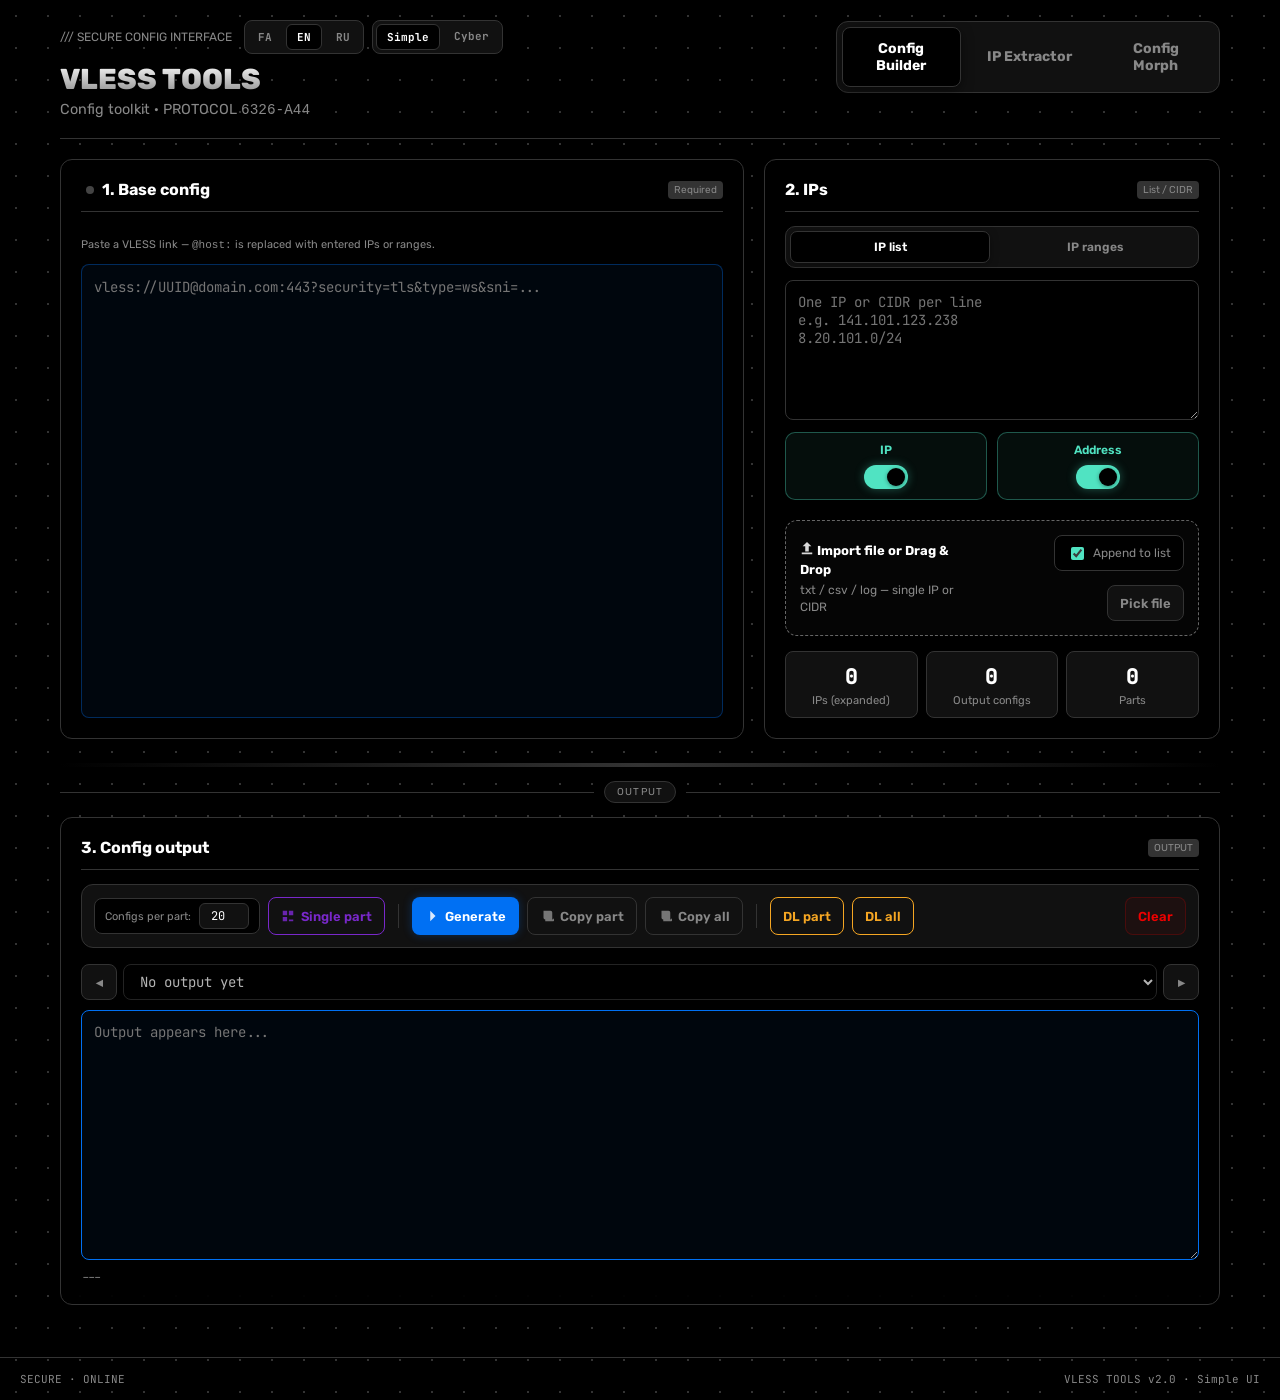
<file: vless-tools-simple.html>
<!doctype html>
<html lang="en" dir="ltr">
<head>
  <meta charset="utf-8" />
  <meta name="viewport" content="width=device-width,initial-scale=1" />
  <title>VLESS Tools — Simple</title>
  <link rel="preconnect" href="https://fonts.googleapis.com">
  <link rel="preconnect" href="https://fonts.gstatic.com" crossorigin>
  <link href="https://fonts.googleapis.com/css2?family=Estedad:wght@400;500;600;700;800&family=JetBrains+Mono:wght@400;500;600&family=Rubik:wght@400;500;600;700&display=swap" rel="stylesheet">
  <link rel="stylesheet" href="simple-theme.css">
</head>

<body>
<div class="sys-hazard" aria-hidden="true"></div>
  </div>

  <div class="app-shell simple-layout">
<div class="container">
    <header>
      <div class="brand">
                <div class="brand-top">
          <div class="brand-kicker" data-i18n="brand.kicker">/// SECURE CONFIG INTERFACE</div>
          <div class="header-actions">
            <div class="lang-switch" role="group" aria-label="Language">
              <button type="button" class="lang-btn" data-lang="fa">FA</button>
              <button type="button" class="lang-btn active" data-lang="en">EN</button>
              <button type="button" class="lang-btn" data-lang="ru">RU</button>
            </div>
            <div class="theme-switch" role="group" aria-label="UI theme">
              <span class="theme-btn active" data-i18n="theme.simple">Simple</span>
              <a href="vless-tools-cyber.html" class="theme-btn" data-i18n="theme.cyber">Cyber</a>
            </div>
          </div>
        </div>
<h1><em>VLESS</em> TOOLS</h1>
        <p data-i18n-html="brand.subtitle">Config toolkit · PROTOCOL <code>6326-A44</code></p>
      </div>
      <div class="tabs-nav">
        <button class="tab-btn active" onclick="switchTab('generator')"><span class="tab-id">01</span><span class="tab-label" data-i18n="tab.generator">Config Builder</span></button>
        <button class="tab-btn" onclick="switchTab('extractor')"><span class="tab-id">02</span><span class="tab-label" data-i18n="tab.extractor">IP Extractor</span></button>
        <button class="tab-btn" onclick="switchTab('morph')"><span class="tab-id">03</span><span class="tab-label" data-i18n="tab.morph">Config Morph</span></button>
      </div>
    </header>

    <main>
      <!-- TAB 1: GENERATOR -->
      <div id="tab-generator" class="tab-content active">
        <div class="grid generator-grid">
          <section class="card card-config">
            <span class="panel-serial">TD-0001</span>
            <div class="card-head">
              <div class="card-title"><span id="statusIndicator" class="status-dot"></span><span data-i18n="gen.configTitle">1. Base config</span></div>
              <span class="tag" data-i18n="tag.required">Required</span>
            </div>
            <div class="config-body">
              <p class="config-hint" data-i18n-html="gen.configHint">Paste a VLESS link — <code>@host:</code> is replaced with entered IPs or ranges.</p>
              <textarea id="config" class="area-fill" data-i18n-placeholder="ph.config" placeholder="vless://UUID@domain.com:443?security=tls&type=ws&sni=..."></textarea>
            </div>
          </section>
  
          <section class="card">
            <span class="panel-serial">TD-0002</span>
            <div class="card-head">
              <div class="card-title" data-i18n="gen.ipsTitle">2. IPs</div>
              <span class="tag" id="ipSourceTag" data-i18n="tag.listCidr">List / CIDR</span>
            </div>

            <div class="ip-subtabs">
              <button type="button" class="ip-subtab active" data-ip-tab="list" data-i18n="gen.ipList">IP list</button>
              <button type="button" class="ip-subtab" data-ip-tab="range" data-i18n="gen.ipRange">IP ranges</button>
            </div>

            <div id="ip-panel-list" class="ip-panel active">
              <textarea id="ips" class="area-md" data-i18n-placeholder="ph.ips" placeholder="One IP or CIDR per line"></textarea>
              <div class="extract-switches gen-host-filters">
                <label class="switch-item" data-i18n-title="gen.useIpTitle">
                  <span class="switch-label" data-i18n="gen.useIp">IP</span>
                  <span class="switch">
                    <input type="checkbox" id="genUseIp" checked>
                    <span class="switch-slider"></span>
                  </span>
                </label>
                <label class="switch-item" data-i18n-title="gen.useAddrTitle">
                  <span class="switch-label" data-i18n="gen.useAddr">Address</span>
                  <span class="switch">
                    <input type="checkbox" id="genUseAddr" checked>
                    <span class="switch-slider"></span>
                  </span>
                </label>
              </div>
              <div id="dropzone" class="dropzone" data-i18n-title="gen.dropTitle">
                <div class="dropzone-text">
                  <strong><svg class="ico" viewBox="0 0 16 16" aria-hidden="true"><path fill="currentColor" d="M8 1L3 6h3v6h4V6h3L8 1zm-6 12v2h12v-2H2z"/></svg> <span data-i18n="gen.dropTitle">Import file or Drag &amp; Drop</span></strong>
                  <small data-i18n="gen.dropHint">txt / csv / log — single IP or CIDR</small>
                </div>
                <div class="drop-actions">
                  <label class="toggle" data-i18n-title="gen.appendTitle">
                    <input type="checkbox" id="appendMode" checked>
                    <span data-i18n="gen.appendMode">Append to list</span>
                  </label>
                  <input id="ipFile" type="file" accept=".txt,.csv,.log,.json,text/plain">
                  <button type="button" id="pickFile" class="btn btn-secondary" data-i18n="gen.pickFile">Pick file</button>
                </div>
              </div>
            </div>

            <div id="ip-panel-range" class="ip-panel">
              <p class="range-hint" data-i18n="gen.rangeHint">One CIDR per line. Large CDN ranges auto-sample as /24.</p>
              <div class="cdn-toolbar">
                <button type="button" class="btn-cdn cf" data-cdn="cloudflare">Cloudflare</button>
                <button type="button" class="btn-cdn fastly" data-cdn="fastly">Fastly</button>
                <button type="button" class="btn-cdn gcore" data-cdn="gcore">Gcore</button>
              </div>
              <div class="range-actions">
                <button type="button" class="btn-cdn btn-shuffle" id="btnShuffleRanges">SHUFFLE</button>
              </div>
              <div class="cdn-output-row">
                <div class="cdn-output-head">
                  <label for="cdnOutputCountNum" data-i18n="gen.cdnCount">Ranges in box:</label>
                  <input type="number" id="cdnOutputCountNum" class="cdn-output-num" min="0" max="50000" value="1">
                </div>
                <input type="range" id="cdnOutputCount" min="0" max="50000" step="1" value="1">
              </div>
              <textarea id="ipRanges" class="area-md" data-i18n-placeholder="ph.ranges" placeholder="8.20.101.0/24"></textarea>
            </div>
  
            <div class="metrics">
              <div class="metric"><div class="metric-val" id="ipCount">0</div><div class="metric-lbl" data-i18n="gen.metricIp">IPs (expanded)</div></div>
              <div class="metric"><div class="metric-val" id="cfgCount">0</div><div class="metric-lbl" data-i18n="gen.metricCfg">Output configs</div></div>
              <div class="metric"><div class="metric-val" id="partCount">0</div><div class="metric-lbl" data-i18n="gen.metricPart">Parts</div></div>
            </div>
          </section>
        </div>
  
        <div class="hud-divider">
          <div class="hud-rail" aria-hidden="true">
            <span class="hud-rail-line"></span>
            <span class="hud-rail-badge">
              <span class="hud-rail-chevron">››</span>
              <span class="hud-rail-tag" data-i18n="tag.output">Output</span>
              <span class="hud-rail-chevron">‹‹</span>
            </span>
            <span class="hud-rail-line"></span>
          </div>
          <div class="card">
            <span class="panel-serial">OUT-0003</span>
            <div class="card-head">
              <div class="card-title" data-i18n="gen.outputTitle">3. Config output</div>
              <span class="tag">OUTPUT</span>
            </div>
            <div class="toolbar">
              <div class="control-group" data-i18n-title="gen.perPartTitle">
                <label for="perPart" data-i18n="gen.perPart">Configs per part:</label>
                <input id="perPart" type="number" value="20" min="1" class="input-mini">
              </div>
              <button id="btnOnePart" class="btn btn-purple" data-i18n-title="gen.onePartTitle"><svg class="ico" viewBox="0 0 16 16" aria-hidden="true"><path fill="currentColor" d="M2 2h5v5H2V2zm7 0h5v5H9V2zM2 9h5v5H2V9zm7 3h5v2H9v-2z"/></svg> <span data-i18n="gen.onePart">Single part</span></button>
              <div class="vertical-separator"></div>
              <button id="build" class="btn btn-blue" data-i18n-title="gen.buildTitle"><svg class="ico" viewBox="0 0 16 16" aria-hidden="true"><path fill="currentColor" d="M6 2l6 6-6 6V2z"/></svg> <span data-i18n="gen.build">Generate</span></button>
              <button id="copyPart" class="btn btn-secondary"><svg class="ico" viewBox="0 0 16 16" aria-hidden="true"><path fill="currentColor" d="M4 2h8a2 2 0 012 2v8H6a2 2 0 01-2-2V2zm2 10h8a2 2 0 002-2V4h2v6a4 4 0 01-4 4H6v-2z"/></svg> <span data-i18n="gen.copyPart">Copy part</span></button>
              <button id="copyAll" class="btn btn-secondary"><svg class="ico" viewBox="0 0 16 16" aria-hidden="true"><path fill="currentColor" d="M4 2h8a2 2 0 012 2v8H6a2 2 0 01-2-2V2zm2 10h8a2 2 0 002-2V4h2v6a4 4 0 01-4 4H6v-2z"/></svg> <span data-i18n="gen.copyAll">Copy all</span></button>
              <div class="vertical-separator"></div>
              <button id="dlPart" class="btn btn-gold" data-i18n="gen.dlPart">DL part</button>
              <button id="dlAll" class="btn btn-gold" data-i18n="gen.dlAll">DL all</button>
              <div class="spacer-div"></div>
              <button id="clear" class="btn btn-danger" data-i18n="gen.clear">Clear</button>
            </div>
  
            <div class="part-nav">
              <button id="prev" class="btn btn-secondary btn-nav" disabled data-i18n-aria="gen.partPrev" aria-label="Previous part">◂</button>
              <select id="partSelect" disabled><option data-i18n="gen.noOutput">No output yet</option></select>
              <button id="next" class="btn btn-secondary btn-nav" disabled data-i18n-aria="gen.partNext" aria-label="Next part">▸</button>
            </div>
  
            <textarea id="out" class="area-lg" readonly data-i18n-placeholder="ph.out" placeholder="Output appears here..."></textarea>
  
            <div class="action-bar">
              <div id="partInfo" class="part-info">---</div>
            </div>
          </div>
        </div>
      </div>

      <!-- TAB 2: EXTRACTOR -->
      <div id="tab-extractor" class="tab-content">
        <div class="grid">
          <section class="card">
            <span class="panel-serial">EXT-0001</span>
            <div class="card-head">
              <div class="card-title" data-i18n="ext.inputTitle">1. Config list</div>
              <span class="tag" data-i18n="tag.input">Input</span>
            </div>
            <textarea id="extInput" class="area-lg" data-i18n-placeholder="ph.extInput" placeholder="VLESS configs or IP/CIDR, one per line"></textarea>
            <div id="extCidrSwitchWrap" class="extract-filter ext-cidr-switch" style="display:none;">
              <label class="switch-item" data-i18n-title="ext.expandTitle">
                <span class="switch-label" data-i18n="ext.expandCidr">Expand CIDR to IP list</span>
                <span class="switch">
                  <input type="checkbox" id="extExpandCidr">
                  <span class="switch-slider"></span>
                </span>
              </label>
            </div>
            <div class="metrics metrics-ext-input" id="extInputMetrics">
              <div class="metric"><div class="metric-val" id="extInCount">0</div><div class="metric-lbl" data-i18n="ext.inLines">Input lines</div></div>
              <div class="metric" id="extFilterMetricWrap" hidden>
                <div class="metric-val" id="extFilterCount">0</div>
                <div class="metric-lbl" data-i18n="ext.filterWs">WS+TLS pass</div>
              </div>
              <div class="metric"><div class="metric-val" id="extOutCount">0</div><div class="metric-lbl" data-i18n="ext.result">Extract result</div></div>
            </div>
            <div class="toolbar toolbar-block">
              <button id="extInputClear" type="button" class="btn btn-danger btn-block" data-i18n="ext.clearInput">Clear input</button>
            </div>
          </section>

          <section class="card">
            <span class="panel-serial">EXT-0002</span>
            <div class="card-head">
              <div class="card-title" data-i18n="ext.outputTitle">2. Extraction output</div>
              <span class="tag" data-i18n="tag.output">Output</span>
            </div>
            <div class="toolbar toolbar-block">
              <button id="btnExtract" class="btn btn-purple btn-block"><svg class="ico" viewBox="0 0 16 16" aria-hidden="true"><path fill="currentColor" d="M6 2h4l4 4v8H2V2h4zm0 1v3h3V3H6zm-2 9h8V7H4v7zm2-5h1v3H6V7zm2 0h3v3H8V7z"/></svg> <span id="btnExtractLabel" data-i18n="ext.extract">Extract IPs</span></button>
            </div>
            <div class="extract-filter ext-ws-tls">
              <label class="switch-item" data-i18n-title="ext.wsTlsTitle">
                <span class="switch-label" data-i18n="ext.wsTls">WS + TLS only</span>
                <span class="switch">
                  <input type="checkbox" id="extWsTls">
                  <span class="switch-slider"></span>
                </span>
              </label>
            </div>
            <div class="extract-switches">
              <label class="switch-item" data-i18n-title="ext.addrsTitle">
                <span class="switch-label" data-i18n="ext.addrs">Addresses</span>
                <span class="switch">
                  <input type="checkbox" id="extAddr" checked>
                  <span class="switch-slider"></span>
                </span>
              </label>
              <label class="switch-item" data-i18n-title="ext.sniTitle">
                <span class="switch-label">SNI</span>
                <span class="switch">
                  <input type="checkbox" id="extSni">
                  <span class="switch-slider"></span>
                </span>
              </label>
              <label class="switch-item" data-i18n-title="ext.hostTitle">
                <span class="switch-label">HOST</span>
                <span class="switch">
                  <input type="checkbox" id="extHost">
                  <span class="switch-slider"></span>
                </span>
              </label>
            </div>
            <textarea id="extOut" class="area-md" readonly data-i18n-placeholder="ph.extOut" placeholder="Results appear here..."></textarea>
            <div class="toolbar toolbar-block">
              <button id="extCopy" class="btn btn-secondary btn-flex"><svg class="ico" viewBox="0 0 16 16" aria-hidden="true"><path fill="currentColor" d="M4 2h8a2 2 0 012 2v8H6a2 2 0 01-2-2V2zm2 10h8a2 2 0 002-2V4h2v6a4 4 0 01-4 4H6v-2z"/></svg> <span data-i18n="ext.copyOut">Copy output</span></button>
              <button id="extClear" type="button" class="btn btn-danger" data-i18n="ext.clearOutput">Clear output</button>
            </div>
          </section>
        </div>

        <div class="card-stack">
          <section class="card">
            <span class="panel-serial">EXT-0003</span>
            <div class="card-head">
              <div class="card-title" data-i18n="ext.dupTitle">3. Duplicate IPs</div>
              <span class="tag" data-i18n="tag.duplicate">Duplicates</span>
            </div>
            <textarea id="extDiff" class="area-sm" readonly data-i18n-placeholder="ph.extDiff" placeholder="Duplicate IPs between input lines..."></textarea>
            <div class="metrics">
              <div class="metric"><div class="metric-val" id="extDiffCount">0</div><div class="metric-lbl" data-i18n="ext.dupCount">Duplicates</div></div>
              <div class="metric"><div class="metric-val" id="extDiffUnique">0</div><div class="metric-lbl" data-i18n="ext.dupUnique">Unique dupes</div></div>
              <div class="metric"><div class="metric-val" id="extDiffGap">0</div><div class="metric-lbl" data-i18n="ext.dupGap">Gap (in − out)</div></div>
            </div>
            <div class="toolbar toolbar-block">
              <button id="extDiffCopy" class="btn btn-secondary btn-flex"><svg class="ico" viewBox="0 0 16 16" aria-hidden="true"><path fill="currentColor" d="M4 2h8a2 2 0 012 2v8H6a2 2 0 01-2-2V2zm2 10h8a2 2 0 002-2V4h2v6a4 4 0 01-4 4H6v-2z"/></svg> <span data-i18n="ext.copyDup">Copy duplicates</span></button>
            </div>
          </section>
        </div>
      </div>

      <!-- TAB 3: MORPH CONFIG (SNI + Spoof unified) -->
      <div id="tab-morph" class="tab-content">
        <div class="grid">
          <section class="card">
            <span class="panel-serial">MRP-0001</span>
            <div class="card-head">
              <div class="card-title" data-i18n="morph.inputTitle">1. Input configs</div>
              <span class="tag">VLESS List</span>
            </div>
            <textarea id="morphInput" class="area-xl" data-i18n-placeholder="ph.morphInput" placeholder="One VLESS config per line..."></textarea>
            <div class="metrics">
              <div class="metric">
                <div class="metric-val" id="morphInCount">0</div>
                <div class="metric-lbl" data-i18n="morph.inCount">Input count</div>
              </div>
              <div class="metric">
                <div class="metric-val" id="morphOutCount">0</div>
                <div class="metric-lbl" data-i18n="morph.outCount">Output count</div>
              </div>
            </div>
          </section>

          <section class="card">
            <span class="panel-serial">MRP-0002</span>
            <div class="card-head">
              <div class="card-title" data-i18n="morph.settingsTitle">2. Morph settings</div>
              <span class="tag" data-i18n="tag.transform">Transform</span>
            </div>

            <div class="morph-spoof-bar">
              <label class="switch-item" data-i18n-title="morph.spoofTitle">
                <span class="switch-label">
                  SNI Spoof
                  <small data-i18n="morph.spoofHint">Local proxy — SNI &amp; host unchanged</small>
                </span>
                <span class="switch">
                  <input type="checkbox" id="morphSpoofMode">
                  <span class="switch-slider"></span>
                </span>
              </label>
            </div>

            <div id="morphSpoofPanel" class="morph-panel">
              <div class="info-box" data-i18n-html="morph.spoofInfo">Only <strong>Address</strong> changes. <strong>SNI</strong>, <strong>HOST</strong> and config name are kept.</div>
              <div class="spoof-fields">
                <div class="spoof-field">
                  <label for="morphSpoofIp" data-i18n="morph.addr">Address</label>
                  <input id="morphSpoofIp" type="text" value="127.0.0.1" placeholder="127.0.0.1">
                </div>
                <div class="spoof-field">
                  <label for="morphSpoofPort" data-i18n="morph.port">Port</label>
                  <input id="morphSpoofPort" type="text" value="40443" placeholder="40443">
                </div>
              </div>
            </div>

            <div id="morphAdvancedPanel" class="morph-panel active">
              <div class="info-box" data-i18n-html="morph.advancedInfo"><strong>Advanced:</strong> Toggle what to change. Domain list is used for <strong>SNI</strong> and <strong>HOST</strong>.</div>

              <label data-i18n="morph.domainsLabel">Domain list (one per line):</label>
              <textarea id="morphDomains" class="area-xs" data-i18n-placeholder="ph.domains" placeholder="example.com"></textarea>

              <div class="morph-switch-grid">
                <label class="switch-item" data-i18n-title="morph.addrSwitchTitle">
                  <span class="switch-label">Address</span>
                  <span class="switch">
                    <input type="checkbox" id="morphChangeAddr" checked>
                    <span class="switch-slider"></span>
                  </span>
                </label>
                <label class="switch-item" data-i18n-title="morph.sniSwitchTitle">
                  <span class="switch-label">SNI</span>
                  <span class="switch">
                    <input type="checkbox" id="morphChangeSni" checked>
                    <span class="switch-slider"></span>
                  </span>
                </label>
                <label class="switch-item" data-i18n-title="morph.hostSwitchTitle">
                  <span class="switch-label">HOST</span>
                  <span class="switch">
                    <input type="checkbox" id="morphChangeHost">
                    <span class="switch-slider"></span>
                  </span>
                </label>
              </div>

              <div id="morphAddrFields" class="spoof-fields">
                <div class="spoof-field">
                  <label for="morphAddrHost" data-i18n="morph.newAddr">New address</label>
                  <input id="morphAddrHost" type="text" data-i18n-placeholder="ph.emptyDomain" placeholder="empty = from domain list">
                </div>
                <div class="spoof-field">
                  <label for="morphAddrPort" data-i18n="morph.addrPort">Address port</label>
                  <input id="morphAddrPort" type="text" data-i18n-placeholder="ph.keepPort" placeholder="empty = keep port">
                </div>
              </div>
            </div>

            <button id="btnMorphBuild" class="btn btn-blue btn-block btn-morph"><svg class="ico" viewBox="0 0 16 16" aria-hidden="true"><path fill="currentColor" d="M6 2l6 6-6 6V2z"/></svg> <span data-i18n="morph.apply">Apply Morph</span></button>

            <textarea id="morphOutput" class="area-md" readonly data-i18n-placeholder="ph.morphOut" placeholder="Final output..."></textarea>

            <div class="toolbar toolbar-block">
              <button id="morphCopy" class="btn btn-secondary btn-flex"><svg class="ico" viewBox="0 0 16 16" aria-hidden="true"><path fill="currentColor" d="M4 2h8a2 2 0 012 2v8H6a2 2 0 01-2-2V2zm2 10h8a2 2 0 002-2V4h2v6a4 4 0 01-4 4H6v-2z"/></svg> <span data-i18n="ext.copyOut">Copy output</span></button>
              <button id="morphClear" class="btn btn-danger" data-i18n="gen.clear">Clear</button>
            </div>
          </section>
        </div>
      </div>

    </main>
  </div>
  </div>

  <div class="toast-host" aria-live="polite" aria-atomic="true">
    <div id="copyMsg" class="toast" role="status">
      <span class="toast-accent" aria-hidden="true"></span>
      <span class="toast-icon" aria-hidden="true">◆</span>
      <span class="toast-text"></span>
      <span class="toast-tag">NOTIFY</span>
    </div>
  </div>
  <footer class="site-footer">
    <span data-i18n="footer.secure">SECURE · ONLINE</span>
    <span data-i18n="footer.versionSimple">VLESS TOOLS v2.0 · Simple UI</span>
  </footer>

<script>
    // --- i18n (EN default · FA · RU) ---
    const I18N = {
      en: {
        pageTitle: "VLESS Tools — Simple",
        "brand.kicker": "/// SECURE CONFIG INTERFACE",
        "brand.subtitle": "Config toolkit · PROTOCOL <code>6326-A44</code>",
        "tab.generator": "Config Builder",
        "tab.extractor": "IP Extractor",
        "tab.morph": "Config Morph",
        "tag.required": "Required",
        "tag.input": "Input",
        "tag.output": "Output",
        "tag.duplicate": "Duplicates",
        "tag.transform": "Transform",
        "tag.listCidr": "List / CIDR",
        "tag.listRange": "CDN ranges",
        "gen.configTitle": "1. Base config",
        "gen.configHint": "Paste a VLESS link — <code>@host:</code> is replaced with entered IPs or ranges.",
        "gen.ipsTitle": "2. IPs",
        "gen.ipList": "IP list",
        "gen.useIp": "IP",
        "gen.useAddr": "Address",
        "gen.useIpTitle": "Include IP and CIDR entries",
        "gen.useAddrTitle": "Include domain / host entries",
        "gen.ipRange": "IP ranges",
        "gen.dropTitle": "Import file or Drag & Drop",
        "gen.dropHint": "txt / csv / log — single IP or CIDR",
        "gen.appendTitle": "On: append to list / Off: replace",
        "gen.appendMode": "Append to list",
        "gen.pickFile": "Pick file",
        "gen.rangeHint": "One CIDR per line. Large CDN ranges auto-sample as /24.",
        "gen.cdnCount": "Ranges in box:",
        "gen.metricIp": "IPs (expanded)",
        "gen.metricCfg": "Output configs",
        "gen.metricPart": "Parts",
        "gen.outputModule": "◆◆◆ OUTPUT MODULE ◆◆◆",
        "gen.outputTitle": "3. Config output",
        "gen.perPartTitle": "Configs per part",
        "gen.perPart": "Configs per part:",
        "gen.onePartTitle": "All configs in one output",
        "gen.onePart": "Single part",
        "gen.buildTitle": "Generate from base config and IPs",
        "gen.build": "Generate",
        "gen.copyPart": "Copy part",
        "gen.copyAll": "Copy all",
        "gen.dlPart": "DL part",
        "gen.dlAll": "DL all",
        "gen.clear": "Clear",
        "gen.noOutput": "No output yet",
        "gen.partPrev": "Previous part",
        "gen.partNext": "Next part",
        "gen.partN": "Part {n}",
        "gen.partView": "Showing part {current} of {total}",
        "ext.inputTitle": "1. Config list",
        "ext.expandTitle": "Expand each CIDR to individual IPs",
        "ext.expandCidr": "Expand CIDR to IP list",
        "ext.inLines": "Input lines",
        "ext.filterWs": "WS+TLS pass",
        "ext.result": "Extract result",
        "ext.outputTitle": "2. Extraction output",
        "ext.extract": "Extract IPs",
        "ext.wsTlsTitle": "Only configs with type=ws and security=tls",
        "ext.wsTls": "WS + TLS only",
        "ext.addrsTitle": "@address from each config",
        "ext.addrs": "Addresses",
        "ext.sniTitle": "sni= query parameter",
        "ext.hostTitle": "host= query parameter",
        "ext.clearInput": "Clear input",
        "ext.clearOutput": "Clear output",
        "ext.clearInput": "Clear input",
        "ext.clearOutput": "Clear output",
        "ext.copyOut": "Copy output",
        "ext.dupTitle": "3. Duplicate IPs",
        "ext.dupCount": "Duplicates",
        "ext.dupUnique": "Unique dupes",
        "ext.dupGap": "Gap (in − out)",
        "ext.copyDup": "Copy duplicates",
        "morph.inputTitle": "1. Input configs",
        "morph.inCount": "Input count",
        "morph.outCount": "Output count",
        "morph.settingsTitle": "2. Morph settings",
        "morph.spoofTitle": "Quick mode: only @IP:Port to local address",
        "morph.spoofHint": "Local proxy — SNI & host unchanged",
        "morph.spoofInfo": "Only <strong>Address</strong> changes. <strong>SNI</strong>, <strong>HOST</strong> and config name are kept.",
        "morph.addr": "Address",
        "morph.port": "Port",
        "morph.advancedInfo": "<strong>Advanced:</strong> Toggle what to change. Domain list is used for <strong>SNI</strong> and <strong>HOST</strong>.",
        "morph.domainsLabel": "Domain list (one per line):",
        "morph.addrSwitchTitle": "Address field in config",
        "morph.sniSwitchTitle": "SNI parameter",
        "morph.hostSwitchTitle": "HOST parameter",
        "morph.newAddr": "New address",
        "morph.addrPort": "Address port",
        "morph.apply": "Apply Morph",
        "theme.simple": "Simple",
        "theme.cyber": "Cyber",
        "footer.secure": "SECURE · ONLINE",
        "footer.version": "VLESS TOOLS v2.0 · CP2077 HUD",
        "footer.versionSimple": "VLESS TOOLS v2.0 · Simple UI",
        "ph.config": "vless://UUID@domain.com:443?security=tls&type=ws&sni=...",
        "ph.ips": "One IP or CIDR per line\ne.g. 141.101.123.238\n8.20.101.0/24",
        "ph.ranges": "8.20.101.0/24\n104.16.0.0/24",
        "ph.out": "Output appears here...",
        "ph.extInput": "VLESS configs or IP/CIDR, one per line...",
        "ph.extOut": "Results appear here...",
        "ph.extDiff": "Duplicate IPs between input lines...",
        "ph.morphInput": "One VLESS config per line...",
        "ph.domains": "example.com\nletsencrypt.org",
        "ph.morphOut": "Final output...",
        "ph.emptyDomain": "empty = from domain list",
        "ph.keepPort": "empty = keep port",
        "toast.noRange": "No IP range found",
        "toast.fileDownloaded": "File downloaded",
        "toast.invalidBase": "Invalid base config",
        "toast.rangeOverflow": "Range {cidr} cannot be processed",
        "toast.noValidIp": "No valid IP or host found",
        "toast.built": "{count} configs generated · {parts} part(s){extra}",
        "toast.genFilterOff": "Enable IP or Address filter",
        "toast.noIpInSource": "No valid IP/CIDR in «{source}»",
        "toast.ipsAppended": "{count} IPs appended",
        "toast.ipsReplaced": "{count} IPs replaced",
        "toast.fileReadError": "File read error",
        "toast.emptyIpList": "IP list is empty",
        "toast.singlePartDone": "Single part output ready",
        "toast.copied": "Copied",
        "toast.allCopied": "All copied",
        "toast.cleared": "Cleared",
        "toast.fetchingRanges": "Fetching ranges...",
        "toast.rangesLoaded": "{count} {label} ranges loaded",
        "toast.fetchError": "Online fetch failed",
        "toast.enterRangeFirst": "Enter ranges first",
        "toast.shuffled": "Ranges shuffled",
        "toast.emptyInput": "Input is empty",
        "toast.noWsTls": "No WS+TLS configs found",
        "toast.found": "{count} items found{extra}",
        "toast.nothingFound": "Nothing found",
        "toast.nothingToCopy": "Nothing to copy",
        "toast.outputCopied": "Output copied",
        "toast.dupCopied": "Duplicates copied",
        "toast.noVless": "No valid VLESS configs",
        "toast.invalidSpoofAddr": "Invalid spoof address",
        "toast.invalidSpoofPort": "Invalid spoof port",
        "toast.enableSwitch": "Enable at least one switch",
        "toast.invalidPort": "Invalid @ port",
        "toast.invalidAddr": "Invalid @ address",
        "toast.emptyDomains": "Domain list is empty",
        "toast.noMorphOutput": "No output generated",
        "toast.morphed": "{count} configs morphed",
        "toast.expandNote": " [range→list]",
        "toast.wsTlsNote": " (from {count} WS+TLS configs)",
        "toast.truncNote": " (limited to {max})",
        "toast.sampleNote": " ({count} large ranges → /24 sample)",
        "toast.limitedNote": " (limited to {max})",
        "toast.input": "input",
        "toast.text": "text",
      },
      fa: {
        pageTitle: "VLESS Tools — Simple",
        "brand.kicker": "/// رابط امن کانفیگ",
        "brand.subtitle": "جعبه ابزار کانفیگ · PROTOCOL <code>6326-A44</code>",
        "tab.generator": "سازنده کانفیگ",
        "tab.extractor": "استخراج IP",
        "tab.morph": "Morph کانفیگ",
        "tag.required": "ضروری",
        "tag.input": "ورودی",
        "tag.output": "خروجی",
        "tag.duplicate": "تکراری",
        "tag.transform": "تبدیل",
        "tag.listCidr": "لیست / CIDR",
        "tag.listRange": "رنج CDN",
        "gen.configTitle": "۱. کانفیگ پایه",
        "gen.configHint": "یک لینک VLESS — آدرس <code>@host:</code> با IPها یا رنج‌های واردشده جایگزین می‌شود.",
        "gen.ipsTitle": "۲. IPها",
        "gen.ipList": "لیست IP",
        "gen.useIp": "IP",
        "gen.useAddr": "آدرس",
        "gen.useIpTitle": "شامل IP و CIDR",
        "gen.useAddrTitle": "شامل دامنه / آدرس",
        "gen.ipRange": "رنج IP",
        "gen.dropTitle": "وارد کردن از فایل یا Drag & Drop",
        "gen.dropHint": "txt / csv / log — IP تکی یا CIDR",
        "gen.appendTitle": "روشن: به لیست فعلی اضافه / خاموش: جایگزین",
        "gen.appendMode": "افزودن به لیست",
        "gen.pickFile": "انتخاب فایل",
        "gen.rangeHint": "هر خط یک رنج CIDR — رنج‌های بزرگ CDN به‌صورت خودکار /24 نمونه می‌شوند.",
        "gen.cdnCount": "تعداد رنج در باکس:",
        "gen.metricIp": "IP (پس از گسترش)",
        "gen.metricCfg": "کانفیگ خروجی",
        "gen.metricPart": "تعداد پارت",
        "gen.outputModule": "◆◆◆ ماژول خروجی ◆◆◆",
        "gen.outputTitle": "۳. خروجی کانفیگ",
        "gen.perPartTitle": "تعداد کانفیگ در هر پارت",
        "gen.perPart": "کانفیگ در هر پارت:",
        "gen.onePartTitle": "همه کانفیگ‌ها در یک خروجی",
        "gen.onePart": "خروجی تک‌پارت",
        "gen.buildTitle": "تولید خروجی براساس کانفیگ پایه و IPها",
        "gen.build": "تولید خروجی",
        "gen.copyPart": "کپی همین پارت",
        "gen.copyAll": "کپی کل خروجی",
        "gen.dlPart": "DL پارت",
        "gen.dlAll": "DL کل",
        "gen.clear": "پاک‌سازی",
        "gen.noOutput": "هنوز خروجی ساخته نشده",
        "gen.partPrev": "پارت قبلی",
        "gen.partNext": "پارت بعدی",
        "gen.partN": "پارت {n}",
        "gen.partView": "نمایش پارت {current} از {total}",
        "ext.inputTitle": "۱. لیست کانفیگ‌ها",
        "ext.expandTitle": "هر رنج CIDR به IPهای تکی تبدیل شود",
        "ext.expandCidr": "گسترش رنج IP به لیست",
        "ext.inLines": "خطوط ورودی",
        "ext.filterWs": "عبور فیلتر WS+TLS",
        "ext.result": "نتیجه استخراج",
        "ext.outputTitle": "۲. خروجی استخراج",
        "ext.extract": "استخراج IPها",
        "ext.wsTlsTitle": "فقط کانفیگ‌های type=ws و security=tls",
        "ext.wsTls": "فقط WS + TLS",
        "ext.addrsTitle": "بخش @آدرس از هر کانفیگ",
        "ext.addrs": "آدرس‌ها",
        "ext.sniTitle": "پارامتر sni=",
        "ext.hostTitle": "پارامتر host=",
        "ext.clearInput": "پاک ورودی",
        "ext.clearOutput": "پاک خروجی",
        "ext.clearInput": "پاک ورودی",
        "ext.clearOutput": "پاک خروجی",
        "ext.copyOut": "کپی خروجی",
        "ext.dupTitle": "۳. IPهای تکراری",
        "ext.dupCount": "تعداد تکراری",
        "ext.dupUnique": "IP یکتا تکراری",
        "ext.dupGap": "اختلاف (ورودی − نتیجه)",
        "ext.copyDup": "کپی تکراری‌ها",
        "morph.inputTitle": "۱. کانفیگ‌های ورودی",
        "morph.inCount": "تعداد ورودی",
        "morph.outCount": "تعداد خروجی",
        "morph.settingsTitle": "۲. تنظیمات Morph",
        "morph.spoofTitle": "حالت سریع: فقط @IP:Port به آدرس محلی",
        "morph.spoofHint": "اتصال به پروکسی محلی — SNI و host دست نخورده",
        "morph.spoofInfo": "فقط <strong>Address</strong> عوض می‌شود. <strong>SNI</strong>، <strong>HOST</strong> و نام کانفیگ حفظ می‌شوند.",
        "morph.addr": "آدرس",
        "morph.port": "پورت",
        "morph.advancedInfo": "<strong>حالت پیشرفته:</strong> با سوییچ‌ها مشخص کنید کدام بخش عوض شود. لیست دامنه برای <strong>SNI</strong> و <strong>HOST</strong> استفاده می‌شود.",
        "morph.domainsLabel": "لیست دامنه‌ها (هر خط یکی):",
        "morph.addrSwitchTitle": "بخش Address در کانفیگ",
        "morph.sniSwitchTitle": "پارامتر SNI",
        "morph.hostSwitchTitle": "پارامتر HOST",
        "morph.newAddr": "Address جدید",
        "morph.addrPort": "پورت Address",
        "morph.apply": "اعمال Morph",
        "theme.simple": "ساده",
        "theme.cyber": "سایبر",
        "footer.secure": "امن · آنلاین",
        "footer.version": "VLESS TOOLS v2.0 · CP2077 HUD",
        "footer.versionSimple": "VLESS TOOLS v2.0 · رابط ساده",
        "ph.config": "vless://UUID@domain.com:443?security=tls&type=ws&sni=...",
        "ph.ips": "هر خط یک IP یا CIDR\nمثال: 141.101.123.238\n8.20.101.0/24",
        "ph.ranges": "8.20.101.0/24\n104.16.0.0/24",
        "ph.out": "خروجی اینجا نمایش داده می‌شود...",
        "ph.extInput": "لیست کانفیگ VLESS یا IP/CIDR (هر خط یک مورد)...",
        "ph.extOut": "نتایج استخراج اینجا ظاهر می‌شوند...",
        "ph.extDiff": "IPهای تکراری بین خطوط ورودی...",
        "ph.morphInput": "هر خط یک کانفیگ VLESS...",
        "ph.domains": "example.com\nletsencrypt.org",
        "ph.morphOut": "خروجی نهایی...",
        "ph.emptyDomain": "خالی = از لیست دامنه",
        "ph.keepPort": "خالی = حفظ پورت",
        "toast.noRange": "رنج IP یافت نشد",
        "toast.fileDownloaded": "فایل دانلود شد",
        "toast.invalidBase": "کانفیگ پایه معتبر نیست",
        "toast.rangeOverflow": "رنج {cidr} قابل پردازش نیست",
        "toast.noValidIp": "IP یا آدرس معتبری یافت نشد",
        "toast.built": "{count} کانفیگ ساخته شد · {parts} پارت{extra}",
        "toast.genFilterOff": "حداقل IP یا آدرس را فعال کنید",
        "toast.noIpInSource": "از «{source}» هیچ IP/CIDR معتبر پیدا نشد",
        "toast.ipsAppended": "{count} IP اضافه شد",
        "toast.ipsReplaced": "{count} IP جایگزین شد",
        "toast.fileReadError": "خطا در خواندن فایل",
        "toast.emptyIpList": "لیست IP خالی است",
        "toast.singlePartDone": "تک‌پارت شد",
        "toast.copied": "کپی شد",
        "toast.allCopied": "همه کپی شد",
        "toast.cleared": "پاک شد",
        "toast.fetchingRanges": "در حال دریافت رنج‌ها...",
        "toast.rangesLoaded": "{count} رنج {label} دریافت شد",
        "toast.fetchError": "خطا در دریافت آنلاین",
        "toast.enterRangeFirst": "ابتدا رنج وارد کنید",
        "toast.shuffled": "لیست رنج‌ها shuffle شد",
        "toast.emptyInput": "ورودی خالی است",
        "toast.noWsTls": "هیچ کانفیگ WS+TLS پیدا نشد",
        "toast.found": "{count} مورد پیدا شد{extra}",
        "toast.nothingFound": "هیچ موردی پیدا نشد",
        "toast.nothingToCopy": "چیزی برای کپی نیست",
        "toast.outputCopied": "خروجی کپی شد",
        "toast.dupCopied": "تکراری‌ها کپی شد",
        "toast.noVless": "هیچ کانفیگ VLESS معتبری وارد نشده",
        "toast.invalidSpoofAddr": "آدرس Spoof نامعتبر است",
        "toast.invalidSpoofPort": "پورت Spoof نامعتبر است",
        "toast.enableSwitch": "حداقل یک سوییچ را فعال کنید",
        "toast.invalidPort": "پورت @ نامعتبر است",
        "toast.invalidAddr": "آدرس @ نامعتبر است",
        "toast.emptyDomains": "لیست دامنه‌ها خالی است",
        "toast.noMorphOutput": "هیچ خروجی تولید نشد",
        "toast.morphed": "{count} کانفیگ Morph شد",
        "toast.expandNote": " [رنج→لیست]",
        "toast.wsTlsNote": " (از {count} کانفیگ WS+TLS)",
        "toast.truncNote": " (محدود به {max})",
        "toast.sampleNote": " ({count} رنج بزرگ → /24 نمونه)",
        "toast.limitedNote": " (محدود به {max})",
        "toast.input": "ورودی",
        "toast.text": "متن",
      },
      ru: {
        pageTitle: "VLESS Tools — Simple",
        "brand.kicker": "/// ЗАЩИЩЁННЫЙ ИНТЕРФЕЙС",
        "brand.subtitle": "Набор инструментов · PROTOCOL <code>6326-A44</code>",
        "tab.generator": "Генератор",
        "tab.extractor": "Извлечение IP",
        "tab.morph": "Morph конфигов",
        "tag.required": "Обязательно",
        "tag.input": "Ввод",
        "tag.output": "Вывод",
        "tag.duplicate": "Дубликаты",
        "tag.transform": "Преобразование",
        "tag.listCidr": "Список / CIDR",
        "tag.listRange": "CDN диапазоны",
        "gen.configTitle": "1. Базовый конфиг",
        "gen.configHint": "VLESS ссылка — <code>@host:</code> заменяется на введённые IP или диапазоны.",
        "gen.ipsTitle": "2. IP адреса",
        "gen.ipList": "Список IP",
        "gen.useIp": "IP",
        "gen.useAddr": "Адрес",
        "gen.useIpTitle": "Включать IP и CIDR",
        "gen.useAddrTitle": "Включать домен / адрес",
        "gen.ipRange": "Диапазоны IP",
        "gen.dropTitle": "Импорт файла или Drag & Drop",
        "gen.dropHint": "txt / csv / log — один IP или CIDR",
        "gen.appendTitle": "Вкл: добавить / Выкл: заменить",
        "gen.appendMode": "Добавить в список",
        "gen.pickFile": "Выбрать файл",
        "gen.rangeHint": "Один CIDR на строку. Большие CDN диапазоны автоматически как /24.",
        "gen.cdnCount": "Диапазонов в поле:",
        "gen.metricIp": "IP (развёрнуто)",
        "gen.metricCfg": "Конфигов",
        "gen.metricPart": "Частей",
        "gen.outputModule": "◆◆◆ МОДУЛЬ ВЫВОДА ◆◆◆",
        "gen.outputTitle": "3. Вывод конфигов",
        "gen.perPartTitle": "Конфигов в каждой части",
        "gen.perPart": "Конфигов в части:",
        "gen.onePartTitle": "Все конфиги в одном выводе",
        "gen.onePart": "Одна часть",
        "gen.buildTitle": "Сгенерировать из базового конфига и IP",
        "gen.build": "Сгенерировать",
        "gen.copyPart": "Копировать часть",
        "gen.copyAll": "Копировать всё",
        "gen.dlPart": "DL часть",
        "gen.dlAll": "DL всё",
        "gen.clear": "Очистить",
        "gen.noOutput": "Вывод ещё не создан",
        "gen.partPrev": "Предыдущая часть",
        "gen.partNext": "Следующая часть",
        "gen.partN": "Часть {n}",
        "gen.partView": "Часть {current} из {total}",
        "ext.inputTitle": "1. Список конфигов",
        "ext.expandTitle": "Развернуть CIDR в список IP",
        "ext.expandCidr": "Развернуть диапазон в список",
        "ext.inLines": "Строк ввода",
        "ext.filterWs": "WS+TLS прошло",
        "ext.result": "Результат",
        "ext.outputTitle": "2. Результат извлечения",
        "ext.extract": "Извлечь IP",
        "ext.wsTlsTitle": "Только type=ws и security=tls",
        "ext.wsTls": "Только WS + TLS",
        "ext.addrsTitle": "@address из каждого конфига",
        "ext.addrs": "Адреса",
        "ext.sniTitle": "Параметр sni=",
        "ext.hostTitle": "Параметр host=",
        "ext.clearInput": "Очистить ввод",
        "ext.clearOutput": "Очистить вывод",
        "ext.clearInput": "Очистить ввод",
        "ext.clearOutput": "Очистить вывод",
        "ext.copyOut": "Копировать вывод",
        "ext.dupTitle": "3. Дубликаты IP",
        "ext.dupCount": "Дубликаты",
        "ext.dupUnique": "Уник. дубликаты",
        "ext.dupGap": "Разница (в − вы)",
        "ext.copyDup": "Копировать дубликаты",
        "morph.inputTitle": "1. Входные конфиги",
        "morph.inCount": "Входных",
        "morph.outCount": "Выходных",
        "morph.settingsTitle": "2. Настройки Morph",
        "morph.spoofTitle": "Быстрый режим: только @IP:Port на локальный",
        "morph.spoofHint": "Локальный прокси — SNI и host без изменений",
        "morph.spoofInfo": "Меняется только <strong>Address</strong>. <strong>SNI</strong>, <strong>HOST</strong> и имя сохраняются.",
        "morph.addr": "Адрес",
        "morph.port": "Порт",
        "morph.advancedInfo": "<strong>Расширенный:</strong> Выберите что менять. Список доменов для <strong>SNI</strong> и <strong>HOST</strong>.",
        "morph.domainsLabel": "Список доменов (по одному на строку):",
        "morph.addrSwitchTitle": "Поле Address",
        "morph.sniSwitchTitle": "Параметр SNI",
        "morph.hostSwitchTitle": "Параметр HOST",
        "morph.newAddr": "Новый адрес",
        "morph.addrPort": "Порт адреса",
        "morph.apply": "Применить Morph",
        "theme.simple": "Простой",
        "theme.cyber": "Кибер",
        "footer.secure": "БЕЗОПАСНО · ОНЛАЙН",
        "footer.version": "VLESS TOOLS v2.0 · CP2077 HUD",
        "footer.versionSimple": "VLESS TOOLS v2.0 · Простой UI",
        "ph.config": "vless://UUID@domain.com:443?security=tls&type=ws&sni=...",
        "ph.ips": "Один IP или CIDR на строку",
        "ph.ranges": "8.20.101.0/24\n104.16.0.0/24",
        "ph.out": "Вывод появится здесь...",
        "ph.extInput": "VLESS конфиги или IP/CIDR, по одному на строку...",
        "ph.extOut": "Результаты появятся здесь...",
        "ph.extDiff": "Дубликаты IP между строками...",
        "ph.morphInput": "Один VLESS конфиг на строку...",
        "ph.domains": "example.com\nletsencrypt.org",
        "ph.morphOut": "Итоговый вывод...",
        "ph.emptyDomain": "пусто = из списка доменов",
        "ph.keepPort": "пусто = сохранить порт",
        "toast.noRange": "Диапазон IP не найден",
        "toast.fileDownloaded": "Файл скачан",
        "toast.invalidBase": "Неверный базовый конфиг",
        "toast.rangeOverflow": "Диапазон {cidr} не обрабатывается",
        "toast.noValidIp": "IP или адрес не найден",
        "toast.built": "{count} конфигов · {parts} часть(ей){extra}",
        "toast.genFilterOff": "Включите IP или адрес",
        "toast.noIpInSource": "В «{source}» нет IP/CIDR",
        "toast.ipsAppended": "Добавлено {count} IP",
        "toast.ipsReplaced": "Заменено {count} IP",
        "toast.fileReadError": "Ошибка чтения файла",
        "toast.emptyIpList": "Список IP пуст",
        "toast.singlePartDone": "Одна часть готова",
        "toast.copied": "Скопировано",
        "toast.allCopied": "Всё скопировано",
        "toast.cleared": "Очищено",
        "toast.fetchingRanges": "Загрузка диапазонов...",
        "toast.rangesLoaded": "Загружено {count} диапазонов {label}",
        "toast.fetchError": "Ошибка онлайн-загрузки",
        "toast.enterRangeFirst": "Сначала введите диапазоны",
        "toast.shuffled": "Диапазоны перемешаны",
        "toast.emptyInput": "Ввод пуст",
        "toast.noWsTls": "Конфигов WS+TLS не найдено",
        "toast.found": "Найдено {count}{extra}",
        "toast.nothingFound": "Ничего не найдено",
        "toast.nothingToCopy": "Нечего копировать",
        "toast.outputCopied": "Вывод скопирован",
        "toast.dupCopied": "Дубликаты скопированы",
        "toast.noVless": "Нет действительных VLESS конфигов",
        "toast.invalidSpoofAddr": "Неверный spoof адрес",
        "toast.invalidSpoofPort": "Неверный spoof порт",
        "toast.enableSwitch": "Включите хотя бы один переключатель",
        "toast.invalidPort": "Неверный @ порт",
        "toast.invalidAddr": "Неверный @ адрес",
        "toast.emptyDomains": "Список доменов пуст",
        "toast.noMorphOutput": "Вывод не создан",
        "toast.morphed": "{count} конфигов morphed",
        "toast.expandNote": " [диап→список]",
        "toast.wsTlsNote": " (из {count} WS+TLS)",
        "toast.truncNote": " (лимит {max})",
        "toast.sampleNote": " ({count} больших → /24)",
        "toast.limitedNote": " (лимит {max})",
        "toast.input": "ввод",
        "toast.text": "текст",
      },
    };

    let currentLang = localStorage.getItem("vless-lang") || "en";

    function t(key, vars = {}) {
      let str = (I18N[currentLang] && I18N[currentLang][key]) || I18N.en[key] || key;
      Object.entries(vars).forEach(([k, v]) => { str = str.replace(new RegExp(`\\{${k}\\}`, "g"), v); });
      return str;
    }

    function applyI18n() {
      document.documentElement.lang = currentLang;
      document.documentElement.dir = currentLang === "fa" ? "rtl" : "ltr";
      document.title = t("pageTitle");

      document.querySelectorAll("[data-i18n]").forEach(el => {
        if (el.id === "btnExtractLabel") return;
        el.textContent = t(el.dataset.i18n);
      });
      document.querySelectorAll("[data-i18n-html]").forEach(el => {
        el.innerHTML = t(el.dataset.i18nHtml);
      });
      document.querySelectorAll("[data-i18n-placeholder]").forEach(el => {
        el.placeholder = t(el.dataset.i18nPlaceholder);
      });
      document.querySelectorAll("[data-i18n-title]").forEach(el => {
        el.title = t(el.dataset.i18nTitle);
      });
      document.querySelectorAll("[data-i18n-aria]").forEach(el => {
        el.setAttribute("aria-label", t(el.dataset.i18nAria));
      });
      document.querySelectorAll(".lang-btn").forEach(btn => {
        btn.classList.toggle("active", btn.dataset.lang === currentLang);
      });

      if (typeof updateExtractButtonText === "function") updateExtractButtonText();
      if (typeof switchIpTab === "function") switchIpTab(typeof activeIpTab !== "undefined" ? activeIpTab : "list");
      if (typeof refreshUI === "function") refreshUI();
    }

    function setLang(lang) {
      if (!I18N[lang]) return;
      currentLang = lang;
      localStorage.setItem("vless-lang", lang);
      applyI18n();
    }

    document.querySelectorAll(".lang-btn").forEach(btn => {
      btn.addEventListener("click", () => setLang(btn.dataset.lang));
    });

    // --- Tab Logic ---
    function switchTab(tabName) {
      document.querySelectorAll('.tab-content').forEach(el => el.classList.remove('active'));
      document.querySelectorAll('.tab-btn').forEach(el => el.classList.remove('active'));
      
      const targetContent = document.getElementById(`tab-${tabName}`);
      if (targetContent) targetContent.classList.add('active');
      
      const btns = document.querySelectorAll('.tab-btn');
      if (tabName === 'generator') btns[0].classList.add('active');
      if (tabName === 'extractor') btns[1].classList.add('active');
      if (tabName === 'morph') btns[2].classList.add('active');
    }

    // --- Global Helpers ---
    const IPV4_REGEX = /\b(?:\d{1,3}\.){3}\d{1,3}\b/g;
    const elCopyMsg = document.getElementById("copyMsg");
    let toastTimer = null;

    function parseToast(msg) {
      const raw = String(msg);
      const rules = [
        { re: /^✅\s*/, type: "success", icon: "✓" },
        { re: /^⚠️\s*/, type: "warn", icon: "!" },
        { re: /^⚠\s*/, type: "warn", icon: "!" },
        { re: /^❌\s*/, type: "error", icon: "✕" },
        { re: /^⏳\s*/, type: "info", icon: "…" },
      ];
      for (const rule of rules) {
        if (rule.re.test(raw)) {
          return { type: rule.type, icon: rule.icon, text: raw.replace(rule.re, "").trim() };
        }
      }
      return { type: "info", icon: "◆", text: raw.trim() };
    }

    function showToast(msg) {
      if (!elCopyMsg) { alert(msg); return; }

      const { type, icon, text } = parseToast(msg);
      const iconEl = elCopyMsg.querySelector(".toast-icon");
      const textEl = elCopyMsg.querySelector(".toast-text");
      if (iconEl) iconEl.textContent = icon;
      if (textEl) textEl.textContent = text;

      if (toastTimer) clearTimeout(toastTimer);
      elCopyMsg.className = `toast toast--${type}`;
      requestAnimationFrame(() => {
        requestAnimationFrame(() => elCopyMsg.classList.add("visible"));
      });
      toastTimer = setTimeout(() => {
        elCopyMsg.classList.remove("visible");
        toastTimer = null;
      }, 2800);
    }

    function extractIPs(text) {
      return parseAllIps(text);
    }

    const CIDR_REGEX = /^(\d{1,3}\.){3}\d{1,3}\/\d{1,2}$/;
    const CIDR_FIND_REGEX = /\b(\d{1,3}\.\d{1,3}\.\d{1,3}\.\d{1,3}\/\d{1,2})\b/g;
    const MAX_IP_EXPAND = 10000;

    function normalizeExtractLine(line) {
      return line.trim().replace(/^["']+|["',\s]+$/g, "").trim();
    }

    function isValidCidr(cidr) {
      const parts = cidr.split("/");
      if (parts.length !== 2) return false;
      const bits = Number(parts[1]);
      return isValidOctets(parts[0]) && Number.isInteger(bits) && bits >= 0 && bits <= 32;
    }

    function findCidrsInText(text) {
      const found = [];
      const seen = new Set();
      let m;
      CIDR_FIND_REGEX.lastIndex = 0;
      while ((m = CIDR_FIND_REGEX.exec(text)) !== null) {
        const cidr = m[1];
        if (isValidCidr(cidr) && !seen.has(cidr)) {
          seen.add(cidr);
          found.push(cidr);
        }
      }
      return found;
    }

    const IP_RANGE_FIND_REGEX = /\b(\d{1,3}\.\d{1,3}\.\d{1,3}\.\d{1,3})\s*-\s*(\d{1,3}\.\d{1,3}\.\d{1,3}\.\d{1,3})\b/g;

    function ipRangeToCidr(startIp, endIp) {
      if (!isValidOctets(startIp) || !isValidOctets(endIp)) return null;
      let start = ipToLong(startIp);
      let end = ipToLong(endIp);
      if (start > end) [start, end] = [end, start];
      const size = end - start + 1;
      if (!size || (size & (size - 1)) !== 0) return null;
      if ((start & (size - 1)) !== 0) return null;
      const prefix = 32 - Math.log2(size);
      return `${longToIp(start)}/${prefix}`;
    }

    function findIpRangesInText(text) {
      const found = [];
      const seen = new Set();
      let m;
      IP_RANGE_FIND_REGEX.lastIndex = 0;
      while ((m = IP_RANGE_FIND_REGEX.exec(text)) !== null) {
        const start = m[1];
        const end = m[2];
        if (!isValidOctets(start) || !isValidOctets(end)) continue;
        const cidr = ipRangeToCidr(start, end);
        const value = cidr || `${start} - ${end}`;
        if (seen.has(value)) continue;
        seen.add(value);
        found.push({ start, end, cidr, value });
      }
      return found;
    }

    function expandIpRange(startIp, endIp) {
      const cidr = ipRangeToCidr(startIp, endIp);
      if (cidr) return expandCidrForExtract(cidr);
      let start = ipToLong(startIp);
      let end = ipToLong(endIp);
      if (start > end) [start, end] = [end, start];
      const count = end - start + 1;
      if (count > MAX_IP_EXPAND) return { ips: [], tooLarge: true };
      const ips = [];
      for (let i = start; i <= end; i++) ips.push(longToIp(i));
      return { ips, tooLarge: false };
    }

    function detectCidrInInput(text) {
      return text.split(/\n+/).some(line => {
        const norm = normalizeExtractLine(line);
        return findCidrsInText(norm).length > 0 || findIpRangesInText(norm).length > 0;
      });
    }

    const CDN_ONLINE_REPO = "https://raw.githubusercontent.com/vUnkname/cdn-ip-ranges/main";

    function ipToLong(ip) {
      return ip.split(".").reduce((acc, o) => (acc << 8) + Number(o), 0) >>> 0;
    }

    function longToIp(n) {
      return [(n >>> 24) & 255, (n >>> 16) & 255, (n >>> 8) & 255, n & 255].join(".");
    }

    function isValidOctets(ip) {
      return ip.split(".").every(o => {
        const n = Number(o);
        return o !== "" && n >= 0 && n <= 255;
      });
    }

    function expandCidr(cidr) {
      const parts = cidr.trim().split("/");
      if (parts.length !== 2) return [];
      const [base, bitsStr] = parts;
      const bits = Number(bitsStr);
      if (!isValidOctets(base) || !Number.isInteger(bits) || bits < 0 || bits > 32) return [];
      const hostCount = 2 ** (32 - bits);
      if (hostCount > MAX_IP_EXPAND) return null;
      const mask = bits === 0 ? 0 : (~0 << (32 - bits)) >>> 0;
      const start = ipToLong(base) & mask;
      const end = start + hostCount - 1;
      const ips = [];
      for (let i = start; i <= end; i++) ips.push(longToIp(i));
      return ips;
    }

    function expandCidrSmart(cidr) {
      const full = expandCidr(cidr);
      if (full !== null) return { ips: full, sampled: false };
      const parts = cidr.trim().split("/");
      const bits = Number(parts[1]);
      if (bits < 24 && isValidOctets(parts[0])) {
        const mask = bits === 0 ? 0 : (~0 << (32 - bits)) >>> 0;
        const start = ipToLong(parts[0]) & mask;
        const sample = expandCidr(`${longToIp(start)}/24`);
        return { ips: sample || [], sampled: true, cidr };
      }
      return { ips: [], tooLarge: true, cidr };
    }

    function isGeneratorHostEntry(text) {
      const s = text.trim();
      if (!s || s.length > 253) return false;
      if (/^(\d{1,3}\.){3}\d{1,3}$/.test(s)) return isValidOctets(s);
      return /^[a-zA-Z0-9]([a-zA-Z0-9.-]*[a-zA-Z0-9])?(\.[a-zA-Z0-9]([a-zA-Z0-9-]*[a-zA-Z0-9])?)+$/.test(s);
    }

    function getGeneratorHostOpts() {
      return {
        useIp: elGenUseIp ? elGenUseIp.checked : true,
        useAddr: elGenUseAddr ? elGenUseAddr.checked : true,
      };
    }

    function isLineIpEntry(trimmed) {
      if (CIDR_REGEX.test(trimmed)) return true;
      if (/^(\d{1,3}\.){3}\d{1,3}$/.test(trimmed) && isValidOctets(trimmed)) return true;
      const matches = trimmed.match(IPV4_REGEX) || [];
      return matches.some(ip => isValidOctets(ip));
    }

    function parseLineToIps(line, opts = { useIp: true, useAddr: true }) {
      const trimmed = line.trim();
      if (!trimmed) return [];
      const useIp = opts.useIp !== false;
      const useAddr = opts.useAddr !== false;

      if (CIDR_REGEX.test(trimmed)) {
        if (!useIp) return [];
        const { ips, sampled, tooLarge, cidr } = expandCidrSmart(trimmed);
        if (tooLarge) return { overflow: true, cidr };
        if (sampled) return { ips, sampled: true, cidr };
        return ips;
      }
      if (/^(\d{1,3}\.){3}\d{1,3}$/.test(trimmed) && isValidOctets(trimmed)) {
        return useIp ? [trimmed] : [];
      }
      if (isGeneratorHostEntry(trimmed)) {
        if (isLineIpEntry(trimmed)) return useIp ? [trimmed] : [];
        return useAddr ? [trimmed] : [];
      }
      if (!useIp) return [];
      const matches = trimmed.match(IPV4_REGEX) || [];
      return [...new Set(matches.filter(ip => isValidOctets(ip)))];
    }

    function parseAllIps(text, maxTotal = MAX_IP_EXPAND, opts = { useIp: true, useAddr: true }) {
      const lines = text.split(/\n+/);
      const result = [];
      const seen = new Set();
      let truncated = false;
      let overflowCidr = null;
      let sampledCount = 0;

      for (const line of lines) {
        const parsed = parseLineToIps(line, opts);
        if (!Array.isArray(parsed)) {
          if (parsed && parsed.overflow) overflowCidr = parsed.cidr;
          if (parsed && parsed.sampled) {
            sampledCount++;
            for (const ip of parsed.ips) {
              if (!seen.has(ip)) {
                seen.add(ip);
                result.push(ip);
                if (result.length >= maxTotal) { truncated = true; break; }
              }
            }
          }
          continue;
        }
        for (const ip of parsed) {
          if (!seen.has(ip)) {
            seen.add(ip);
            result.push(ip);
            if (result.length >= maxTotal) {
              truncated = true;
              break;
            }
          }
        }
        if (truncated) break;
      }

      return { ips: result, truncated, overflowCidr, sampledCount };
    }

    function getAllGeneratorIps() {
      const opts = getGeneratorHostOpts();
      const listText = elIps.value.trim();
      const rangeText = elIpRanges.value.trim();
      const combined = [listText, rangeText].filter(Boolean).join("\n");
      return { ...parseAllIps(combined, MAX_IP_EXPAND, opts), opts };
    }

    // ==========================================
    // TOOL 1: GENERATOR LOGIC
    // ==========================================
    const elConfig = document.getElementById("config");
    const elIps = document.getElementById("ips");
    const elIpRanges = document.getElementById("ipRanges");
    const elOut = document.getElementById("out");
    const elStatusDot = document.getElementById("statusIndicator");
    const elIpCount = document.getElementById("ipCount");
    const elCfgCount = document.getElementById("cfgCount");
    const elPartCount = document.getElementById("partCount");
    const elPerPart = document.getElementById("perPart");
    const elPartSelect = document.getElementById("partSelect");
    const elPrev = document.getElementById("prev");
    const elNext = document.getElementById("next");
    const elPartInfo = document.getElementById("partInfo");
    const elDropzone = document.getElementById("dropzone");
    const elIpFile = document.getElementById("ipFile");
    const elPickFile = document.getElementById("pickFile");
    const elAppendMode = document.getElementById("appendMode");
    const elCdnOutputCount = document.getElementById("cdnOutputCount");
    const elCdnOutputCountNum = document.getElementById("cdnOutputCountNum");
    const elGenUseIp = document.getElementById("genUseIp");
    const elGenUseAddr = document.getElementById("genUseAddr");

    let allConfigs = [], parts = [], currentPartIndex = 0, activeIpTab = "list";

    function switchIpTab(tab) {
      activeIpTab = tab;
      document.querySelectorAll(".ip-subtab").forEach(btn => {
        btn.classList.toggle("active", btn.dataset.ipTab === tab);
      });
      document.getElementById("ip-panel-list").classList.toggle("active", tab === "list");
      document.getElementById("ip-panel-range").classList.toggle("active", tab === "range");
      document.getElementById("ipSourceTag").textContent = tab === "list" ? t("tag.listCidr") : t("tag.listRange");
    }

    function updateIpCount() {
      const { ips, truncated } = getAllGeneratorIps();
      elIpCount.textContent = truncated ? `${ips.length}+` : String(ips.length);
    }

    function shuffleArray(arr) {
      for (let i = arr.length - 1; i > 0; i--) {
        const j = Math.floor(Math.random() * (i + 1));
        [arr[i], arr[j]] = [arr[j], arr[i]];
      }
      return arr;
    }

    function shuffleLines(text) {
      const lines = text.split("\n").map(l => l.trim()).filter(Boolean);
      shuffleArray(lines);
      return lines.join("\n");
    }

    function clampCdnOutputCount(n) {
      const v = Number(n);
      if (!Number.isFinite(v)) return 500;
      return Math.min(50000, Math.max(0, Math.round(v)));
    }

    function getCdnOutputCount() {
      return clampCdnOutputCount(elCdnOutputCountNum.value);
    }

    function syncCdnOutputFromRange() {
      const v = clampCdnOutputCount(elCdnOutputCount.value);
      elCdnOutputCount.value = v;
      elCdnOutputCountNum.value = v;
    }

    function syncCdnOutputFromNum() {
      const v = clampCdnOutputCount(elCdnOutputCountNum.value);
      elCdnOutputCountNum.value = v;
      elCdnOutputCount.value = v;
    }

    async function loadIPRanges(service) {
      const url = `${CDN_ONLINE_REPO}/${service}.json`;
      try {
        const response = await fetch(url);
        if (!response.ok) throw new Error(response.statusText);
        const data = await response.json();
        const ipRanges = data.ipv4 || [];
        if (!ipRanges.length) {
          showToast("⚠️ " + t("toast.noRange"));
          return false;
        }
        const count = getCdnOutputCount();
        const limit = Math.min(count, ipRanges.length);
        const picked = shuffleArray([...ipRanges]).slice(0, limit);
        elIpRanges.value = picked.join("\n");
        return true;
      } catch (error) {
        console.error(error);
        return false;
      }
    }

    function downloadFile(content, fileName) {
      const blob = new Blob([content], { type: 'text/plain' });
      const url = window.URL.createObjectURL(blob);
      const a = document.createElement('a');
      a.href = url;
      a.download = fileName;
      a.click();
      window.URL.revokeObjectURL(url);
      showToast("✅ " + t("toast.fileDownloaded"));
    }

    function renderPart() {
      if (!parts.length) { elOut.value = ""; elPartInfo.textContent = "---"; return; }
      elOut.value = parts[currentPartIndex].join("\n\n");
      elPartInfo.textContent = t("gen.partView", { current: currentPartIndex + 1, total: parts.length });
    }

    function refreshUI() {
      elPartCount.textContent = parts.length;
      elCfgCount.textContent = allConfigs.length;

      const has = parts.length > 0;
      elPartSelect.disabled = !has;
      elPrev.disabled = !has || currentPartIndex <= 0;
      elNext.disabled = !has || currentPartIndex >= parts.length - 1;

      elPartSelect.innerHTML = "";
      if (has) {
        parts.forEach((_, i) => {
          const opt = document.createElement("option");
          opt.value = i;
          opt.textContent = t("gen.partN", { n: i + 1 });
          elPartSelect.appendChild(opt);
        });
        elPartSelect.value = currentPartIndex;
      } else {
        elPartSelect.innerHTML = `<option>${t("gen.noOutput")}</option>`;
      }

      renderPart();
      updateIpCount();
    }

    function buildOutput() {
      const base = elConfig.value.trim();
      if (!base || !base.includes("@")) return showToast("⚠️ " + t("toast.invalidBase"));

      const hostOpts = getGeneratorHostOpts();
      if (!hostOpts.useIp && !hostOpts.useAddr) {
        return showToast("⚠️ " + t("toast.genFilterOff"));
      }

      const { ips, truncated, overflowCidr, sampledCount } = getAllGeneratorIps();
      if (overflowCidr) return showToast("⚠️ " + t("toast.rangeOverflow", { cidr: overflowCidr }));
      if (!ips.length) return showToast("⚠️ " + t("toast.noValidIp"));

      allConfigs = ips.map(ip => base.replace(/@[^:]+:/, `@${ip}:`));

      const per = Math.max(1, Number(elPerPart.value) || 20);
      parts = [];
      for (let i = 0; i < allConfigs.length; i += per) parts.push(allConfigs.slice(i, i + per));

      currentPartIndex = 0;
      refreshUI();
      elStatusDot.className = "status-dot ok";
      let note = "";
      if (sampledCount) note += t("toast.sampleNote", { count: sampledCount });
      if (truncated) note += t("toast.limitedNote", { max: MAX_IP_EXPAND });
      showToast("✅ " + t("toast.built", { count: allConfigs.length, parts: parts.length, extra: note }));
    }

    function readFileAsText(file) {
      return new Promise((resolve, reject) => {
        const reader = new FileReader();
        reader.onload = () => resolve(String(reader.result || ""));
        reader.onerror = () => reject(reader.error || new Error("File read error"));
        reader.readAsText(file);
      });
    }

    function applyImportedText(text, sourceLabel) {
      const src = sourceLabel || t("toast.input");
      const { ips } = parseAllIps(text);
      if (!ips.length) {
        showToast("⚠️ " + t("toast.noIpInSource", { source: src }));
        return;
      }
      const append = !!elAppendMode.checked;
      const target = activeIpTab === "range" ? elIpRanges : elIps;
      const current = parseAllIps(target.value).ips;
      const merged = append ? [...new Set([...current, ...ips])] : ips;
      target.value = merged.join("\n");
      updateIpCount();
      showToast("✅ " + (append ? t("toast.ipsAppended", { count: merged.length }) : t("toast.ipsReplaced", { count: merged.length })));
    }

    async function handleFiles(fileList) {
      if (!fileList || !fileList.length) return;
      const file = fileList[0];
      try {
        const text = await readFileAsText(file);
        applyImportedText(text, file.name);
      } catch (e) {
        showToast("❌ " + t("toast.fileReadError"));
      }
    }

    document.getElementById("build").addEventListener("click", buildOutput);
    document.getElementById("btnOnePart").addEventListener("click", () => {
      const { ips } = getAllGeneratorIps();
      if (!ips.length) return showToast("⚠️ " + t("toast.emptyIpList"));
      elPerPart.value = ips.length;
      buildOutput();
      showToast("✅ " + t("toast.singlePartDone"));
    });
    document.getElementById("dlPart").addEventListener("click", () => {
      if (parts.length) downloadFile(elOut.value, `part_${currentPartIndex + 1}.txt`);
    });
    document.getElementById("dlAll").addEventListener("click", () => {
      if (allConfigs.length) downloadFile(allConfigs.join("\n\n"), `all_configs.txt`);
    });
    elPartSelect.addEventListener("change", () => { currentPartIndex = Number(elPartSelect.value); refreshUI(); });
    document.getElementById("prev").addEventListener("click", () => { if (currentPartIndex > 0) { currentPartIndex--; refreshUI(); } });
    document.getElementById("next").addEventListener("click", () => { if (currentPartIndex < parts.length - 1) { currentPartIndex++; refreshUI(); } });
    document.getElementById("copyPart").addEventListener("click", () => { navigator.clipboard.writeText(elOut.value); showToast("✅ " + t("toast.copied")); });
    document.getElementById("copyAll").addEventListener("click", () => { navigator.clipboard.writeText(allConfigs.join("\n\n")); showToast("✅ " + t("toast.allCopied")); });
    document.getElementById("clear").addEventListener("click", () => {
      elConfig.value = ""; elIps.value = ""; elIpRanges.value = ""; elOut.value = "";
      allConfigs = []; parts = []; elStatusDot.className = "status-dot"; refreshUI();
      showToast("✅ " + t("toast.cleared"));
    });
    elIps.addEventListener("input", updateIpCount);
    elIpRanges.addEventListener("input", updateIpCount);
    if (elGenUseIp) elGenUseIp.addEventListener("change", updateIpCount);
    if (elGenUseAddr) elGenUseAddr.addEventListener("change", updateIpCount);

    document.querySelectorAll(".ip-subtab").forEach(btn => {
      btn.addEventListener("click", () => switchIpTab(btn.dataset.ipTab));
    });

    document.querySelectorAll(".btn-cdn[data-cdn]").forEach(btn => {
      btn.addEventListener("click", async () => {
        const key = btn.dataset.cdn;
        const label = btn.textContent.trim();
        showToast("⏳ " + t("toast.fetchingRanges"));
        const ok = await loadIPRanges(key);
        if (ok) {
          switchIpTab("range");
          updateIpCount();
          const lines = elIpRanges.value.split("\n").filter(Boolean).length;
          showToast("✅ " + t("toast.rangesLoaded", { count: lines, label }));
        } else {
          showToast("❌ " + t("toast.fetchError"));
        }
      });
    });

    elCdnOutputCount.addEventListener("input", syncCdnOutputFromRange);
    elCdnOutputCountNum.addEventListener("input", syncCdnOutputFromNum);
    elCdnOutputCountNum.addEventListener("change", syncCdnOutputFromNum);

    document.getElementById("btnShuffleRanges").addEventListener("click", () => {
      if (!elIpRanges.value.trim()) return showToast("⚠️ " + t("toast.enterRangeFirst"));
      elIpRanges.value = shuffleLines(elIpRanges.value);
      updateIpCount();
      showToast("✅ " + t("toast.shuffled"));
    });
    elPickFile.addEventListener("click", () => elIpFile.click());
    elIpFile.addEventListener("change", (e) => handleFiles(e.target.files));
    elDropzone.addEventListener("click", (e) => {
      if (!e.target.closest(".toggle") && !e.target.closest("button")) elIpFile.click();
    });
    ["dragenter", "dragover"].forEach(ev => elDropzone.addEventListener(ev, (e) => { e.preventDefault(); elDropzone.classList.add("dragover"); }));
    ["dragleave", "drop"].forEach(ev => elDropzone.addEventListener(ev, (e) => { e.preventDefault(); elDropzone.classList.remove("dragover"); }));
    elDropzone.addEventListener("drop", async (e) => {
      if (e.dataTransfer.files.length) await handleFiles(e.dataTransfer.files);
      else {
        const dropped = e.dataTransfer.getData("text/plain");
        if (dropped) applyImportedText(dropped, t("toast.text"));
      }
    });

    // ==========================================
    // TOOL 2: EXTRACTOR LOGIC
    // ==========================================
    const elExtInput = document.getElementById("extInput");
    const elExtOut = document.getElementById("extOut");
    const elExtDiff = document.getElementById("extDiff");
    const elExtInCount = document.getElementById("extInCount");
    const elExtOutCount = document.getElementById("extOutCount");
    const elExtFilterCount = document.getElementById("extFilterCount");
    const elExtDiffCount = document.getElementById("extDiffCount");
    const elExtDiffUnique = document.getElementById("extDiffUnique");
    const elExtDiffGap = document.getElementById("extDiffGap");
    const elExtAddr = document.getElementById("extAddr");
    const elExtSni = document.getElementById("extSni");
    const elExtHost = document.getElementById("extHost");
    const elExtWsTls = document.getElementById("extWsTls");
    const elExtExpandCidr = document.getElementById("extExpandCidr");
    const elExtCidrSwitchWrap = document.getElementById("extCidrSwitchWrap");
    const elBtnExtract = document.getElementById("btnExtract");

    function updateExtCidrSwitchVisibility() {
      const hasCidr = detectCidrInInput(elExtInput.value);
      elExtCidrSwitchWrap.style.display = hasCidr ? "block" : "none";
      if (!hasCidr) elExtExpandCidr.checked = false;
    }

    function expandCidrForExtract(cidr) {
      const full = expandCidr(cidr);
      if (full !== null) return { ips: full, tooLarge: false };
      const smart = expandCidrSmart(cidr);
      if (smart.ips && smart.ips.length) return { ips: smart.ips, tooLarge: false };
      return { ips: [], tooLarge: true };
    }

    function lineHasOnlyCidr(line) {
      const norm = normalizeExtractLine(line);
      const cidrs = findCidrsInText(norm);
      if (!cidrs.length) return false;
      if (CIDR_REGEX.test(norm)) return true;
      const stripped = norm.replace(/["',]/g, "").trim();
      return cidrs.length === 1 && stripped === cidrs[0];
    }

    function updateExtractButtonText() {
      const extras = [];
      if (elExtAddr.checked) extras.push(t("ext.addrs"));
      if (elExtSni.checked) extras.push("SNI");
      if (elExtHost.checked) extras.push("HOST");
      let text = t("ext.extract");
      if (extras.length) text += " + " + extras.join(" + ");
      if (elExtWsTls.checked) text += " [WS+TLS]";
      const label = document.getElementById("btnExtractLabel");
      if (label) label.textContent = text;
      else elBtnExtract.textContent = text;
    }

    function hasQueryParam(line, param, value) {
      const m = line.match(new RegExp(`[?&]${param}=([^&^#\\s]+)`, "i"));
      return m && decodeURIComponent(m[1]).toLowerCase() === value.toLowerCase();
    }

    function isWsTlsConfig(line) {
      return hasQueryParam(line, "type", "ws") && hasQueryParam(line, "security", "tls");
    }

    function isPlainHostOrIp(text) {
      const s = text.trim();
      if (/^(?:\d{1,3}\.){3}\d{1,3}$/.test(s)) return true;
      return /^[a-zA-Z0-9]([a-zA-Z0-9.-]*[a-zA-Z0-9])?(\.[a-zA-Z0-9]([a-zA-Z0-9-]*[a-zA-Z0-9])?)+$/.test(s);
    }

    function looksLikeVlessConfig(line) {
      return /(?:vless|vmess|trojan|ss):\/\//i.test(line) || /@[^:\s]+:\d+/.test(line);
    }

    function findIpsInText(text) {
      const found = [];
      const seen = new Set();
      IPV4_REGEX.lastIndex = 0;
      let m;
      while ((m = IPV4_REGEX.exec(text)) !== null) {
        const ip = m[0];
        if (isValidOctets(ip) && !seen.has(ip)) {
          seen.add(ip);
          found.push(ip);
        }
      }
      return found;
    }

    function extractIpsFromLine(line) {
      const trimmed = normalizeExtractLine(line);
      if (lineHasOnlyCidr(line)) return [];
      const vlessMatch = trimmed.match(/@([^:]+):/);
      if (vlessMatch && vlessMatch[1]) {
        const host = vlessMatch[1];
        if (/^(?:\d{1,3}\.){3}\d{1,3}$/.test(host) && isValidOctets(host)) return [host];
      }
      if (findCidrsInText(trimmed).length) return [];
      return findIpsInText(trimmed);
    }

    function extractAddressesFromLine(line) {
      const trimmed = normalizeExtractLine(line);
      const cidrs = findCidrsInText(trimmed);
      if (cidrs.length === 1 && lineHasOnlyCidr(line)) return [cidrs[0]];

      const vlessMatch = trimmed.match(/@([^:]+):/);
      if (vlessMatch && vlessMatch[1]) return [vlessMatch[1]];

      if (isPlainHostOrIp(trimmed)) return [trimmed];

      if (findCidrsInText(trimmed).length) return [];
      return findIpsInText(trimmed);
    }

    function extractParamsFromLine(line, param) {
      const results = [];
      const seen = new Set();
      const re = new RegExp(`[?&]${param}=([^&^#\\s]+)`, "gi");
      let m;
      while ((m = re.exec(line)) !== null) {
        const val = decodeURIComponent(m[1]);
        if (!seen.has(val)) {
          seen.add(val);
          results.push(val);
        }
      }
      return results;
    }

    function collectFromLine(line, opts) {
      const items = [];
      const norm = normalizeExtractLine(line);
      const cidrs = findCidrsInText(norm);
      const ipRanges = findIpRangesInText(norm);
      const hasNetworkInfo = cidrs.length > 0 || ipRanges.length > 0;
      const cidrSet = new Set(cidrs);

      cidrs.forEach(cidr => {
        if (opts.expandCidr) {
          const result = expandCidrForExtract(cidr);
          if (!result.tooLarge) result.ips.forEach(ip => items.push(ip));
        } else {
          items.push(cidr);
        }
      });

      ipRanges.forEach(range => {
        if (range.cidr && cidrSet.has(range.cidr)) return;
        if (opts.expandCidr) {
          const result = range.cidr
            ? expandCidrForExtract(range.cidr)
            : expandIpRange(range.start, range.end);
          if (!result.tooLarge) result.ips.forEach(ip => items.push(ip));
        } else {
          items.push(range.cidr || range.value);
        }
      });

      if (hasNetworkInfo && !looksLikeVlessConfig(line)) {
        return items;
      }

      if (!hasNetworkInfo) {
        extractIpsFromLine(line).forEach(ip => items.push(ip));
      }

      if (opts.useAddr) {
        extractAddressesFromLine(line).forEach(addr => items.push(addr));
      }
      if (opts.useSni) {
        extractParamsFromLine(line, "sni").forEach(v => items.push(v));
      }
      if (opts.useHost) {
        extractParamsFromLine(line, "host").forEach(v => items.push(v));
      }
      return items;
    }

    function getLinePrimaryIp(line) {
      const norm = normalizeExtractLine(line);
      const cidrs = findCidrsInText(norm);
      if (cidrs.length) return cidrs[0];
      const ranges = findIpRangesInText(norm);
      if (ranges.length) return ranges[0].cidr || ranges[0].value;
      const ips = extractIpsFromLine(line);
      if (ips.length) return ips[0];
      const addrs = extractAddressesFromLine(line);
      return addrs.length ? addrs[0] : null;
    }

    function computeDuplicateIps(lines) {
      const seen = new Set();
      const duplicates = [];
      lines.forEach(line => {
        const ip = getLinePrimaryIp(line);
        if (!ip) return;
        if (seen.has(ip)) duplicates.push(ip);
        else seen.add(ip);
      });
      const uniqueDupes = [...new Set(duplicates)];
      return { duplicates, uniqueDupes };
    }

    function runExtraction() {
      const raw = elExtInput.value.trim();
      if (!raw) return showToast("⚠️ " + t("toast.emptyInput"));

      const opts = {
        useAddr: elExtAddr.checked,
        useSni: elExtSni.checked,
        useHost: elExtHost.checked,
        expandCidr: elExtExpandCidr.checked,
      };
      const filterWsTls = elExtWsTls.checked;

      const lines = raw.split(/\n+/).filter(l => l.trim());
      elExtInCount.textContent = lines.length;

      const processLines = filterWsTls ? lines.filter(isWsTlsConfig) : lines;
      if (filterWsTls) elExtFilterCount.textContent = processLines.length;
      updateExtFilterMetricVisibility();

      if (filterWsTls && !processLines.length) {
        elExtOut.value = "";
        elExtDiff.value = "";
        elExtOutCount.textContent = "0";
        elExtDiffCount.textContent = "0";
        elExtDiffUnique.textContent = "0";
        elExtDiffGap.textContent = "0";
        return showToast("⚠️ " + t("toast.noWsTls"));
      }

      const found = [];
      processLines.forEach(line => {
        collectFromLine(line, opts).forEach(item => found.push(item));
      });

      const unique = [...new Set(found)];
      elExtOut.value = unique.join("\n");
      elExtOutCount.textContent = unique.length;

      const { duplicates, uniqueDupes } = computeDuplicateIps(processLines);
      elExtDiff.value = duplicates.join("\n");
      elExtDiffCount.textContent = duplicates.length;
      elExtDiffUnique.textContent = uniqueDupes.length;
      elExtDiffGap.textContent = Math.max(0, processLines.length - unique.length);

      if (unique.length > 0) {
        let extra = "";
        if (opts.expandCidr) extra += t("toast.expandNote");
        if (filterWsTls) extra += t("toast.wsTlsNote", { count: processLines.length });
        showToast("✅ " + t("toast.found", { count: unique.length, extra }));
      } else {
        showToast("⚠️ " + t("toast.nothingFound"));
      }
    }

    const elExtInputMetrics = document.getElementById("extInputMetrics");
    const elExtFilterMetricWrap = document.getElementById("extFilterMetricWrap");

    function updateExtFilterMetricVisibility() {
      const on = elExtWsTls.checked;
      if (elExtFilterMetricWrap) elExtFilterMetricWrap.hidden = !on;
      if (elExtInputMetrics) elExtInputMetrics.classList.toggle("show-ws-filter", on);
    }

    function updateExtInCount() {
      const lines = elExtInput.value.split(/\n+/).filter(l => l.trim());
      elExtInCount.textContent = lines.length;
      if (elExtWsTls.checked) {
        elExtFilterCount.textContent = lines.filter(isWsTlsConfig).length;
      }
      updateExtFilterMetricVisibility();
    }

    [elExtAddr, elExtSni, elExtHost, elExtWsTls].forEach(el => {
      el.addEventListener("change", () => {
        updateExtractButtonText();
        updateExtInCount();
      });
    });
    elExtInput.addEventListener("input", () => {
      updateExtInCount();
      updateExtCidrSwitchVisibility();
    });
    updateExtractButtonText();
    updateExtInCount();
    updateExtCidrSwitchVisibility();

    document.getElementById("btnExtract").addEventListener("click", runExtraction);
    document.getElementById("extCopy").addEventListener("click", () => {
      if (!elExtOut.value) return showToast("⚠️ " + t("toast.nothingToCopy"));
      navigator.clipboard.writeText(elExtOut.value);
      showToast("✅ " + t("toast.outputCopied"));
    });
    document.getElementById("extDiffCopy").addEventListener("click", () => {
      if (!elExtDiff.value) return showToast("⚠️ " + t("toast.nothingToCopy"));
      navigator.clipboard.writeText(elExtDiff.value);
      showToast("✅ " + t("toast.dupCopied"));
    });
    document.getElementById("extInputClear").addEventListener("click", () => {
      elExtInput.value = "";
      elExtInCount.textContent = "0";
      elExtExpandCidr.checked = false;
      updateExtCidrSwitchVisibility();
      updateExtFilterMetricVisibility();
      showToast("✅ " + t("toast.cleared"));
    });
    document.getElementById("extClear").addEventListener("click", () => {
      elExtOut.value = "";
      elExtDiff.value = "";
      elExtOutCount.textContent = "0";
      elExtDiffCount.textContent = "0";
      elExtDiffUnique.textContent = "0";
      elExtDiffGap.textContent = "0";
      showToast("✅ " + t("toast.cleared"));
    });

    // ==========================================
    // TOOL 3: MORPH CONFIG (SNI + Spoof unified)
    // ==========================================
    const elMorphInput = document.getElementById("morphInput");
    const elMorphOutput = document.getElementById("morphOutput");
    const elMorphDomains = document.getElementById("morphDomains");
    const elMorphInCount = document.getElementById("morphInCount");
    const elMorphOutCount = document.getElementById("morphOutCount");
    const elMorphSpoofMode = document.getElementById("morphSpoofMode");
    const elMorphSpoofPanel = document.getElementById("morphSpoofPanel");
    const elMorphAdvancedPanel = document.getElementById("morphAdvancedPanel");
    const elMorphSpoofIp = document.getElementById("morphSpoofIp");
    const elMorphSpoofPort = document.getElementById("morphSpoofPort");
    const elMorphChangeAddr = document.getElementById("morphChangeAddr");
    const elMorphChangeSni = document.getElementById("morphChangeSni");
    const elMorphChangeHost = document.getElementById("morphChangeHost");
    const elMorphAddrFields = document.getElementById("morphAddrFields");
    const elMorphAddrHost = document.getElementById("morphAddrHost");
    const elMorphAddrPort = document.getElementById("morphAddrPort");

    function isValidHostOrIp(val) {
      const s = val.trim();
      if (/^(\d{1,3}\.){3}\d{1,3}$/.test(s)) {
        return s.split(".").every(o => Number(o) >= 0 && Number(o) <= 255);
      }
      return /^[a-zA-Z0-9]([a-zA-Z0-9.-]*[a-zA-Z0-9])?(\.[a-zA-Z0-9]([a-zA-Z0-9-]*[a-zA-Z0-9])?)+$/.test(s);
    }

    function isValidPortVal(port) {
      const n = Number(port);
      return Number.isInteger(n) && n >= 1 && n <= 65535;
    }

    function replaceAtAddress(config, host, port) {
      const m = config.match(/@([^:]+):(\d+)/);
      if (!m) return null;
      const usePort = port || m[2];
      return config.replace(/@([^:]+):(\d+)/, `@${host}:${usePort}`);
    }

    function replaceSniParam(config, domain) {
      let result = config;
      if (result.includes("sni=")) {
        result = result.replace(/([?&]sni=)[^&^#\s]+/, `$1${domain}`);
      } else {
        const hashIdx = result.indexOf("#");
        const base = hashIdx > -1 ? result.substring(0, hashIdx) : result;
        const fragment = hashIdx > -1 ? result.substring(hashIdx) : "";
        const connector = base.includes("?") ? "&" : "?";
        result = `${base}${connector}sni=${domain}${fragment}`;
      }
      return result;
    }

    function replaceHostParam(config, domain) {
      if (!config.includes("host=")) return config;
      return config.replace(/([?&]host=)[^&^#\s]+/, `$1${domain}`);
    }

    function updateMorphPanels() {
      const spoofOn = elMorphSpoofMode.checked;
      elMorphSpoofPanel.classList.toggle("active", spoofOn);
      elMorphAdvancedPanel.classList.toggle("active", !spoofOn);
    }

    function updateMorphAddrFieldsVisibility() {
      const show = elMorphChangeAddr.checked && !elMorphSpoofMode.checked;
      elMorphAddrFields.style.display = show ? "grid" : "none";
    }

    function morphConfig(cfg, domain, opts) {
      let result = cfg.trim();
      if (!result.startsWith("vless://")) return null;

      if (opts.spoofMode) {
        return replaceAtAddress(result, opts.spoofIp, opts.spoofPort);
      }

      if (opts.changeAddr) {
        const host = opts.customAddrHost || domain;
        if (!host) return null;
        const port = opts.customAddrPort || null;
        result = replaceAtAddress(result, host, port);
        if (!result) return null;
      }

      if (opts.changeSni) {
        if (!domain) return null;
        result = replaceSniParam(result, domain);
      }

      if (opts.changeHost) {
        if (!domain) return null;
        result = replaceHostParam(result, domain);
      }

      return result;
    }

    function buildMorphOutput() {
      const configs = elMorphInput.value
        .split("\n")
        .map(l => l.trim())
        .filter(l => l.startsWith("vless://"));

      if (!configs.length) return showToast("⚠️ " + t("toast.noVless"));

      const finalConfigs = [];

      if (elMorphSpoofMode.checked) {
        const spoofIp = elMorphSpoofIp.value.trim();
        const spoofPort = elMorphSpoofPort.value.trim();
        if (!isValidHostOrIp(spoofIp)) return showToast("⚠️ " + t("toast.invalidSpoofAddr"));
        if (!isValidPortVal(spoofPort)) return showToast("⚠️ " + t("toast.invalidSpoofPort"));

        configs.forEach(cfg => {
          const modified = morphConfig(cfg, null, {
            spoofMode: true,
            spoofIp,
            spoofPort,
          });
          if (modified) finalConfigs.push(modified);
        });
      } else {
        const changeAddr = elMorphChangeAddr.checked;
        const changeSni = elMorphChangeSni.checked;
        const changeHost = elMorphChangeHost.checked;

        if (!changeAddr && !changeSni && !changeHost) {
          return showToast("⚠️ " + t("toast.enableSwitch"));
        }

        const domains = elMorphDomains.value
          .split("\n")
          .map(d => d.trim())
          .filter(Boolean);

        const customAddrHost = elMorphAddrHost.value.trim();
        const customAddrPort = elMorphAddrPort.value.trim();

        if (customAddrPort && !isValidPortVal(customAddrPort)) {
          return showToast("⚠️ " + t("toast.invalidPort"));
        }
        if (customAddrHost && !isValidHostOrIp(customAddrHost)) {
          return showToast("⚠️ " + t("toast.invalidAddr"));
        }

        const needsDomain = (changeSni || changeHost) || (changeAddr && !customAddrHost);
        if (needsDomain && !domains.length) {
          return showToast("⚠️ " + t("toast.emptyDomains"));
        }

        const variants = domains.length ? domains : [""];

        configs.forEach(cfg => {
          variants.forEach(dom => {
            const modified = morphConfig(cfg, dom, {
              spoofMode: false,
              changeAddr,
              changeSni,
              changeHost,
              customAddrHost: customAddrHost || null,
              customAddrPort: customAddrPort || null,
            });
            if (modified) finalConfigs.push(modified);
          });
        });
      }

      if (!finalConfigs.length) return showToast("⚠️ " + t("toast.noMorphOutput"));

      elMorphOutput.value = finalConfigs.join("\n\n");
      elMorphInCount.textContent = configs.length;
      elMorphOutCount.textContent = finalConfigs.length;
      showToast("✅ " + t("toast.morphed", { count: finalConfigs.length }));
    }

    elMorphSpoofMode.addEventListener("change", () => {
      updateMorphPanels();
      updateMorphAddrFieldsVisibility();
    });
    elMorphChangeAddr.addEventListener("change", updateMorphAddrFieldsVisibility);

    document.getElementById("btnMorphBuild").addEventListener("click", buildMorphOutput);
    document.getElementById("morphCopy").addEventListener("click", () => {
      if (!elMorphOutput.value) return showToast("⚠️ " + t("toast.nothingToCopy"));
      navigator.clipboard.writeText(elMorphOutput.value);
      showToast("✅ " + t("toast.outputCopied"));
    });
    document.getElementById("morphClear").addEventListener("click", () => {
      elMorphInput.value = "";
      elMorphOutput.value = "";
      elMorphDomains.value = "";
      elMorphSpoofMode.checked = false;
      elMorphSpoofIp.value = "127.0.0.1";
      elMorphSpoofPort.value = "40443";
      elMorphChangeAddr.checked = true;
      elMorphChangeSni.checked = true;
      elMorphChangeHost.checked = false;
      elMorphAddrHost.value = "";
      elMorphAddrPort.value = "";
      elMorphInCount.textContent = "0";
      elMorphOutCount.textContent = "0";
      updateMorphPanels();
      updateMorphAddrFieldsVisibility();
      showToast("✅ " + t("toast.cleared"));
    });
    elMorphInput.addEventListener("input", () => {
      const lines = elMorphInput.value.split("\n").filter(l => l.trim().startsWith("vless://"));
      elMorphInCount.textContent = lines.length;
    });

    updateMorphPanels();
    updateMorphAddrFieldsVisibility();

    // Init
    applyI18n();
    refreshUI();
  </script>
</body>
</html>
</file>
<file: cyber-theme.css>
/* ═══ VLESS Tools — CP2077 / CyberDeck HUD ═══ */
:root {
  --bg: #050505;
  --bg-2: #0a0a0a;
  --bg-panel: #0c0c0c;
  --bg-inset: #070707;
  --fg: #f5f5f5;
  --fg-dim: #6e6e6e;
  --fg-muted: #3a3a3a;
  --yellow: #fcee09;
  --yellow-dim: rgba(252, 238, 9, 0.12);
  --yellow-glow: rgba(252, 238, 9, 0.45);
  --cyan: #00f0ff;
  --cyan-dim: rgba(0, 240, 255, 0.1);
  --cyan-glow: rgba(0, 240, 255, 0.35);
  --magenta: #ff006e;
  --magenta-dim: rgba(255, 0, 110, 0.12);
  --red: #ff2d2d;
  --orange: #ff8c00;
  --purple: #b026ff;
  --success: #00f0ff;
  --error: #ff2d2d;
  --border-y: rgba(252, 238, 9, 0.45);
  --border-y-soft: rgba(252, 238, 9, 0.18);
  --border-c: rgba(0, 240, 255, 0.35);
  --font-sans: "Rubik", system-ui, sans-serif;
  --font-sans-fa: "Estedad", "Rubik", system-ui, sans-serif;
  --font-display: "Orbitron", "Rubik", sans-serif;
  --font-mono: "JetBrains Mono", "SFMono-Regular", Consolas, monospace;
  --hazard: repeating-linear-gradient(-45deg, var(--yellow) 0 6px, #000 6px 12px);
}

html[lang="fa"] {
  --font-sans: var(--font-sans-fa);
}

html[lang="fa"] .brand h1,
html[lang="fa"] .card-title {
  font-family: var(--font-sans-fa);
  letter-spacing: 0.02em;
  text-transform: none;
}

*, *::before, *::after { box-sizing: border-box; outline: none; }

html { scroll-behavior: smooth; }

body {
  margin: 0;
  min-height: 100vh;
  background: var(--bg);
  color: var(--fg);
  font-family: var(--font-sans);
  overflow-x: hidden;
}

/* ── System chrome ── */
.sys-top {
  position: sticky;
  top: 0;
  z-index: 100;
  display: grid;
  grid-template-columns: 1fr auto;
  align-items: stretch;
  border-bottom: 2px solid var(--yellow);
  background: #000;
}

.sys-top-inner {
  display: flex;
  align-items: center;
  gap: 16px;
  padding: 4px 16px;
  overflow: hidden;
  min-height: 28px;
}

.sys-binary {
  font-family: var(--font-mono);
  font-size: 9px;
  letter-spacing: 0.18em;
  color: var(--yellow);
  opacity: 0.55;
  white-space: nowrap;
  animation: binaryScroll 40s linear infinite;
}

@keyframes binaryScroll {
  from { transform: translateX(0); }
  to { transform: translateX(-50%); }
}

.sys-top-tag {
  font-family: var(--font-mono);
  font-size: 9px;
  letter-spacing: 0.14em;
  color: var(--fg-dim);
  white-space: nowrap;
}

.sys-top-tag strong { color: var(--yellow); }

.sys-hazard {
  width: 120px;
  background: var(--hazard);
  border-left: 2px solid var(--yellow);
  flex-shrink: 0;
}

.sys-footer {
  border-top: 2px solid var(--yellow);
  background: #000;
  padding: 8px 20px;
  display: flex;
  flex-wrap: wrap;
  justify-content: space-between;
  align-items: center;
  gap: 8px 20px;
  font-family: var(--font-mono);
  font-size: 9px;
  letter-spacing: 0.12em;
  color: var(--fg-dim);
}

.sys-footer strong { color: var(--yellow); }

.sys-footer-status {
  display: flex;
  align-items: center;
  gap: 8px;
}

.sys-footer-status::before {
  content: "";
  width: 6px;
  height: 6px;
  background: var(--cyan);
  box-shadow: 0 0 8px var(--cyan-glow);
  animation: blink 2s ease infinite;
}

@keyframes blink {
  0%, 100% { opacity: 1; }
  50% { opacity: 0.35; }
}

/* ── App shell + rail ── */
.app-shell {
  display: flex;
  min-height: calc(100vh - 28px - 36px);
  position: relative;
}

.sys-rail {
  width: 28px;
  flex-shrink: 0;
  background: #000;
  border-left: 1px solid var(--border-y-soft);
  display: flex;
  align-items: center;
  justify-content: center;
  writing-mode: vertical-rl;
  text-orientation: mixed;
  font-family: var(--font-mono);
  font-size: 8px;
  letter-spacing: 0.25em;
  color: var(--fg-muted);
  padding: 20px 0;
  user-select: none;
}

.sys-rail span { color: var(--yellow); opacity: 0.5; }

body::before {
  content: "";
  position: fixed;
  inset: 0;
  pointer-events: none;
  z-index: 0;
  background:
    linear-gradient(rgba(252, 238, 9, 0.015) 1px, transparent 1px),
    linear-gradient(90deg, rgba(252, 238, 9, 0.015) 1px, transparent 1px);
  background-size: 40px 40px;
}

body::after {
  content: "";
  position: fixed;
  inset: 0;
  pointer-events: none;
  z-index: 9998;
  opacity: 0.035;
  background: repeating-linear-gradient(0deg, transparent, transparent 2px, rgba(0,0,0,0.5) 2px, rgba(0,0,0,0.5) 4px);
}

::-webkit-scrollbar { width: 5px; height: 5px; }
::-webkit-scrollbar-track { background: var(--bg); }
::-webkit-scrollbar-thumb {
  background: var(--yellow);
  border: 1px solid #000;
}

.container {
  position: relative;
  z-index: 1;
  flex: 1;
  max-width: 1280px;
  margin: 0 auto;
  padding: 24px 20px 32px;
  width: 100%;
}

/* ── Header ── */
header {
  margin-bottom: 24px;
  position: relative;
}

header::after {
  content: "";
  display: block;
  height: 6px;
  margin-top: 20px;
  background: var(--hazard);
  opacity: 0.85;
}

.brand {
  position: relative;
  padding: 16px 20px;
  border: 1px solid var(--border-y);
  background: var(--bg-panel);
}

.brand::before,
.brand::after {
  content: "";
  position: absolute;
  width: 20px;
  height: 20px;
  pointer-events: none;
}

.brand::before {
  top: -1px;
  right: -1px;
  border-top: 3px solid var(--yellow);
  border-right: 3px solid var(--yellow);
}

.brand::after {
  bottom: -1px;
  left: -1px;
  border-bottom: 3px solid var(--yellow);
  border-left: 3px solid var(--yellow);
}

.brand-kicker {
  font-family: var(--font-mono);
  font-size: 9px;
  letter-spacing: 0.2em;
  color: var(--yellow);
  margin-bottom: 0;
  opacity: 0.8;
}

.brand-top {
  display: flex;
  align-items: center;
  justify-content: space-between;
  gap: 12px;
  margin-bottom: 6px;
}

.lang-switch {
  display: flex;
  border: 1px solid var(--border-y-soft);
  background: var(--bg-inset);
}

.lang-btn {
  background: transparent;
  border: none;
  border-inline-start: 1px solid var(--border-y-soft);
  color: var(--fg-dim);
  font-family: var(--font-mono);
  font-size: 10px;
  font-weight: 700;
  letter-spacing: 0.08em;
  padding: 4px 10px;
  cursor: pointer;
  transition: all 0.18s;
}

.lang-btn:first-child { border-inline-start: none; }

.lang-btn:hover { color: var(--yellow); background: var(--yellow-dim); }

.lang-btn.active {
  color: #000;
  background: var(--yellow);
}

.header-actions {
  display: flex;
  gap: 8px;
  align-items: stretch;
  flex-wrap: wrap;
}

.theme-switch {
  display: flex;
  border: 1px solid var(--border-y-soft);
  background: var(--bg-inset);
}

.theme-btn {
  background: transparent;
  border: none;
  border-inline-start: 1px solid var(--border-y-soft);
  color: var(--fg-dim);
  font-family: var(--font-mono);
  font-size: 10px;
  font-weight: 700;
  letter-spacing: 0.08em;
  padding: 4px 10px;
  cursor: pointer;
  text-decoration: none;
  transition: all 0.18s;
}

.theme-switch .theme-btn:first-child { border-inline-start: none; }

.theme-btn:hover { color: var(--yellow); background: var(--yellow-dim); }

.theme-btn.active {
  color: #000;
  background: var(--yellow);
  pointer-events: none;
}

.brand h1 {
  font-family: var(--font-display);
  font-size: clamp(1.35rem, 3.5vw, 2.1rem);
  font-weight: 800;
  margin: 0;
  letter-spacing: 0.06em;
  text-transform: uppercase;
  color: var(--fg);
  line-height: 1.15;
}

.brand h1 em {
  font-style: normal;
  color: var(--yellow);
  text-shadow: 0 0 30px var(--yellow-glow);
}

.brand p {
  margin: 8px 0 0;
  font-family: var(--font-mono);
  font-size: 10px;
  letter-spacing: 0.08em;
  color: var(--fg-dim);
}

.brand p code {
  color: var(--cyan);
  background: var(--cyan-dim);
  padding: 1px 6px;
  border: 1px solid var(--border-c);
}

/* ── Tabs ── */
.tabs-nav {
  display: flex;
  gap: 0;
  margin-top: 16px;
  border: 1px solid var(--border-y);
  background: var(--bg-inset);
}

.tab-btn {
  flex: 1;
  display: flex;
  align-items: center;
  justify-content: center;
  gap: 10px;
  background: transparent;
  border: none;
  border-left: 1px solid var(--border-y-soft);
  color: var(--fg-dim);
  padding: 14px 12px;
  font-family: var(--font-sans);
  font-weight: 700;
  font-size: 12px;
  cursor: pointer;
  transition: color 0.2s, background 0.2s, box-shadow 0.2s;
  position: relative;
}

.tab-btn:first-child { border-left: none; }

.tab-id {
  font-family: var(--font-mono);
  font-size: 10px;
  font-weight: 600;
  letter-spacing: 0.1em;
  padding: 3px 6px;
  border: 1px solid var(--fg-muted);
  color: var(--fg-muted);
  transition: all 0.2s;
}

.tab-label { letter-spacing: 0.02em; }

.tab-btn:hover {
  color: var(--yellow);
  background: var(--yellow-dim);
}

.tab-btn:hover .tab-id {
  border-color: var(--yellow);
  color: var(--yellow);
}

.tab-btn.active {
  color: #000;
  background: var(--yellow);
  box-shadow: inset 0 -3px 0 rgba(0,0,0,0.2);
}

.tab-btn.active .tab-id {
  background: #000;
  border-color: #000;
  color: var(--yellow);
}

.tab-btn.active::after {
  content: "";
  position: absolute;
  bottom: -1px;
  left: 20%;
  right: 20%;
  height: 3px;
  background: var(--cyan);
  box-shadow: 0 0 10px var(--cyan-glow);
}

.tab-content { display: none; animation: panelIn 0.3s ease; }
.tab-content.active { display: block; }

@keyframes panelIn {
  from { opacity: 0; transform: translateY(6px); }
  to { opacity: 1; transform: translateY(0); }
}

/* ── Grid ── */
.grid { display: grid; grid-template-columns: 1fr; gap: 16px; }
@media (min-width: 900px) { .grid { grid-template-columns: 1.15fr 0.85fr; } }
.grid.generator-grid { align-items: stretch; }
.grid.generator-grid > .card { min-height: 420px; }

/* ── Cards / HUD panels ── */
.card {
  position: relative;
  background: var(--bg-panel);
  border: 1px solid var(--border-y-soft);
  padding: 0 16px 16px;
  display: flex;
  flex-direction: column;
  box-shadow: 0 4px 24px rgba(0,0,0,0.6);
  min-width: 0;
  overflow: hidden;
}

/* هدر تمام‌عرض داخل کارت — بدون overflow */
.card > .card-head {
  margin-inline: -16px;
}

.card::before {
  content: "";
  position: absolute;
  top: 0;
  left: 0;
  right: 0;
  height: 3px;
  background: var(--yellow);
  box-shadow: 0 0 12px var(--yellow-glow);
  pointer-events: none;
}

.card::after {
  content: "";
  position: absolute;
  width: 14px;
  height: 14px;
  bottom: 8px;
  inset-inline-start: 8px;
  border-bottom: 2px solid var(--yellow);
  border-inline-start: 2px solid var(--yellow);
  opacity: 0.6;
  pointer-events: none;
}

.panel-serial {
  position: absolute;
  top: 10px;
  inset-inline-start: 12px;
  font-family: var(--font-mono);
  font-size: 8px;
  font-weight: 500;
  letter-spacing: 0.12em;
  font-variant-numeric: tabular-nums;
  font-feature-settings: "zero" 0;
  color: var(--fg-muted);
  z-index: 2;
  pointer-events: none;
}

.card-head {
  display: flex;
  justify-content: space-between;
  align-items: center;
  padding: 14px 16px 12px;
  margin: 0 !important;
  border-bottom: 1px solid var(--border-y-soft);
  background: linear-gradient(180deg, rgba(252,238,9,0.04) 0%, transparent 100%);
  position: relative;
}

.card-head::before {
  content: "";
  position: absolute;
  top: 8px;
  inset-inline-end: 52px;
  width: 10px;
  height: 10px;
  border-top: 2px solid var(--fg-muted);
  border-inline-end: 2px solid var(--fg-muted);
  opacity: 0.35;
  pointer-events: none;
}

.card > .card-head + *:not(.panel-serial) {
  margin-top: 14px;
}

.card-stack { margin-top: 20px; }

/* ── Textarea sizing ── */
textarea {
  display: block;
  max-width: 100%;
  box-sizing: border-box;
}

.area-xs { height: 90px; min-height: 90px; resize: vertical; margin-bottom: 12px; }
.area-sm { height: 140px; min-height: 140px; resize: vertical; }
.area-md { height: 180px; min-height: 180px; resize: vertical; }
.area-lg { height: 250px; min-height: 250px; resize: vertical; }
.area-xl { height: 280px; min-height: 280px; resize: vertical; }
.area-fill { flex: 1; min-height: 220px; height: 220px; resize: none; }

.card textarea,
.card select,
.card input:not([type="checkbox"]):not([type="range"]):not(.input-mini):not(.cdn-output-num) {
  width: 100%;
  max-width: 100%;
}


.card-title {
  font-weight: 700;
  display: flex;
  align-items: center;
  gap: 10px;
  font-family: var(--font-display);
  font-size: 11px;
  letter-spacing: 0.1em;
  text-transform: uppercase;
  color: var(--fg);
}

.card-title::before {
  content: "▸";
  color: var(--yellow);
  font-size: 10px;
}

.tag {
  font-size: 8px;
  padding: 4px 10px;
  background: transparent;
  color: var(--yellow);
  border: 1px solid var(--border-y);
  font-family: var(--font-mono);
  letter-spacing: 0.12em;
  text-transform: uppercase;
}

.tag::before { content: "["; margin-left: 2px; }
.tag::after { content: "]"; margin-right: 2px; }

.card-config .config-body {
  flex: 1;
  display: flex;
  flex-direction: column;
  min-height: 0;
  margin-top: 12px;
}

.config-hint {
  font-size: 11px;
  color: var(--fg-dim);
  margin-bottom: 10px;
  line-height: 1.6;
  font-family: var(--font-mono);
}

.config-hint code {
  color: var(--cyan);
  background: var(--cyan-dim);
  padding: 1px 5px;
  border: 1px solid var(--border-c);
}

/* ── Inputs ── */
label { display: block; color: var(--fg-dim); font-size: 12px; margin-bottom: 8px; font-family: var(--font-mono); letter-spacing: 0.04em; }

textarea, input:not([type="checkbox"]):not([type="range"]), select {
  width: 100%;
  background: var(--bg-inset);
  border: 1px solid var(--border-y-soft);
  color: var(--fg);
  padding: 12px;
  font-family: var(--font-mono);
  font-size: 12px;
  transition: border-color 0.2s, box-shadow 0.2s;
}

textarea {
  resize: vertical;
  line-height: 1.55;
  word-break: break-all;
}

textarea:focus, input:focus, select:focus {
  border-color: var(--yellow);
  box-shadow: 0 0 0 1px var(--yellow-dim), inset 0 0 20px rgba(252,238,9,0.03);
}

/* مخفی کردن فلش بالا/پایین input number */
input[type="number"] {
  -moz-appearance: textfield;
  appearance: textfield;
}

input[type="number"]::-webkit-outer-spin-button,
input[type="number"]::-webkit-inner-spin-button {
  -webkit-appearance: none;
  margin: 0;
}

#config {
  border-color: var(--border-c);
  color: var(--cyan);
  background: rgba(0, 240, 255, 0.02);
}

#config:focus {
  border-color: var(--cyan);
  box-shadow: 0 0 0 1px var(--cyan-dim), 0 0 20px rgba(0,240,255,0.08);
}

#out {
  border-color: var(--border-c);
  background: rgba(0, 240, 255, 0.03);
  color: var(--cyan);
}

#extOut {
  border-color: rgba(255, 0, 110, 0.35);
  background: var(--magenta-dim);
  color: #ffb3d9;
}

#extDiff {
  border-color: var(--border-y-soft);
  background: var(--yellow-dim);
  color: var(--yellow);
}

#morphOutput, #spoofOutput {
  border-color: rgba(176, 38, 255, 0.35);
  background: rgba(176, 38, 255, 0.04);
}

#ips, #ipRanges {
  flex: 1;
}

#ip-panel-list {
  gap: 12px;
}

#ip-panel-list .gen-host-filters {
  margin-top: 0;
  margin-bottom: 0;
}

#ip-panel-list .dropzone {
  margin-top: 0;
}

.card input.input-mini {
  width: 50px;
  flex-shrink: 0;
}

/* ── IP subtabs ── */
.ip-subtabs {
  display: flex;
  gap: 0;
  margin-top: 12px;
  border: 1px solid var(--border-y-soft);
  background: var(--bg-inset);
}

.ip-subtab {
  flex: 1;
  background: transparent;
  border: none;
  border-left: 1px solid var(--border-y-soft);
  color: var(--fg-dim);
  padding: 10px;
  font-weight: 600;
  font-size: 11px;
  font-family: var(--font-mono);
  letter-spacing: 0.04em;
  cursor: pointer;
  transition: all 0.2s;
}

.ip-subtab:first-child { border-left: none; }

.ip-subtab:hover { color: var(--yellow); background: var(--yellow-dim); }

.ip-subtab.active {
  color: #000;
  background: var(--yellow);
}

.ip-panel { display: none; flex: 1; flex-direction: column; min-height: 0; margin-top: 12px; }
.ip-panel.active { display: flex; }

/* ── CDN toolbar ── */
.cdn-toolbar {
  display: flex;
  flex-wrap: wrap;
  gap: 6px;
  margin-bottom: 10px;
}

.btn-cdn {
  flex: 1;
  min-width: 90px;
  height: 34px;
  font-size: 9px;
  font-weight: 700;
  letter-spacing: 0.1em;
  text-transform: uppercase;
  cursor: pointer;
  border: 1px solid var(--border-y-soft);
  background: var(--bg-inset);
  color: var(--fg-dim);
  font-family: var(--font-display);
  transition: all 0.2s;
}

.btn-cdn:hover { color: var(--fg); border-color: var(--yellow); }
.btn-cdn.cf:hover { border-color: #f38020; color: #f38020; }
.btn-cdn.fastly:hover { border-color: #ff0200; color: #ff0200; }
.btn-cdn.gcore:hover { border-color: #ff5722; color: #ff5722; }

.btn-shuffle {
  border-color: var(--yellow) !important;
  color: var(--yellow) !important;
  background: var(--yellow-dim) !important;
}

.btn-shuffle:hover {
  background: var(--yellow) !important;
  color: #000 !important;
}

.range-actions { display: flex; flex-wrap: wrap; gap: 8px; margin-bottom: 10px; }
.range-actions .btn-shuffle { width: 100%; }

.cdn-output-row { margin-bottom: 10px; }

.cdn-output-head {
  display: flex;
  align-items: center;
  justify-content: space-between;
  gap: 10px;
  margin-bottom: 8px;
}

.cdn-output-head label {
  margin: 0;
  font-size: 10px;
  color: var(--fg-dim);
  text-transform: uppercase;
}

.cdn-output-num {
  width: 90px;
  padding: 8px;
  font-size: 13px;
  text-align: center;
  border-color: var(--border-y);
  color: var(--yellow);
}

.cdn-output-row input[type="range"] {
  -webkit-appearance: none;
  appearance: none;
  width: 100%;
  height: 6px;
  background: var(--bg-inset);
  border: 1px solid var(--border-y-soft);
  padding: 0;
  cursor: pointer;
}

.cdn-output-row input[type="range"]::-webkit-slider-thumb {
  -webkit-appearance: none;
  width: 16px;
  height: 16px;
  background: var(--yellow);
  border: 2px solid #000;
  cursor: pointer;
  clip-path: polygon(50% 0%, 100% 50%, 50% 100%, 0% 50%);
}

.cdn-output-row input[type="range"]::-moz-range-thumb {
  width: 16px;
  height: 16px;
  background: var(--yellow);
  border: 2px solid #000;
  cursor: pointer;
}

.range-hint {
  font-size: 10px;
  color: var(--fg-dim);
  margin-bottom: 8px;
  line-height: 1.55;
  font-family: var(--font-mono);
}

/* ── Metrics (diamond HUD style) ── */
.metrics {
  display: grid;
  grid-template-columns: repeat(3, 1fr);
  gap: 8px;
  margin-top: 14px;
}

.metric {
  background: var(--bg-inset);
  border: 1px solid var(--border-y-soft);
  padding: 14px 8px 10px;
  text-align: center;
  position: relative;
  overflow: hidden;
}

.metric::before {
  content: "";
  position: absolute;
  top: 0;
  left: 0;
  right: 0;
  height: 2px;
  background: repeating-linear-gradient(90deg, var(--cyan) 0 3px, transparent 3px 5px);
  opacity: 0.5;
}

.metric::after {
  content: "";
  position: absolute;
  bottom: 0;
  left: 8px;
  right: 8px;
  height: 3px;
  background: var(--hazard);
  opacity: 0.35;
}

.metric-val {
  font-size: 1.5rem;
  font-weight: 700;
  color: var(--yellow);
  font-family: var(--font-mono);
  font-variant-numeric: tabular-nums;
  font-feature-settings: "zero" 0;
  text-shadow: 0 0 12px var(--yellow-glow);
  line-height: 1.2;
}

.metric-lbl {
  font-size: 0.6rem;
  color: var(--fg-dim);
  margin-top: 6px;
  font-family: var(--font-mono);
  letter-spacing: 0.04em;
  text-transform: uppercase;
}

.metrics-ext-input {
  grid-template-columns: repeat(2, 1fr);
}

.metrics-ext-input.show-ws-filter {
  grid-template-columns: repeat(3, 1fr);
}

#extFilterMetricWrap[hidden] {
  display: none !important;
}

/* ── Toolbar ── */
.toolbar {
  display: flex;
  flex-wrap: wrap;
  gap: 6px;
  align-items: center;
  margin-bottom: 14px;
  background: var(--bg-inset);
  padding: 10px;
  border: 1px solid var(--border-y-soft);
}

.control-group {
  display: inline-flex;
  align-items: center;
  gap: 8px;
  height: 36px;
  padding: 0 10px;
  background: var(--bg);
  border: 1px solid var(--border-y-soft);
  font-family: var(--font-mono);
}

.control-group label {
  margin: 0;
  font-size: 10px;
  letter-spacing: 0.06em;
  text-transform: uppercase;
  color: var(--fg-dim);
  white-space: nowrap;
}

.input-mini {
  width: 50px;
  height: 26px;
  padding: 0 13px 0 11px;
  text-align: center;
  background: var(--bg-inset);
  border: 1px solid var(--border-y-soft);
  color: var(--yellow);
  font-family: var(--font-mono);
  font-size: 12px;
  font-weight: 600;
  font-variant-numeric: tabular-nums;
  font-feature-settings: "zero" 0;
}

.input-mini:focus {
  border-color: var(--yellow);
  box-shadow: 0 0 0 1px var(--yellow-dim);
}

.vertical-separator {
  width: 1px;
  height: 22px;
  background: var(--border-y-soft);
  margin: 0 4px;
}

.spacer-div { flex-grow: 1; }

/* ── Buttons ── */
.btn {
  cursor: pointer;
  display: inline-flex;
  align-items: center;
  justify-content: center;
  padding: 0 14px;
  height: 36px;
  font-weight: 700;
  font-size: 11px;
  letter-spacing: 0.06em;
  text-transform: uppercase;
  transition: all 0.18s;
  border: 1px solid transparent;
  font-family: var(--font-mono);
  gap: 6px;
  white-space: nowrap;
}

.btn-block { width: 100%; }
.btn-flex { flex: 1; }
.btn-morph { margin-bottom: 15px; }

.toolbar-block {
  margin-top: 10px;
  margin-bottom: 14px;
}

.ico {
  width: 14px;
  height: 14px;
  flex-shrink: 0;
  opacity: 0.9;
}

.btn-secondary {
  background: var(--bg);
  color: var(--fg-dim);
  border-color: var(--border-y-soft);
}

.btn-secondary:hover {
  color: var(--yellow);
  border-color: var(--yellow);
  background: var(--yellow-dim);
}

.btn-blue {
  background: var(--yellow);
  color: #000;
  border-color: var(--yellow);
  box-shadow: 0 0 20px var(--yellow-glow);
}

.btn-blue:hover {
  background: #fff;
  border-color: #fff;
  box-shadow: 0 0 28px rgba(255,255,255,0.3);
}

.btn-purple {
  background: transparent;
  color: var(--magenta);
  border-color: var(--magenta);
}

.btn-purple:hover {
  background: var(--magenta);
  color: #fff;
  box-shadow: 0 0 20px rgba(255,0,110,0.4);
}

.btn-gold {
  background: transparent;
  color: var(--yellow);
  border-color: var(--border-y);
}

.btn-gold:hover {
  background: var(--yellow);
  color: #000;
}

.btn-danger {
  color: var(--red);
  background: transparent;
  border-color: rgba(255,45,45,0.4);
}

.btn-danger:hover {
  background: var(--red);
  color: #fff;
}

.btn-nav {
  min-width: 36px;
  width: 36px;
  height: 36px;
  padding: 0;
  font-size: 14px;
}

.status-dot {
  width: 7px;
  height: 7px;
  background: var(--fg-muted);
  display: inline-block;
  clip-path: polygon(50% 0%, 100% 50%, 50% 100%, 0% 50%);
}

.status-dot.ok {
  background: var(--cyan);
  box-shadow: 0 0 10px var(--cyan-glow);
  animation: pulseDot 2s ease infinite;
}

@keyframes pulseDot {
  0%, 100% { opacity: 1; }
  50% { opacity: 0.4; }
}

.action-bar { display: flex; justify-content: space-between; align-items: center; margin-top: 10px; }

/* ── Toast notification (bottom cyber bar) ── */
.toast-host {
  position: fixed;
  inset-inline: 0;
  bottom: 42px;
  z-index: 10001;
  display: flex;
  justify-content: center;
  padding: 0 16px;
  pointer-events: none;
}

.toast {
  pointer-events: auto;
  display: flex;
  align-items: center;
  gap: 12px;
  width: min(540px, 100%);
  min-height: 48px;
  padding: 12px 16px 12px 14px;
  background: rgba(7, 7, 7, 0.96);
  border: 1px solid var(--border-y-soft);
  border-inline-start: 3px solid var(--yellow);
  box-shadow:
    0 -8px 40px rgba(0, 0, 0, 0.65),
    0 0 24px rgba(252, 238, 9, 0.08);
  font-family: var(--font-mono);
  font-size: 12px;
  letter-spacing: 0.03em;
  color: var(--fg);
  opacity: 0;
  transform: translateY(calc(100% + 24px));
  transition:
    transform 0.38s cubic-bezier(0.22, 1, 0.36, 1),
    opacity 0.32s ease;
  position: relative;
  overflow: hidden;
  backdrop-filter: blur(8px);
}

.toast-accent {
  position: absolute;
  bottom: 0;
  left: 0;
  right: 0;
  height: 4px;
  background: var(--hazard);
  opacity: 0.75;
  pointer-events: none;
}

.toast::before {
  content: "";
  position: absolute;
  top: 0;
  left: 0;
  right: 0;
  height: 2px;
  background: linear-gradient(90deg, transparent, var(--yellow), transparent);
  opacity: 0.55;
  pointer-events: none;
}

.toast.visible {
  opacity: 1;
  transform: translateY(0);
}

.toast-icon {
  flex-shrink: 0;
  width: 26px;
  height: 26px;
  display: flex;
  align-items: center;
  justify-content: center;
  font-size: 13px;
  font-weight: 800;
  color: #000;
  background: var(--yellow);
  border: 1px solid var(--yellow);
  box-shadow: 0 0 12px var(--yellow-glow);
}

.toast-text {
  flex: 1;
  line-height: 1.45;
  min-width: 0;
  word-break: break-word;
}

.toast-tag {
  flex-shrink: 0;
  font-size: 8px;
  letter-spacing: 0.22em;
  color: var(--fg-muted);
  opacity: 0.7;
  padding-inline-start: 8px;
  border-inline-start: 1px solid var(--border-y-soft);
}

.toast--success {
  border-inline-start-color: var(--cyan);
  color: #d4fffb;
}

.toast--success .toast-icon {
  background: var(--cyan);
  border-color: var(--cyan);
  color: #000;
  box-shadow: 0 0 14px var(--cyan-glow);
}

.toast--success::before {
  background: linear-gradient(90deg, transparent, var(--cyan), transparent);
}

.toast--warn {
  border-inline-start-color: var(--yellow);
  color: #fff9c4;
}

.toast--warn .toast-icon {
  background: var(--yellow);
  border-color: var(--yellow);
  color: #000;
}

.toast--error {
  border-inline-start-color: var(--red);
  color: #ffd4d4;
}

.toast--error .toast-icon {
  background: var(--red);
  border-color: var(--red);
  color: #fff;
  box-shadow: 0 0 14px rgba(255, 45, 45, 0.45);
}

.toast--error::before {
  background: linear-gradient(90deg, transparent, var(--red), transparent);
}

.toast--error .toast-accent {
  background: repeating-linear-gradient(-45deg, var(--red) 0 6px, #000 6px 12px);
}

.toast--info {
  border-inline-start-color: var(--cyan);
}

.toast--info .toast-icon {
  background: transparent;
  color: var(--cyan);
  border-color: var(--cyan);
  box-shadow: 0 0 10px var(--cyan-glow);
  animation: toastPulse 1.2s ease infinite;
}

@keyframes toastPulse {
  0%, 100% { opacity: 1; }
  50% { opacity: 0.45; }
}

@media (max-width: 768px) {
  .toast-host { bottom: 56px; padding: 0 10px; }
  .toast { min-height: 44px; padding: 10px 12px; font-size: 11px; }
  .toast-tag { display: none; }
}

.part-info {
  font-size: 11px;
  color: var(--fg-dim);
  font-family: var(--font-mono);
  letter-spacing: 0.06em;
}

/* ── Dropzone ── */
.dropzone {
  margin-top: 12px;
  border: 1px dashed var(--border-y-soft);
  padding: 14px;
  background: var(--bg-inset);
  display: flex;
  align-items: center;
  justify-content: space-between;
  gap: 10px;
  transition: 0.2s;
  user-select: none;
}

.dropzone strong { font-size: 12px; color: var(--fg); font-family: var(--font-mono); }
.dropzone small { color: var(--fg-dim); display: block; margin-top: 4px; font-size: 10px; line-height: 1.45; font-family: var(--font-mono); }
.dropzone.dragover { border-color: var(--yellow); background: var(--yellow-dim); }

.drop-actions {
  display: flex;
  gap: 6px;
  align-items: flex-start;
  flex-wrap: wrap;
  justify-content: flex-end;
}

.drop-actions .btn,
.drop-actions .toggle {
  height: 36px;
  flex-shrink: 0;
}

.toggle {
  display: inline-flex;
  align-items: center;
  gap: 8px;
  height: 36px;
  padding: 0 12px;
  font-size: 10px;
  letter-spacing: 0.06em;
  text-transform: uppercase;
  color: var(--fg-dim);
  background: var(--bg);
  border: 1px solid var(--border-y-soft);
  cursor: pointer;
  white-space: nowrap;
  font-family: var(--font-mono);
  transition: border-color 0.18s, color 0.18s, background 0.18s;
}

.toggle:hover {
  border-color: var(--yellow);
  color: var(--yellow);
  background: var(--yellow-dim);
}

.toggle input {
  accent-color: var(--yellow);
  width: 14px;
  height: 14px;
  margin: 0;
  flex-shrink: 0;
}
#ipFile { display: none; }

/* ── Switches ── */
.extract-switches {
  display: flex;
  flex-wrap: wrap;
  gap: 8px;
  margin-top: 0;
  margin-bottom: 14px;
  justify-content: center;
  clear: both;
}

.extract-filter {
  margin-bottom: 14px;
  display: block;
  clear: both;
}

.extract-filter + .extract-switches {
  margin-top: 0;
}

.switch-item {
  flex: 1;
  min-width: 100px;
  display: flex;
  flex-direction: column;
  align-items: center;
  gap: 8px;
  padding: 10px 12px;
  background: var(--bg-inset);
  border: 1px solid var(--border-y-soft);
  cursor: pointer;
  user-select: none;
  transition: border-color 0.2s, background 0.2s;
}

.switch-item:hover { border-color: var(--border-y); }

.switch-item:has(input:checked) {
  border-color: var(--yellow);
  background: var(--yellow-dim);
}

.switch-item .switch-label {
  font-size: 10px;
  font-weight: 600;
  color: var(--fg-dim);
  transition: color 0.2s;
  font-family: var(--font-mono);
  letter-spacing: 0.06em;
  text-transform: uppercase;
}

.switch-item:has(input:checked) .switch-label { color: var(--yellow); }

.extract-filter .switch-item {
  flex-direction: row;
  justify-content: space-between;
  width: 100%;
}

.extract-filter .switch-item:has(input:checked) {
  border-color: var(--magenta);
  background: var(--magenta-dim);
}

.extract-filter .switch-item:has(input:checked) .switch-label { color: var(--magenta); }

.extract-filter .switch input:checked + .switch-slider {
  background: var(--magenta);
}

.ext-cidr-switch { margin-top: 12px; margin-bottom: 0; }

.ext-cidr-switch .switch-item:has(input:checked) {
  border-color: var(--yellow);
  background: var(--yellow-dim);
}

.ext-cidr-switch .switch-item:has(input:checked) .switch-label { color: var(--yellow); }

.ext-cidr-switch .switch input:checked + .switch-slider { background: var(--yellow); }

.switch {
  position: relative;
  display: inline-block;
  width: 42px;
  height: 22px;
  flex-shrink: 0;
}

.switch input {
  opacity: 0;
  width: 0;
  height: 0;
  position: absolute;
}

.switch-slider {
  position: absolute;
  inset: 0;
  background: var(--bg);
  transition: background 0.25s;
  cursor: pointer;
  border: 1px solid var(--border-y-soft);
}

.switch-slider::before {
  content: "";
  position: absolute;
  width: 12px;
  height: 12px;
  left: 4px;
  top: 50%;
  transform: translateY(-50%);
  background: var(--fg-dim);
  transition: transform 0.25s, background 0.25s;
}

.switch input:checked + .switch-slider {
  background: rgba(252, 238, 9, 0.15);
  border-color: var(--yellow);
}

.switch input:checked + .switch-slider::before {
  transform: translate(18px, -50%);
  background: var(--yellow);
}

.info-box {
  background: var(--cyan-dim);
  border: 1px solid var(--border-c);
  border-right: 3px solid var(--cyan);
  padding: 12px 14px;
  font-size: 11px;
  color: var(--fg-dim);
  margin-bottom: 14px;
  line-height: 1.65;
  font-family: var(--font-mono);
}

.info-box strong { color: var(--cyan); }

#btnExtract {
  white-space: normal;
  line-height: 1.4;
  min-height: 38px;
  height: auto;
  padding: 10px 12px;
}

#morphAddrFields { margin-bottom: 14px; }

.spoof-fields {
  display: grid;
  grid-template-columns: 1fr 1fr;
  gap: 12px;
  margin-bottom: 14px;
}

.dropzone-text { min-width: 0; flex: 1; }

.spoof-field label { font-size: 11px; font-weight: 600; }
.spoof-field input { font-family: var(--font-mono); }

.sni-host-switch { margin-bottom: 14px; }

.sni-host-switch .switch-item {
  flex-direction: row;
  justify-content: space-between;
  width: 100%;
  padding: 12px 14px;
}

.sni-host-switch .switch-label code {
  color: var(--cyan);
  font-family: var(--font-mono);
  font-size: 10px;
}

.morph-spoof-bar { margin-bottom: 14px; }

.morph-spoof-bar .switch-item {
  flex-direction: row;
  justify-content: space-between;
  width: 100%;
  padding: 14px 16px;
}

.morph-spoof-bar .switch-item:has(input:checked) {
  border-color: var(--purple);
  background: rgba(176, 38, 255, 0.08);
}

.morph-spoof-bar .switch-item:has(input:checked) .switch-label { color: var(--purple); }

.morph-spoof-bar .switch-label small {
  display: block;
  font-size: 9px;
  font-weight: 400;
  color: var(--fg-dim);
  margin-top: 3px;
  text-transform: none;
}

.morph-spoof-bar .switch input:checked + .switch-slider { background: var(--purple); }

.morph-switch-grid {
  display: grid;
  grid-template-columns: repeat(3, 1fr);
  gap: 8px;
  margin-bottom: 14px;
}

.morph-panel { display: none; }
.morph-panel.active { display: block; }

/* ── Output divider (hazard + HUD rail) ── */
.hud-divider {
  margin-top: 24px;
  position: relative;
}

.hud-divider::before {
  content: "";
  display: block;
  height: 6px;
  margin-bottom: 14px;
  background: var(--hazard);
}

.hud-rail {
  display: flex;
  align-items: center;
  gap: 10px;
  margin-bottom: 14px;
}

.hud-rail-line {
  flex: 1;
  height: 1px;
  background: linear-gradient(90deg, transparent, var(--border-y) 20%, var(--border-y) 80%, transparent);
  position: relative;
}

.hud-rail-line:first-child::after {
  content: "";
  position: absolute;
  top: 50%;
  inset-inline-end: 0;
  width: 5px;
  height: 5px;
  background: var(--yellow);
  transform: translateY(-50%) rotate(45deg);
  box-shadow: 0 0 6px var(--yellow-glow);
}

.hud-rail-line:last-child::before {
  content: "";
  position: absolute;
  top: 50%;
  inset-inline-start: 0;
  width: 5px;
  height: 5px;
  background: var(--yellow);
  transform: translateY(-50%) rotate(45deg);
  box-shadow: 0 0 6px var(--yellow-glow);
}

.hud-rail-badge {
  display: inline-flex;
  align-items: center;
  gap: 8px;
  padding: 5px 14px;
  border: 1px solid var(--border-y);
  background: var(--bg-inset);
  font-family: var(--font-mono);
  font-size: 9px;
  letter-spacing: 0.2em;
  text-transform: uppercase;
  color: var(--yellow);
  white-space: nowrap;
  box-shadow: inset 0 0 20px rgba(252, 238, 9, 0.04);
}

.hud-rail-chevron {
  color: var(--fg-muted);
  font-size: 9px;
  letter-spacing: -3px;
  opacity: 0.65;
}

.hud-rail-tag::before { content: "["; margin-inline-end: 2px; opacity: 0.6; }
.hud-rail-tag::after { content: "]"; margin-inline-start: 2px; opacity: 0.6; }

.hud-divider .card::before { background: var(--cyan); box-shadow: 0 0 12px var(--cyan-glow); }
.part-nav {
  display: flex;
  gap: 6px;
  align-items: stretch;
  margin-bottom: 10px;
}

.part-nav select {
  flex: 1;
  height: 36px;
  padding: 0 12px;
  font-family: var(--font-mono);
  font-size: 11px;
  letter-spacing: 0.04em;
  background: var(--bg-inset);
  border: 1px solid var(--border-y-soft);
  color: var(--fg);
  cursor: pointer;
  appearance: none;
  background-image: linear-gradient(45deg, transparent 50%, var(--yellow) 50%), linear-gradient(135deg, var(--yellow) 50%, transparent 50%);
  background-position: calc(100% - 14px) 50%, calc(100% - 9px) 50%;
  background-size: 5px 5px, 5px 5px;
  background-repeat: no-repeat;
  padding-inline-end: 28px;
}

.part-nav select:focus {
  border-color: var(--yellow);
  box-shadow: 0 0 0 1px var(--yellow-dim);
}

.part-nav select:disabled {
  opacity: 0.55;
  cursor: not-allowed;
}

.part-nav .btn-nav {
  width: 36px;
  min-width: 36px;
  height: 36px;
  padding: 0;
  font-size: 14px;
  flex-shrink: 0;
}

/* ── Responsive ── */
@media (max-width: 768px) {
  .sys-rail { display: none; }
  .sys-hazard { width: 60px; }
  .tabs-nav { flex-direction: column; }
  .tab-btn { border-left: none; border-top: 1px solid var(--border-y-soft); }
  .tab-btn:first-child { border-top: none; }
  .toolbar { flex-direction: column; align-items: stretch; }
  .control-group { width: 100%; justify-content: space-between; height: 42px; }
  .vertical-separator, .spacer-div { display: none; }
  .toolbar .btn { width: 100%; height: 42px; }
  .extract-switches { flex-direction: column; }
  .switch-item { flex-direction: row !important; justify-content: space-between; width: 100%; }
  .dropzone { flex-direction: column; align-items: stretch; }
  .drop-actions { justify-content: space-between; }
  .drop-actions .btn { width: 100%; }
  .morph-switch-grid { grid-template-columns: 1fr; }
  .metrics { grid-template-columns: 1fr; }
}

.gen-host-filters {
  margin-top: 12px;
  margin-bottom: 0;
}
</file>
<file: simple-theme.css>
:root {
      --bg: #000000;
      --fg: #ffffff;
      --accents-1: #111111;
      --accents-2: #333333;
      --accents-3: #444444;
      --accents-4: #666666;
      --accents-5: #888888;

      --border: #333333;
      --success: #0070f3;
      --error: #e00;
      --cyan: #50e3c2;
      --purple: #7928ca;
      --gold: #f5a623;

      --font-sans: "Rubik", -apple-system, BlinkMacSystemFont, "Segoe UI", Roboto, sans-serif;
      --font-mono: "JetBrains Mono", "SFMono-Regular", Consolas, monospace;
      --radius: 8px;
    }

    * { box-sizing: border-box; outline: none; }

    body {
      margin: 0;
      background-color: var(--bg);
      color: var(--fg);
      font-family: var(--font-sans);
      min-height: 100vh;
      display: flex;
      flex-direction: column;
      overflow-x: hidden;
      background-image: radial-gradient(var(--accents-2) 1px, transparent 1px);
      background-size: 32px 32px;
    }

    ::-webkit-scrollbar { width: 8px; height: 8px; }
    ::-webkit-scrollbar-track { background: var(--bg); }
    ::-webkit-scrollbar-thumb { background: var(--accents-2); border-radius: 4px; }

    .container { max-width: 1200px; margin: 0 auto; padding: 20px; width: 100%; }

    header {
      margin-bottom: 20px;
      display: flex;
      justify-content: space-between;
      align-items: center;
      border-bottom: 1px solid var(--border);
      padding-bottom: 20px;
      flex-wrap: wrap;
      gap: 15px;
    }

    .brand h1 {
      font-size: 1.8rem;
      font-weight: 800;
      margin: 0;
      background: linear-gradient(180deg, #fff, #888);
      -webkit-background-clip: text;
      -webkit-text-fill-color: transparent;
    }
    .brand p { color: var(--accents-5); margin: 5px 0 0; font-size: 0.9rem; }

    .tabs-nav {
      display: flex;
      gap: 10px;
      margin-bottom: 25px;
      background: var(--accents-1);
      padding: 5px;
      border-radius: 12px;
      border: 1px solid var(--border);
    }
    
    .tab-btn {
      flex: 1;
      background: transparent;
      border: none;
      color: var(--accents-5);
      padding: 12px;
      font-family: var(--font-sans);
      font-weight: 700;
      font-size: 14px;
      cursor: pointer;
      border-radius: var(--radius);
      transition: all 0.2s;
    }
    
    .tab-btn:hover { color: var(--fg); background: rgba(255,255,255,0.05); }
    
    .tab-btn.active {
      background: var(--bg);
      color: var(--fg);
      border: 1px solid var(--border);
      box-shadow: 0 4px 12px rgba(0,0,0,0.5);
    }

    .tab-content { display: none; animation: fadeIn 0.3s ease; }
    .tab-content.active { display: block; }
    
    @keyframes fadeIn { from { opacity: 0; transform: translateY(5px); } to { opacity: 1; transform: translateY(0); } }

    .grid { display: grid; grid-template-columns: 1fr; gap: 20px; }
    @media (min-width: 900px) { .grid { grid-template-columns: 1.2fr 0.8fr; } }
    .grid.generator-grid { align-items: stretch; }
    .grid.generator-grid > .card { min-height: 400px; }

    .card {
      background: rgba(0,0,0,0.6);
      border: 1px solid var(--border);
      border-radius: 12px;
      padding: 20px;
      backdrop-filter: blur(10px);
      display: flex;
      flex-direction: column;
    }

    .card-config .config-body {
      flex: 1;
      display: flex;
      flex-direction: column;
      min-height: 0;
    }
    .config-hint {
      font-size: 11px;
      color: var(--accents-5);
      margin-bottom: 10px;
      line-height: 1.5;
    }
    #config {
      flex: 1;
      min-height: 220px;
      resize: none;
      border-color: rgba(0, 112, 243, 0.35);
      background: rgba(0, 112, 243, 0.05);
      line-height: 1.55;
      word-break: break-all;
    }
    #config:focus { border-color: var(--success); box-shadow: 0 0 0 3px rgba(0, 112, 243, 0.12); }

    .ip-subtabs {
      display: flex;
      gap: 6px;
      margin-bottom: 12px;
      background: var(--accents-1);
      padding: 4px;
      border-radius: 10px;
      border: 1px solid var(--border);
    }
    .ip-subtab {
      flex: 1;
      background: transparent;
      border: none;
      color: var(--accents-5);
      padding: 8px 10px;
      font-family: var(--font-sans);
      font-weight: 600;
      font-size: 12px;
      cursor: pointer;
      border-radius: 7px;
      transition: all 0.2s;
    }
    .ip-subtab:hover { color: var(--fg); }
    .ip-subtab.active {
      background: var(--bg);
      color: var(--fg);
      border: 1px solid var(--border);
      box-shadow: 0 2px 8px rgba(0,0,0,0.35);
    }

    .ip-panel { display: none; flex: 1; flex-direction: column; min-height: 0; }
    .ip-panel.active { display: flex; }

    #ips, #ipRanges {
      flex: 1;
      min-height: 140px;
      resize: vertical;
    }

    #ip-panel-list {
      gap: 12px;
    }

    #ip-panel-list .gen-host-filters {
      margin-top: 0;
      margin-bottom: 0;
    }

    #ip-panel-list .dropzone {
      margin-top: 0;
    }

    .cdn-toolbar {
      display: flex;
      flex-wrap: wrap;
      gap: 6px;
      margin-bottom: 10px;
    }
    .btn-cdn {
      flex: 1;
      min-width: 90px;
      height: 34px;
      font-size: 11px;
      font-weight: 700;
      border-radius: var(--radius);
      cursor: pointer;
      border: 1px solid var(--border);
      background: var(--accents-1);
      color: var(--accents-5);
      font-family: var(--font-sans);
      transition: all 0.2s;
    }
    .btn-cdn:hover { color: var(--fg); border-color: var(--accents-4); }
    .btn-cdn.cf:hover { border-color: #f38020; color: #f38020; }
    .btn-cdn.fastly:hover { border-color: #ff0200; color: #ff0200; }
    .btn-cdn.gcore:hover { border-color: #ff5722; color: #ff5722; }
    .btn-shuffle {
      border-color: var(--purple);
      color: var(--purple);
      background: rgba(121, 40, 202, 0.08);
    }
    .btn-shuffle:hover { background: var(--purple); color: #fff; }

    .range-actions {
      display: flex;
      flex-wrap: wrap;
      gap: 8px;
      align-items: stretch;
      margin-bottom: 10px;
    }
    .range-actions .btn-shuffle { width: 100%; }

    .cdn-output-row { margin-bottom: 10px; }
    .cdn-output-head {
      display: flex;
      align-items: center;
      justify-content: space-between;
      gap: 10px;
      margin-bottom: 8px;
    }
    .cdn-output-head label {
      margin: 0;
      font-size: 12px;
      color: var(--accents-5);
      white-space: nowrap;
    }
    .cdn-output-num {
      width: 96px;
      padding: 6px 8px;
      font-size: 13px;
      text-align: center;
      font-family: var(--font-mono);
    }
    .cdn-output-row input[type="range"] {
      -webkit-appearance: none;
      appearance: none;
      width: 100%;
      height: 6px;
      background: var(--accents-2);
      border: none;
      padding: 0;
      border-radius: 3px;
      cursor: pointer;
    }
    .cdn-output-row input[type="range"]::-webkit-slider-thumb {
      -webkit-appearance: none;
      width: 16px;
      height: 16px;
      border-radius: 50%;
      background: var(--success);
      box-shadow: 0 0 8px rgba(0, 112, 243, 0.45);
      cursor: pointer;
    }
    .cdn-output-row input[type="range"]::-moz-range-thumb {
      width: 16px;
      height: 16px;
      border-radius: 50%;
      background: var(--success);
      border: none;
      box-shadow: 0 0 8px rgba(0, 112, 243, 0.45);
      cursor: pointer;
    }

    .range-hint {
      font-size: 11px;
      color: var(--accents-5);
      margin-bottom: 8px;
      line-height: 1.45;
    }

    .card-head { display: flex; justify-content: space-between; align-items: center; margin-bottom: 15px; }
    .card-title { font-weight: 700; display: flex; align-items: center; gap: 8px; }
    .tag { font-size: 10px; padding: 3px 6px; border-radius: 4px; background: var(--accents-2); color: var(--accents-5); }

    label { display: block; color: var(--accents-5); font-size: 13px; margin-bottom: 8px; }

    textarea, input, select {
      width: 100%;
      background: #000;
      border: 1px solid var(--border);
      color: var(--fg);
      border-radius: var(--radius);
      padding: 12px;
      font-family: var(--font-mono);
      font-size: 14px;
    }
    textarea:focus, input:focus { border-color: var(--fg); }

    .metrics { display: grid; grid-template-columns: repeat(3, 1fr); gap: 8px; margin-top: 15px; }
    .metric {
      background: var(--accents-1);
      border: 1px solid var(--border);
      border-radius: var(--radius);
      padding: 10px 5px;
      text-align: center;
    }
    .metric-val { font-size: 1.4rem; font-weight: 800; color: var(--fg); }
    .metric-lbl { font-size: 0.7rem; color: var(--accents-5); margin-top: 4px; }

    .metrics-ext-input { grid-template-columns: repeat(2, 1fr); }
    .metrics-ext-input.show-ws-filter { grid-template-columns: repeat(3, 1fr); }
    #extFilterMetricWrap[hidden] { display: none !important; }

    .toolbar {
      display: flex; flex-wrap: wrap; gap: 8px; align-items: center; margin-bottom: 16px;
      background: var(--accents-1); padding: 12px; border-radius: 12px; border: 1px solid var(--border);
    }

    .control-group {
      display: flex; align-items: center; gap: 8px; background: var(--bg);
      padding: 4px 8px; border-radius: var(--radius); border: 1px solid var(--border);
    }
    .input-mini { width: 70px; padding: 6px; text-align: center; background: transparent; border: none; }
    .vertical-separator { width: 1px; height: 24px; background: var(--border); margin: 0 5px; }
    .spacer-div { flex-grow: 1; }

    @media (max-width: 768px) {
      .toolbar { flex-direction: column; align-items: stretch; padding: 15px; gap: 10px; }
      .control-group { width: 100%; justify-content: space-between; height: 45px; }
      .vertical-separator, .spacer-div { display: none; }
      .toolbar .btn { width: 100%; height: 45px; justify-content: center; }
    }

    .btn {
      cursor: pointer; display: inline-flex; align-items: center; justify-content: center;
      padding: 0 12px; height: 38px; border-radius: var(--radius); font-weight: 600; font-size: 13px;
      transition: all 0.2s; border: 1px solid transparent; font-family: var(--font-sans); gap: 6px; white-space: nowrap;
    }
    .btn-secondary { background: var(--accents-1); color: var(--accents-5); border: 1px solid var(--border); }
    .btn-secondary:hover { color: var(--fg); border-color: var(--accents-5); }
    .btn-blue { background: var(--success); color: white; box-shadow: 0 0 10px rgba(0,112,243,0.3); }
    .btn-purple { background: transparent; color: var(--purple); border: 1px solid var(--purple); }
    .btn-purple:hover { background: var(--purple); color: white; }
    .btn-gold { background: transparent; color: var(--gold); border: 1px solid var(--gold); }
    .btn-gold:hover { background: var(--gold); color: black; }
    .btn-danger { color: var(--error); background: rgba(255,0,0,0.05); border-color: rgba(255,0,0,0.2); }

    .status-dot { width: 8px; height: 8px; border-radius: 50%; background: var(--accents-3); display: inline-block; margin-left: 5px; }
    .status-dot.ok { background: var(--cyan); box-shadow: 0 0 8px var(--cyan); }

    .action-bar { display: flex; justify-content: space-between; align-items: center; margin-top: 10px; }
    .toast { font-size: 13px; color: var(--cyan); opacity: 0; transition: all 0.3s; }
    .toast.visible { opacity: 1; }

    #out { border-color: var(--success); background: rgba(0,112,243,0.05); min-height: 200px; }
    #extOut { border-color: var(--purple); background: rgba(121, 40, 202, 0.05); min-height: 200px; }
    #extDiff { border-color: var(--gold); background: rgba(245, 166, 35, 0.05); min-height: 120px; }

    .dropzone {
      margin-top: 12px; border: 1px dashed var(--accents-4); border-radius: 12px; padding: 14px;
      background: rgba(255,255,255,0.02); display: flex; align-items: center; justify-content: space-between;
      gap: 10px; transition: 0.2s; user-select: none;
    }
    .dropzone strong { font-size: 13px; }
    .dropzone small { color: var(--accents-5); display:block; margin-top:4px; font-size:12px; line-height: 1.4; }
    .dropzone.dragover { border-color: var(--cyan); box-shadow: 0 0 0 3px rgba(80,227,194,0.12); }
    .drop-actions { display: flex; gap: 8px; align-items: center; flex-wrap: wrap; justify-content: flex-end; }
    .toggle {
      display: inline-flex; align-items: center; gap: 6px; font-size: 12px; color: var(--accents-5);
      background: var(--bg); border: 1px solid var(--border); padding: 6px 10px; border-radius: 999px; cursor: pointer; white-space: nowrap;
    }
    .toggle input { accent-color: var(--cyan); }
    #ipFile { display:none; }

    .extract-switches {
      display: flex;
      flex-wrap: wrap;
      gap: 10px;
      margin-top: 0;
      margin-bottom: 14px;
      justify-content: center;
      clear: both;
    }

    .extract-filter {
      margin-bottom: 14px;
      display: block;
      clear: both;
    }

    .extract-filter + .extract-switches {
      margin-top: 0;
    }
    .extract-filter .switch-item {
      flex-direction: row;
      justify-content: space-between;
      width: 100%;
      border-color: rgba(121, 40, 202, 0.25);
    }
    .extract-filter .switch-item:has(input:checked) {
      border-color: rgba(121, 40, 202, 0.55);
      background: rgba(121, 40, 202, 0.08);
    }
    .extract-filter .switch-item:has(input:checked) .switch-label { color: var(--purple); }
    .extract-filter .switch input:checked + .switch-slider {
      background: var(--purple);
      box-shadow: 0 0 10px rgba(121, 40, 202, 0.35);
    }
    .ext-cidr-switch { margin-top: 12px; margin-bottom: 0; }
    .ext-cidr-switch .switch-item {
      border-color: rgba(245, 166, 35, 0.3);
    }
    .ext-cidr-switch .switch-item:has(input:checked) {
      border-color: rgba(245, 166, 35, 0.55);
      background: rgba(245, 166, 35, 0.08);
    }
    .ext-cidr-switch .switch-item:has(input:checked) .switch-label { color: var(--gold); }
    .ext-cidr-switch .switch input:checked + .switch-slider {
      background: var(--gold);
      box-shadow: 0 0 10px rgba(245, 166, 35, 0.35);
    }

    .switch-item {
      flex: 1;
      min-width: 100px;
      display: flex;
      flex-direction: column;
      align-items: center;
      gap: 8px;
      padding: 10px 12px;
      background: var(--accents-1);
      border: 1px solid var(--border);
      border-radius: 10px;
      cursor: pointer;
      user-select: none;
      transition: border-color 0.2s, background 0.2s;
    }
    .switch-item:hover { border-color: var(--accents-4); }
    .switch-item:has(input:checked) {
      border-color: rgba(80, 227, 194, 0.35);
      background: rgba(80, 227, 194, 0.06);
    }
    .switch-item .switch-label {
      font-size: 12px;
      font-weight: 600;
      color: var(--accents-5);
      transition: color 0.2s;
    }
    .switch-item:has(input:checked) .switch-label { color: var(--cyan); }

    .switch {
      position: relative;
      display: inline-block;
      width: 44px;
      height: 24px;
      flex-shrink: 0;
    }
    .switch input {
      opacity: 0;
      width: 0;
      height: 0;
      position: absolute;
    }
    .switch-slider {
      position: absolute;
      inset: 0;
      background: var(--accents-3);
      border-radius: 999px;
      transition: background 0.25s;
      cursor: pointer;
    }
    .switch-slider::before {
      content: "";
      position: absolute;
      width: 18px;
      height: 18px;
      left: 3px;
      top: 3px;
      background: var(--fg);
      border-radius: 50%;
      transition: transform 0.25s, background 0.25s;
      box-shadow: 0 1px 4px rgba(0,0,0,0.4);
    }
    .switch input:checked + .switch-slider {
      background: var(--cyan);
      box-shadow: 0 0 10px rgba(80, 227, 194, 0.35);
    }
    .switch input:checked + .switch-slider::before {
      transform: translateX(20px);
      background: #000;
    }
    .switch input:focus-visible + .switch-slider {
      outline: 2px solid var(--cyan);
      outline-offset: 2px;
    }

    @media (max-width: 768px) {
      .extract-switches { flex-direction: column; }
      .switch-item {
        flex-direction: row;
        justify-content: space-between;
        width: 100%;
      }
    }
    
    @media (max-width: 768px) {
      .dropzone { flex-direction: column; align-items: stretch; }
      .drop-actions { justify-content: space-between; }
      .drop-actions .btn { width: 100%; }
      .toggle { justify-content: space-between; }
    }

    /* Info box for SNI tab */
    .info-box {
      background: rgba(80, 227, 194, 0.05);
      border: 1px solid rgba(80, 227, 194, 0.2);
      border-radius: var(--radius);
      padding: 10px 14px;
      font-size: 12px;
      color: var(--accents-5);
      margin-bottom: 15px;
      line-height: 1.6;
    }
    #btnExtract { white-space: normal; line-height: 1.4; min-height: 38px; height: auto; padding: 10px 12px; }
    .info-box strong { color: var(--cyan); }

    .spoof-fields {
      display: grid;
      grid-template-columns: 1fr 1fr;
      gap: 12px;
      margin-bottom: 15px;
    }
    .spoof-field label {
      font-size: 12px;
      font-weight: 600;
      margin-bottom: 6px;
    }
    .spoof-field input {
      font-family: var(--font-mono);
    }
    #spoofOutput {
      border-color: rgba(80, 227, 194, 0.35);
      background: rgba(80, 227, 194, 0.05);
    }

    .sni-host-switch { margin-bottom: 15px; }
    .sni-host-switch .switch-item {
      flex-direction: row;
      justify-content: space-between;
      width: 100%;
      padding: 12px 14px;
    }
    .sni-host-switch .switch-label code {
      color: var(--cyan);
      font-family: var(--font-mono);
      font-size: 11px;
    }

    .morph-spoof-bar {
      margin-bottom: 14px;
    }
    .morph-spoof-bar .switch-item {
      flex-direction: row;
      justify-content: space-between;
      width: 100%;
      padding: 14px 16px;
      border-color: rgba(121, 40, 202, 0.35);
    }
    .morph-spoof-bar .switch-item:has(input:checked) {
      border-color: rgba(121, 40, 202, 0.65);
      background: rgba(121, 40, 202, 0.1);
    }
    .morph-spoof-bar .switch-item:has(input:checked) .switch-label { color: var(--purple); }
    .morph-spoof-bar .switch-label small {
      display: block;
      font-size: 10px;
      font-weight: 400;
      color: var(--accents-5);
      margin-top: 3px;
    }
    .morph-spoof-bar .switch input:checked + .switch-slider {
      background: var(--purple);
      box-shadow: 0 0 10px rgba(121, 40, 202, 0.35);
    }

    .morph-switch-grid {
      display: grid;
      grid-template-columns: repeat(3, 1fr);
      gap: 8px;
      margin-bottom: 14px;
    }
    @media (max-width: 600px) {
      .morph-switch-grid { grid-template-columns: 1fr; }
    }

    .morph-panel { display: none; }
    .morph-panel.active { display: block; }

    #morphOutput {
      border-color: rgba(121, 40, 202, 0.35);
      background: rgba(121, 40, 202, 0.05);
    }
    @media (max-width: 768px) {
      .tabs-nav { flex-wrap: wrap; }
      .tab-btn { flex: 1 1 45%; font-size: 12px; padding: 10px 6px; }
    }

/* ── Extensions (current feature set) ── */
html[lang="fa"] { --font-sans: "Estedad", "Vazirmatn", system-ui, sans-serif; }

.brand-top { display: flex; align-items: center; justify-content: space-between; gap: 12px; flex-wrap: wrap; margin-bottom: 8px; }
.brand-kicker { font-size: 0.75rem; color: var(--accents-5); margin: 0; }
.brand h1 em { font-style: normal; color: var(--success); }

.lang-switch, .theme-switch { display: flex; gap: 4px; background: var(--accents-1); border: 1px solid var(--border); border-radius: var(--radius); padding: 3px; }
.lang-btn, .theme-btn {
  background: transparent; border: none; color: var(--accents-5);
  font-size: 11px; font-weight: 700; padding: 5px 10px; border-radius: 6px;
  cursor: pointer; text-decoration: none; font-family: var(--font-mono);
}
.lang-btn:hover, .theme-btn:hover { color: var(--fg); background: rgba(255,255,255,0.05); }
.lang-btn.active, .theme-btn.active { background: var(--bg); color: var(--fg); border: 1px solid var(--border); }
.header-actions { display: flex; gap: 8px; align-items: center; flex-wrap: wrap; }

.panel-serial { display: none; }

.card { padding: 20px; }
.card-head { border-bottom: 1px solid var(--border); padding-bottom: 12px; margin-bottom: 14px; }
.card-title::before { content: none; }
.tag::before, .tag::after { content: none; }

.tab-id { display: none; }
.tab-btn { display: flex; align-items: center; justify-content: center; gap: 6px; }

.area-xs { height: 90px; min-height: 90px; resize: vertical; margin-bottom: 12px; }
.area-sm { height: 140px; min-height: 140px; resize: vertical; }
.area-md { height: 180px; min-height: 180px; resize: vertical; }
.area-lg { height: 250px; min-height: 250px; resize: vertical; }
.area-xl { height: 280px; min-height: 280px; resize: vertical; }
.area-fill { flex: 1; min-height: 220px; height: 220px; resize: none; }

.card textarea, .card select,
.card input:not([type="checkbox"]):not([type="range"]):not(.input-mini):not(.cdn-output-num) {
  width: 100%; max-width: 100%; box-sizing: border-box;
}
.card input.input-mini { width: 50px; flex-shrink: 0; }

input[type="number"] { -moz-appearance: textfield; appearance: textfield; }
input[type="number"]::-webkit-outer-spin-button,
input[type="number"]::-webkit-inner-spin-button { -webkit-appearance: none; margin: 0; }

.input-mini {
  width: 50px; height: 26px; padding: 0; text-indent: 11px; text-align: start;
  background: var(--accents-1); border: 1px solid var(--border); border-radius: 6px;
  color: var(--fg); font-size: 12px;
}
.control-group { height: 36px; padding: 0 10px; }
.control-group label { margin: 0; font-size: 11px; white-space: nowrap; }

.toggle { height: 36px; padding: 0 12px; border-radius: var(--radius); }
.drop-actions { align-items: center; gap: 6px; }
.drop-actions .btn, .drop-actions .toggle { height: 36px; }

.btn-block { width: 100%; }
.btn-flex { flex: 1; }
.btn-morph { margin-bottom: 15px; }
.toolbar-block { margin-top: 10px; margin-bottom: 14px; }
.btn-nav { min-width: 36px; width: 36px; height: 36px; padding: 0; }
.ico { width: 14px; height: 14px; flex-shrink: 0; opacity: 0.85; }

.part-nav { display: flex; gap: 6px; margin-bottom: 10px; align-items: stretch; }
.part-nav select { flex: 1; height: 36px; padding: 0 12px; border-radius: var(--radius); }
.part-info { font-size: 11px; color: var(--accents-5); font-family: var(--font-mono); }

.hud-divider { margin-top: 24px; }
.hud-divider::before {
  content: ""; display: block; height: 4px; margin-bottom: 14px;
  background: linear-gradient(90deg, transparent, var(--border), transparent);
}
.hud-rail { display: flex; align-items: center; gap: 10px; margin-bottom: 14px; }
.hud-rail-line { flex: 1; height: 1px; background: var(--border); }
.hud-rail-badge {
  font-size: 10px; letter-spacing: 0.12em; text-transform: uppercase;
  color: var(--accents-5); padding: 4px 12px; border: 1px solid var(--border);
  border-radius: 999px; background: var(--accents-1);
}
.hud-rail-chevron { display: none; }
.hud-rail-tag::before, .hud-rail-tag::after { content: none; }

.card-stack { margin-top: 20px; }
.metric-val { font-family: var(--font-mono); font-variant-numeric: tabular-nums; font-size: 1.35rem; }

/* Toast — simple bottom bar */
.toast-host {
  position: fixed; inset-inline: 0; bottom: 16px; z-index: 10001;
  display: flex; justify-content: center; padding: 0 16px; pointer-events: none;
}
.toast {
  pointer-events: auto; display: flex; align-items: center; gap: 10px;
  width: min(480px, 100%); min-height: 44px; padding: 10px 14px;
  background: rgba(10,10,10,0.95); border: 1px solid var(--border);
  border-radius: 12px; box-shadow: 0 8px 32px rgba(0,0,0,0.45);
  font-family: var(--font-mono); font-size: 12px; color: var(--fg);
  opacity: 0; transform: translateY(calc(100% + 20px));
  transition: transform 0.35s cubic-bezier(0.22,1,0.36,1), opacity 0.3s;
}
.toast.visible { opacity: 1; transform: translateY(0); }
.toast-accent, .toast-tag { display: none; }
.toast-icon {
  width: 22px; height: 22px; border-radius: 50%; display: flex; align-items: center;
  justify-content: center; font-size: 11px; font-weight: 700; flex-shrink: 0;
}
.toast--success .toast-icon { background: var(--cyan); color: #000; }
.toast--warn .toast-icon { background: var(--gold); color: #000; }
.toast--error .toast-icon { background: var(--error); color: #fff; }
.toast--info .toast-icon { background: var(--success); color: #fff; }
.toast-text { flex: 1; line-height: 1.45; }

.site-footer {
  margin-top: 32px; padding: 14px 20px; border-top: 1px solid var(--border);
  font-family: var(--font-mono); font-size: 11px; color: var(--accents-5);
  display: flex; flex-wrap: wrap; justify-content: space-between; gap: 8px;
}

/* Hide cyber-only chrome in simple theme */
.sys-top, .sys-rail, .sys-footer, .app-shell > .sys-rail { display: none !important; }
.app-shell { display: block; }

.gen-host-filters {
  margin-top: 12px;
  margin-bottom: 0;
}
</file>
